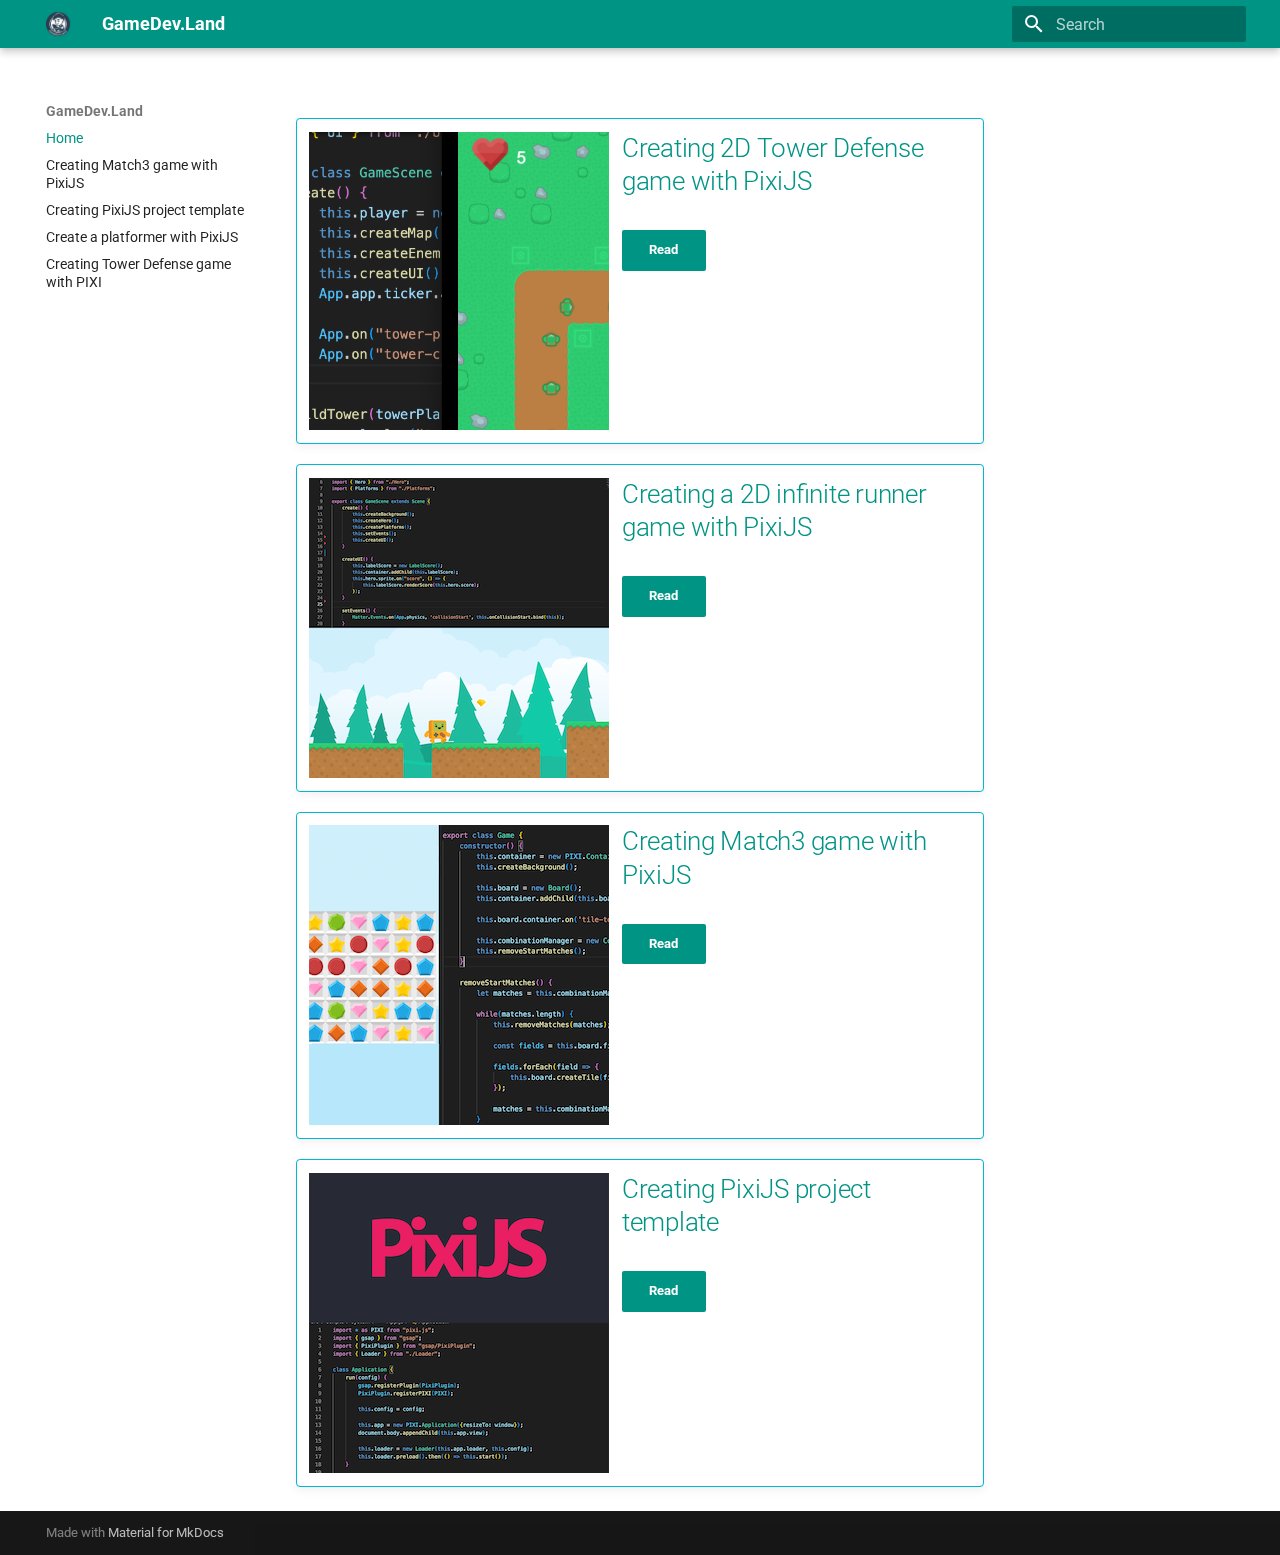
<file: index.html>
<!doctype html>
<html lang="en" class="no-js">
  <head>
    
      <meta charset="utf-8">
      <meta name="viewport" content="width=device-width,initial-scale=1">
      
      
      
      
      
        <link rel="next" href="match3/">
      
      
      <link rel="icon" href="assets/images/favicon.png">
      <meta name="generator" content="mkdocs-1.6.0, mkdocs-material-9.5.28">
    
    
      
        <title>GameDev.Land</title>
      
    
    
      <link rel="stylesheet" href="assets/stylesheets/main.6543a935.min.css">
      
        
        <link rel="stylesheet" href="assets/stylesheets/palette.06af60db.min.css">
      
      


    
    
      
    
    
      
        
        
        <link rel="preconnect" href="https://fonts.gstatic.com" crossorigin>
        <link rel="stylesheet" href="https://fonts.googleapis.com/css?family=Roboto:300,300i,400,400i,700,700i%7CRoboto+Mono:400,400i,700,700i&display=fallback">
        <style>:root{--md-text-font:"Roboto";--md-code-font:"Roboto Mono"}</style>
      
    
    
      <link rel="stylesheet" href="css/extra.css">
    
    <script>__md_scope=new URL(".",location),__md_hash=e=>[...e].reduce((e,_)=>(e<<5)-e+_.charCodeAt(0),0),__md_get=(e,_=localStorage,t=__md_scope)=>JSON.parse(_.getItem(t.pathname+"."+e)),__md_set=(e,_,t=localStorage,a=__md_scope)=>{try{t.setItem(a.pathname+"."+e,JSON.stringify(_))}catch(e){}}</script>
    
      
  


  
  

<script id="__analytics">function __md_analytics(){function n(){dataLayer.push(arguments)}window.dataLayer=window.dataLayer||[],n("js",new Date),n("config","G-9KPG9DDEYS"),document.addEventListener("DOMContentLoaded",function(){document.forms.search&&document.forms.search.query.addEventListener("blur",function(){this.value&&n("event","search",{search_term:this.value})}),document$.subscribe(function(){var a=document.forms.feedback;if(void 0!==a)for(var e of a.querySelectorAll("[type=submit]"))e.addEventListener("click",function(e){e.preventDefault();var t=document.location.pathname,e=this.getAttribute("data-md-value");n("event","feedback",{page:t,data:e}),a.firstElementChild.disabled=!0;e=a.querySelector(".md-feedback__note [data-md-value='"+e+"']");e&&(e.hidden=!1)}),a.hidden=!1}),location$.subscribe(function(e){n("config","G-9KPG9DDEYS",{page_path:e.pathname})})});var e=document.createElement("script");e.async=!0,e.src="https://www.googletagmanager.com/gtag/js?id=G-9KPG9DDEYS",document.getElementById("__analytics").insertAdjacentElement("afterEnd",e)}</script>
  
    <script>"undefined"!=typeof __md_analytics&&__md_analytics()</script>
  

    
    
    
  </head>
  
  
    
    
    
    
    
    <body dir="ltr" data-md-color-scheme="default" data-md-color-primary="teal" data-md-color-accent="indigo">
  
    
    <input class="md-toggle" data-md-toggle="drawer" type="checkbox" id="__drawer" autocomplete="off">
    <input class="md-toggle" data-md-toggle="search" type="checkbox" id="__search" autocomplete="off">
    <label class="md-overlay" for="__drawer"></label>
    <div data-md-component="skip">
      
        
        <a href="#reating-2d-tower-defense-game-with-pixijs" class="md-skip">
          Skip to content
        </a>
      
    </div>
    <div data-md-component="announce">
      
    </div>
    
    
      

  

<header class="md-header md-header--shadow" data-md-component="header">
  <nav class="md-header__inner md-grid" aria-label="Header">
    <a href="." title="GameDev.Land" class="md-header__button md-logo" aria-label="GameDev.Land" data-md-component="logo">
      
  <img src="assets/logo.png" alt="logo">

    </a>
    <label class="md-header__button md-icon" for="__drawer">
      
      <svg xmlns="http://www.w3.org/2000/svg" viewBox="0 0 24 24"><path d="M3 6h18v2H3V6m0 5h18v2H3v-2m0 5h18v2H3v-2Z"/></svg>
    </label>
    <div class="md-header__title" data-md-component="header-title">
      <div class="md-header__ellipsis">
        <div class="md-header__topic">
          <span class="md-ellipsis">
            GameDev.Land
          </span>
        </div>
        <div class="md-header__topic" data-md-component="header-topic">
          <span class="md-ellipsis">
            
              Home
            
          </span>
        </div>
      </div>
    </div>
    
      
    
    
    
    
      <label class="md-header__button md-icon" for="__search">
        
        <svg xmlns="http://www.w3.org/2000/svg" viewBox="0 0 24 24"><path d="M9.5 3A6.5 6.5 0 0 1 16 9.5c0 1.61-.59 3.09-1.56 4.23l.27.27h.79l5 5-1.5 1.5-5-5v-.79l-.27-.27A6.516 6.516 0 0 1 9.5 16 6.5 6.5 0 0 1 3 9.5 6.5 6.5 0 0 1 9.5 3m0 2C7 5 5 7 5 9.5S7 14 9.5 14 14 12 14 9.5 12 5 9.5 5Z"/></svg>
      </label>
      <div class="md-search" data-md-component="search" role="dialog">
  <label class="md-search__overlay" for="__search"></label>
  <div class="md-search__inner" role="search">
    <form class="md-search__form" name="search">
      <input type="text" class="md-search__input" name="query" aria-label="Search" placeholder="Search" autocapitalize="off" autocorrect="off" autocomplete="off" spellcheck="false" data-md-component="search-query" required>
      <label class="md-search__icon md-icon" for="__search">
        
        <svg xmlns="http://www.w3.org/2000/svg" viewBox="0 0 24 24"><path d="M9.5 3A6.5 6.5 0 0 1 16 9.5c0 1.61-.59 3.09-1.56 4.23l.27.27h.79l5 5-1.5 1.5-5-5v-.79l-.27-.27A6.516 6.516 0 0 1 9.5 16 6.5 6.5 0 0 1 3 9.5 6.5 6.5 0 0 1 9.5 3m0 2C7 5 5 7 5 9.5S7 14 9.5 14 14 12 14 9.5 12 5 9.5 5Z"/></svg>
        
        <svg xmlns="http://www.w3.org/2000/svg" viewBox="0 0 24 24"><path d="M20 11v2H8l5.5 5.5-1.42 1.42L4.16 12l7.92-7.92L13.5 5.5 8 11h12Z"/></svg>
      </label>
      <nav class="md-search__options" aria-label="Search">
        
        <button type="reset" class="md-search__icon md-icon" title="Clear" aria-label="Clear" tabindex="-1">
          
          <svg xmlns="http://www.w3.org/2000/svg" viewBox="0 0 24 24"><path d="M19 6.41 17.59 5 12 10.59 6.41 5 5 6.41 10.59 12 5 17.59 6.41 19 12 13.41 17.59 19 19 17.59 13.41 12 19 6.41Z"/></svg>
        </button>
      </nav>
      
    </form>
    <div class="md-search__output">
      <div class="md-search__scrollwrap" tabindex="0" data-md-scrollfix>
        <div class="md-search-result" data-md-component="search-result">
          <div class="md-search-result__meta">
            Initializing search
          </div>
          <ol class="md-search-result__list" role="presentation"></ol>
        </div>
      </div>
    </div>
  </div>
</div>
    
    
  </nav>
  
</header>
    
    <div class="md-container" data-md-component="container">
      
      
        
          
        
      
      <main class="md-main" data-md-component="main">
        <div class="md-main__inner md-grid">
          
            
              
              <div class="md-sidebar md-sidebar--primary" data-md-component="sidebar" data-md-type="navigation" >
                <div class="md-sidebar__scrollwrap">
                  <div class="md-sidebar__inner">
                    



<nav class="md-nav md-nav--primary" aria-label="Navigation" data-md-level="0">
  <label class="md-nav__title" for="__drawer">
    <a href="." title="GameDev.Land" class="md-nav__button md-logo" aria-label="GameDev.Land" data-md-component="logo">
      
  <img src="assets/logo.png" alt="logo">

    </a>
    GameDev.Land
  </label>
  
  <ul class="md-nav__list" data-md-scrollfix>
    
      
      
  
  
    
  
  
  
    <li class="md-nav__item md-nav__item--active">
      
      <input class="md-nav__toggle md-toggle" type="checkbox" id="__toc">
      
      
        
      
      
      <a href="." class="md-nav__link md-nav__link--active">
        
  
  <span class="md-ellipsis">
    Home
  </span>
  

      </a>
      
    </li>
  

    
      
      
  
  
  
  
    <li class="md-nav__item">
      <a href="match3/" class="md-nav__link">
        
  
  <span class="md-ellipsis">
    Сreating Match3 game with PixiJS
  </span>
  

      </a>
    </li>
  

    
      
      
  
  
  
  
    <li class="md-nav__item">
      <a href="pixi_project_template/" class="md-nav__link">
        
  
  <span class="md-ellipsis">
    Сreating PixiJS project template
  </span>
  

      </a>
    </li>
  

    
      
      
  
  
  
  
    <li class="md-nav__item">
      <a href="runner/" class="md-nav__link">
        
  
  <span class="md-ellipsis">
    Create a platformer with PixiJS
  </span>
  

      </a>
    </li>
  

    
      
      
  
  
  
  
    <li class="md-nav__item">
      <a href="tower-defense/" class="md-nav__link">
        
  
  <span class="md-ellipsis">
    Сreating Tower Defense game with PIXI
  </span>
  

      </a>
    </li>
  

    
  </ul>
</nav>
                  </div>
                </div>
              </div>
            
            
              
              <div class="md-sidebar md-sidebar--secondary" data-md-component="sidebar" data-md-type="toc" >
                <div class="md-sidebar__scrollwrap">
                  <div class="md-sidebar__inner">
                    

<nav class="md-nav md-nav--secondary" aria-label="Table of contents">
  
  
  
    
  
  
</nav>
                  </div>
                </div>
              </div>
            
          
          
            <div class="md-content" data-md-component="content">
              <article class="md-content__inner md-typeset">
                
                  


<p><a href="tower-defense"></p>
<div class="admonition info">
<p><img align="left" alt="Сreating 2D Tower Defense game with PixiJS" src="/assets/tower-defense.png" width="300" /></p>
<h1 id="reating-2d-tower-defense-game-with-pixijs"><a href="/tower-defense">Сreating 2D Tower Defense game with PixiJS</a></h1>
<p><a class="md-button md-button--primary" href="/tower-defense">Read</a></p>
</div>
<p></a></p>
<p><a href="pixi_project_template"></p>
<div class="admonition info">
<p><img align="left" alt="Creating a 2D infinite runner game with PixiJS" src="/assets/runner.png" width="300" /></p>
<h1 id="creating-a-2d-infinite-runner-game-with-pixijs"><a href="/runner">Creating a 2D infinite runner game with PixiJS</a></h1>
<p><a class="md-button md-button--primary" href="/runner">Read</a></p>
</div>
<p></a></p>
<p><a href="pixi_project_template"></p>
<div class="admonition info">
<p><img align="left" alt="Сreating Match3 game with PixiJS" src="/assets/match3.png" width="300" /></p>
<h1 id="reating-match3-game-with-pixijs"><a href="/match3">Сreating Match3 game with PixiJS</a></h1>
<p><a class="md-button md-button--primary" href="/match3">Read</a></p>
</div>
<p></a></p>
<p><a href="pixi_project_template"></p>
<div class="admonition info">
<p><img align="left" alt="Сreating PixiJS project template" src="/assets/pixi_project_template.png" width="300" /></p>
<h1 id="reating-pixijs-project-template"><a href="/pixi_project_template">Сreating PixiJS project template</a></h1>
<p><a class="md-button md-button--primary" href="/pixi_project_template">Read</a></p>
</div>
<p></a></p>









  




                
              </article>
            </div>
          
          
<script>var target=document.getElementById(location.hash.slice(1));target&&target.name&&(target.checked=target.name.startsWith("__tabbed_"))</script>
        </div>
        
      </main>
      
        <footer class="md-footer">
  
  <div class="md-footer-meta md-typeset">
    <div class="md-footer-meta__inner md-grid">
      <div class="md-copyright">
  
  
    Made with
    <a href="https://squidfunk.github.io/mkdocs-material/" target="_blank" rel="noopener">
      Material for MkDocs
    </a>
  
</div>
      
    </div>
  </div>
</footer>
      
    </div>
    <div class="md-dialog" data-md-component="dialog">
      <div class="md-dialog__inner md-typeset"></div>
    </div>
    
    
    <script id="__config" type="application/json">{"base": ".", "features": [], "search": "assets/javascripts/workers/search.b8dbb3d2.min.js", "translations": {"clipboard.copied": "Copied to clipboard", "clipboard.copy": "Copy to clipboard", "search.result.more.one": "1 more on this page", "search.result.more.other": "# more on this page", "search.result.none": "No matching documents", "search.result.one": "1 matching document", "search.result.other": "# matching documents", "search.result.placeholder": "Type to start searching", "search.result.term.missing": "Missing", "select.version": "Select version"}}</script>
    
    
      <script src="assets/javascripts/bundle.fe8b6f2b.min.js"></script>
      
    
  </body>
</html>
</file>
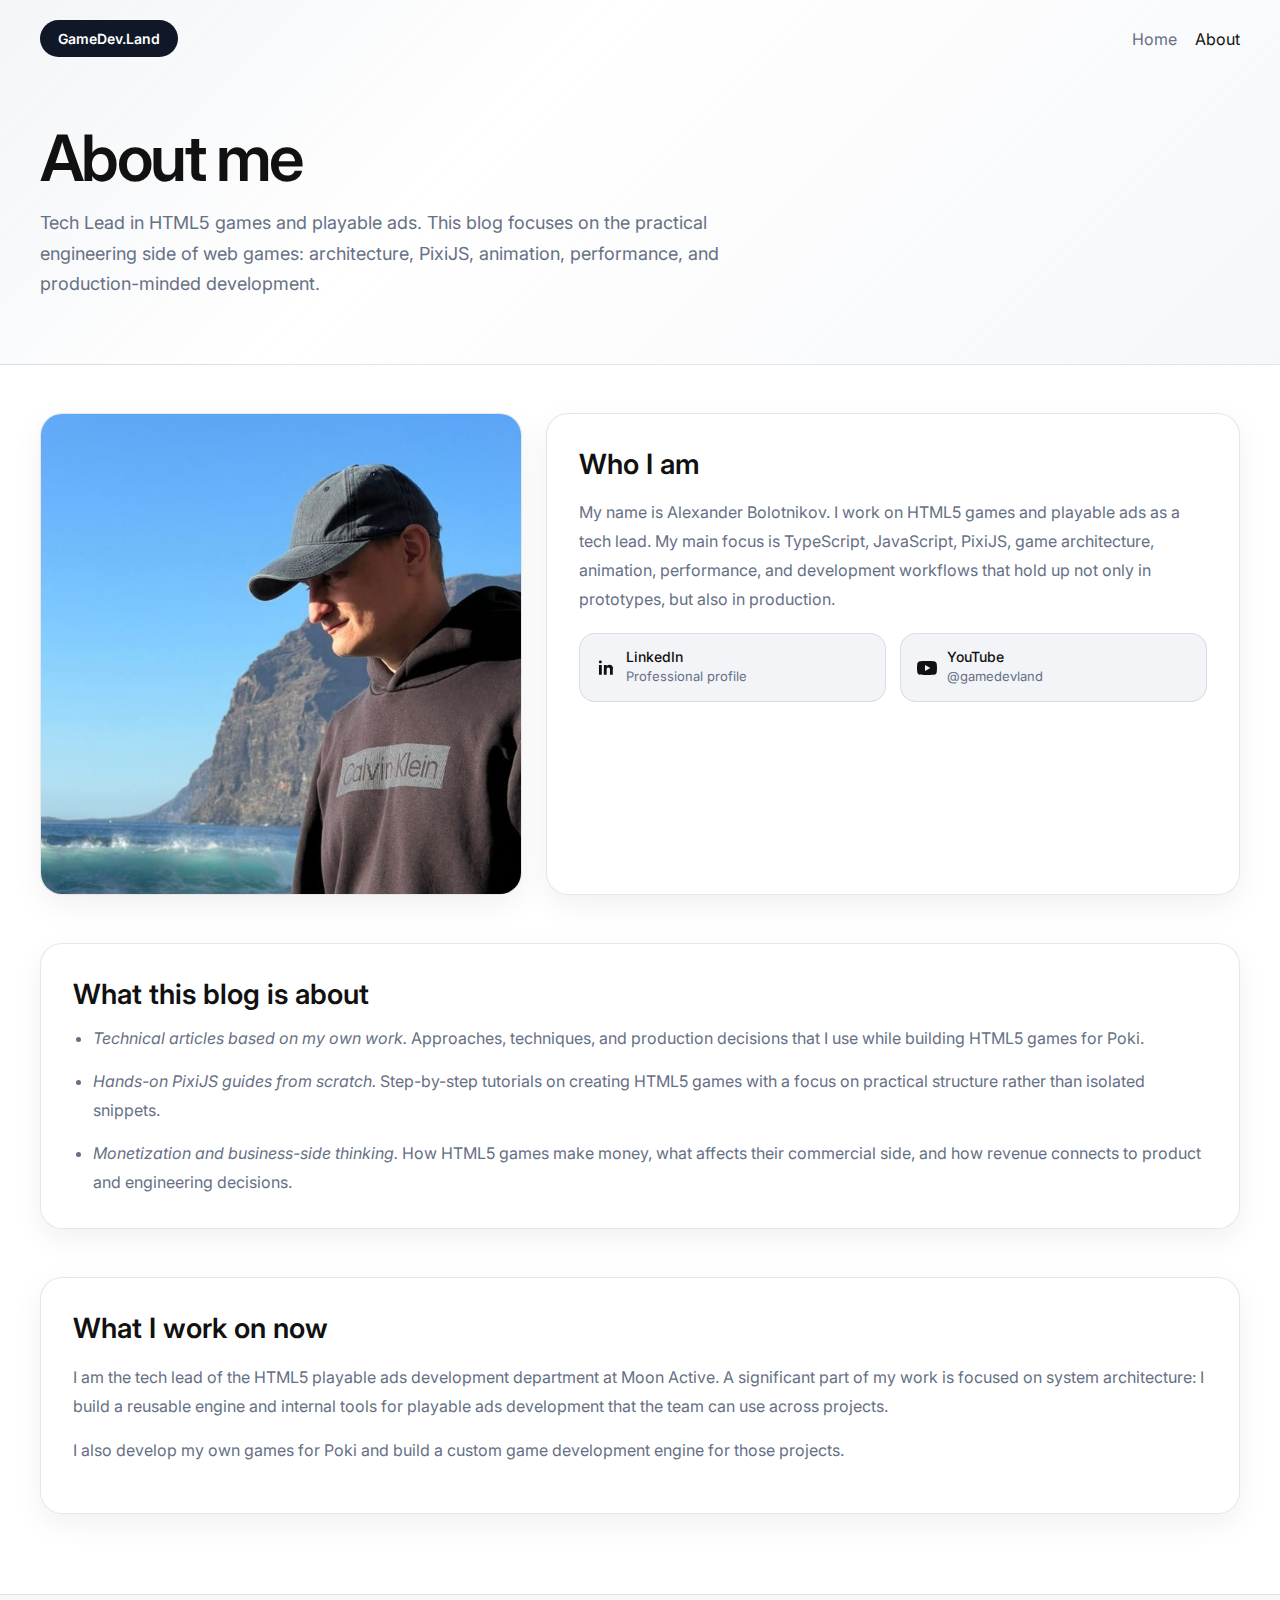
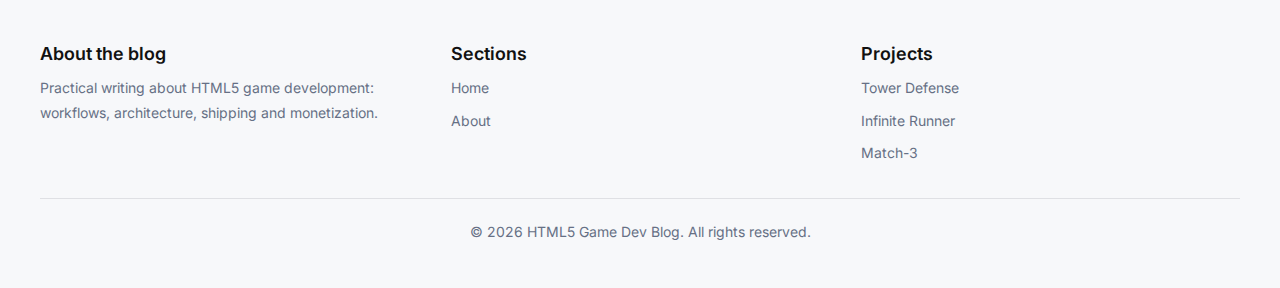
<file: about/index.html>
<!DOCTYPE html><html lang="en"> <head><meta charset="UTF-8"><meta name="viewport" content="width=device-width, initial-scale=1"><link rel="preconnect" href="https://fonts.googleapis.com"><link rel="preconnect" href="https://fonts.gstatic.com" crossorigin><link href="https://fonts.googleapis.com/css2?family=Inter:wght@400;500;600&display=swap" rel="stylesheet"><link rel="icon" type="image/svg+xml" href="/favicon.svg"><link rel="icon" href="/favicon.ico"><meta name="generator" content="Astro v6.1.6"><meta name="description" content="About Alexander Bolotnikov: HTML5 game development, playable ads, PixiJS, architecture, animation, performance, and a production-focused engineering approach."><title>About — Alexander Bolotnikov | HTML5 Game Dev Blog</title><link rel="stylesheet" href="/_astro/Layout.BisltLvx.css"></head> <body>  <header class="site-header"> <div class="container"> <nav class="top-nav"> <a class="brand-pill" href="/">GameDev.Land</a> <div class="top-nav__links"> <a class="top-nav__link" href="/">Home</a> <a class="top-nav__link is-active" href="/about">About</a> </div> </nav> <div class="hero-block"> <div class="hero-block__inner"> <h1>About me</h1> <p>Tech Lead in HTML5 games and playable ads. This blog focuses on the practical engineering side of web games: architecture, PixiJS, animation, performance, and production-minded development.</p> </div> </div> </div> </header> <main class="page-main"> <section class="container about-intro-grid page-section"> <div class="page-card about-portrait-card"> <img src="/ava2.jpg" alt="Alexander Bolotnikov" loading="eager"> </div> <div class="page-card"> <h2>Who I am</h2> <p>
My name is Alexander Bolotnikov. I work on HTML5 games and playable ads as a tech lead. My main focus is TypeScript, JavaScript, PixiJS, game architecture,
					animation, performance, and development workflows that hold up not only in prototypes, but
					also in production.
</p> <div class="contact-links"> <a class="social-link" href="https://www.linkedin.com/in/alexander-bolotnikov-html5/" target="_blank" rel="noreferrer" aria-label="Alexander Bolotnikov on LinkedIn"> <svg viewBox="0 0 24 24" aria-hidden="true"> <path fill="currentColor" d="M6.94 8.5H3.56V20h3.38V8.5ZM5.25 3C4.17 3 3.5 3.72 3.5 4.66c0 .92.65 1.66 1.71 1.66h.02c1.1 0 1.77-.74 1.77-1.66C6.98 3.72 6.35 3 5.25 3ZM20.5 13.04c0-3.47-1.85-5.08-4.31-5.08-1.99 0-2.88 1.09-3.38 1.86V8.5H9.44c.04.88 0 11.5 0 11.5h3.37v-6.42c0-.34.03-.68.13-.92.27-.68.89-1.39 1.93-1.39 1.36 0 1.9 1.04 1.9 2.56V20h3.38v-6.96Z"></path> </svg> <span class="social-link__content"> <span class="social-link__title">LinkedIn</span> <span class="social-link__meta">Professional profile</span> </span> </a> <a class="social-link" href="https://www.youtube.com/@gamedevland" target="_blank" rel="noreferrer" aria-label="GameDevLand on YouTube"> <svg viewBox="0 0 24 24" aria-hidden="true"> <path fill="currentColor" d="M23.5 6.2a3 3 0 0 0-2.1-2.12C19.53 3.5 12 3.5 12 3.5s-7.53 0-9.4.58A3 3 0 0 0 .5 6.2 31.2 31.2 0 0 0 0 12a31.2 31.2 0 0 0 .5 5.8 3 3 0 0 0 2.1 2.12c1.87.58 9.4.58 9.4.58s7.53 0 9.4-.58a3 3 0 0 0 2.1-2.12A31.2 31.2 0 0 0 24 12a31.2 31.2 0 0 0-.5-5.8ZM9.6 15.7V8.3l6.4 3.7-6.4 3.7Z"></path> </svg> <span class="social-link__content"> <span class="social-link__title">YouTube</span> <span class="social-link__meta">@gamedevland</span> </span> </a> </div> </div> </section> <section class="container page-section"> <div class="page-card"> <h2>What this blog is about</h2> <ul class="about-list"> <li> <i>Technical articles based on my own work.</i> Approaches, techniques, and
						production decisions that I use while building HTML5 games for Poki.
</li> <li> <i>Hands-on PixiJS guides from scratch.</i> Step-by-step tutorials on creating
						HTML5 games with a focus on practical structure rather than isolated snippets.
</li> <li> <i>Monetization and business-side thinking.</i> How HTML5 games make money,
						what affects their commercial side, and how revenue connects to product and engineering
						decisions.
</li> </ul> </div> </section> <section class="container page-section"> <div class="page-card"> <h2>What I work on now</h2> <p>
I am the tech lead of the HTML5 playable ads development department at Moon Active. A
					significant part of my work is focused on system architecture: I build a reusable engine
					and internal tools for playable ads development that the team can use across projects.
</p> <p>
I also develop my own games for Poki and build a custom game development engine
					for those projects.
</p> </div> </section> </main> <footer class="site-footer"> <div class="container footer-card"> <div class="footer-grid"> <div> <h4>About the blog</h4> <p>
Practical writing about HTML5 game development: workflows, architecture, shipping and monetization.
</p> </div> <div> <h4>Sections</h4> <ul> <li><a href="/">Home</a></li> <li><a href="/about">About</a></li> </ul> </div> <div> <h4>Projects</h4> <ul> <li><a href="/articles/tower-defense">Tower Defense</a></li> <li><a href="/articles/runner">Infinite Runner</a></li> <li><a href="/articles/match3">Match-3</a></li> </ul> </div> </div> <div class="footer-bottom"> <p>© 2026 HTML5 Game Dev Blog. All rights reserved.</p> </div> </div> </footer>  </body></html>
</file>
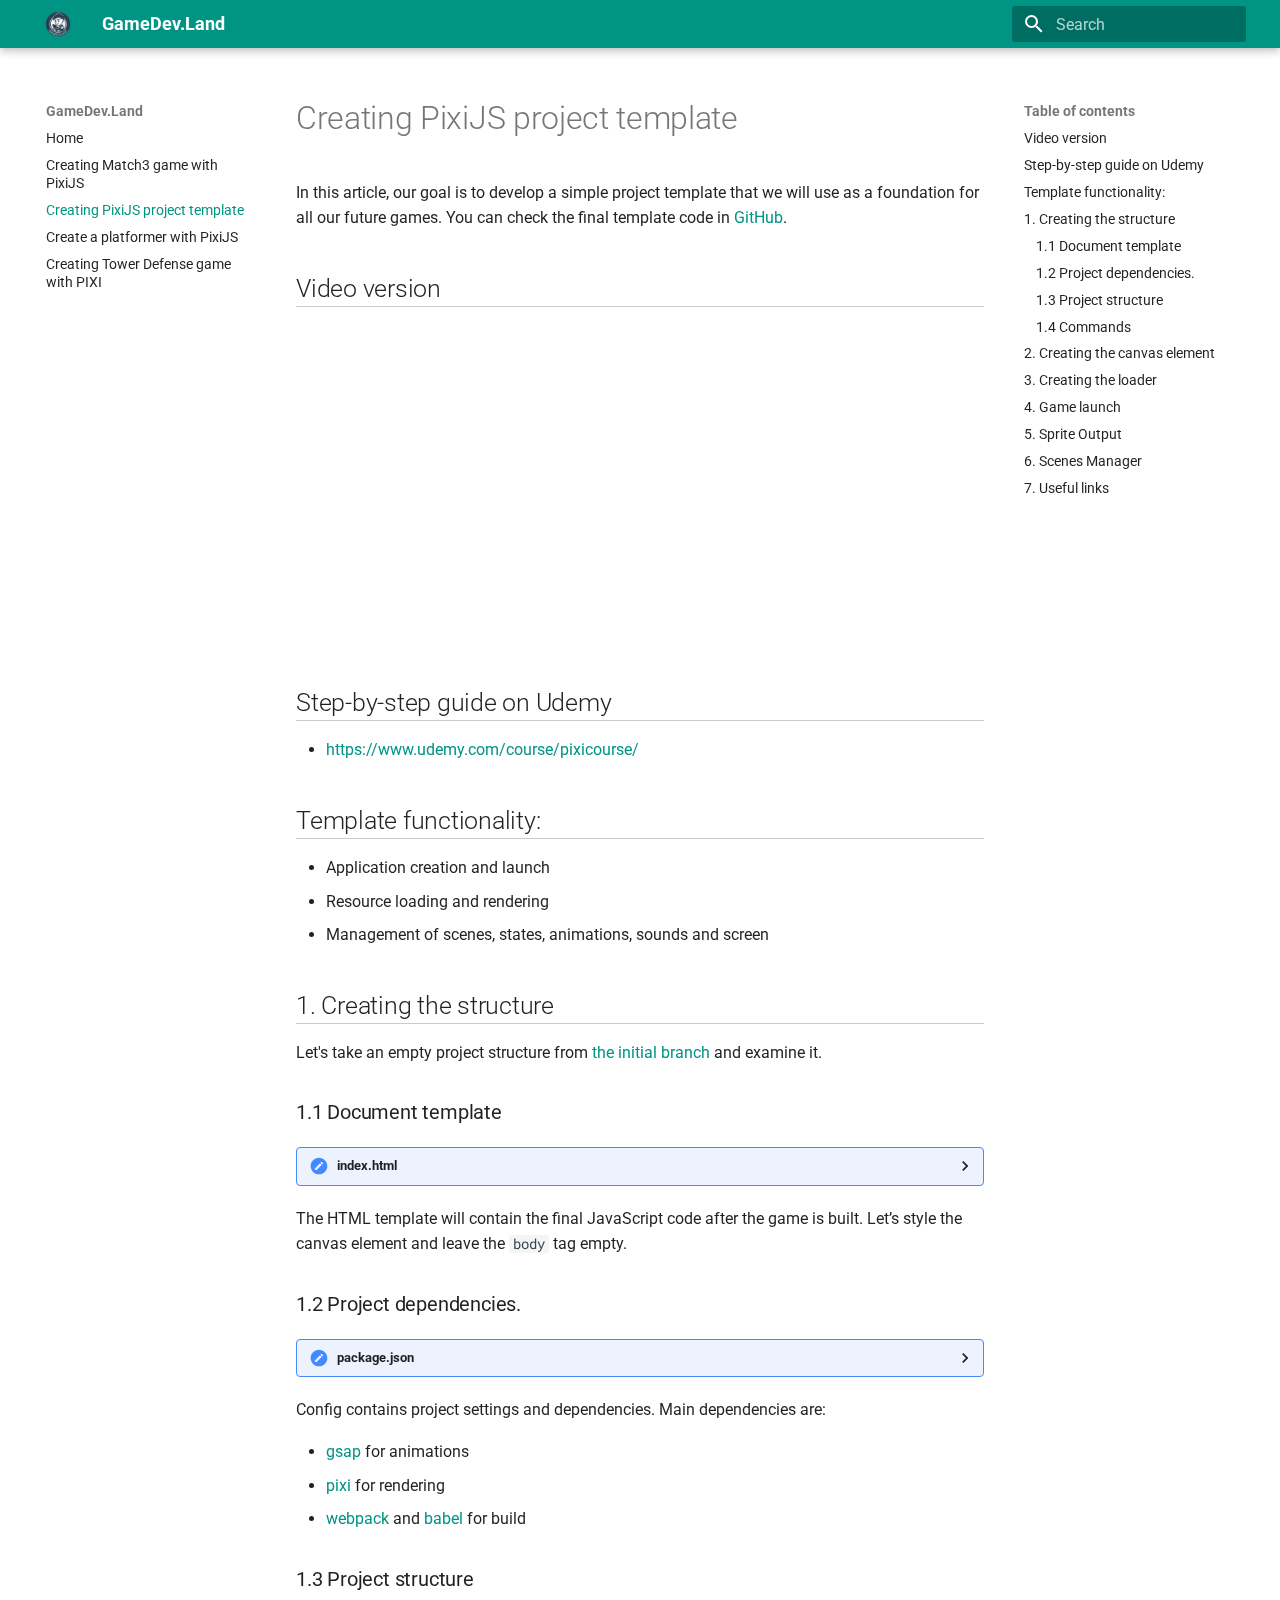
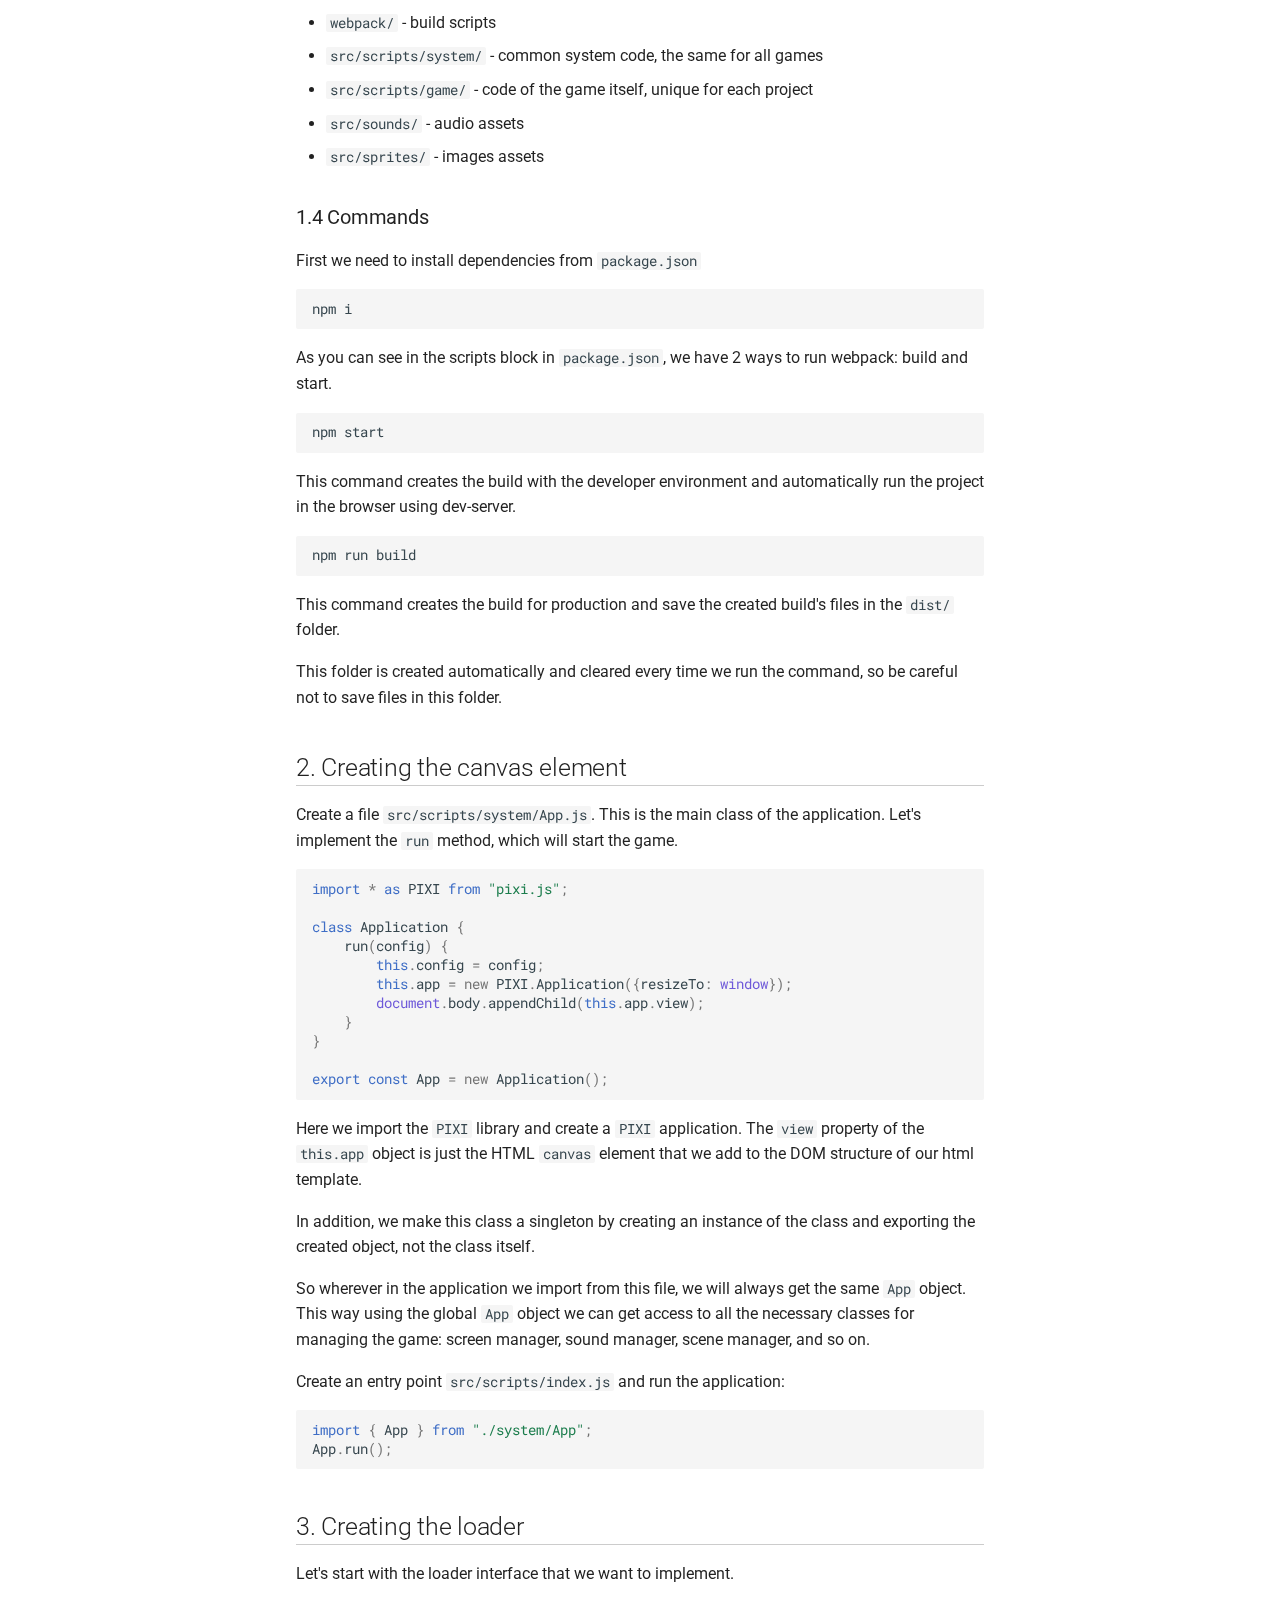
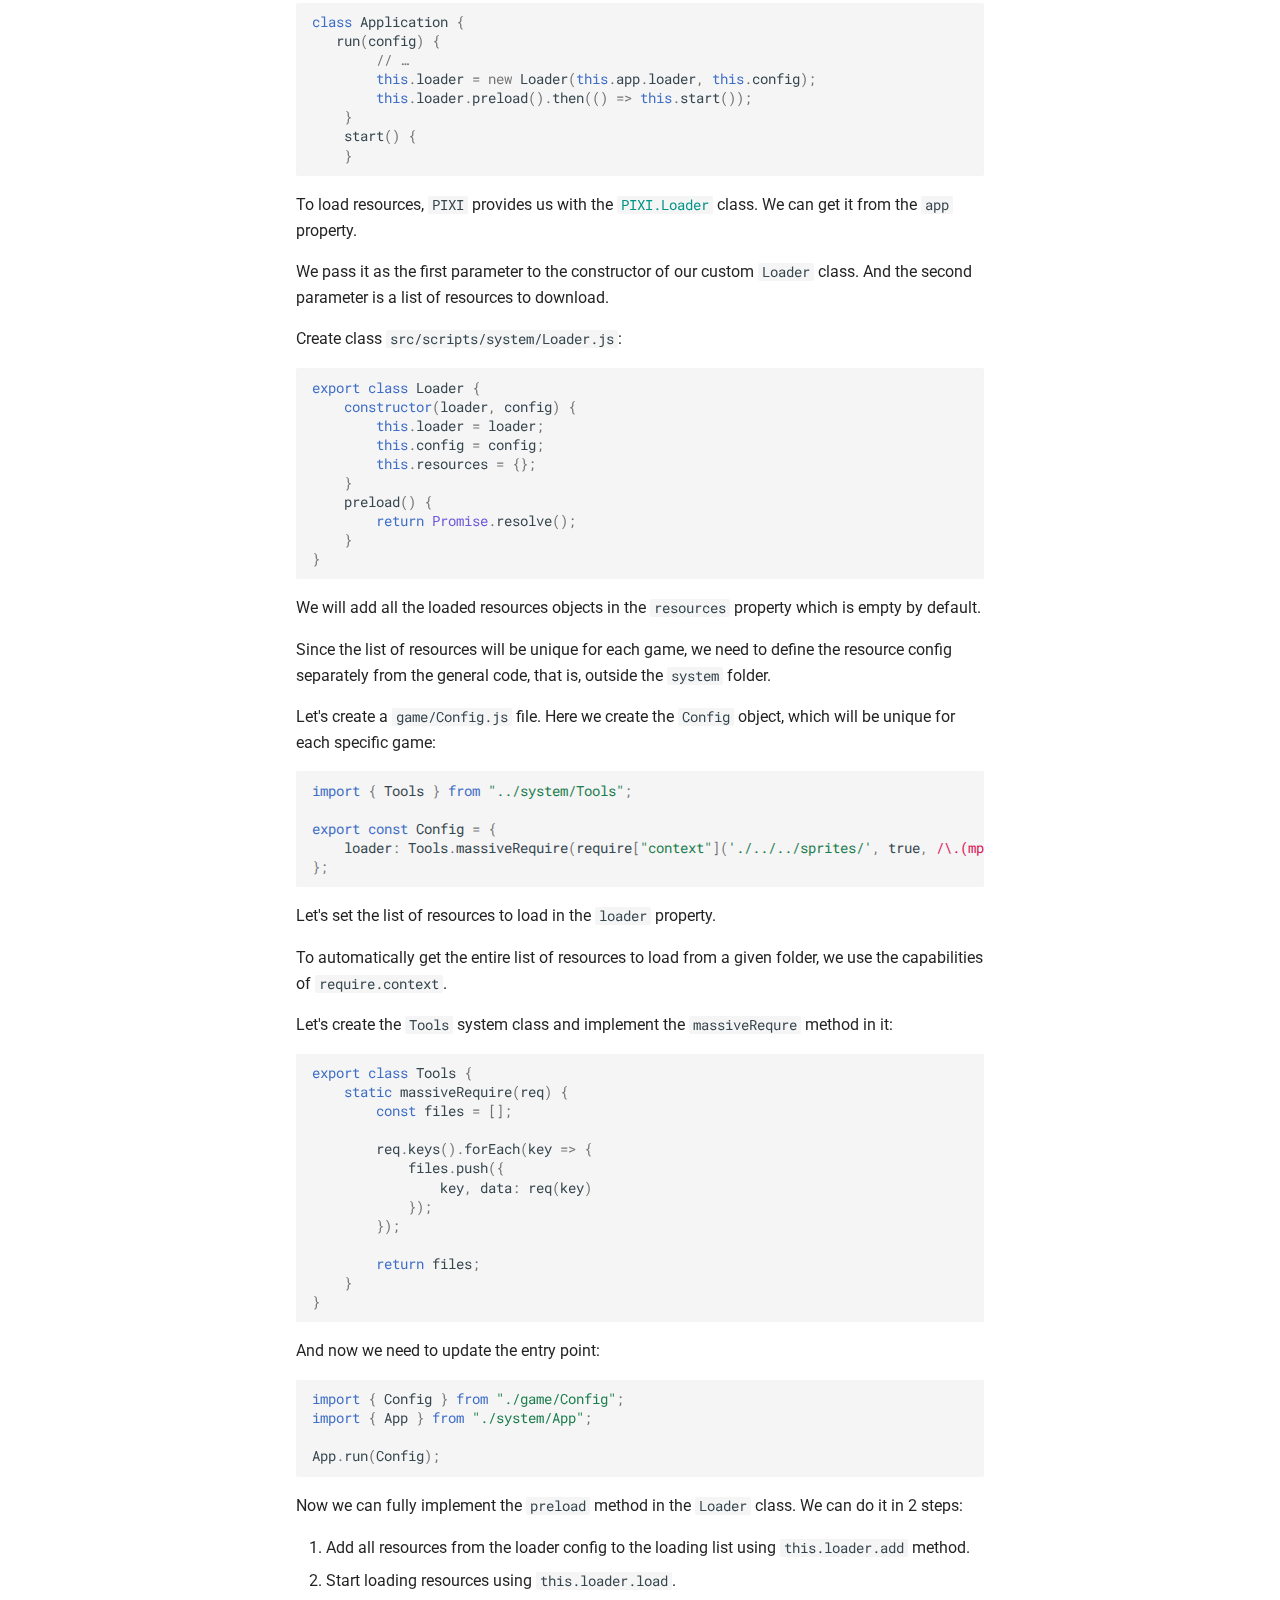
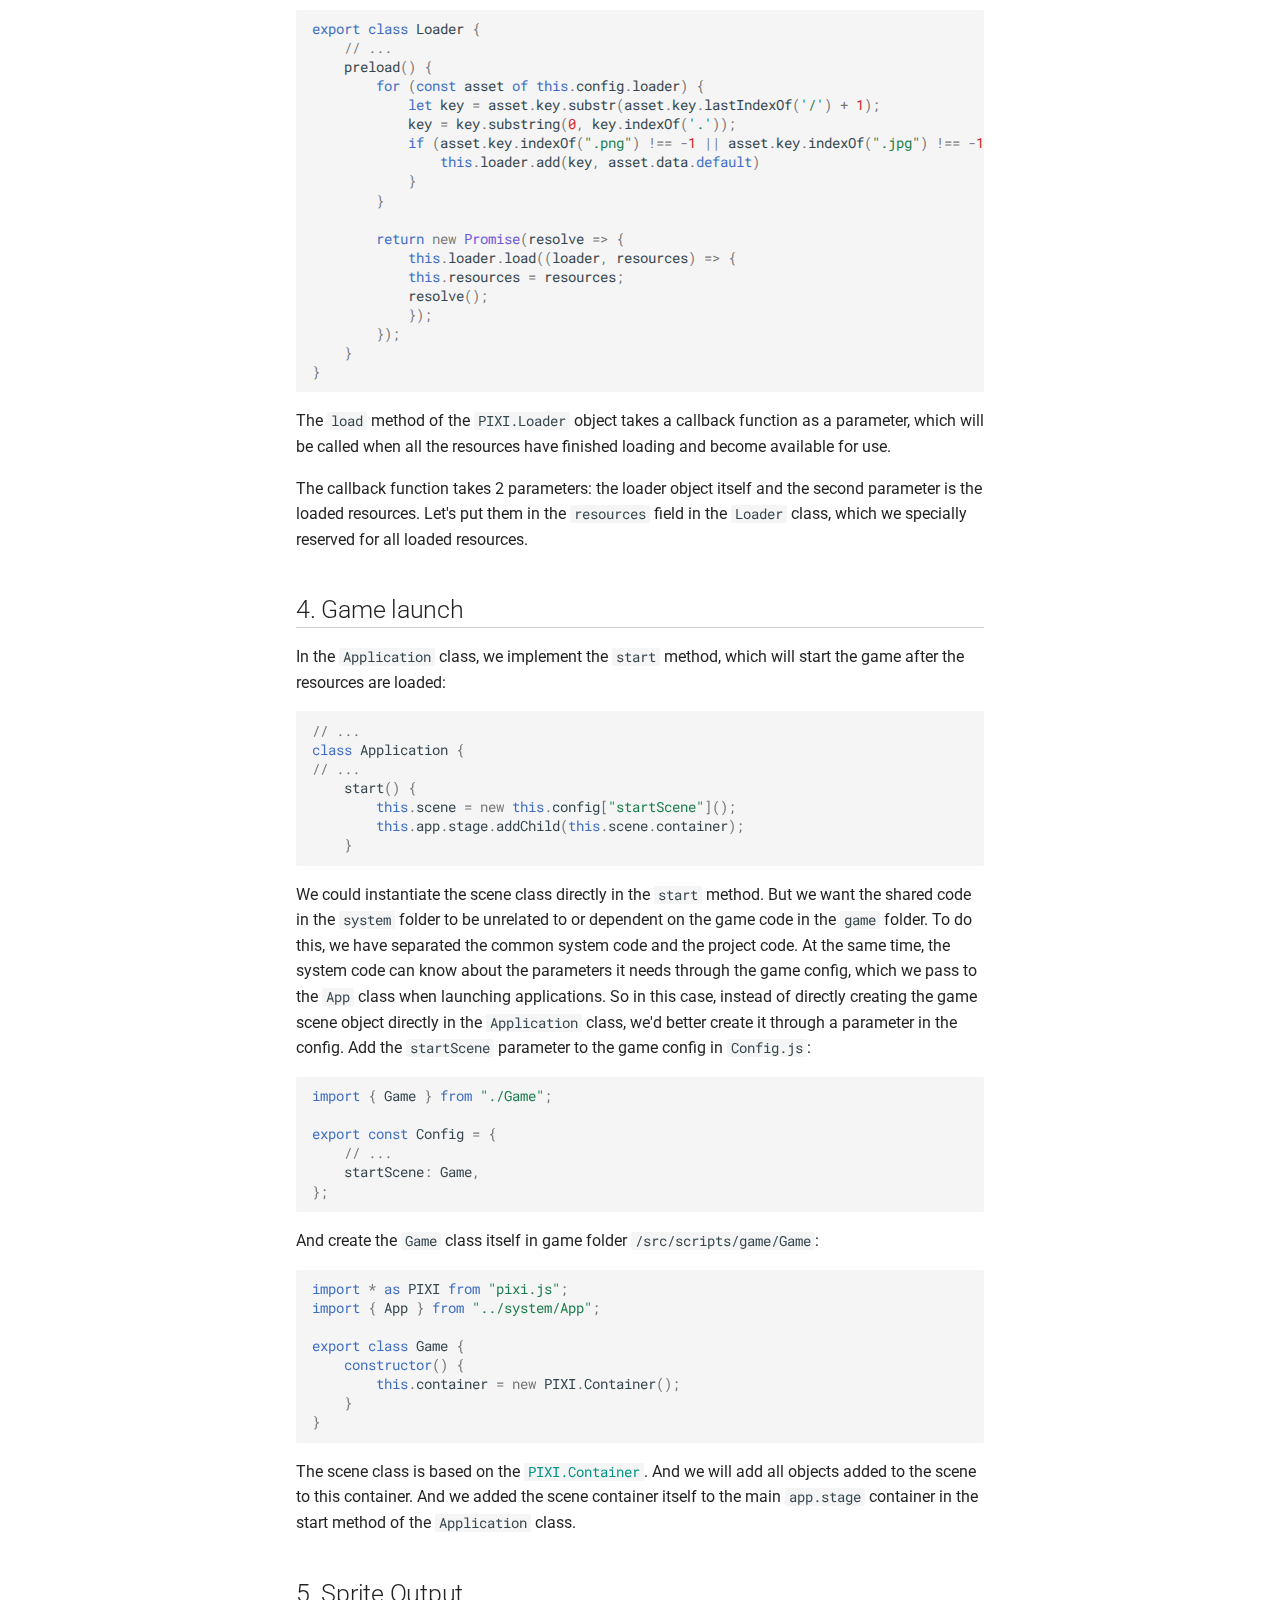
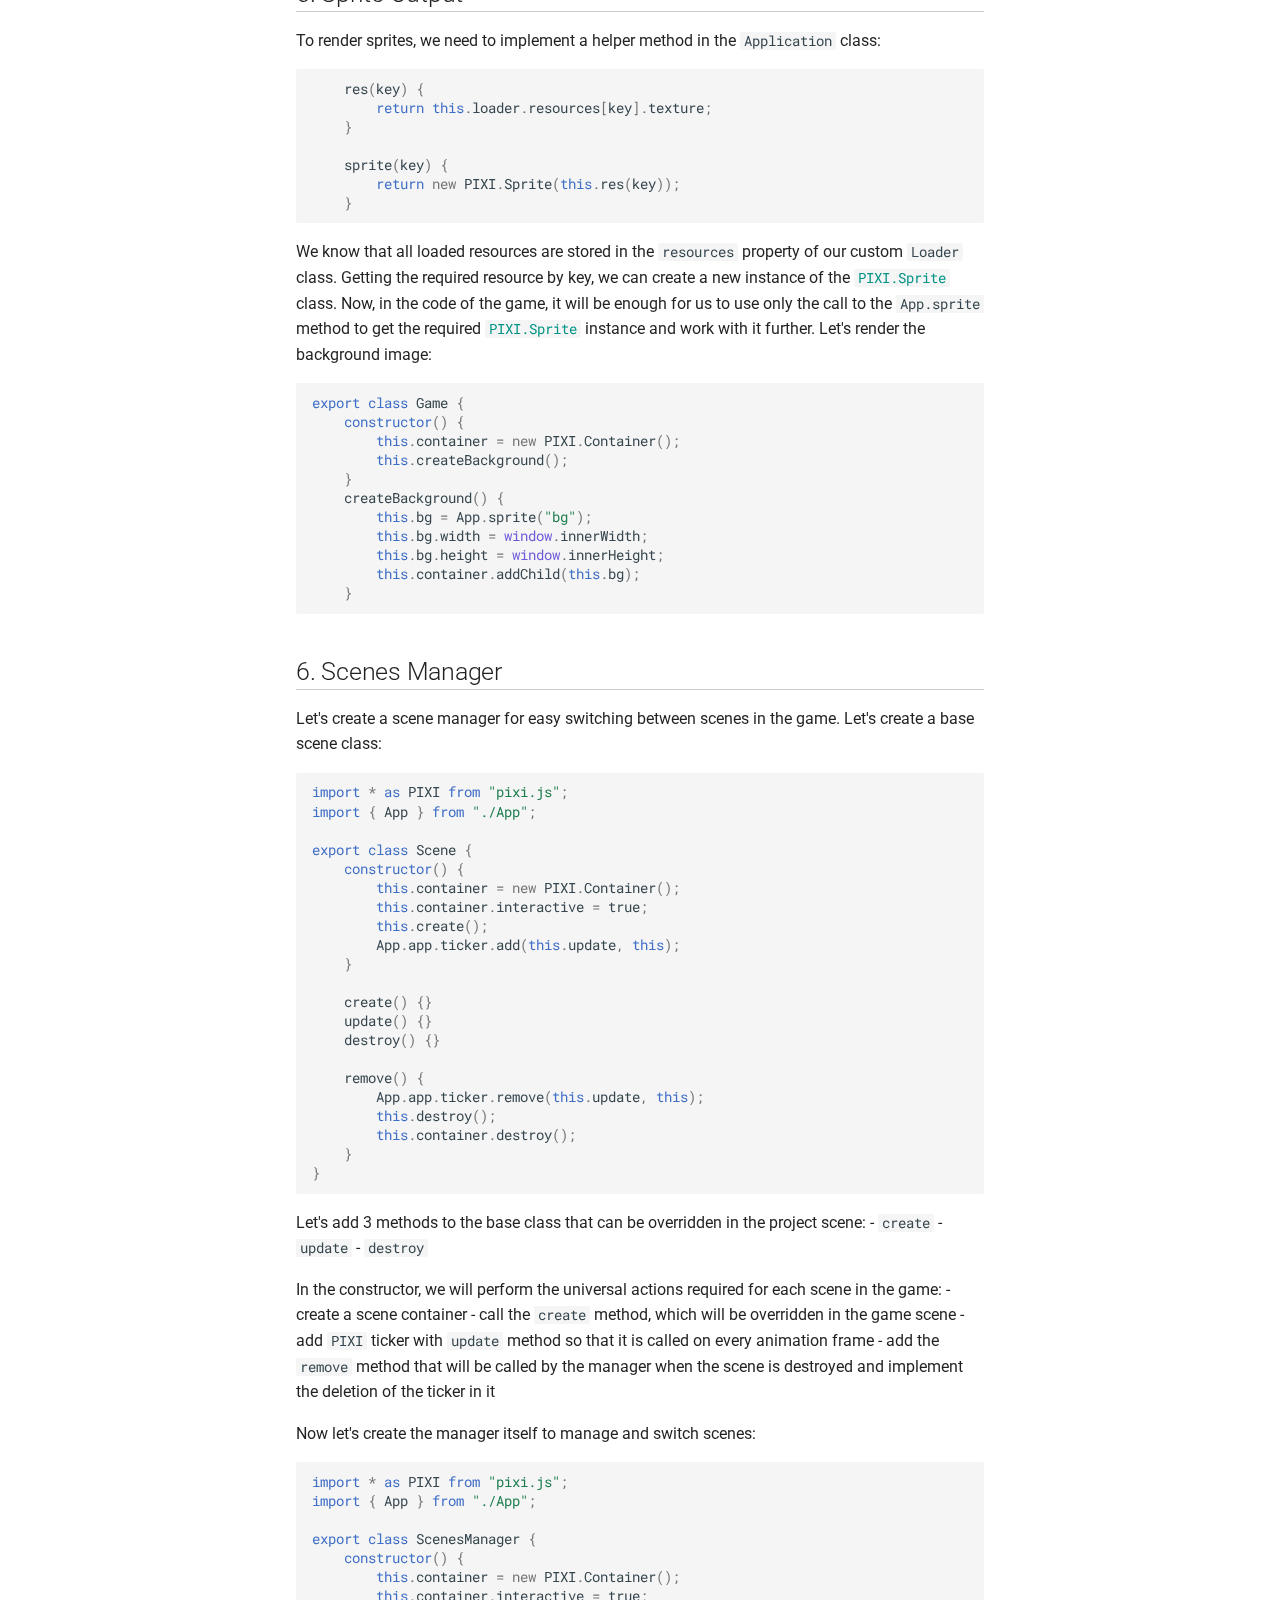
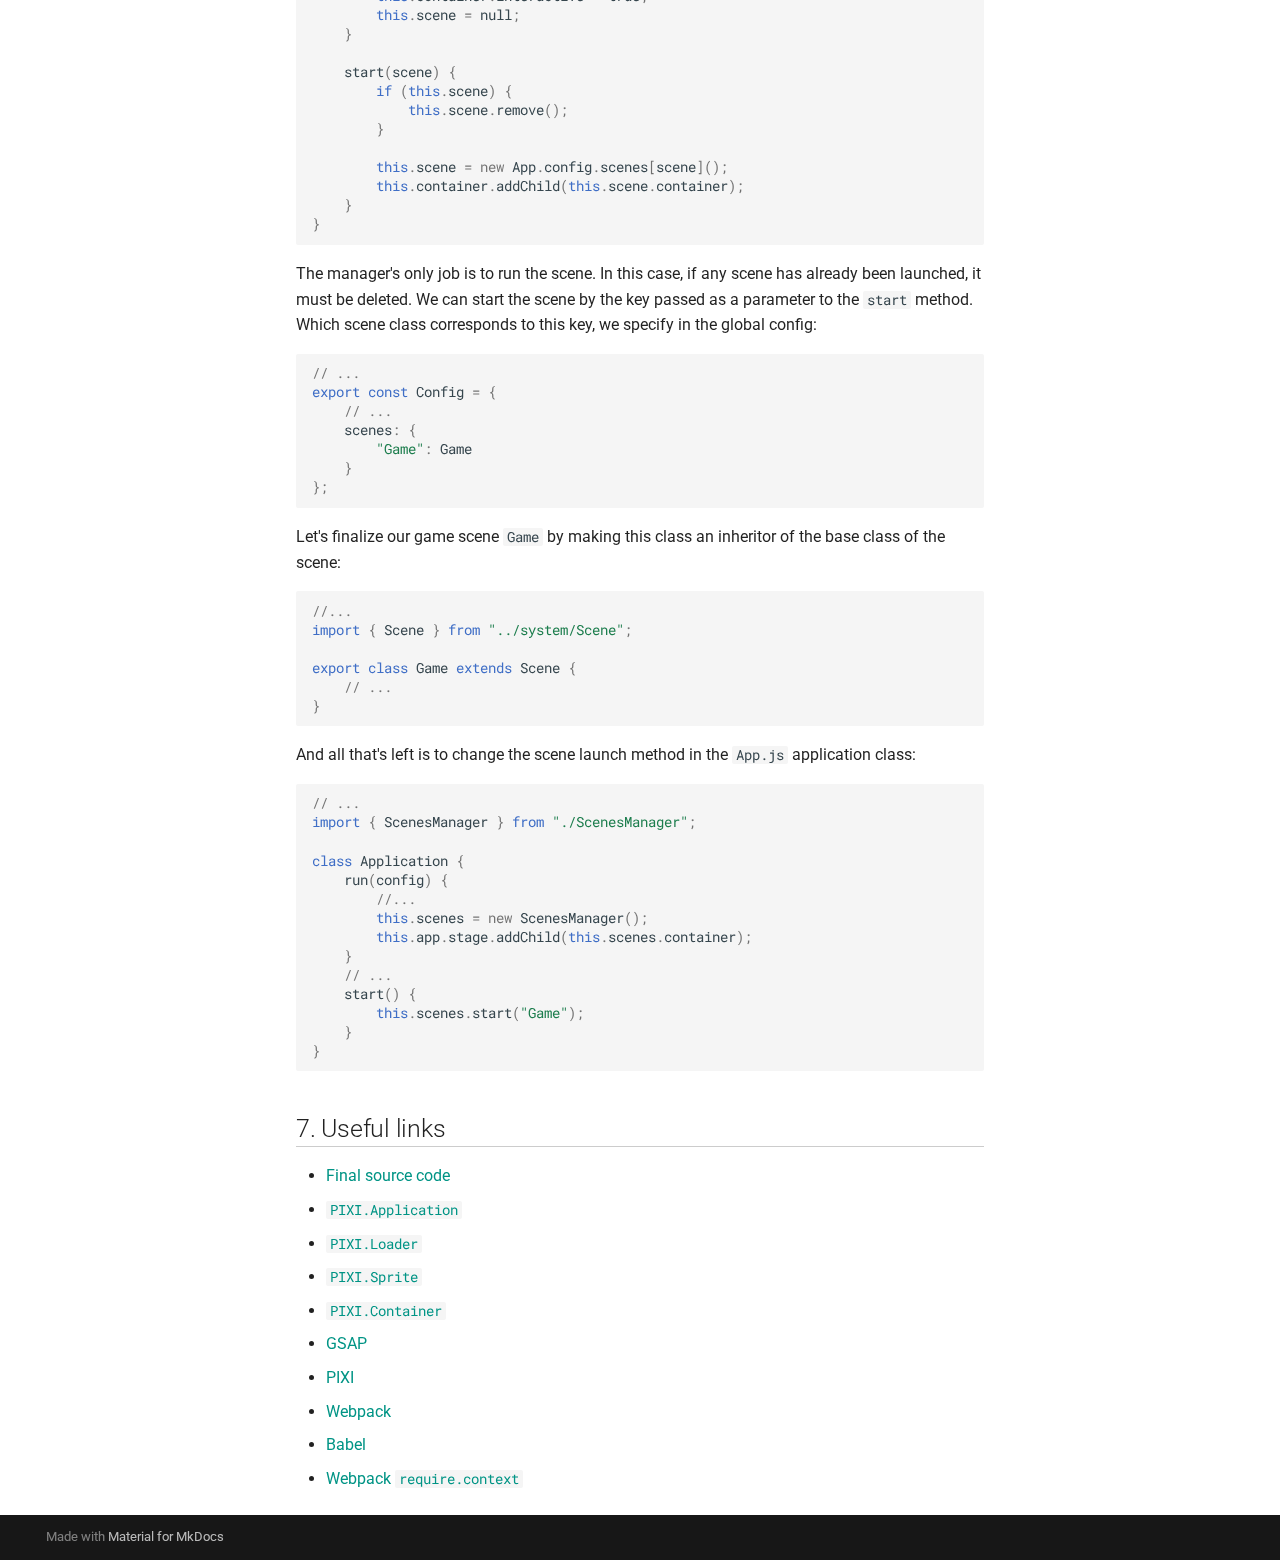
<file: pixi_project_template/index.html>
<!doctype html>
<html lang="en" class="no-js">
  <head>
    
      <meta charset="utf-8">
      <meta name="viewport" content="width=device-width,initial-scale=1">
      
      
      
      
        <link rel="prev" href="../match3/">
      
      
        <link rel="next" href="../runner/">
      
      
      <link rel="icon" href="../assets/images/favicon.png">
      <meta name="generator" content="mkdocs-1.6.0, mkdocs-material-9.5.28">
    
    
      
        <title>Сreating PixiJS project template - GameDev.Land</title>
      
    
    
      <link rel="stylesheet" href="../assets/stylesheets/main.6543a935.min.css">
      
        
        <link rel="stylesheet" href="../assets/stylesheets/palette.06af60db.min.css">
      
      


    
    
      
    
    
      
        
        
        <link rel="preconnect" href="https://fonts.gstatic.com" crossorigin>
        <link rel="stylesheet" href="https://fonts.googleapis.com/css?family=Roboto:300,300i,400,400i,700,700i%7CRoboto+Mono:400,400i,700,700i&display=fallback">
        <style>:root{--md-text-font:"Roboto";--md-code-font:"Roboto Mono"}</style>
      
    
    
      <link rel="stylesheet" href="../css/extra.css">
    
    <script>__md_scope=new URL("..",location),__md_hash=e=>[...e].reduce((e,_)=>(e<<5)-e+_.charCodeAt(0),0),__md_get=(e,_=localStorage,t=__md_scope)=>JSON.parse(_.getItem(t.pathname+"."+e)),__md_set=(e,_,t=localStorage,a=__md_scope)=>{try{t.setItem(a.pathname+"."+e,JSON.stringify(_))}catch(e){}}</script>
    
      
  


  
  

<script id="__analytics">function __md_analytics(){function n(){dataLayer.push(arguments)}window.dataLayer=window.dataLayer||[],n("js",new Date),n("config","G-9KPG9DDEYS"),document.addEventListener("DOMContentLoaded",function(){document.forms.search&&document.forms.search.query.addEventListener("blur",function(){this.value&&n("event","search",{search_term:this.value})}),document$.subscribe(function(){var a=document.forms.feedback;if(void 0!==a)for(var e of a.querySelectorAll("[type=submit]"))e.addEventListener("click",function(e){e.preventDefault();var t=document.location.pathname,e=this.getAttribute("data-md-value");n("event","feedback",{page:t,data:e}),a.firstElementChild.disabled=!0;e=a.querySelector(".md-feedback__note [data-md-value='"+e+"']");e&&(e.hidden=!1)}),a.hidden=!1}),location$.subscribe(function(e){n("config","G-9KPG9DDEYS",{page_path:e.pathname})})});var e=document.createElement("script");e.async=!0,e.src="https://www.googletagmanager.com/gtag/js?id=G-9KPG9DDEYS",document.getElementById("__analytics").insertAdjacentElement("afterEnd",e)}</script>
  
    <script>"undefined"!=typeof __md_analytics&&__md_analytics()</script>
  

    
    
    
  </head>
  
  
    
    
    
    
    
    <body dir="ltr" data-md-color-scheme="default" data-md-color-primary="teal" data-md-color-accent="indigo">
  
    
    <input class="md-toggle" data-md-toggle="drawer" type="checkbox" id="__drawer" autocomplete="off">
    <input class="md-toggle" data-md-toggle="search" type="checkbox" id="__search" autocomplete="off">
    <label class="md-overlay" for="__drawer"></label>
    <div data-md-component="skip">
      
        
        <a href="#reating-pixijs-project-template" class="md-skip">
          Skip to content
        </a>
      
    </div>
    <div data-md-component="announce">
      
    </div>
    
    
      

  

<header class="md-header md-header--shadow" data-md-component="header">
  <nav class="md-header__inner md-grid" aria-label="Header">
    <a href=".." title="GameDev.Land" class="md-header__button md-logo" aria-label="GameDev.Land" data-md-component="logo">
      
  <img src="../assets/logo.png" alt="logo">

    </a>
    <label class="md-header__button md-icon" for="__drawer">
      
      <svg xmlns="http://www.w3.org/2000/svg" viewBox="0 0 24 24"><path d="M3 6h18v2H3V6m0 5h18v2H3v-2m0 5h18v2H3v-2Z"/></svg>
    </label>
    <div class="md-header__title" data-md-component="header-title">
      <div class="md-header__ellipsis">
        <div class="md-header__topic">
          <span class="md-ellipsis">
            GameDev.Land
          </span>
        </div>
        <div class="md-header__topic" data-md-component="header-topic">
          <span class="md-ellipsis">
            
              Сreating PixiJS project template
            
          </span>
        </div>
      </div>
    </div>
    
      
    
    
    
    
      <label class="md-header__button md-icon" for="__search">
        
        <svg xmlns="http://www.w3.org/2000/svg" viewBox="0 0 24 24"><path d="M9.5 3A6.5 6.5 0 0 1 16 9.5c0 1.61-.59 3.09-1.56 4.23l.27.27h.79l5 5-1.5 1.5-5-5v-.79l-.27-.27A6.516 6.516 0 0 1 9.5 16 6.5 6.5 0 0 1 3 9.5 6.5 6.5 0 0 1 9.5 3m0 2C7 5 5 7 5 9.5S7 14 9.5 14 14 12 14 9.5 12 5 9.5 5Z"/></svg>
      </label>
      <div class="md-search" data-md-component="search" role="dialog">
  <label class="md-search__overlay" for="__search"></label>
  <div class="md-search__inner" role="search">
    <form class="md-search__form" name="search">
      <input type="text" class="md-search__input" name="query" aria-label="Search" placeholder="Search" autocapitalize="off" autocorrect="off" autocomplete="off" spellcheck="false" data-md-component="search-query" required>
      <label class="md-search__icon md-icon" for="__search">
        
        <svg xmlns="http://www.w3.org/2000/svg" viewBox="0 0 24 24"><path d="M9.5 3A6.5 6.5 0 0 1 16 9.5c0 1.61-.59 3.09-1.56 4.23l.27.27h.79l5 5-1.5 1.5-5-5v-.79l-.27-.27A6.516 6.516 0 0 1 9.5 16 6.5 6.5 0 0 1 3 9.5 6.5 6.5 0 0 1 9.5 3m0 2C7 5 5 7 5 9.5S7 14 9.5 14 14 12 14 9.5 12 5 9.5 5Z"/></svg>
        
        <svg xmlns="http://www.w3.org/2000/svg" viewBox="0 0 24 24"><path d="M20 11v2H8l5.5 5.5-1.42 1.42L4.16 12l7.92-7.92L13.5 5.5 8 11h12Z"/></svg>
      </label>
      <nav class="md-search__options" aria-label="Search">
        
        <button type="reset" class="md-search__icon md-icon" title="Clear" aria-label="Clear" tabindex="-1">
          
          <svg xmlns="http://www.w3.org/2000/svg" viewBox="0 0 24 24"><path d="M19 6.41 17.59 5 12 10.59 6.41 5 5 6.41 10.59 12 5 17.59 6.41 19 12 13.41 17.59 19 19 17.59 13.41 12 19 6.41Z"/></svg>
        </button>
      </nav>
      
    </form>
    <div class="md-search__output">
      <div class="md-search__scrollwrap" tabindex="0" data-md-scrollfix>
        <div class="md-search-result" data-md-component="search-result">
          <div class="md-search-result__meta">
            Initializing search
          </div>
          <ol class="md-search-result__list" role="presentation"></ol>
        </div>
      </div>
    </div>
  </div>
</div>
    
    
  </nav>
  
</header>
    
    <div class="md-container" data-md-component="container">
      
      
        
          
        
      
      <main class="md-main" data-md-component="main">
        <div class="md-main__inner md-grid">
          
            
              
              <div class="md-sidebar md-sidebar--primary" data-md-component="sidebar" data-md-type="navigation" >
                <div class="md-sidebar__scrollwrap">
                  <div class="md-sidebar__inner">
                    



<nav class="md-nav md-nav--primary" aria-label="Navigation" data-md-level="0">
  <label class="md-nav__title" for="__drawer">
    <a href=".." title="GameDev.Land" class="md-nav__button md-logo" aria-label="GameDev.Land" data-md-component="logo">
      
  <img src="../assets/logo.png" alt="logo">

    </a>
    GameDev.Land
  </label>
  
  <ul class="md-nav__list" data-md-scrollfix>
    
      
      
  
  
  
  
    <li class="md-nav__item">
      <a href=".." class="md-nav__link">
        
  
  <span class="md-ellipsis">
    Home
  </span>
  

      </a>
    </li>
  

    
      
      
  
  
  
  
    <li class="md-nav__item">
      <a href="../match3/" class="md-nav__link">
        
  
  <span class="md-ellipsis">
    Сreating Match3 game with PixiJS
  </span>
  

      </a>
    </li>
  

    
      
      
  
  
    
  
  
  
    <li class="md-nav__item md-nav__item--active">
      
      <input class="md-nav__toggle md-toggle" type="checkbox" id="__toc">
      
      
        
      
      
        <label class="md-nav__link md-nav__link--active" for="__toc">
          
  
  <span class="md-ellipsis">
    Сreating PixiJS project template
  </span>
  

          <span class="md-nav__icon md-icon"></span>
        </label>
      
      <a href="./" class="md-nav__link md-nav__link--active">
        
  
  <span class="md-ellipsis">
    Сreating PixiJS project template
  </span>
  

      </a>
      
        

<nav class="md-nav md-nav--secondary" aria-label="Table of contents">
  
  
  
    
  
  
    <label class="md-nav__title" for="__toc">
      <span class="md-nav__icon md-icon"></span>
      Table of contents
    </label>
    <ul class="md-nav__list" data-md-component="toc" data-md-scrollfix>
      
        <li class="md-nav__item">
  <a href="#video-version" class="md-nav__link">
    <span class="md-ellipsis">
      Video version
    </span>
  </a>
  
</li>
      
        <li class="md-nav__item">
  <a href="#step-by-step-guide-on-udemy" class="md-nav__link">
    <span class="md-ellipsis">
      Step-by-step guide on Udemy
    </span>
  </a>
  
</li>
      
        <li class="md-nav__item">
  <a href="#template-functionality" class="md-nav__link">
    <span class="md-ellipsis">
      Template functionality:
    </span>
  </a>
  
</li>
      
        <li class="md-nav__item">
  <a href="#1-creating-the-structure" class="md-nav__link">
    <span class="md-ellipsis">
      1. Creating the structure
    </span>
  </a>
  
    <nav class="md-nav" aria-label="1. Creating the structure">
      <ul class="md-nav__list">
        
          <li class="md-nav__item">
  <a href="#11-document-template" class="md-nav__link">
    <span class="md-ellipsis">
      1.1 Document template
    </span>
  </a>
  
</li>
        
          <li class="md-nav__item">
  <a href="#12-project-dependencies" class="md-nav__link">
    <span class="md-ellipsis">
      1.2 Project dependencies.
    </span>
  </a>
  
</li>
        
          <li class="md-nav__item">
  <a href="#13-project-structure" class="md-nav__link">
    <span class="md-ellipsis">
      1.3 Project structure
    </span>
  </a>
  
</li>
        
          <li class="md-nav__item">
  <a href="#14-commands" class="md-nav__link">
    <span class="md-ellipsis">
      1.4 Commands
    </span>
  </a>
  
</li>
        
      </ul>
    </nav>
  
</li>
      
        <li class="md-nav__item">
  <a href="#2-creating-the-canvas-element" class="md-nav__link">
    <span class="md-ellipsis">
      2. Creating the canvas element
    </span>
  </a>
  
</li>
      
        <li class="md-nav__item">
  <a href="#3-creating-the-loader" class="md-nav__link">
    <span class="md-ellipsis">
      3. Creating the loader
    </span>
  </a>
  
</li>
      
        <li class="md-nav__item">
  <a href="#4-game-launch" class="md-nav__link">
    <span class="md-ellipsis">
      4. Game launch
    </span>
  </a>
  
</li>
      
        <li class="md-nav__item">
  <a href="#5-sprite-output" class="md-nav__link">
    <span class="md-ellipsis">
      5. Sprite Output
    </span>
  </a>
  
</li>
      
        <li class="md-nav__item">
  <a href="#6-scenes-manager" class="md-nav__link">
    <span class="md-ellipsis">
      6. Scenes Manager
    </span>
  </a>
  
</li>
      
        <li class="md-nav__item">
  <a href="#7-useful-links" class="md-nav__link">
    <span class="md-ellipsis">
      7. Useful links
    </span>
  </a>
  
</li>
      
    </ul>
  
</nav>
      
    </li>
  

    
      
      
  
  
  
  
    <li class="md-nav__item">
      <a href="../runner/" class="md-nav__link">
        
  
  <span class="md-ellipsis">
    Create a platformer with PixiJS
  </span>
  

      </a>
    </li>
  

    
      
      
  
  
  
  
    <li class="md-nav__item">
      <a href="../tower-defense/" class="md-nav__link">
        
  
  <span class="md-ellipsis">
    Сreating Tower Defense game with PIXI
  </span>
  

      </a>
    </li>
  

    
  </ul>
</nav>
                  </div>
                </div>
              </div>
            
            
              
              <div class="md-sidebar md-sidebar--secondary" data-md-component="sidebar" data-md-type="toc" >
                <div class="md-sidebar__scrollwrap">
                  <div class="md-sidebar__inner">
                    

<nav class="md-nav md-nav--secondary" aria-label="Table of contents">
  
  
  
    
  
  
    <label class="md-nav__title" for="__toc">
      <span class="md-nav__icon md-icon"></span>
      Table of contents
    </label>
    <ul class="md-nav__list" data-md-component="toc" data-md-scrollfix>
      
        <li class="md-nav__item">
  <a href="#video-version" class="md-nav__link">
    <span class="md-ellipsis">
      Video version
    </span>
  </a>
  
</li>
      
        <li class="md-nav__item">
  <a href="#step-by-step-guide-on-udemy" class="md-nav__link">
    <span class="md-ellipsis">
      Step-by-step guide on Udemy
    </span>
  </a>
  
</li>
      
        <li class="md-nav__item">
  <a href="#template-functionality" class="md-nav__link">
    <span class="md-ellipsis">
      Template functionality:
    </span>
  </a>
  
</li>
      
        <li class="md-nav__item">
  <a href="#1-creating-the-structure" class="md-nav__link">
    <span class="md-ellipsis">
      1. Creating the structure
    </span>
  </a>
  
    <nav class="md-nav" aria-label="1. Creating the structure">
      <ul class="md-nav__list">
        
          <li class="md-nav__item">
  <a href="#11-document-template" class="md-nav__link">
    <span class="md-ellipsis">
      1.1 Document template
    </span>
  </a>
  
</li>
        
          <li class="md-nav__item">
  <a href="#12-project-dependencies" class="md-nav__link">
    <span class="md-ellipsis">
      1.2 Project dependencies.
    </span>
  </a>
  
</li>
        
          <li class="md-nav__item">
  <a href="#13-project-structure" class="md-nav__link">
    <span class="md-ellipsis">
      1.3 Project structure
    </span>
  </a>
  
</li>
        
          <li class="md-nav__item">
  <a href="#14-commands" class="md-nav__link">
    <span class="md-ellipsis">
      1.4 Commands
    </span>
  </a>
  
</li>
        
      </ul>
    </nav>
  
</li>
      
        <li class="md-nav__item">
  <a href="#2-creating-the-canvas-element" class="md-nav__link">
    <span class="md-ellipsis">
      2. Creating the canvas element
    </span>
  </a>
  
</li>
      
        <li class="md-nav__item">
  <a href="#3-creating-the-loader" class="md-nav__link">
    <span class="md-ellipsis">
      3. Creating the loader
    </span>
  </a>
  
</li>
      
        <li class="md-nav__item">
  <a href="#4-game-launch" class="md-nav__link">
    <span class="md-ellipsis">
      4. Game launch
    </span>
  </a>
  
</li>
      
        <li class="md-nav__item">
  <a href="#5-sprite-output" class="md-nav__link">
    <span class="md-ellipsis">
      5. Sprite Output
    </span>
  </a>
  
</li>
      
        <li class="md-nav__item">
  <a href="#6-scenes-manager" class="md-nav__link">
    <span class="md-ellipsis">
      6. Scenes Manager
    </span>
  </a>
  
</li>
      
        <li class="md-nav__item">
  <a href="#7-useful-links" class="md-nav__link">
    <span class="md-ellipsis">
      7. Useful links
    </span>
  </a>
  
</li>
      
    </ul>
  
</nav>
                  </div>
                </div>
              </div>
            
          
          
            <div class="md-content" data-md-component="content">
              <article class="md-content__inner md-typeset">
                
                  


<h1 id="reating-pixijs-project-template">Сreating PixiJS project template</h1>
<p>In this article, our goal is to develop a simple project template that we will use as a foundation for all our future games. You can check the final template code in <a href="https://github.com/gamedevland/pixi-project-template">GitHub</a>.</p>
<h2 id="video-version">Video version</h2>
<iframe width="560" height="315" src="https://www.youtube.com/embed/itT6L3LQ1cM" title="YouTube video player" frameborder="0" allow="accelerometer; autoplay; clipboard-write; encrypted-media; gyroscope; picture-in-picture" allowfullscreen></iframe>

<h2 id="step-by-step-guide-on-udemy">Step-by-step guide on Udemy</h2>
<ul>
<li><a href="https://www.udemy.com/course/pixicourse/">https://www.udemy.com/course/pixicourse/</a></li>
</ul>
<h2 id="template-functionality">Template functionality:</h2>
<ul>
<li>Application creation and launch</li>
<li>Resource loading and rendering</li>
<li>Management of scenes, states, animations, sounds and screen</li>
</ul>
<h2 id="1-creating-the-structure">1. Creating the structure</h2>
<p>Let's take an empty project structure from <a href="https://github.com/bolotnikov/pixi-project-template/tree/initial">the initial branch</a> and examine it.</p>
<h3 id="11-document-template">1.1 Document template</h3>
<details>
  <summary>index.html</summary>

<div class="highlight"><pre><span></span><code><a id="__codelineno-0-1" name="__codelineno-0-1" href="#__codelineno-0-1"></a><span class="cp">&lt;!DOCTYPE html&gt;</span>
<a id="__codelineno-0-2" name="__codelineno-0-2" href="#__codelineno-0-2"></a><span class="p">&lt;</span><span class="nt">html</span><span class="p">&gt;</span>
<a id="__codelineno-0-3" name="__codelineno-0-3" href="#__codelineno-0-3"></a>  <span class="p">&lt;</span><span class="nt">head</span><span class="p">&gt;</span>
<a id="__codelineno-0-4" name="__codelineno-0-4" href="#__codelineno-0-4"></a>    <span class="p">&lt;</span><span class="nt">meta</span> <span class="na">charset</span><span class="o">=</span><span class="s">&quot;utf-8&quot;</span><span class="p">&gt;</span>
<a id="__codelineno-0-5" name="__codelineno-0-5" href="#__codelineno-0-5"></a>  <span class="p">&lt;/</span><span class="nt">head</span><span class="p">&gt;</span>
<a id="__codelineno-0-6" name="__codelineno-0-6" href="#__codelineno-0-6"></a>  <span class="p">&lt;</span><span class="nt">style</span><span class="p">&gt;</span>
<a id="__codelineno-0-7" name="__codelineno-0-7" href="#__codelineno-0-7"></a><span class="w">    </span><span class="nt">body</span><span class="w"> </span><span class="p">{</span>
<a id="__codelineno-0-8" name="__codelineno-0-8" href="#__codelineno-0-8"></a><span class="w">        </span><span class="k">background-color</span><span class="p">:</span><span class="w"> </span><span class="mh">#000</span><span class="p">;</span>
<a id="__codelineno-0-9" name="__codelineno-0-9" href="#__codelineno-0-9"></a><span class="w">        </span><span class="k">padding</span><span class="p">:</span><span class="w"> </span><span class="mi">0</span><span class="p">;</span>
<a id="__codelineno-0-10" name="__codelineno-0-10" href="#__codelineno-0-10"></a><span class="w">        </span><span class="k">margin</span><span class="p">:</span><span class="w"> </span><span class="mi">0</span><span class="p">;</span>
<a id="__codelineno-0-11" name="__codelineno-0-11" href="#__codelineno-0-11"></a><span class="w">        </span><span class="k">width</span><span class="p">:</span><span class="w"> </span><span class="mi">100</span><span class="kt">%</span><span class="p">;</span>
<a id="__codelineno-0-12" name="__codelineno-0-12" href="#__codelineno-0-12"></a><span class="w">        </span><span class="k">height</span><span class="p">:</span><span class="w"> </span><span class="mi">100</span><span class="kt">%</span><span class="p">;</span>
<a id="__codelineno-0-13" name="__codelineno-0-13" href="#__codelineno-0-13"></a><span class="w">    </span><span class="p">}</span>
<a id="__codelineno-0-14" name="__codelineno-0-14" href="#__codelineno-0-14"></a><span class="w">    </span><span class="nt">canvas</span><span class="w"> </span><span class="p">{</span>
<a id="__codelineno-0-15" name="__codelineno-0-15" href="#__codelineno-0-15"></a><span class="w">        </span><span class="k">position</span><span class="p">:</span><span class="kc">absolute</span><span class="p">;</span>
<a id="__codelineno-0-16" name="__codelineno-0-16" href="#__codelineno-0-16"></a><span class="w">        </span><span class="k">top</span><span class="p">:</span><span class="mi">50</span><span class="kt">%</span><span class="p">;</span>
<a id="__codelineno-0-17" name="__codelineno-0-17" href="#__codelineno-0-17"></a><span class="w">        </span><span class="k">left</span><span class="p">:</span><span class="mi">50</span><span class="kt">%</span><span class="p">;</span>
<a id="__codelineno-0-18" name="__codelineno-0-18" href="#__codelineno-0-18"></a><span class="w">        </span><span class="k">transform</span><span class="p">:</span><span class="w"> </span><span class="nb">translate</span><span class="p">(</span><span class="mi">-50</span><span class="kt">%</span><span class="p">,</span><span class="w"> </span><span class="mi">-50</span><span class="kt">%</span><span class="p">);</span>
<a id="__codelineno-0-19" name="__codelineno-0-19" href="#__codelineno-0-19"></a><span class="w">        </span><span class="kp">-o-</span><span class="k">transform</span><span class="p">:</span><span class="w"> </span><span class="nb">translate</span><span class="p">(</span><span class="mi">-50</span><span class="kt">%</span><span class="p">,</span><span class="w"> </span><span class="mi">-50</span><span class="kt">%</span><span class="p">);</span>
<a id="__codelineno-0-20" name="__codelineno-0-20" href="#__codelineno-0-20"></a><span class="w">        </span><span class="kp">-ms-</span><span class="k">transform</span><span class="p">:</span><span class="w"> </span><span class="nb">translate</span><span class="p">(</span><span class="mi">-50</span><span class="kt">%</span><span class="p">,</span><span class="w"> </span><span class="mi">-50</span><span class="kt">%</span><span class="p">);</span>
<a id="__codelineno-0-21" name="__codelineno-0-21" href="#__codelineno-0-21"></a><span class="w">        </span><span class="kp">-moz-</span><span class="k">transform</span><span class="p">:</span><span class="w"> </span><span class="nb">translate</span><span class="p">(</span><span class="mi">-50</span><span class="kt">%</span><span class="p">,</span><span class="w"> </span><span class="mi">-50</span><span class="kt">%</span><span class="p">);</span>
<a id="__codelineno-0-22" name="__codelineno-0-22" href="#__codelineno-0-22"></a><span class="w">        </span><span class="kp">-webkit-</span><span class="k">transform</span><span class="p">:</span><span class="w"> </span><span class="nb">translate</span><span class="p">(</span><span class="mi">-50</span><span class="kt">%</span><span class="p">,</span><span class="w"> </span><span class="mi">-50</span><span class="kt">%</span><span class="p">);</span>
<a id="__codelineno-0-23" name="__codelineno-0-23" href="#__codelineno-0-23"></a><span class="w">    </span><span class="p">}</span>
<a id="__codelineno-0-24" name="__codelineno-0-24" href="#__codelineno-0-24"></a><span class="w">  </span><span class="p">&lt;/</span><span class="nt">style</span><span class="p">&gt;</span>
<a id="__codelineno-0-25" name="__codelineno-0-25" href="#__codelineno-0-25"></a>  <span class="p">&lt;</span><span class="nt">body</span><span class="p">&gt;</span>
<a id="__codelineno-0-26" name="__codelineno-0-26" href="#__codelineno-0-26"></a>  <span class="p">&lt;/</span><span class="nt">body</span><span class="p">&gt;</span>
<a id="__codelineno-0-27" name="__codelineno-0-27" href="#__codelineno-0-27"></a><span class="p">&lt;/</span><span class="nt">html</span><span class="p">&gt;</span>
</code></pre></div>

</details>
<p>The HTML template will contain the final JavaScript code after the game is built. Let’s style the canvas element and leave the <code>body</code> tag empty.</p>
<h3 id="12-project-dependencies">1.2 Project dependencies.</h3>
<details>
  <summary>package.json</summary>

<div class="highlight"><pre><span></span><code><a id="__codelineno-1-1" name="__codelineno-1-1" href="#__codelineno-1-1"></a><span class="p">{</span>
<a id="__codelineno-1-2" name="__codelineno-1-2" href="#__codelineno-1-2"></a><span class="w">  </span><span class="s2">&quot;name&quot;</span><span class="o">:</span><span class="w"> </span><span class="s2">&quot;match3&quot;</span><span class="p">,</span>
<a id="__codelineno-1-3" name="__codelineno-1-3" href="#__codelineno-1-3"></a><span class="w">  </span><span class="s2">&quot;version&quot;</span><span class="o">:</span><span class="w"> </span><span class="s2">&quot;1.0.0&quot;</span><span class="p">,</span>
<a id="__codelineno-1-4" name="__codelineno-1-4" href="#__codelineno-1-4"></a><span class="w">  </span><span class="s2">&quot;description&quot;</span><span class="o">:</span><span class="w"> </span><span class="s2">&quot;&quot;</span><span class="p">,</span>
<a id="__codelineno-1-5" name="__codelineno-1-5" href="#__codelineno-1-5"></a><span class="w">  </span><span class="s2">&quot;main&quot;</span><span class="o">:</span><span class="w"> </span><span class="s2">&quot;index.js&quot;</span><span class="p">,</span>
<a id="__codelineno-1-6" name="__codelineno-1-6" href="#__codelineno-1-6"></a><span class="w">  </span><span class="s2">&quot;scripts&quot;</span><span class="o">:</span><span class="w"> </span><span class="p">{</span>
<a id="__codelineno-1-7" name="__codelineno-1-7" href="#__codelineno-1-7"></a><span class="w">    </span><span class="s2">&quot;build&quot;</span><span class="o">:</span><span class="w"> </span><span class="s2">&quot;webpack --config webpack/prod.js &quot;</span><span class="p">,</span>
<a id="__codelineno-1-8" name="__codelineno-1-8" href="#__codelineno-1-8"></a><span class="w">    </span><span class="s2">&quot;start&quot;</span><span class="o">:</span><span class="w"> </span><span class="s2">&quot;webpack-dev-server --config webpack/base.js --open&quot;</span>
<a id="__codelineno-1-9" name="__codelineno-1-9" href="#__codelineno-1-9"></a><span class="w">  </span><span class="p">},</span>
<a id="__codelineno-1-10" name="__codelineno-1-10" href="#__codelineno-1-10"></a><span class="w">  </span><span class="s2">&quot;dependencies&quot;</span><span class="o">:</span><span class="w"> </span><span class="p">{</span>
<a id="__codelineno-1-11" name="__codelineno-1-11" href="#__codelineno-1-11"></a><span class="w">    </span><span class="s2">&quot;gsap&quot;</span><span class="o">:</span><span class="w"> </span><span class="s2">&quot;^3.10.4&quot;</span><span class="p">,</span>
<a id="__codelineno-1-12" name="__codelineno-1-12" href="#__codelineno-1-12"></a><span class="w">    </span><span class="s2">&quot;pixi.js&quot;</span><span class="o">:</span><span class="w"> </span><span class="s2">&quot;^6.5.1&quot;</span>
<a id="__codelineno-1-13" name="__codelineno-1-13" href="#__codelineno-1-13"></a><span class="w">  </span><span class="p">},</span>
<a id="__codelineno-1-14" name="__codelineno-1-14" href="#__codelineno-1-14"></a><span class="w">  </span><span class="s2">&quot;devDependencies&quot;</span><span class="o">:</span><span class="w"> </span><span class="p">{</span>
<a id="__codelineno-1-15" name="__codelineno-1-15" href="#__codelineno-1-15"></a><span class="w">    </span><span class="s2">&quot;babel-loader&quot;</span><span class="o">:</span><span class="w"> </span><span class="s2">&quot;^8.2.5&quot;</span><span class="p">,</span>
<a id="__codelineno-1-16" name="__codelineno-1-16" href="#__codelineno-1-16"></a><span class="w">    </span><span class="s2">&quot;clean-webpack-plugin&quot;</span><span class="o">:</span><span class="w"> </span><span class="s2">&quot;^4.0.0&quot;</span><span class="p">,</span>
<a id="__codelineno-1-17" name="__codelineno-1-17" href="#__codelineno-1-17"></a><span class="w">    </span><span class="s2">&quot;file-loader&quot;</span><span class="o">:</span><span class="w"> </span><span class="s2">&quot;^6.2.0&quot;</span><span class="p">,</span>
<a id="__codelineno-1-18" name="__codelineno-1-18" href="#__codelineno-1-18"></a><span class="w">    </span><span class="s2">&quot;html-webpack-plugin&quot;</span><span class="o">:</span><span class="w"> </span><span class="s2">&quot;^5.5.0&quot;</span><span class="p">,</span>
<a id="__codelineno-1-19" name="__codelineno-1-19" href="#__codelineno-1-19"></a><span class="w">    </span><span class="s2">&quot;webpack-cli&quot;</span><span class="o">:</span><span class="w"> </span><span class="s2">&quot;^4.10.0&quot;</span><span class="p">,</span>
<a id="__codelineno-1-20" name="__codelineno-1-20" href="#__codelineno-1-20"></a><span class="w">    </span><span class="s2">&quot;webpack-dev-server&quot;</span><span class="o">:</span><span class="w"> </span><span class="s2">&quot;^4.9.3&quot;</span><span class="p">,</span>
<a id="__codelineno-1-21" name="__codelineno-1-21" href="#__codelineno-1-21"></a><span class="w">    </span><span class="s2">&quot;webpack-merge&quot;</span><span class="o">:</span><span class="w"> </span><span class="s2">&quot;^5.8.0&quot;</span>
<a id="__codelineno-1-22" name="__codelineno-1-22" href="#__codelineno-1-22"></a><span class="w">  </span><span class="p">}</span>
<a id="__codelineno-1-23" name="__codelineno-1-23" href="#__codelineno-1-23"></a><span class="p">}</span>
</code></pre></div>
</details>
<p>Config contains project settings and dependencies. Main dependencies are:</p>
<ul>
<li><a href="https://greensock.com/gsap/">gsap</a> for animations</li>
<li><a href="https://pixijs.com/">pixi</a> for rendering</li>
<li><a href="https://webpack.js.org/">webpack</a> and <a href="https://babeljs.io/">babel</a> for build</li>
</ul>
<h3 id="13-project-structure">1.3 Project structure</h3>
<ul>
<li><code>webpack/</code> - build scripts</li>
<li><code>src/scripts/system/</code> - common system code, the same for all games</li>
<li><code>src/scripts/game/</code> - code of the game itself, unique for each project</li>
<li><code>src/sounds/</code> - audio assets</li>
<li><code>src/sprites/</code> - images assets</li>
</ul>
<h3 id="14-commands">1.4 Commands</h3>
<p>First we need to install dependencies from <code>package.json</code></p>
<div class="highlight"><pre><span></span><code><a id="__codelineno-2-1" name="__codelineno-2-1" href="#__codelineno-2-1"></a>npm<span class="w"> </span>i
</code></pre></div>
<p>As you can see in the scripts block in <code>package.json</code>, we have 2 ways to run webpack: build and start.</p>
<div class="highlight"><pre><span></span><code><a id="__codelineno-3-1" name="__codelineno-3-1" href="#__codelineno-3-1"></a>npm<span class="w"> </span>start
</code></pre></div>
<p>This command creates the build with the developer environment and automatically run the project in the browser using dev-server.</p>
<div class="highlight"><pre><span></span><code><a id="__codelineno-4-1" name="__codelineno-4-1" href="#__codelineno-4-1"></a>npm<span class="w"> </span>run<span class="w"> </span>build
</code></pre></div>
<p>This command creates the build for production and save the created build's files in the <code>dist/</code> folder.</p>
<p>This folder is created automatically and cleared every time we run the command, so be careful not to save files in this folder.</p>
<h2 id="2-creating-the-canvas-element">2. Creating the canvas element</h2>
<p>Create a file <code>src/scripts/system/App.js</code>. This is the main class of the application.
Let's implement the <code>run</code> method, which will start the game.</p>
<div class="highlight"><pre><span></span><code><a id="__codelineno-5-1" name="__codelineno-5-1" href="#__codelineno-5-1"></a><span class="k">import</span><span class="w"> </span><span class="o">*</span><span class="w"> </span><span class="kr">as</span><span class="w"> </span><span class="nx">PIXI</span><span class="w"> </span><span class="kr">from</span><span class="w"> </span><span class="s2">&quot;pixi.js&quot;</span><span class="p">;</span>
<a id="__codelineno-5-2" name="__codelineno-5-2" href="#__codelineno-5-2"></a>
<a id="__codelineno-5-3" name="__codelineno-5-3" href="#__codelineno-5-3"></a><span class="kd">class</span><span class="w"> </span><span class="nx">Application</span><span class="w"> </span><span class="p">{</span>
<a id="__codelineno-5-4" name="__codelineno-5-4" href="#__codelineno-5-4"></a><span class="w">    </span><span class="nx">run</span><span class="p">(</span><span class="nx">config</span><span class="p">)</span><span class="w"> </span><span class="p">{</span>
<a id="__codelineno-5-5" name="__codelineno-5-5" href="#__codelineno-5-5"></a><span class="w">        </span><span class="k">this</span><span class="p">.</span><span class="nx">config</span><span class="w"> </span><span class="o">=</span><span class="w"> </span><span class="nx">config</span><span class="p">;</span>
<a id="__codelineno-5-6" name="__codelineno-5-6" href="#__codelineno-5-6"></a><span class="w">        </span><span class="k">this</span><span class="p">.</span><span class="nx">app</span><span class="w"> </span><span class="o">=</span><span class="w"> </span><span class="ow">new</span><span class="w"> </span><span class="nx">PIXI</span><span class="p">.</span><span class="nx">Application</span><span class="p">({</span><span class="nx">resizeTo</span><span class="o">:</span><span class="w"> </span><span class="nb">window</span><span class="p">});</span>
<a id="__codelineno-5-7" name="__codelineno-5-7" href="#__codelineno-5-7"></a><span class="w">        </span><span class="nb">document</span><span class="p">.</span><span class="nx">body</span><span class="p">.</span><span class="nx">appendChild</span><span class="p">(</span><span class="k">this</span><span class="p">.</span><span class="nx">app</span><span class="p">.</span><span class="nx">view</span><span class="p">);</span>
<a id="__codelineno-5-8" name="__codelineno-5-8" href="#__codelineno-5-8"></a><span class="w">    </span><span class="p">}</span>
<a id="__codelineno-5-9" name="__codelineno-5-9" href="#__codelineno-5-9"></a><span class="p">}</span>
<a id="__codelineno-5-10" name="__codelineno-5-10" href="#__codelineno-5-10"></a>
<a id="__codelineno-5-11" name="__codelineno-5-11" href="#__codelineno-5-11"></a><span class="k">export</span><span class="w"> </span><span class="kd">const</span><span class="w"> </span><span class="nx">App</span><span class="w"> </span><span class="o">=</span><span class="w"> </span><span class="ow">new</span><span class="w"> </span><span class="nx">Application</span><span class="p">();</span>
</code></pre></div>
<p>Here we import the <code>PIXI</code> library and create a <code>PIXI</code> application.
The <code>view</code> property of the <code>this.app</code> object is just the HTML <code>canvas</code> element that we add to the DOM structure of our html template.</p>
<p>In addition, we make this class a singleton by creating an instance of the class and exporting the created object, not the class itself.</p>
<p>So wherever in the application we import from this file, we will always get the same <code>App</code> object. This way using the global <code>App</code> object we can get access to all the necessary classes for managing the game: screen manager, sound manager, scene manager, and so on.</p>
<p>Create an entry point <code>src/scripts/index.js</code> and run the application:</p>
<div class="highlight"><pre><span></span><code><a id="__codelineno-6-1" name="__codelineno-6-1" href="#__codelineno-6-1"></a><span class="k">import</span><span class="w"> </span><span class="p">{</span><span class="w"> </span><span class="nx">App</span><span class="w"> </span><span class="p">}</span><span class="w"> </span><span class="kr">from</span><span class="w"> </span><span class="s2">&quot;./system/App&quot;</span><span class="p">;</span>
<a id="__codelineno-6-2" name="__codelineno-6-2" href="#__codelineno-6-2"></a><span class="nx">App</span><span class="p">.</span><span class="nx">run</span><span class="p">();</span>
</code></pre></div>
<h2 id="3-creating-the-loader">3. Creating the loader</h2>
<p>Let's start with the loader interface that we want to implement.
<div class="highlight"><pre><span></span><code><a id="__codelineno-7-1" name="__codelineno-7-1" href="#__codelineno-7-1"></a><span class="kd">class</span><span class="w"> </span><span class="nx">Application</span><span class="w"> </span><span class="p">{</span>
<a id="__codelineno-7-2" name="__codelineno-7-2" href="#__codelineno-7-2"></a><span class="w">   </span><span class="nx">run</span><span class="p">(</span><span class="nx">config</span><span class="p">)</span><span class="w"> </span><span class="p">{</span>
<a id="__codelineno-7-3" name="__codelineno-7-3" href="#__codelineno-7-3"></a><span class="w">        </span><span class="c1">// …</span>
<a id="__codelineno-7-4" name="__codelineno-7-4" href="#__codelineno-7-4"></a><span class="w">        </span><span class="k">this</span><span class="p">.</span><span class="nx">loader</span><span class="w"> </span><span class="o">=</span><span class="w"> </span><span class="ow">new</span><span class="w"> </span><span class="nx">Loader</span><span class="p">(</span><span class="k">this</span><span class="p">.</span><span class="nx">app</span><span class="p">.</span><span class="nx">loader</span><span class="p">,</span><span class="w"> </span><span class="k">this</span><span class="p">.</span><span class="nx">config</span><span class="p">);</span>
<a id="__codelineno-7-5" name="__codelineno-7-5" href="#__codelineno-7-5"></a><span class="w">        </span><span class="k">this</span><span class="p">.</span><span class="nx">loader</span><span class="p">.</span><span class="nx">preload</span><span class="p">().</span><span class="nx">then</span><span class="p">(()</span><span class="w"> </span><span class="p">=&gt;</span><span class="w"> </span><span class="k">this</span><span class="p">.</span><span class="nx">start</span><span class="p">());</span>
<a id="__codelineno-7-6" name="__codelineno-7-6" href="#__codelineno-7-6"></a><span class="w">    </span><span class="p">}</span>
<a id="__codelineno-7-7" name="__codelineno-7-7" href="#__codelineno-7-7"></a><span class="w">    </span><span class="nx">start</span><span class="p">()</span><span class="w"> </span><span class="p">{</span>
<a id="__codelineno-7-8" name="__codelineno-7-8" href="#__codelineno-7-8"></a><span class="w">    </span><span class="p">}</span>
</code></pre></div></p>
<p>To load resources, <code>PIXI</code> provides us with the <a href="https://pixijs.download/v6.1.1/docs/PIXI.Loader.html"><code>PIXI.Loader</code></a> class. We can get it from the <code>app</code> property.</p>
<p>We pass it as the first parameter to the constructor of our custom <code>Loader</code> class.
And the second parameter is a list of resources to download.</p>
<p>Create class <code>src/scripts/system/Loader.js</code>:</p>
<p><div class="highlight"><pre><span></span><code><a id="__codelineno-8-1" name="__codelineno-8-1" href="#__codelineno-8-1"></a><span class="k">export</span><span class="w"> </span><span class="kd">class</span><span class="w"> </span><span class="nx">Loader</span><span class="w"> </span><span class="p">{</span>
<a id="__codelineno-8-2" name="__codelineno-8-2" href="#__codelineno-8-2"></a><span class="w">    </span><span class="kr">constructor</span><span class="p">(</span><span class="nx">loader</span><span class="p">,</span><span class="w"> </span><span class="nx">config</span><span class="p">)</span><span class="w"> </span><span class="p">{</span>
<a id="__codelineno-8-3" name="__codelineno-8-3" href="#__codelineno-8-3"></a><span class="w">        </span><span class="k">this</span><span class="p">.</span><span class="nx">loader</span><span class="w"> </span><span class="o">=</span><span class="w"> </span><span class="nx">loader</span><span class="p">;</span>
<a id="__codelineno-8-4" name="__codelineno-8-4" href="#__codelineno-8-4"></a><span class="w">        </span><span class="k">this</span><span class="p">.</span><span class="nx">config</span><span class="w"> </span><span class="o">=</span><span class="w"> </span><span class="nx">config</span><span class="p">;</span>
<a id="__codelineno-8-5" name="__codelineno-8-5" href="#__codelineno-8-5"></a><span class="w">        </span><span class="k">this</span><span class="p">.</span><span class="nx">resources</span><span class="w"> </span><span class="o">=</span><span class="w"> </span><span class="p">{};</span>
<a id="__codelineno-8-6" name="__codelineno-8-6" href="#__codelineno-8-6"></a><span class="w">    </span><span class="p">}</span>
<a id="__codelineno-8-7" name="__codelineno-8-7" href="#__codelineno-8-7"></a><span class="w">    </span><span class="nx">preload</span><span class="p">()</span><span class="w"> </span><span class="p">{</span>
<a id="__codelineno-8-8" name="__codelineno-8-8" href="#__codelineno-8-8"></a><span class="w">        </span><span class="k">return</span><span class="w"> </span><span class="nb">Promise</span><span class="p">.</span><span class="nx">resolve</span><span class="p">();</span>
<a id="__codelineno-8-9" name="__codelineno-8-9" href="#__codelineno-8-9"></a><span class="w">    </span><span class="p">}</span>
<a id="__codelineno-8-10" name="__codelineno-8-10" href="#__codelineno-8-10"></a><span class="p">}</span>
</code></pre></div>
We will add all the loaded resources objects in the <code>resources</code> property which is empty by default.</p>
<p>Since the list of resources will be unique for each game, we need to define the resource config separately from the general code, that is, outside the <code>system</code> folder.</p>
<p>Let's create a <code>game/Config.js</code> file. Here we create the <code>Config</code> object, which will be unique for each specific game:</p>
<div class="highlight"><pre><span></span><code><a id="__codelineno-9-1" name="__codelineno-9-1" href="#__codelineno-9-1"></a><span class="k">import</span><span class="w"> </span><span class="p">{</span><span class="w"> </span><span class="nx">Tools</span><span class="w"> </span><span class="p">}</span><span class="w"> </span><span class="kr">from</span><span class="w"> </span><span class="s2">&quot;../system/Tools&quot;</span><span class="p">;</span>
<a id="__codelineno-9-2" name="__codelineno-9-2" href="#__codelineno-9-2"></a>
<a id="__codelineno-9-3" name="__codelineno-9-3" href="#__codelineno-9-3"></a><span class="k">export</span><span class="w"> </span><span class="kd">const</span><span class="w"> </span><span class="nx">Config</span><span class="w"> </span><span class="o">=</span><span class="w"> </span><span class="p">{</span>
<a id="__codelineno-9-4" name="__codelineno-9-4" href="#__codelineno-9-4"></a><span class="w">    </span><span class="nx">loader</span><span class="o">:</span><span class="w"> </span><span class="nx">Tools</span><span class="p">.</span><span class="nx">massiveRequire</span><span class="p">(</span><span class="nx">require</span><span class="p">[</span><span class="s2">&quot;context&quot;</span><span class="p">](</span><span class="s1">&#39;./../../sprites/&#39;</span><span class="p">,</span><span class="w"> </span><span class="kc">true</span><span class="p">,</span><span class="w"> </span><span class="sr">/\.(mp3|png|jpe?g)$/</span><span class="p">))</span>
<a id="__codelineno-9-5" name="__codelineno-9-5" href="#__codelineno-9-5"></a><span class="p">};</span>
</code></pre></div>
<p>Let's set the list of resources to load in the <code>loader</code> property.</p>
<p>To automatically get the entire list of resources to load from a given folder, we use the capabilities of <code>require.context</code>.</p>
<p>Let's create the <code>Tools</code> system class and implement the <code>massiveRequre</code> method in it:</p>
<div class="highlight"><pre><span></span><code><a id="__codelineno-10-1" name="__codelineno-10-1" href="#__codelineno-10-1"></a><span class="k">export</span><span class="w"> </span><span class="kd">class</span><span class="w"> </span><span class="nx">Tools</span><span class="w"> </span><span class="p">{</span>
<a id="__codelineno-10-2" name="__codelineno-10-2" href="#__codelineno-10-2"></a><span class="w">    </span><span class="k">static</span><span class="w"> </span><span class="nx">massiveRequire</span><span class="p">(</span><span class="nx">req</span><span class="p">)</span><span class="w"> </span><span class="p">{</span>
<a id="__codelineno-10-3" name="__codelineno-10-3" href="#__codelineno-10-3"></a><span class="w">        </span><span class="kd">const</span><span class="w"> </span><span class="nx">files</span><span class="w"> </span><span class="o">=</span><span class="w"> </span><span class="p">[];</span>
<a id="__codelineno-10-4" name="__codelineno-10-4" href="#__codelineno-10-4"></a>
<a id="__codelineno-10-5" name="__codelineno-10-5" href="#__codelineno-10-5"></a><span class="w">        </span><span class="nx">req</span><span class="p">.</span><span class="nx">keys</span><span class="p">().</span><span class="nx">forEach</span><span class="p">(</span><span class="nx">key</span><span class="w"> </span><span class="p">=&gt;</span><span class="w"> </span><span class="p">{</span>
<a id="__codelineno-10-6" name="__codelineno-10-6" href="#__codelineno-10-6"></a><span class="w">            </span><span class="nx">files</span><span class="p">.</span><span class="nx">push</span><span class="p">({</span>
<a id="__codelineno-10-7" name="__codelineno-10-7" href="#__codelineno-10-7"></a><span class="w">                </span><span class="nx">key</span><span class="p">,</span><span class="w"> </span><span class="nx">data</span><span class="o">:</span><span class="w"> </span><span class="nx">req</span><span class="p">(</span><span class="nx">key</span><span class="p">)</span>
<a id="__codelineno-10-8" name="__codelineno-10-8" href="#__codelineno-10-8"></a><span class="w">            </span><span class="p">});</span>
<a id="__codelineno-10-9" name="__codelineno-10-9" href="#__codelineno-10-9"></a><span class="w">        </span><span class="p">});</span>
<a id="__codelineno-10-10" name="__codelineno-10-10" href="#__codelineno-10-10"></a>
<a id="__codelineno-10-11" name="__codelineno-10-11" href="#__codelineno-10-11"></a><span class="w">        </span><span class="k">return</span><span class="w"> </span><span class="nx">files</span><span class="p">;</span>
<a id="__codelineno-10-12" name="__codelineno-10-12" href="#__codelineno-10-12"></a><span class="w">    </span><span class="p">}</span>
<a id="__codelineno-10-13" name="__codelineno-10-13" href="#__codelineno-10-13"></a><span class="p">}</span>
</code></pre></div>
<p>And now we need to update the entry point:
<div class="highlight"><pre><span></span><code><a id="__codelineno-11-1" name="__codelineno-11-1" href="#__codelineno-11-1"></a><span class="k">import</span><span class="w"> </span><span class="p">{</span><span class="w"> </span><span class="nx">Config</span><span class="w"> </span><span class="p">}</span><span class="w"> </span><span class="kr">from</span><span class="w"> </span><span class="s2">&quot;./game/Config&quot;</span><span class="p">;</span>
<a id="__codelineno-11-2" name="__codelineno-11-2" href="#__codelineno-11-2"></a><span class="k">import</span><span class="w"> </span><span class="p">{</span><span class="w"> </span><span class="nx">App</span><span class="w"> </span><span class="p">}</span><span class="w"> </span><span class="kr">from</span><span class="w"> </span><span class="s2">&quot;./system/App&quot;</span><span class="p">;</span>
<a id="__codelineno-11-3" name="__codelineno-11-3" href="#__codelineno-11-3"></a>
<a id="__codelineno-11-4" name="__codelineno-11-4" href="#__codelineno-11-4"></a><span class="nx">App</span><span class="p">.</span><span class="nx">run</span><span class="p">(</span><span class="nx">Config</span><span class="p">);</span>
</code></pre></div></p>
<p>Now we can fully implement the <code>preload</code> method in the <code>Loader</code> class. We can do it in 2 steps:</p>
<ol>
<li>Add all resources from the loader config to the loading list using <code>this.loader.add</code> method.</li>
<li>Start loading resources using <code>this.loader.load</code>.</li>
</ol>
<div class="highlight"><pre><span></span><code><a id="__codelineno-12-1" name="__codelineno-12-1" href="#__codelineno-12-1"></a><span class="k">export</span><span class="w"> </span><span class="kd">class</span><span class="w"> </span><span class="nx">Loader</span><span class="w"> </span><span class="p">{</span>
<a id="__codelineno-12-2" name="__codelineno-12-2" href="#__codelineno-12-2"></a><span class="w">    </span><span class="c1">// ...</span>
<a id="__codelineno-12-3" name="__codelineno-12-3" href="#__codelineno-12-3"></a><span class="w">    </span><span class="nx">preload</span><span class="p">()</span><span class="w"> </span><span class="p">{</span>
<a id="__codelineno-12-4" name="__codelineno-12-4" href="#__codelineno-12-4"></a><span class="w">        </span><span class="k">for</span><span class="w"> </span><span class="p">(</span><span class="kd">const</span><span class="w"> </span><span class="nx">asset</span><span class="w"> </span><span class="k">of</span><span class="w"> </span><span class="k">this</span><span class="p">.</span><span class="nx">config</span><span class="p">.</span><span class="nx">loader</span><span class="p">)</span><span class="w"> </span><span class="p">{</span>
<a id="__codelineno-12-5" name="__codelineno-12-5" href="#__codelineno-12-5"></a><span class="w">            </span><span class="kd">let</span><span class="w"> </span><span class="nx">key</span><span class="w"> </span><span class="o">=</span><span class="w"> </span><span class="nx">asset</span><span class="p">.</span><span class="nx">key</span><span class="p">.</span><span class="nx">substr</span><span class="p">(</span><span class="nx">asset</span><span class="p">.</span><span class="nx">key</span><span class="p">.</span><span class="nx">lastIndexOf</span><span class="p">(</span><span class="s1">&#39;/&#39;</span><span class="p">)</span><span class="w"> </span><span class="o">+</span><span class="w"> </span><span class="mf">1</span><span class="p">);</span>
<a id="__codelineno-12-6" name="__codelineno-12-6" href="#__codelineno-12-6"></a><span class="w">            </span><span class="nx">key</span><span class="w"> </span><span class="o">=</span><span class="w"> </span><span class="nx">key</span><span class="p">.</span><span class="nx">substring</span><span class="p">(</span><span class="mf">0</span><span class="p">,</span><span class="w"> </span><span class="nx">key</span><span class="p">.</span><span class="nx">indexOf</span><span class="p">(</span><span class="s1">&#39;.&#39;</span><span class="p">));</span>
<a id="__codelineno-12-7" name="__codelineno-12-7" href="#__codelineno-12-7"></a><span class="w">            </span><span class="k">if</span><span class="w"> </span><span class="p">(</span><span class="nx">asset</span><span class="p">.</span><span class="nx">key</span><span class="p">.</span><span class="nx">indexOf</span><span class="p">(</span><span class="s2">&quot;.png&quot;</span><span class="p">)</span><span class="w"> </span><span class="o">!==</span><span class="w"> </span><span class="o">-</span><span class="mf">1</span><span class="w"> </span><span class="o">||</span><span class="w"> </span><span class="nx">asset</span><span class="p">.</span><span class="nx">key</span><span class="p">.</span><span class="nx">indexOf</span><span class="p">(</span><span class="s2">&quot;.jpg&quot;</span><span class="p">)</span><span class="w"> </span><span class="o">!==</span><span class="w"> </span><span class="o">-</span><span class="mf">1</span><span class="p">)</span><span class="w"> </span><span class="p">{</span>
<a id="__codelineno-12-8" name="__codelineno-12-8" href="#__codelineno-12-8"></a><span class="w">                </span><span class="k">this</span><span class="p">.</span><span class="nx">loader</span><span class="p">.</span><span class="nx">add</span><span class="p">(</span><span class="nx">key</span><span class="p">,</span><span class="w"> </span><span class="nx">asset</span><span class="p">.</span><span class="nx">data</span><span class="p">.</span><span class="k">default</span><span class="p">)</span>
<a id="__codelineno-12-9" name="__codelineno-12-9" href="#__codelineno-12-9"></a><span class="w">            </span><span class="p">}</span>
<a id="__codelineno-12-10" name="__codelineno-12-10" href="#__codelineno-12-10"></a><span class="w">        </span><span class="p">}</span>
<a id="__codelineno-12-11" name="__codelineno-12-11" href="#__codelineno-12-11"></a>
<a id="__codelineno-12-12" name="__codelineno-12-12" href="#__codelineno-12-12"></a><span class="w">        </span><span class="k">return</span><span class="w"> </span><span class="ow">new</span><span class="w"> </span><span class="nb">Promise</span><span class="p">(</span><span class="nx">resolve</span><span class="w"> </span><span class="p">=&gt;</span><span class="w"> </span><span class="p">{</span>
<a id="__codelineno-12-13" name="__codelineno-12-13" href="#__codelineno-12-13"></a><span class="w">            </span><span class="k">this</span><span class="p">.</span><span class="nx">loader</span><span class="p">.</span><span class="nx">load</span><span class="p">((</span><span class="nx">loader</span><span class="p">,</span><span class="w"> </span><span class="nx">resources</span><span class="p">)</span><span class="w"> </span><span class="p">=&gt;</span><span class="w"> </span><span class="p">{</span>
<a id="__codelineno-12-14" name="__codelineno-12-14" href="#__codelineno-12-14"></a><span class="w">            </span><span class="k">this</span><span class="p">.</span><span class="nx">resources</span><span class="w"> </span><span class="o">=</span><span class="w"> </span><span class="nx">resources</span><span class="p">;</span>
<a id="__codelineno-12-15" name="__codelineno-12-15" href="#__codelineno-12-15"></a><span class="w">            </span><span class="nx">resolve</span><span class="p">();</span>
<a id="__codelineno-12-16" name="__codelineno-12-16" href="#__codelineno-12-16"></a><span class="w">            </span><span class="p">});</span>
<a id="__codelineno-12-17" name="__codelineno-12-17" href="#__codelineno-12-17"></a><span class="w">        </span><span class="p">});</span>
<a id="__codelineno-12-18" name="__codelineno-12-18" href="#__codelineno-12-18"></a><span class="w">    </span><span class="p">}</span>
<a id="__codelineno-12-19" name="__codelineno-12-19" href="#__codelineno-12-19"></a><span class="p">}</span>
</code></pre></div>
<p>The <code>load</code> method of the <code>PIXI.Loader</code> object takes a callback function as a parameter, which will be called when all the resources have finished loading and become available for use.</p>
<p>The callback function takes 2 parameters: the loader object itself and the second parameter is the loaded resources. Let's put them in the <code>resources</code> field in the <code>Loader</code> class, which we specially reserved for all loaded resources.</p>
<h2 id="4-game-launch">4. Game launch</h2>
<p>In the <code>Application</code> class, we implement the <code>start</code> method, which will start the game after the resources are loaded:</p>
<div class="highlight"><pre><span></span><code><a id="__codelineno-13-1" name="__codelineno-13-1" href="#__codelineno-13-1"></a><span class="c1">// ...</span>
<a id="__codelineno-13-2" name="__codelineno-13-2" href="#__codelineno-13-2"></a><span class="kd">class</span><span class="w"> </span><span class="nx">Application</span><span class="w"> </span><span class="p">{</span>
<a id="__codelineno-13-3" name="__codelineno-13-3" href="#__codelineno-13-3"></a><span class="c1">// ... </span>
<a id="__codelineno-13-4" name="__codelineno-13-4" href="#__codelineno-13-4"></a><span class="w">    </span><span class="nx">start</span><span class="p">()</span><span class="w"> </span><span class="p">{</span>
<a id="__codelineno-13-5" name="__codelineno-13-5" href="#__codelineno-13-5"></a><span class="w">        </span><span class="k">this</span><span class="p">.</span><span class="nx">scene</span><span class="w"> </span><span class="o">=</span><span class="w"> </span><span class="ow">new</span><span class="w"> </span><span class="k">this</span><span class="p">.</span><span class="nx">config</span><span class="p">[</span><span class="s2">&quot;startScene&quot;</span><span class="p">]();</span>
<a id="__codelineno-13-6" name="__codelineno-13-6" href="#__codelineno-13-6"></a><span class="w">        </span><span class="k">this</span><span class="p">.</span><span class="nx">app</span><span class="p">.</span><span class="nx">stage</span><span class="p">.</span><span class="nx">addChild</span><span class="p">(</span><span class="k">this</span><span class="p">.</span><span class="nx">scene</span><span class="p">.</span><span class="nx">container</span><span class="p">);</span>
<a id="__codelineno-13-7" name="__codelineno-13-7" href="#__codelineno-13-7"></a><span class="w">    </span><span class="p">}</span>
</code></pre></div>
<p>We could instantiate the scene class directly in the <code>start</code> method. But we want the shared code in the <code>system</code> folder to be unrelated to or dependent on the game code in the <code>game</code> folder. To do this, we have separated the common system code and the project code. At the same time, the system code can know about the parameters it needs through the game config, which we pass to the <code>App</code> class when launching applications. So in this case, instead of directly creating the game scene object directly in the <code>Application</code> class, we'd better create it through a parameter in the config.
Add the <code>startScene</code> parameter to the game config in <code>Config.js</code>:</p>
<div class="highlight"><pre><span></span><code><a id="__codelineno-14-1" name="__codelineno-14-1" href="#__codelineno-14-1"></a><span class="k">import</span><span class="w"> </span><span class="p">{</span><span class="w"> </span><span class="nx">Game</span><span class="w"> </span><span class="p">}</span><span class="w"> </span><span class="kr">from</span><span class="w"> </span><span class="s2">&quot;./Game&quot;</span><span class="p">;</span>
<a id="__codelineno-14-2" name="__codelineno-14-2" href="#__codelineno-14-2"></a>
<a id="__codelineno-14-3" name="__codelineno-14-3" href="#__codelineno-14-3"></a><span class="k">export</span><span class="w"> </span><span class="kd">const</span><span class="w"> </span><span class="nx">Config</span><span class="w"> </span><span class="o">=</span><span class="w"> </span><span class="p">{</span>
<a id="__codelineno-14-4" name="__codelineno-14-4" href="#__codelineno-14-4"></a><span class="w">    </span><span class="c1">// ...</span>
<a id="__codelineno-14-5" name="__codelineno-14-5" href="#__codelineno-14-5"></a><span class="w">    </span><span class="nx">startScene</span><span class="o">:</span><span class="w"> </span><span class="nx">Game</span><span class="p">,</span>
<a id="__codelineno-14-6" name="__codelineno-14-6" href="#__codelineno-14-6"></a><span class="p">};</span>
</code></pre></div>
<p>And create the <code>Game</code> class itself in game folder <code>/src/scripts/game/Game</code>:</p>
<div class="highlight"><pre><span></span><code><a id="__codelineno-15-1" name="__codelineno-15-1" href="#__codelineno-15-1"></a><span class="k">import</span><span class="w"> </span><span class="o">*</span><span class="w"> </span><span class="kr">as</span><span class="w"> </span><span class="nx">PIXI</span><span class="w"> </span><span class="kr">from</span><span class="w"> </span><span class="s2">&quot;pixi.js&quot;</span><span class="p">;</span>
<a id="__codelineno-15-2" name="__codelineno-15-2" href="#__codelineno-15-2"></a><span class="k">import</span><span class="w"> </span><span class="p">{</span><span class="w"> </span><span class="nx">App</span><span class="w"> </span><span class="p">}</span><span class="w"> </span><span class="kr">from</span><span class="w"> </span><span class="s2">&quot;../system/App&quot;</span><span class="p">;</span>
<a id="__codelineno-15-3" name="__codelineno-15-3" href="#__codelineno-15-3"></a>
<a id="__codelineno-15-4" name="__codelineno-15-4" href="#__codelineno-15-4"></a><span class="k">export</span><span class="w"> </span><span class="kd">class</span><span class="w"> </span><span class="nx">Game</span><span class="w"> </span><span class="p">{</span>
<a id="__codelineno-15-5" name="__codelineno-15-5" href="#__codelineno-15-5"></a><span class="w">    </span><span class="kr">constructor</span><span class="p">()</span><span class="w"> </span><span class="p">{</span>
<a id="__codelineno-15-6" name="__codelineno-15-6" href="#__codelineno-15-6"></a><span class="w">        </span><span class="k">this</span><span class="p">.</span><span class="nx">container</span><span class="w"> </span><span class="o">=</span><span class="w"> </span><span class="ow">new</span><span class="w"> </span><span class="nx">PIXI</span><span class="p">.</span><span class="nx">Container</span><span class="p">();</span>
<a id="__codelineno-15-7" name="__codelineno-15-7" href="#__codelineno-15-7"></a><span class="w">    </span><span class="p">}</span>
<a id="__codelineno-15-8" name="__codelineno-15-8" href="#__codelineno-15-8"></a><span class="p">}</span>
</code></pre></div>
<p>The scene class is based on the <a href="https://pixijs.download/dev/docs/PIXI.Container.html"><code>PIXI.Container</code></a>. And we will add all objects added to the scene to this container.
And we added the scene container itself to the main <code>app.stage</code> container in the start method of the <code>Application</code> class.</p>
<h2 id="5-sprite-output">5. Sprite Output</h2>
<p>To render sprites, we need to implement a helper method in the <code>Application</code> class:</p>
<div class="highlight"><pre><span></span><code><a id="__codelineno-16-1" name="__codelineno-16-1" href="#__codelineno-16-1"></a><span class="w">    </span><span class="nx">res</span><span class="p">(</span><span class="nx">key</span><span class="p">)</span><span class="w"> </span><span class="p">{</span>
<a id="__codelineno-16-2" name="__codelineno-16-2" href="#__codelineno-16-2"></a><span class="w">        </span><span class="k">return</span><span class="w"> </span><span class="k">this</span><span class="p">.</span><span class="nx">loader</span><span class="p">.</span><span class="nx">resources</span><span class="p">[</span><span class="nx">key</span><span class="p">].</span><span class="nx">texture</span><span class="p">;</span>
<a id="__codelineno-16-3" name="__codelineno-16-3" href="#__codelineno-16-3"></a><span class="w">    </span><span class="p">}</span>
<a id="__codelineno-16-4" name="__codelineno-16-4" href="#__codelineno-16-4"></a>
<a id="__codelineno-16-5" name="__codelineno-16-5" href="#__codelineno-16-5"></a><span class="w">    </span><span class="nx">sprite</span><span class="p">(</span><span class="nx">key</span><span class="p">)</span><span class="w"> </span><span class="p">{</span>
<a id="__codelineno-16-6" name="__codelineno-16-6" href="#__codelineno-16-6"></a><span class="w">        </span><span class="k">return</span><span class="w"> </span><span class="ow">new</span><span class="w"> </span><span class="nx">PIXI</span><span class="p">.</span><span class="nx">Sprite</span><span class="p">(</span><span class="k">this</span><span class="p">.</span><span class="nx">res</span><span class="p">(</span><span class="nx">key</span><span class="p">));</span>
<a id="__codelineno-16-7" name="__codelineno-16-7" href="#__codelineno-16-7"></a><span class="w">    </span><span class="p">}</span>
</code></pre></div>
<p>We know that all loaded resources are stored in the <code>resources</code> property of our custom <code>Loader</code> class. Getting the required resource by key, we can create a new instance of the <a href="https://pixijs.download/dev/docs/PIXI.Sprite.html"><code>PIXI.Sprite</code></a> class.
Now, in the code of the game, it will be enough for us to use only the call to the <code>App.sprite</code> method to get the required <a href="https://pixijs.download/dev/docs/PIXI.Sprite.html"><code>PIXI.Sprite</code></a> instance and work with it further.
Let's render the background image:</p>
<div class="highlight"><pre><span></span><code><a id="__codelineno-17-1" name="__codelineno-17-1" href="#__codelineno-17-1"></a><span class="k">export</span><span class="w"> </span><span class="kd">class</span><span class="w"> </span><span class="nx">Game</span><span class="w"> </span><span class="p">{</span>
<a id="__codelineno-17-2" name="__codelineno-17-2" href="#__codelineno-17-2"></a><span class="w">    </span><span class="kr">constructor</span><span class="p">()</span><span class="w"> </span><span class="p">{</span>
<a id="__codelineno-17-3" name="__codelineno-17-3" href="#__codelineno-17-3"></a><span class="w">        </span><span class="k">this</span><span class="p">.</span><span class="nx">container</span><span class="w"> </span><span class="o">=</span><span class="w"> </span><span class="ow">new</span><span class="w"> </span><span class="nx">PIXI</span><span class="p">.</span><span class="nx">Container</span><span class="p">();</span>
<a id="__codelineno-17-4" name="__codelineno-17-4" href="#__codelineno-17-4"></a><span class="w">        </span><span class="k">this</span><span class="p">.</span><span class="nx">createBackground</span><span class="p">();</span>
<a id="__codelineno-17-5" name="__codelineno-17-5" href="#__codelineno-17-5"></a><span class="w">    </span><span class="p">}</span>
<a id="__codelineno-17-6" name="__codelineno-17-6" href="#__codelineno-17-6"></a><span class="w">    </span><span class="nx">createBackground</span><span class="p">()</span><span class="w"> </span><span class="p">{</span>
<a id="__codelineno-17-7" name="__codelineno-17-7" href="#__codelineno-17-7"></a><span class="w">        </span><span class="k">this</span><span class="p">.</span><span class="nx">bg</span><span class="w"> </span><span class="o">=</span><span class="w"> </span><span class="nx">App</span><span class="p">.</span><span class="nx">sprite</span><span class="p">(</span><span class="s2">&quot;bg&quot;</span><span class="p">);</span>
<a id="__codelineno-17-8" name="__codelineno-17-8" href="#__codelineno-17-8"></a><span class="w">        </span><span class="k">this</span><span class="p">.</span><span class="nx">bg</span><span class="p">.</span><span class="nx">width</span><span class="w"> </span><span class="o">=</span><span class="w"> </span><span class="nb">window</span><span class="p">.</span><span class="nx">innerWidth</span><span class="p">;</span>
<a id="__codelineno-17-9" name="__codelineno-17-9" href="#__codelineno-17-9"></a><span class="w">        </span><span class="k">this</span><span class="p">.</span><span class="nx">bg</span><span class="p">.</span><span class="nx">height</span><span class="w"> </span><span class="o">=</span><span class="w"> </span><span class="nb">window</span><span class="p">.</span><span class="nx">innerHeight</span><span class="p">;</span>
<a id="__codelineno-17-10" name="__codelineno-17-10" href="#__codelineno-17-10"></a><span class="w">        </span><span class="k">this</span><span class="p">.</span><span class="nx">container</span><span class="p">.</span><span class="nx">addChild</span><span class="p">(</span><span class="k">this</span><span class="p">.</span><span class="nx">bg</span><span class="p">);</span>
<a id="__codelineno-17-11" name="__codelineno-17-11" href="#__codelineno-17-11"></a><span class="w">    </span><span class="p">}</span>
</code></pre></div>
<h2 id="6-scenes-manager">6. Scenes Manager</h2>
<p>Let's create a scene manager for easy switching between scenes in the game.
Let's create a base scene class:</p>
<div class="highlight"><pre><span></span><code><a id="__codelineno-18-1" name="__codelineno-18-1" href="#__codelineno-18-1"></a><span class="k">import</span><span class="w"> </span><span class="o">*</span><span class="w"> </span><span class="kr">as</span><span class="w"> </span><span class="nx">PIXI</span><span class="w"> </span><span class="kr">from</span><span class="w"> </span><span class="s2">&quot;pixi.js&quot;</span><span class="p">;</span>
<a id="__codelineno-18-2" name="__codelineno-18-2" href="#__codelineno-18-2"></a><span class="k">import</span><span class="w"> </span><span class="p">{</span><span class="w"> </span><span class="nx">App</span><span class="w"> </span><span class="p">}</span><span class="w"> </span><span class="kr">from</span><span class="w"> </span><span class="s2">&quot;./App&quot;</span><span class="p">;</span>
<a id="__codelineno-18-3" name="__codelineno-18-3" href="#__codelineno-18-3"></a>
<a id="__codelineno-18-4" name="__codelineno-18-4" href="#__codelineno-18-4"></a><span class="k">export</span><span class="w"> </span><span class="kd">class</span><span class="w"> </span><span class="nx">Scene</span><span class="w"> </span><span class="p">{</span>
<a id="__codelineno-18-5" name="__codelineno-18-5" href="#__codelineno-18-5"></a><span class="w">    </span><span class="kr">constructor</span><span class="p">()</span><span class="w"> </span><span class="p">{</span>
<a id="__codelineno-18-6" name="__codelineno-18-6" href="#__codelineno-18-6"></a><span class="w">        </span><span class="k">this</span><span class="p">.</span><span class="nx">container</span><span class="w"> </span><span class="o">=</span><span class="w"> </span><span class="ow">new</span><span class="w"> </span><span class="nx">PIXI</span><span class="p">.</span><span class="nx">Container</span><span class="p">();</span>
<a id="__codelineno-18-7" name="__codelineno-18-7" href="#__codelineno-18-7"></a><span class="w">        </span><span class="k">this</span><span class="p">.</span><span class="nx">container</span><span class="p">.</span><span class="nx">interactive</span><span class="w"> </span><span class="o">=</span><span class="w"> </span><span class="kc">true</span><span class="p">;</span>
<a id="__codelineno-18-8" name="__codelineno-18-8" href="#__codelineno-18-8"></a><span class="w">        </span><span class="k">this</span><span class="p">.</span><span class="nx">create</span><span class="p">();</span>
<a id="__codelineno-18-9" name="__codelineno-18-9" href="#__codelineno-18-9"></a><span class="w">        </span><span class="nx">App</span><span class="p">.</span><span class="nx">app</span><span class="p">.</span><span class="nx">ticker</span><span class="p">.</span><span class="nx">add</span><span class="p">(</span><span class="k">this</span><span class="p">.</span><span class="nx">update</span><span class="p">,</span><span class="w"> </span><span class="k">this</span><span class="p">);</span>
<a id="__codelineno-18-10" name="__codelineno-18-10" href="#__codelineno-18-10"></a><span class="w">    </span><span class="p">}</span>
<a id="__codelineno-18-11" name="__codelineno-18-11" href="#__codelineno-18-11"></a>
<a id="__codelineno-18-12" name="__codelineno-18-12" href="#__codelineno-18-12"></a><span class="w">    </span><span class="nx">create</span><span class="p">()</span><span class="w"> </span><span class="p">{}</span>
<a id="__codelineno-18-13" name="__codelineno-18-13" href="#__codelineno-18-13"></a><span class="w">    </span><span class="nx">update</span><span class="p">()</span><span class="w"> </span><span class="p">{}</span>
<a id="__codelineno-18-14" name="__codelineno-18-14" href="#__codelineno-18-14"></a><span class="w">    </span><span class="nx">destroy</span><span class="p">()</span><span class="w"> </span><span class="p">{}</span>
<a id="__codelineno-18-15" name="__codelineno-18-15" href="#__codelineno-18-15"></a>
<a id="__codelineno-18-16" name="__codelineno-18-16" href="#__codelineno-18-16"></a><span class="w">    </span><span class="nx">remove</span><span class="p">()</span><span class="w"> </span><span class="p">{</span>
<a id="__codelineno-18-17" name="__codelineno-18-17" href="#__codelineno-18-17"></a><span class="w">        </span><span class="nx">App</span><span class="p">.</span><span class="nx">app</span><span class="p">.</span><span class="nx">ticker</span><span class="p">.</span><span class="nx">remove</span><span class="p">(</span><span class="k">this</span><span class="p">.</span><span class="nx">update</span><span class="p">,</span><span class="w"> </span><span class="k">this</span><span class="p">);</span>
<a id="__codelineno-18-18" name="__codelineno-18-18" href="#__codelineno-18-18"></a><span class="w">        </span><span class="k">this</span><span class="p">.</span><span class="nx">destroy</span><span class="p">();</span>
<a id="__codelineno-18-19" name="__codelineno-18-19" href="#__codelineno-18-19"></a><span class="w">        </span><span class="k">this</span><span class="p">.</span><span class="nx">container</span><span class="p">.</span><span class="nx">destroy</span><span class="p">();</span>
<a id="__codelineno-18-20" name="__codelineno-18-20" href="#__codelineno-18-20"></a><span class="w">    </span><span class="p">}</span>
<a id="__codelineno-18-21" name="__codelineno-18-21" href="#__codelineno-18-21"></a><span class="p">}</span>
</code></pre></div>
<p>Let's add 3 methods to the base class that can be overridden in the project scene:
- <code>create</code>
- <code>update</code>
- <code>destroy</code></p>
<p>In the constructor, we will perform the universal actions required for each scene in the game:
- create a scene container
- call the <code>create</code> method, which will be overridden in the game scene
- add <code>PIXI</code> ticker with <code>update</code> method so that it is called on every animation frame
- add the <code>remove</code> method that will be called by the manager when the scene is destroyed and implement the deletion of the ticker in it</p>
<p>Now let's create the manager itself to manage and switch scenes:</p>
<p><div class="highlight"><pre><span></span><code><a id="__codelineno-19-1" name="__codelineno-19-1" href="#__codelineno-19-1"></a><span class="k">import</span><span class="w"> </span><span class="o">*</span><span class="w"> </span><span class="kr">as</span><span class="w"> </span><span class="nx">PIXI</span><span class="w"> </span><span class="kr">from</span><span class="w"> </span><span class="s2">&quot;pixi.js&quot;</span><span class="p">;</span>
<a id="__codelineno-19-2" name="__codelineno-19-2" href="#__codelineno-19-2"></a><span class="k">import</span><span class="w"> </span><span class="p">{</span><span class="w"> </span><span class="nx">App</span><span class="w"> </span><span class="p">}</span><span class="w"> </span><span class="kr">from</span><span class="w"> </span><span class="s2">&quot;./App&quot;</span><span class="p">;</span>
<a id="__codelineno-19-3" name="__codelineno-19-3" href="#__codelineno-19-3"></a>
<a id="__codelineno-19-4" name="__codelineno-19-4" href="#__codelineno-19-4"></a><span class="k">export</span><span class="w"> </span><span class="kd">class</span><span class="w"> </span><span class="nx">ScenesManager</span><span class="w"> </span><span class="p">{</span>
<a id="__codelineno-19-5" name="__codelineno-19-5" href="#__codelineno-19-5"></a><span class="w">    </span><span class="kr">constructor</span><span class="p">()</span><span class="w"> </span><span class="p">{</span>
<a id="__codelineno-19-6" name="__codelineno-19-6" href="#__codelineno-19-6"></a><span class="w">        </span><span class="k">this</span><span class="p">.</span><span class="nx">container</span><span class="w"> </span><span class="o">=</span><span class="w"> </span><span class="ow">new</span><span class="w"> </span><span class="nx">PIXI</span><span class="p">.</span><span class="nx">Container</span><span class="p">();</span>
<a id="__codelineno-19-7" name="__codelineno-19-7" href="#__codelineno-19-7"></a><span class="w">        </span><span class="k">this</span><span class="p">.</span><span class="nx">container</span><span class="p">.</span><span class="nx">interactive</span><span class="w"> </span><span class="o">=</span><span class="w"> </span><span class="kc">true</span><span class="p">;</span>
<a id="__codelineno-19-8" name="__codelineno-19-8" href="#__codelineno-19-8"></a><span class="w">        </span><span class="k">this</span><span class="p">.</span><span class="nx">scene</span><span class="w"> </span><span class="o">=</span><span class="w"> </span><span class="kc">null</span><span class="p">;</span>
<a id="__codelineno-19-9" name="__codelineno-19-9" href="#__codelineno-19-9"></a><span class="w">    </span><span class="p">}</span>
<a id="__codelineno-19-10" name="__codelineno-19-10" href="#__codelineno-19-10"></a>
<a id="__codelineno-19-11" name="__codelineno-19-11" href="#__codelineno-19-11"></a><span class="w">    </span><span class="nx">start</span><span class="p">(</span><span class="nx">scene</span><span class="p">)</span><span class="w"> </span><span class="p">{</span>
<a id="__codelineno-19-12" name="__codelineno-19-12" href="#__codelineno-19-12"></a><span class="w">        </span><span class="k">if</span><span class="w"> </span><span class="p">(</span><span class="k">this</span><span class="p">.</span><span class="nx">scene</span><span class="p">)</span><span class="w"> </span><span class="p">{</span>
<a id="__codelineno-19-13" name="__codelineno-19-13" href="#__codelineno-19-13"></a><span class="w">            </span><span class="k">this</span><span class="p">.</span><span class="nx">scene</span><span class="p">.</span><span class="nx">remove</span><span class="p">();</span>
<a id="__codelineno-19-14" name="__codelineno-19-14" href="#__codelineno-19-14"></a><span class="w">        </span><span class="p">}</span>
<a id="__codelineno-19-15" name="__codelineno-19-15" href="#__codelineno-19-15"></a>
<a id="__codelineno-19-16" name="__codelineno-19-16" href="#__codelineno-19-16"></a><span class="w">        </span><span class="k">this</span><span class="p">.</span><span class="nx">scene</span><span class="w"> </span><span class="o">=</span><span class="w"> </span><span class="ow">new</span><span class="w"> </span><span class="nx">App</span><span class="p">.</span><span class="nx">config</span><span class="p">.</span><span class="nx">scenes</span><span class="p">[</span><span class="nx">scene</span><span class="p">]();</span>
<a id="__codelineno-19-17" name="__codelineno-19-17" href="#__codelineno-19-17"></a><span class="w">        </span><span class="k">this</span><span class="p">.</span><span class="nx">container</span><span class="p">.</span><span class="nx">addChild</span><span class="p">(</span><span class="k">this</span><span class="p">.</span><span class="nx">scene</span><span class="p">.</span><span class="nx">container</span><span class="p">);</span>
<a id="__codelineno-19-18" name="__codelineno-19-18" href="#__codelineno-19-18"></a><span class="w">    </span><span class="p">}</span>
<a id="__codelineno-19-19" name="__codelineno-19-19" href="#__codelineno-19-19"></a><span class="p">}</span>
</code></pre></div>
The manager's only job is to run the scene.
In this case, if any scene has already been launched, it must be deleted.
We can start the scene by the key passed as a parameter to the <code>start</code> method.
Which scene class corresponds to this key, we specify in the global config:</p>
<div class="highlight"><pre><span></span><code><a id="__codelineno-20-1" name="__codelineno-20-1" href="#__codelineno-20-1"></a><span class="c1">// ...</span>
<a id="__codelineno-20-2" name="__codelineno-20-2" href="#__codelineno-20-2"></a><span class="k">export</span><span class="w"> </span><span class="kd">const</span><span class="w"> </span><span class="nx">Config</span><span class="w"> </span><span class="o">=</span><span class="w"> </span><span class="p">{</span>
<a id="__codelineno-20-3" name="__codelineno-20-3" href="#__codelineno-20-3"></a><span class="w">    </span><span class="c1">// ...</span>
<a id="__codelineno-20-4" name="__codelineno-20-4" href="#__codelineno-20-4"></a><span class="w">    </span><span class="nx">scenes</span><span class="o">:</span><span class="w"> </span><span class="p">{</span>
<a id="__codelineno-20-5" name="__codelineno-20-5" href="#__codelineno-20-5"></a><span class="w">        </span><span class="s2">&quot;Game&quot;</span><span class="o">:</span><span class="w"> </span><span class="nx">Game</span>
<a id="__codelineno-20-6" name="__codelineno-20-6" href="#__codelineno-20-6"></a><span class="w">    </span><span class="p">}</span>
<a id="__codelineno-20-7" name="__codelineno-20-7" href="#__codelineno-20-7"></a><span class="p">};</span>
</code></pre></div>
<p>Let's finalize our game scene <code>Game</code> by making this class an inheritor of the base class of the scene:</p>
<div class="highlight"><pre><span></span><code><a id="__codelineno-21-1" name="__codelineno-21-1" href="#__codelineno-21-1"></a><span class="c1">//...</span>
<a id="__codelineno-21-2" name="__codelineno-21-2" href="#__codelineno-21-2"></a><span class="k">import</span><span class="w"> </span><span class="p">{</span><span class="w"> </span><span class="nx">Scene</span><span class="w"> </span><span class="p">}</span><span class="w"> </span><span class="kr">from</span><span class="w"> </span><span class="s2">&quot;../system/Scene&quot;</span><span class="p">;</span>
<a id="__codelineno-21-3" name="__codelineno-21-3" href="#__codelineno-21-3"></a>
<a id="__codelineno-21-4" name="__codelineno-21-4" href="#__codelineno-21-4"></a><span class="k">export</span><span class="w"> </span><span class="kd">class</span><span class="w"> </span><span class="nx">Game</span><span class="w"> </span><span class="k">extends</span><span class="w"> </span><span class="nx">Scene</span><span class="w"> </span><span class="p">{</span>
<a id="__codelineno-21-5" name="__codelineno-21-5" href="#__codelineno-21-5"></a><span class="w">    </span><span class="c1">// ...</span>
<a id="__codelineno-21-6" name="__codelineno-21-6" href="#__codelineno-21-6"></a><span class="p">}</span>
</code></pre></div>
<p>And all that's left is to change the scene launch method in the <code>App.js</code> application class:</p>
<div class="highlight"><pre><span></span><code><a id="__codelineno-22-1" name="__codelineno-22-1" href="#__codelineno-22-1"></a><span class="c1">// ...</span>
<a id="__codelineno-22-2" name="__codelineno-22-2" href="#__codelineno-22-2"></a><span class="k">import</span><span class="w"> </span><span class="p">{</span><span class="w"> </span><span class="nx">ScenesManager</span><span class="w"> </span><span class="p">}</span><span class="w"> </span><span class="kr">from</span><span class="w"> </span><span class="s2">&quot;./ScenesManager&quot;</span><span class="p">;</span>
<a id="__codelineno-22-3" name="__codelineno-22-3" href="#__codelineno-22-3"></a>
<a id="__codelineno-22-4" name="__codelineno-22-4" href="#__codelineno-22-4"></a><span class="kd">class</span><span class="w"> </span><span class="nx">Application</span><span class="w"> </span><span class="p">{</span>
<a id="__codelineno-22-5" name="__codelineno-22-5" href="#__codelineno-22-5"></a><span class="w">    </span><span class="nx">run</span><span class="p">(</span><span class="nx">config</span><span class="p">)</span><span class="w"> </span><span class="p">{</span>
<a id="__codelineno-22-6" name="__codelineno-22-6" href="#__codelineno-22-6"></a><span class="w">        </span><span class="c1">//...</span>
<a id="__codelineno-22-7" name="__codelineno-22-7" href="#__codelineno-22-7"></a><span class="w">        </span><span class="k">this</span><span class="p">.</span><span class="nx">scenes</span><span class="w"> </span><span class="o">=</span><span class="w"> </span><span class="ow">new</span><span class="w"> </span><span class="nx">ScenesManager</span><span class="p">();</span>
<a id="__codelineno-22-8" name="__codelineno-22-8" href="#__codelineno-22-8"></a><span class="w">        </span><span class="k">this</span><span class="p">.</span><span class="nx">app</span><span class="p">.</span><span class="nx">stage</span><span class="p">.</span><span class="nx">addChild</span><span class="p">(</span><span class="k">this</span><span class="p">.</span><span class="nx">scenes</span><span class="p">.</span><span class="nx">container</span><span class="p">);</span>
<a id="__codelineno-22-9" name="__codelineno-22-9" href="#__codelineno-22-9"></a><span class="w">    </span><span class="p">}</span>
<a id="__codelineno-22-10" name="__codelineno-22-10" href="#__codelineno-22-10"></a><span class="w">    </span><span class="c1">// ...</span>
<a id="__codelineno-22-11" name="__codelineno-22-11" href="#__codelineno-22-11"></a><span class="w">    </span><span class="nx">start</span><span class="p">()</span><span class="w"> </span><span class="p">{</span>
<a id="__codelineno-22-12" name="__codelineno-22-12" href="#__codelineno-22-12"></a><span class="w">        </span><span class="k">this</span><span class="p">.</span><span class="nx">scenes</span><span class="p">.</span><span class="nx">start</span><span class="p">(</span><span class="s2">&quot;Game&quot;</span><span class="p">);</span>
<a id="__codelineno-22-13" name="__codelineno-22-13" href="#__codelineno-22-13"></a><span class="w">    </span><span class="p">}</span>
<a id="__codelineno-22-14" name="__codelineno-22-14" href="#__codelineno-22-14"></a><span class="p">}</span>
</code></pre></div>
<h2 id="7-useful-links">7. Useful links</h2>
<ul>
<li><a href="https://github.com/gamedevland/pixi-project-template">Final source code</a></li>
<li><a href="https://pixijs.download/dev/docs/PIXI.Application.html"><code>PIXI.Application</code></a></li>
<li><a href="https://pixijs.download/v6.1.1/docs/PIXI.Loader.html"><code>PIXI.Loader</code></a></li>
<li><a href="https://pixijs.download/dev/docs/PIXI.Sprite.html"><code>PIXI.Sprite</code></a></li>
<li><a href="https://pixijs.download/dev/docs/PIXI.Container.html"><code>PIXI.Container</code></a></li>
<li><a href="https://greensock.com/gsap/">GSAP</a></li>
<li><a href="https://pixijs.com/">PIXI</a></li>
<li><a href="https://webpack.js.org/">Webpack</a> </li>
<li><a href="https://babeljs.io/">Babel</a></li>
<li><a href="https://webpack.js.org/guides/dependency-management/#requirecontext">Webpack <code>require.context</code></a></li>
</ul>









  




                
              </article>
            </div>
          
          
<script>var target=document.getElementById(location.hash.slice(1));target&&target.name&&(target.checked=target.name.startsWith("__tabbed_"))</script>
        </div>
        
      </main>
      
        <footer class="md-footer">
  
  <div class="md-footer-meta md-typeset">
    <div class="md-footer-meta__inner md-grid">
      <div class="md-copyright">
  
  
    Made with
    <a href="https://squidfunk.github.io/mkdocs-material/" target="_blank" rel="noopener">
      Material for MkDocs
    </a>
  
</div>
      
    </div>
  </div>
</footer>
      
    </div>
    <div class="md-dialog" data-md-component="dialog">
      <div class="md-dialog__inner md-typeset"></div>
    </div>
    
    
    <script id="__config" type="application/json">{"base": "..", "features": [], "search": "../assets/javascripts/workers/search.b8dbb3d2.min.js", "translations": {"clipboard.copied": "Copied to clipboard", "clipboard.copy": "Copy to clipboard", "search.result.more.one": "1 more on this page", "search.result.more.other": "# more on this page", "search.result.none": "No matching documents", "search.result.one": "1 matching document", "search.result.other": "# matching documents", "search.result.placeholder": "Type to start searching", "search.result.term.missing": "Missing", "select.version": "Select version"}}</script>
    
    
      <script src="../assets/javascripts/bundle.fe8b6f2b.min.js"></script>
      
    
  </body>
</html>
</file>
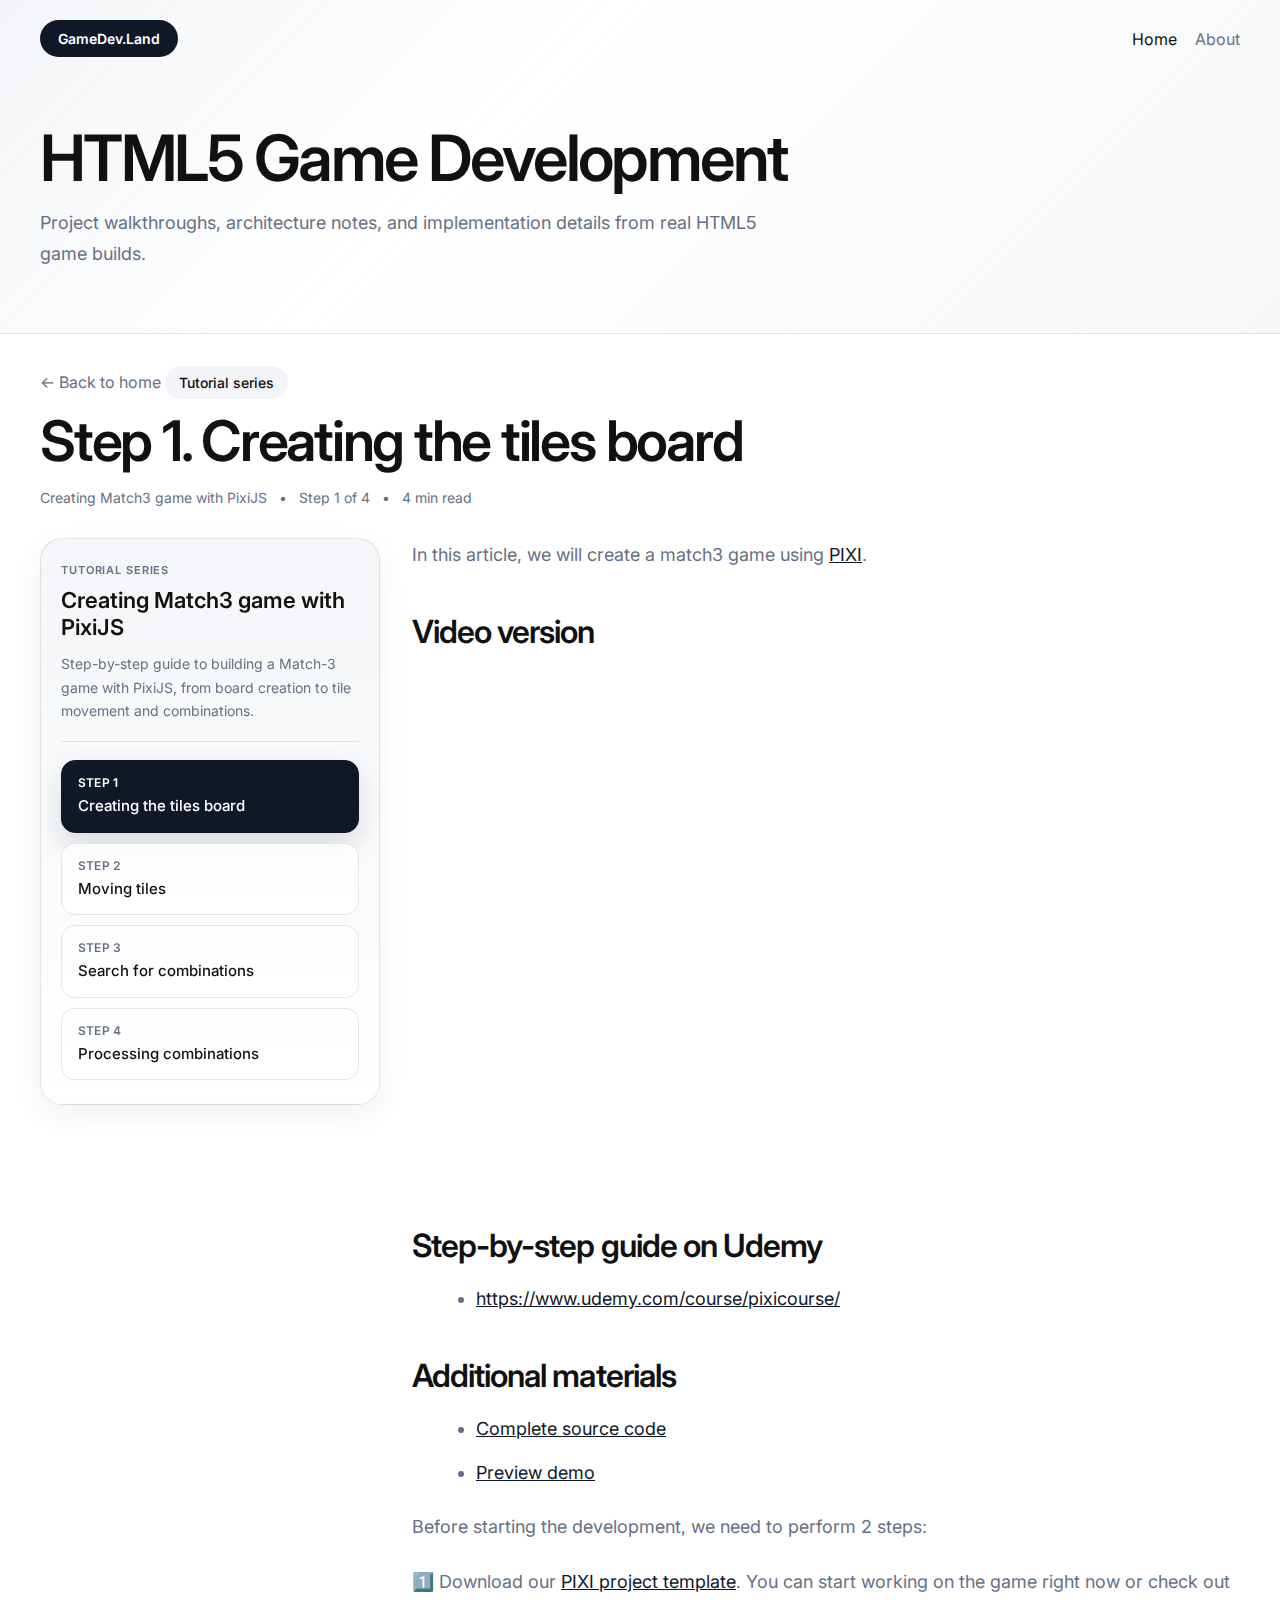
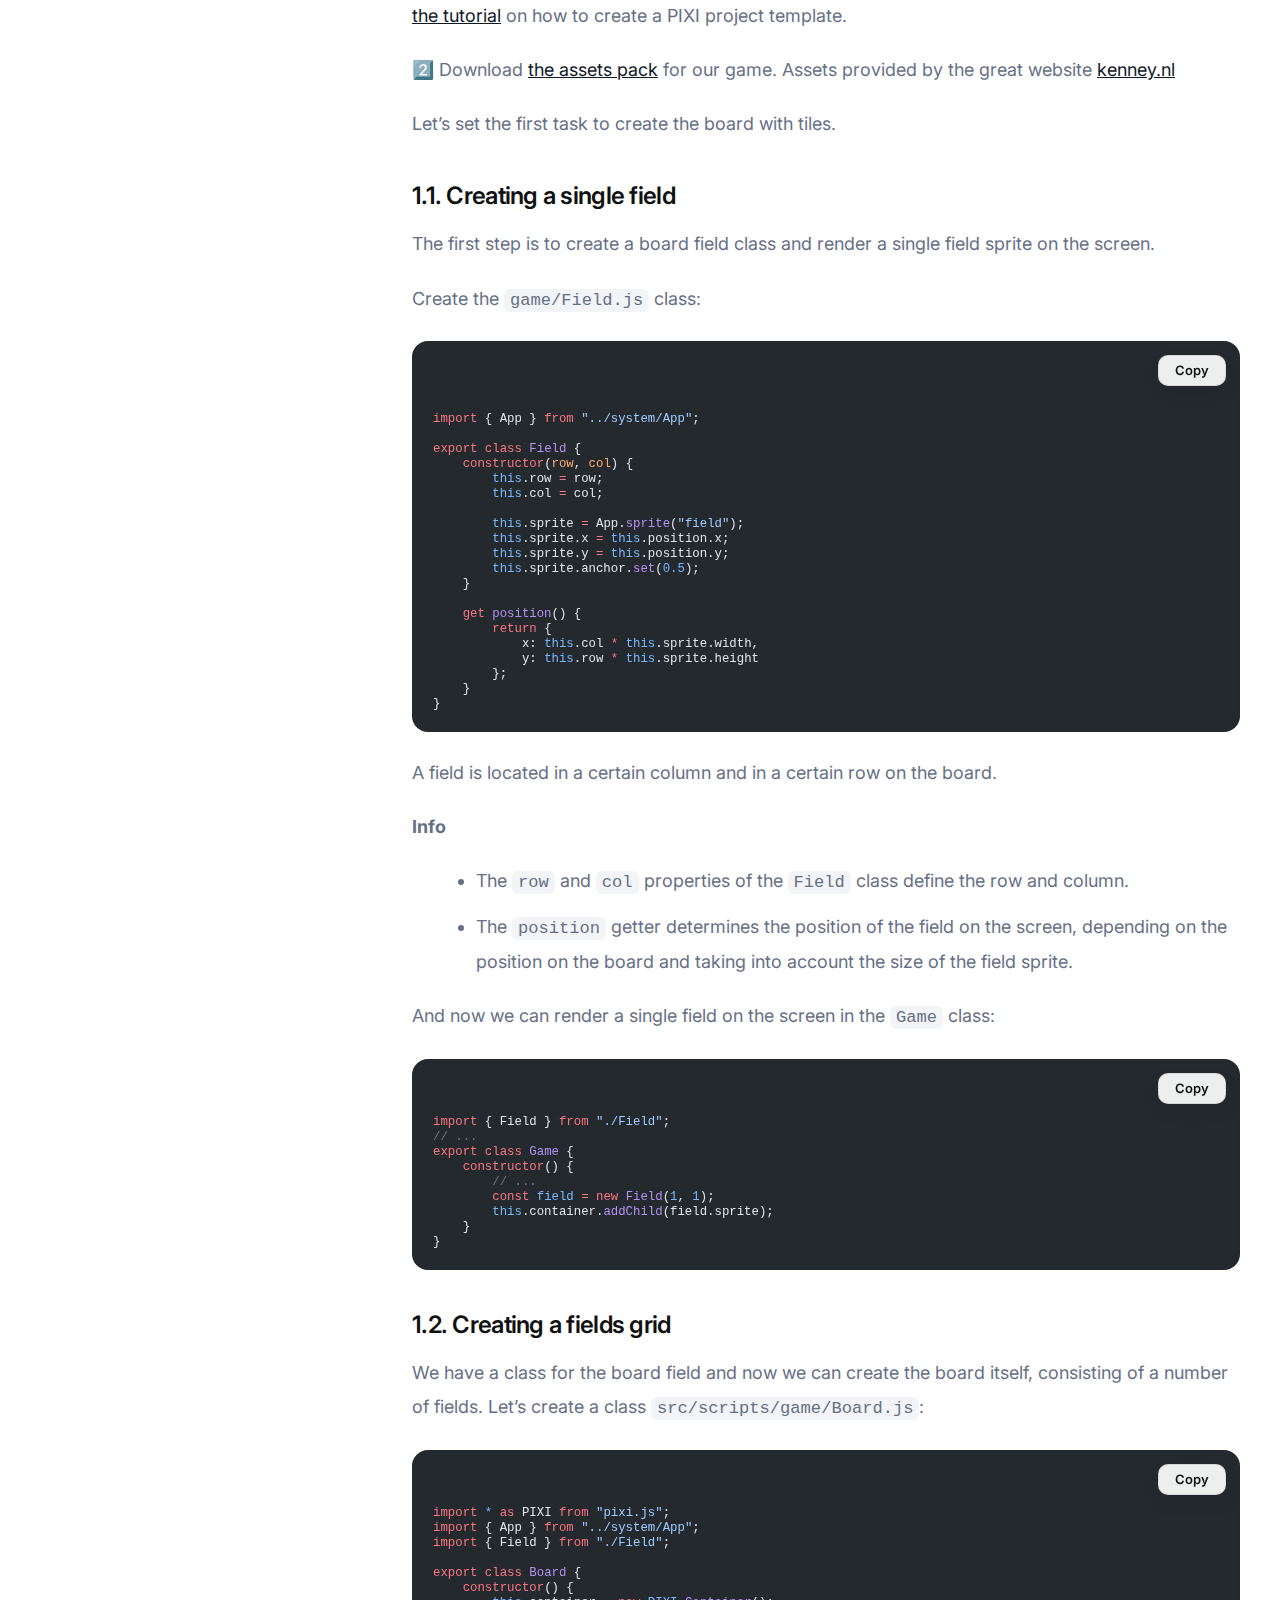
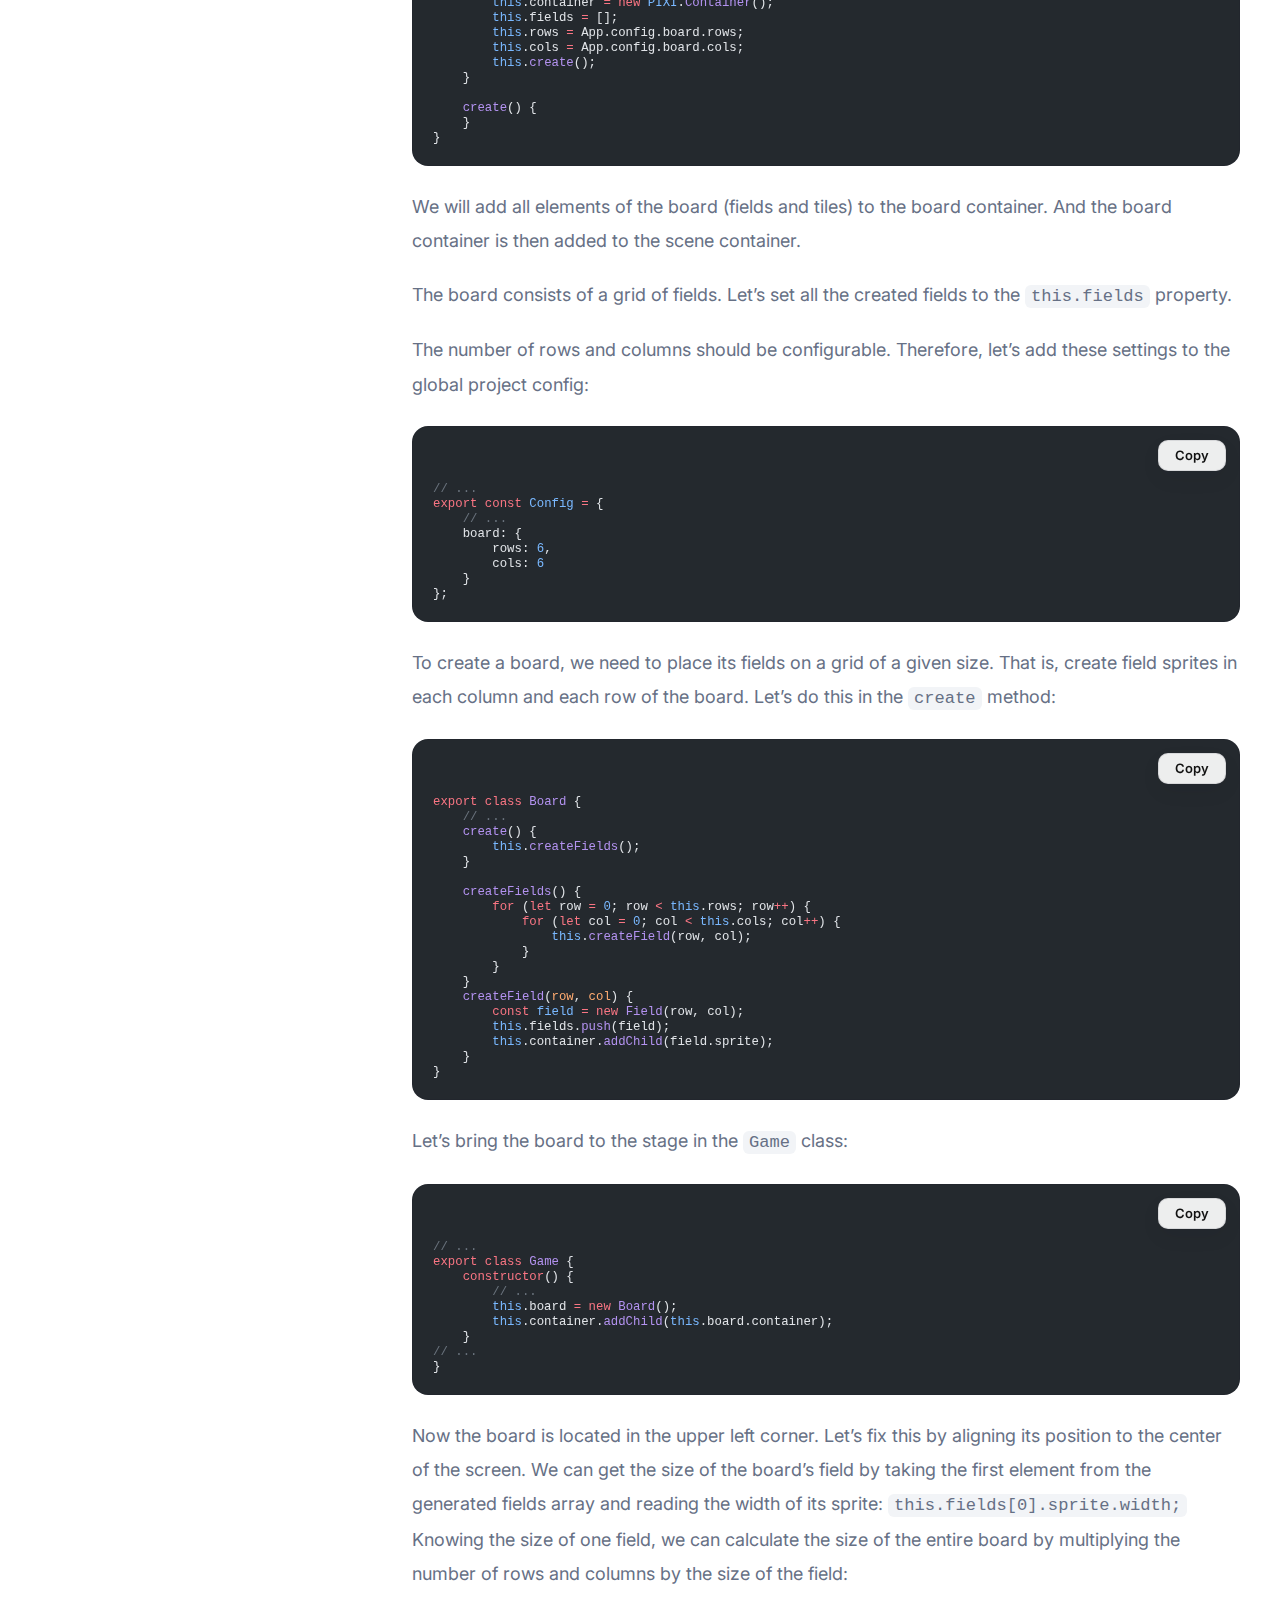
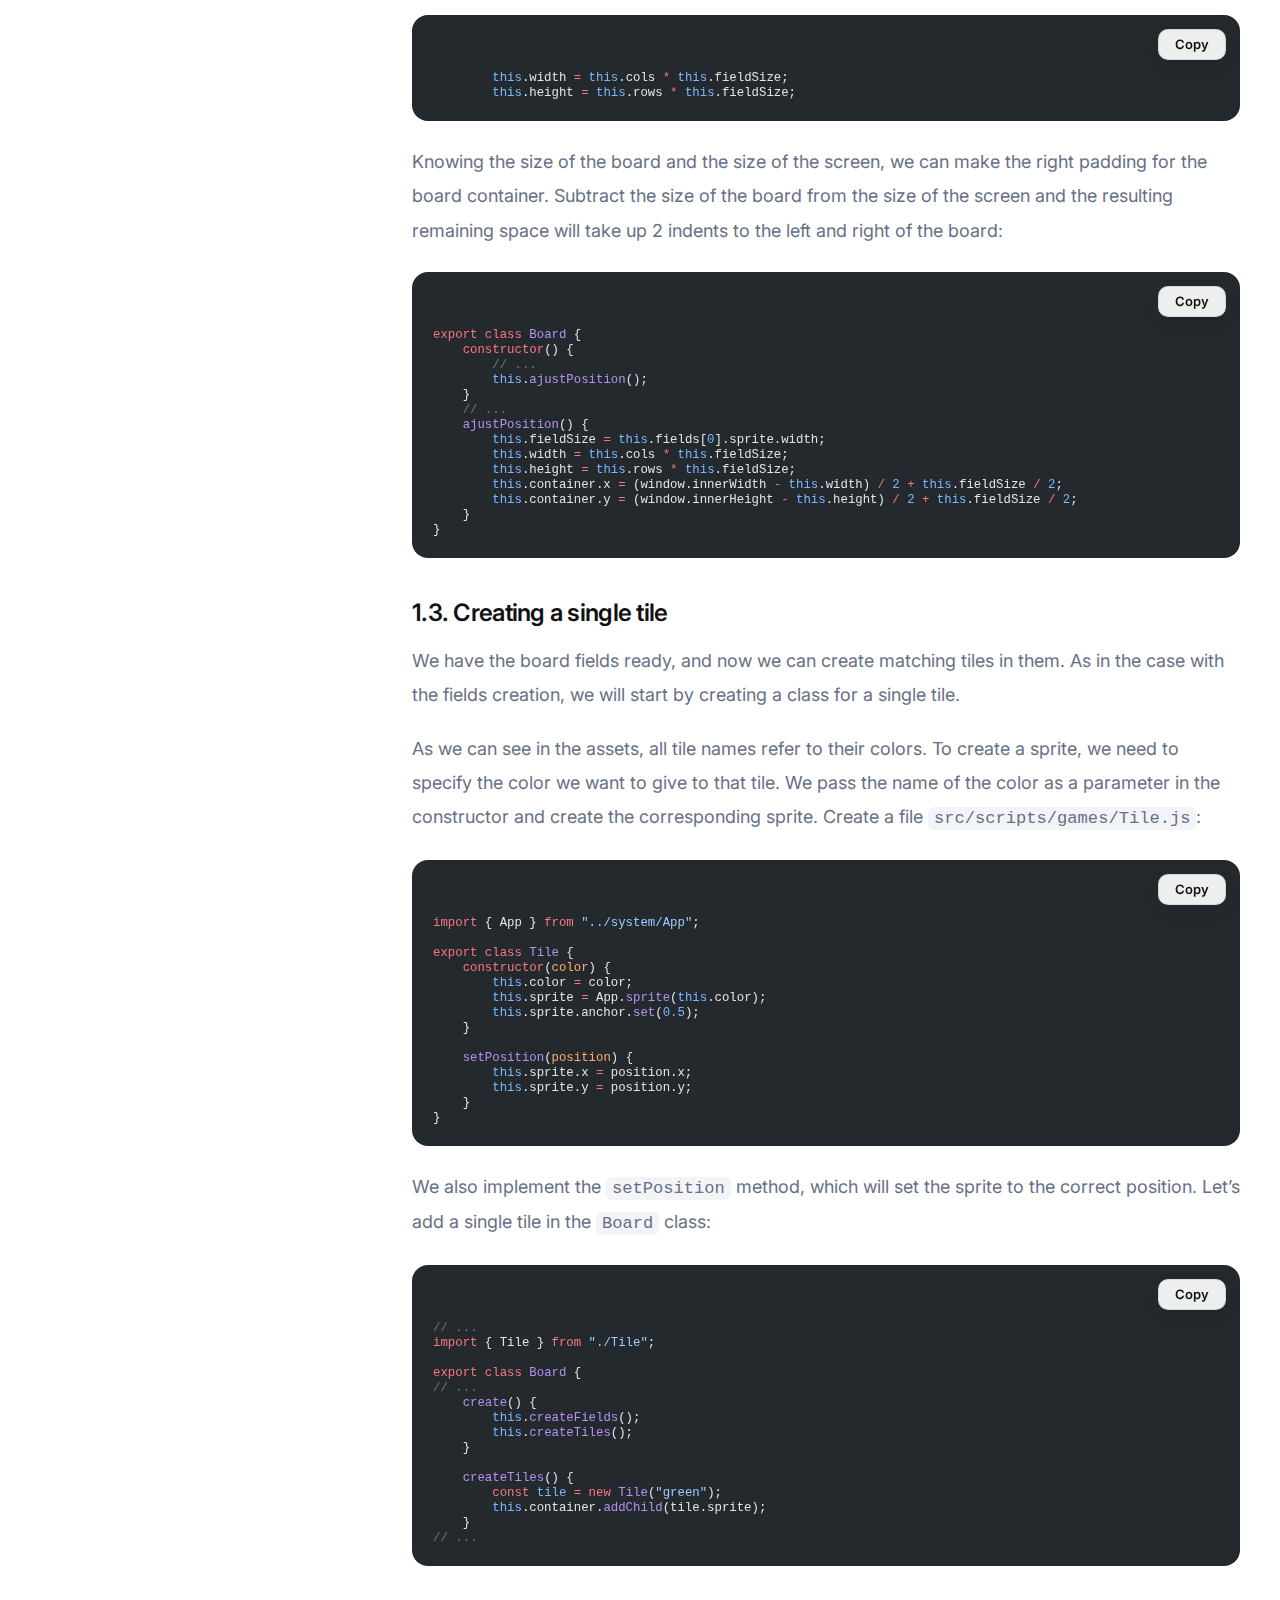
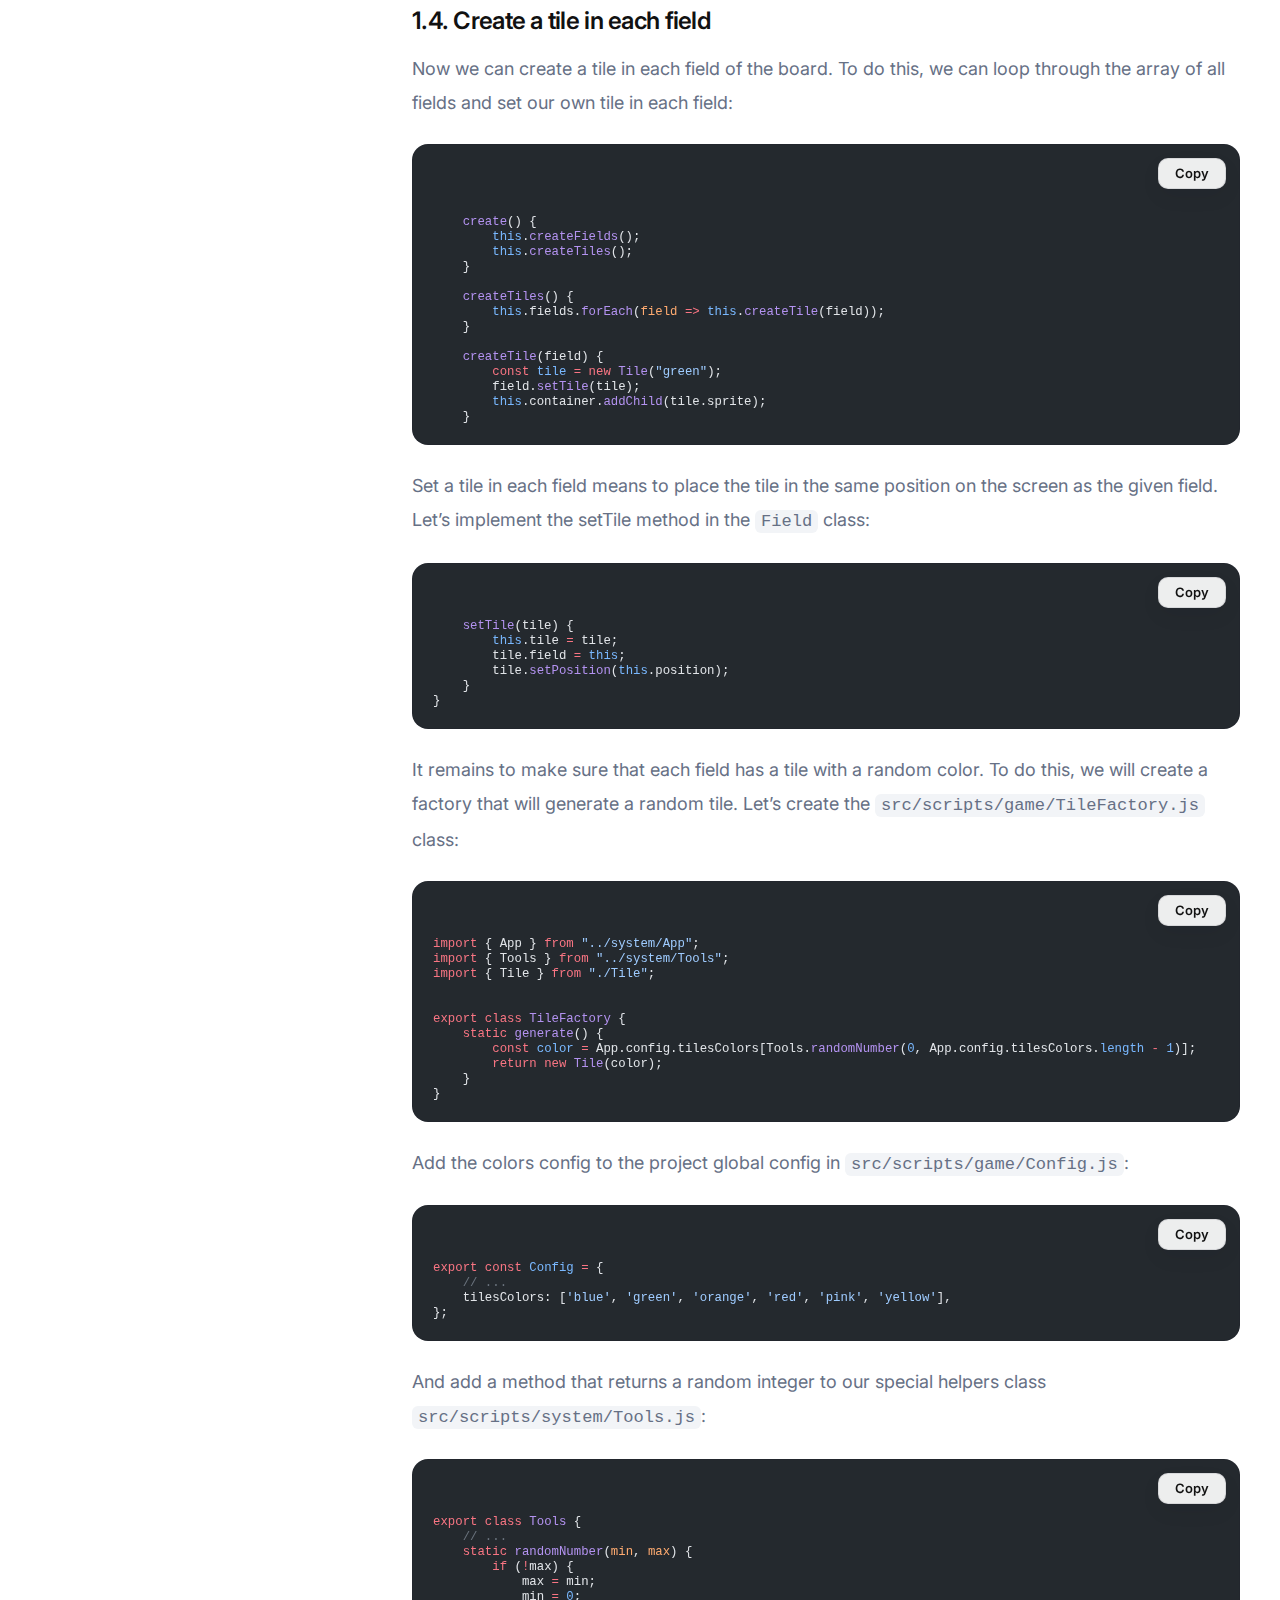
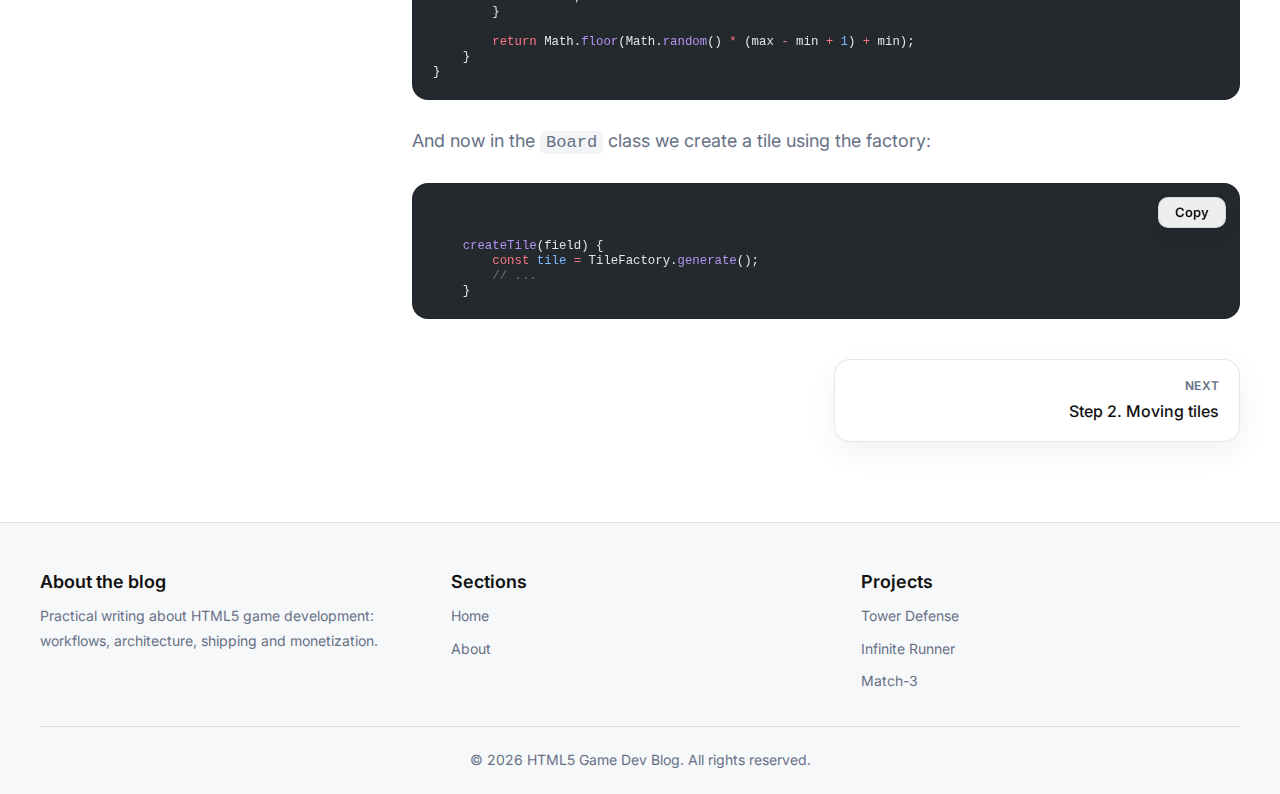
<file: articles/match3/index.html>
<!DOCTYPE html><html lang="en"> <head><meta charset="UTF-8"><meta name="viewport" content="width=device-width, initial-scale=1"><link rel="preconnect" href="https://fonts.googleapis.com"><link rel="preconnect" href="https://fonts.gstatic.com" crossorigin><link href="https://fonts.googleapis.com/css2?family=Inter:wght@400;500;600&display=swap" rel="stylesheet"><link rel="icon" type="image/svg+xml" href="/favicon.svg"><link rel="icon" href="/favicon.ico"><meta name="generator" content="Astro v6.1.6"><meta name="description" content="Step 1 of the Creating Match3 game with PixiJS tutorial: Creating the tiles board."><title>Step 1. Creating the tiles board | Creating Match3 game with PixiJS</title><link rel="stylesheet" href="/_astro/Layout.BisltLvx.css"></head> <body>  <header class="site-header"> <div class="container"> <nav class="top-nav"> <a class="brand-pill" href="/">GameDev.Land</a> <div class="top-nav__links"> <a class="top-nav__link is-active" href="/">Home</a> <a class="top-nav__link" href="/about">About</a> </div> </nav> <div class="hero-block"> <div class="hero-block__inner"> <h1>HTML5 Game Development</h1> <p>Project walkthroughs, architecture notes, and implementation details from real HTML5 game builds.</p> </div> </div> </div> </header> <main class="page-main article-page"> <section class="container"> <div class="article-page__header"> <a class="article-page__back" href="/">← Back to home</a> <div class="article-page__tag">Tutorial series</div> <h1 class="article-page__title">Step 1. Creating the tiles board</h1> <div class="article-page__meta"> <span>Creating Match3 game with PixiJS</span> <span>•</span> <span>Step 1 of 4</span>  <span>•</span> <span>4 min read</span>  </div> </div> <div class="tutorial-series-layout"> <aside class="series-sidebar"> <div class="series-sidebar__inner"> <div class="series-sidebar__intro"> <div class="series-sidebar__eyebrow">Tutorial series</div> <h2>Creating Match3 game with PixiJS</h2> <p>Step-by-step guide to building a Match-3 game with PixiJS, from board creation to tile movement and combinations.</p> </div> <nav class="series-sidebar__nav" aria-label="Creating Match3 game with PixiJS steps"> <a class="series-sidebar__link is-active" href="/articles/match3" aria-current="page"> <span class="series-sidebar__step">Step 1</span> <span class="series-sidebar__title">Creating the tiles board</span> </a><a class="series-sidebar__link" href="/articles/match3/moving-tiles"> <span class="series-sidebar__step">Step 2</span> <span class="series-sidebar__title">Moving tiles</span> </a><a class="series-sidebar__link" href="/articles/match3/search-for-combinations"> <span class="series-sidebar__step">Step 3</span> <span class="series-sidebar__title">Search for combinations</span> </a><a class="series-sidebar__link" href="/articles/match3/processing-combinations"> <span class="series-sidebar__step">Step 4</span> <span class="series-sidebar__title">Processing combinations</span> </a> </nav> </div> </aside> <div class="tutorial-series-content"> <div class="article-prose tutorial-prose"> <p>In this article, we will create a match3 game using <a href="https://pixijs.com/">PIXI</a>.</p>
<h2 id="video-version">Video version</h2>
<iframe width="560" height="315" src="https://www.youtube.com/embed/kgIg5Ms-HRA" title="YouTube video player" frameborder="0" allow="accelerometer; autoplay; clipboard-write; encrypted-media; gyroscope; picture-in-picture" allowfullscreen></iframe>
<h2 id="step-by-step-guide-on-udemy">Step-by-step guide on Udemy</h2>
<ul>
<li><a href="https://www.udemy.com/course/pixicourse/">https://www.udemy.com/course/pixicourse/</a></li>
</ul>
<h2 id="additional-materials">Additional materials</h2>
<ul>
<li><a href="https://github.com/gamedevland/match3">Complete source code</a></li>
<li><a href="https://gamedevland.github.io/match3/">Preview demo</a></li>
</ul>
<p>Before starting the development, we need to perform 2 steps:</p>
<p>1️⃣ Download our <a href="https://github.com/gamedevland/pixi-project-template">PIXI project template</a>. You can start working on the game right now or check out <a href="/articles/pixi-project-template">the tutorial</a> on how to create a PIXI project template.</p>
<p>2️⃣ Download <a href="/assets/match3.zip">the assets pack</a> for our game. Assets provided by the great website <a href="https://kenney.nl">kenney.nl</a></p>
<p>Let’s set the first task to create the board with tiles.</p>
<h3 id="11-creating-a-single-field">1.1. Creating a single field</h3>
<p>The first step is to create a board field class and render a single field sprite on the screen.</p>
<p>Create the <code>game/Field.js</code> class:</p>
<pre class="astro-code github-dark" style="background-color:#24292e;color:#e1e4e8; overflow-x: auto;" tabindex="0" data-language="javascript"><code><span class="line"></span>
<span class="line"><span style="color:#F97583">import</span><span style="color:#E1E4E8"> { App } </span><span style="color:#F97583">from</span><span style="color:#9ECBFF"> "../system/App"</span><span style="color:#E1E4E8">;</span></span>
<span class="line"></span>
<span class="line"><span style="color:#F97583">export</span><span style="color:#F97583"> class</span><span style="color:#B392F0"> Field</span><span style="color:#E1E4E8"> {</span></span>
<span class="line"><span style="color:#F97583">    constructor</span><span style="color:#E1E4E8">(</span><span style="color:#FFAB70">row</span><span style="color:#E1E4E8">, </span><span style="color:#FFAB70">col</span><span style="color:#E1E4E8">) {</span></span>
<span class="line"><span style="color:#79B8FF">        this</span><span style="color:#E1E4E8">.row </span><span style="color:#F97583">=</span><span style="color:#E1E4E8"> row;</span></span>
<span class="line"><span style="color:#79B8FF">        this</span><span style="color:#E1E4E8">.col </span><span style="color:#F97583">=</span><span style="color:#E1E4E8"> col;</span></span>
<span class="line"></span>
<span class="line"><span style="color:#79B8FF">        this</span><span style="color:#E1E4E8">.sprite </span><span style="color:#F97583">=</span><span style="color:#E1E4E8"> App.</span><span style="color:#B392F0">sprite</span><span style="color:#E1E4E8">(</span><span style="color:#9ECBFF">"field"</span><span style="color:#E1E4E8">);</span></span>
<span class="line"><span style="color:#79B8FF">        this</span><span style="color:#E1E4E8">.sprite.x </span><span style="color:#F97583">=</span><span style="color:#79B8FF"> this</span><span style="color:#E1E4E8">.position.x;</span></span>
<span class="line"><span style="color:#79B8FF">        this</span><span style="color:#E1E4E8">.sprite.y </span><span style="color:#F97583">=</span><span style="color:#79B8FF"> this</span><span style="color:#E1E4E8">.position.y;</span></span>
<span class="line"><span style="color:#79B8FF">        this</span><span style="color:#E1E4E8">.sprite.anchor.</span><span style="color:#B392F0">set</span><span style="color:#E1E4E8">(</span><span style="color:#79B8FF">0.5</span><span style="color:#E1E4E8">);</span></span>
<span class="line"><span style="color:#E1E4E8">    }</span></span>
<span class="line"></span>
<span class="line"><span style="color:#F97583">    get</span><span style="color:#B392F0"> position</span><span style="color:#E1E4E8">() {</span></span>
<span class="line"><span style="color:#F97583">        return</span><span style="color:#E1E4E8"> {</span></span>
<span class="line"><span style="color:#E1E4E8">            x: </span><span style="color:#79B8FF">this</span><span style="color:#E1E4E8">.col </span><span style="color:#F97583">*</span><span style="color:#79B8FF"> this</span><span style="color:#E1E4E8">.sprite.width,</span></span>
<span class="line"><span style="color:#E1E4E8">            y: </span><span style="color:#79B8FF">this</span><span style="color:#E1E4E8">.row </span><span style="color:#F97583">*</span><span style="color:#79B8FF"> this</span><span style="color:#E1E4E8">.sprite.height</span></span>
<span class="line"><span style="color:#E1E4E8">        };</span></span>
<span class="line"><span style="color:#E1E4E8">    }</span></span>
<span class="line"><span style="color:#E1E4E8">}</span></span></code></pre>
<p>A field is located in a certain column and in a certain row on the board.</p>
<p><strong>Info</strong></p>
<ul>
<li>The <code>row</code> and <code>col</code> properties of the <code>Field</code> class define the row and column.</li>
<li>The <code>position</code> getter determines the position of the field on the screen, depending on the position on the board and taking into account the size of the field sprite.</li>
</ul>
<p>And now we can render a single field on the screen in the <code>Game</code> class:</p>
<pre class="astro-code github-dark" style="background-color:#24292e;color:#e1e4e8; overflow-x: auto;" tabindex="0" data-language="javascript"><code><span class="line"><span style="color:#F97583">import</span><span style="color:#E1E4E8"> { Field } </span><span style="color:#F97583">from</span><span style="color:#9ECBFF"> "./Field"</span><span style="color:#E1E4E8">;</span></span>
<span class="line"><span style="color:#6A737D">// ...    </span></span>
<span class="line"><span style="color:#F97583">export</span><span style="color:#F97583"> class</span><span style="color:#B392F0"> Game</span><span style="color:#E1E4E8"> {</span></span>
<span class="line"><span style="color:#F97583">    constructor</span><span style="color:#E1E4E8">() {</span></span>
<span class="line"><span style="color:#6A737D">        // ...</span></span>
<span class="line"><span style="color:#F97583">        const</span><span style="color:#79B8FF"> field</span><span style="color:#F97583"> =</span><span style="color:#F97583"> new</span><span style="color:#B392F0"> Field</span><span style="color:#E1E4E8">(</span><span style="color:#79B8FF">1</span><span style="color:#E1E4E8">, </span><span style="color:#79B8FF">1</span><span style="color:#E1E4E8">);</span></span>
<span class="line"><span style="color:#79B8FF">        this</span><span style="color:#E1E4E8">.container.</span><span style="color:#B392F0">addChild</span><span style="color:#E1E4E8">(field.sprite);</span></span>
<span class="line"><span style="color:#E1E4E8">    }</span></span>
<span class="line"><span style="color:#E1E4E8">}</span></span></code></pre>
<h3 id="12-creating-a-fields-grid">1.2. Creating a fields grid</h3>
<p>We have a class for the board field and now we can create the board itself, consisting of a number of fields.
Let’s create a class <code>src/scripts/game/Board.js</code>:</p>
<pre class="astro-code github-dark" style="background-color:#24292e;color:#e1e4e8; overflow-x: auto;" tabindex="0" data-language="javascript"><code><span class="line"><span style="color:#F97583">import</span><span style="color:#79B8FF"> *</span><span style="color:#F97583"> as</span><span style="color:#E1E4E8"> PIXI </span><span style="color:#F97583">from</span><span style="color:#9ECBFF"> "pixi.js"</span><span style="color:#E1E4E8">;</span></span>
<span class="line"><span style="color:#F97583">import</span><span style="color:#E1E4E8"> { App } </span><span style="color:#F97583">from</span><span style="color:#9ECBFF"> "../system/App"</span><span style="color:#E1E4E8">;</span></span>
<span class="line"><span style="color:#F97583">import</span><span style="color:#E1E4E8"> { Field } </span><span style="color:#F97583">from</span><span style="color:#9ECBFF"> "./Field"</span><span style="color:#E1E4E8">;</span></span>
<span class="line"></span>
<span class="line"><span style="color:#F97583">export</span><span style="color:#F97583"> class</span><span style="color:#B392F0"> Board</span><span style="color:#E1E4E8"> {</span></span>
<span class="line"><span style="color:#F97583">    constructor</span><span style="color:#E1E4E8">() {</span></span>
<span class="line"><span style="color:#79B8FF">        this</span><span style="color:#E1E4E8">.container </span><span style="color:#F97583">=</span><span style="color:#F97583"> new</span><span style="color:#79B8FF"> PIXI</span><span style="color:#E1E4E8">.</span><span style="color:#B392F0">Container</span><span style="color:#E1E4E8">();</span></span>
<span class="line"><span style="color:#79B8FF">        this</span><span style="color:#E1E4E8">.fields </span><span style="color:#F97583">=</span><span style="color:#E1E4E8"> [];</span></span>
<span class="line"><span style="color:#79B8FF">        this</span><span style="color:#E1E4E8">.rows </span><span style="color:#F97583">=</span><span style="color:#E1E4E8"> App.config.board.rows;</span></span>
<span class="line"><span style="color:#79B8FF">        this</span><span style="color:#E1E4E8">.cols </span><span style="color:#F97583">=</span><span style="color:#E1E4E8"> App.config.board.cols;</span></span>
<span class="line"><span style="color:#79B8FF">        this</span><span style="color:#E1E4E8">.</span><span style="color:#B392F0">create</span><span style="color:#E1E4E8">();</span></span>
<span class="line"><span style="color:#E1E4E8">    }</span></span>
<span class="line"></span>
<span class="line"><span style="color:#B392F0">    create</span><span style="color:#E1E4E8">() {</span></span>
<span class="line"><span style="color:#E1E4E8">    }</span></span>
<span class="line"><span style="color:#E1E4E8">}</span></span></code></pre>
<p>We will add all elements of the board (fields and tiles) to the board container. And the board container is then added to the scene container.</p>
<p>The board consists of a grid of fields. Let’s set all the created fields to the <code>this.fields</code> property.</p>
<p>The number of rows and columns should be configurable. Therefore, let’s add these settings to the global project config:</p>
<pre class="astro-code github-dark" style="background-color:#24292e;color:#e1e4e8; overflow-x: auto;" tabindex="0" data-language="javascript"><code><span class="line"><span style="color:#6A737D">// ...</span></span>
<span class="line"><span style="color:#F97583">export</span><span style="color:#F97583"> const</span><span style="color:#79B8FF"> Config</span><span style="color:#F97583"> =</span><span style="color:#E1E4E8"> {</span></span>
<span class="line"><span style="color:#6A737D">    // ...</span></span>
<span class="line"><span style="color:#E1E4E8">    board: {</span></span>
<span class="line"><span style="color:#E1E4E8">        rows: </span><span style="color:#79B8FF">6</span><span style="color:#E1E4E8">,</span></span>
<span class="line"><span style="color:#E1E4E8">        cols: </span><span style="color:#79B8FF">6</span></span>
<span class="line"><span style="color:#E1E4E8">    }</span></span>
<span class="line"><span style="color:#E1E4E8">};</span></span></code></pre>
<p>To create a board, we need to place its fields on a grid of a given size. That is, create field sprites in each column and each row of the board.
Let’s do this in the <code>create</code> method:</p>
<pre class="astro-code github-dark" style="background-color:#24292e;color:#e1e4e8; overflow-x: auto;" tabindex="0" data-language="javascript"><code><span class="line"><span style="color:#F97583">export</span><span style="color:#F97583"> class</span><span style="color:#B392F0"> Board</span><span style="color:#E1E4E8"> {</span></span>
<span class="line"><span style="color:#6A737D">    // ...</span></span>
<span class="line"><span style="color:#B392F0">    create</span><span style="color:#E1E4E8">() {</span></span>
<span class="line"><span style="color:#79B8FF">        this</span><span style="color:#E1E4E8">.</span><span style="color:#B392F0">createFields</span><span style="color:#E1E4E8">();</span></span>
<span class="line"><span style="color:#E1E4E8">    }</span></span>
<span class="line"></span>
<span class="line"><span style="color:#B392F0">    createFields</span><span style="color:#E1E4E8">() {</span></span>
<span class="line"><span style="color:#F97583">        for</span><span style="color:#E1E4E8"> (</span><span style="color:#F97583">let</span><span style="color:#E1E4E8"> row </span><span style="color:#F97583">=</span><span style="color:#79B8FF"> 0</span><span style="color:#E1E4E8">; row </span><span style="color:#F97583">&#x3C;</span><span style="color:#79B8FF"> this</span><span style="color:#E1E4E8">.rows; row</span><span style="color:#F97583">++</span><span style="color:#E1E4E8">) {</span></span>
<span class="line"><span style="color:#F97583">            for</span><span style="color:#E1E4E8"> (</span><span style="color:#F97583">let</span><span style="color:#E1E4E8"> col </span><span style="color:#F97583">=</span><span style="color:#79B8FF"> 0</span><span style="color:#E1E4E8">; col </span><span style="color:#F97583">&#x3C;</span><span style="color:#79B8FF"> this</span><span style="color:#E1E4E8">.cols; col</span><span style="color:#F97583">++</span><span style="color:#E1E4E8">) {</span></span>
<span class="line"><span style="color:#79B8FF">                this</span><span style="color:#E1E4E8">.</span><span style="color:#B392F0">createField</span><span style="color:#E1E4E8">(row, col);</span></span>
<span class="line"><span style="color:#E1E4E8">            }</span></span>
<span class="line"><span style="color:#E1E4E8">        }</span></span>
<span class="line"><span style="color:#E1E4E8">    }</span></span>
<span class="line"><span style="color:#B392F0">    createField</span><span style="color:#E1E4E8">(</span><span style="color:#FFAB70">row</span><span style="color:#E1E4E8">, </span><span style="color:#FFAB70">col</span><span style="color:#E1E4E8">) {</span></span>
<span class="line"><span style="color:#F97583">        const</span><span style="color:#79B8FF"> field</span><span style="color:#F97583"> =</span><span style="color:#F97583"> new</span><span style="color:#B392F0"> Field</span><span style="color:#E1E4E8">(row, col);</span></span>
<span class="line"><span style="color:#79B8FF">        this</span><span style="color:#E1E4E8">.fields.</span><span style="color:#B392F0">push</span><span style="color:#E1E4E8">(field);</span></span>
<span class="line"><span style="color:#79B8FF">        this</span><span style="color:#E1E4E8">.container.</span><span style="color:#B392F0">addChild</span><span style="color:#E1E4E8">(field.sprite);</span></span>
<span class="line"><span style="color:#E1E4E8">    }</span></span>
<span class="line"><span style="color:#E1E4E8">}</span></span></code></pre>
<p>Let’s bring the board to the stage in the <code>Game</code> class:</p>
<pre class="astro-code github-dark" style="background-color:#24292e;color:#e1e4e8; overflow-x: auto;" tabindex="0" data-language="javascript"><code><span class="line"><span style="color:#6A737D">// ...</span></span>
<span class="line"><span style="color:#F97583">export</span><span style="color:#F97583"> class</span><span style="color:#B392F0"> Game</span><span style="color:#E1E4E8"> {</span></span>
<span class="line"><span style="color:#F97583">    constructor</span><span style="color:#E1E4E8">() {</span></span>
<span class="line"><span style="color:#6A737D">        // ...</span></span>
<span class="line"><span style="color:#79B8FF">        this</span><span style="color:#E1E4E8">.board </span><span style="color:#F97583">=</span><span style="color:#F97583"> new</span><span style="color:#B392F0"> Board</span><span style="color:#E1E4E8">();</span></span>
<span class="line"><span style="color:#79B8FF">        this</span><span style="color:#E1E4E8">.container.</span><span style="color:#B392F0">addChild</span><span style="color:#E1E4E8">(</span><span style="color:#79B8FF">this</span><span style="color:#E1E4E8">.board.container);</span></span>
<span class="line"><span style="color:#E1E4E8">    }</span></span>
<span class="line"><span style="color:#6A737D">// ...</span></span>
<span class="line"><span style="color:#E1E4E8">}</span></span></code></pre>
<p>Now the board is located in the upper left corner. Let’s fix this by aligning its position to the center of the screen.
We can get the size of the board’s field by taking the first element from the generated fields array and reading the width of its sprite:
<code>this.fields[0].sprite.width;</code>
Knowing the size of one field, we can calculate the size of the entire board by multiplying the number of rows and columns by the size of the field:</p>
<pre class="astro-code github-dark" style="background-color:#24292e;color:#e1e4e8; overflow-x: auto;" tabindex="0" data-language="javascript"><code><span class="line"><span style="color:#79B8FF">        this</span><span style="color:#E1E4E8">.width </span><span style="color:#F97583">=</span><span style="color:#79B8FF"> this</span><span style="color:#E1E4E8">.cols </span><span style="color:#F97583">*</span><span style="color:#79B8FF"> this</span><span style="color:#E1E4E8">.fieldSize;</span></span>
<span class="line"><span style="color:#79B8FF">        this</span><span style="color:#E1E4E8">.height </span><span style="color:#F97583">=</span><span style="color:#79B8FF"> this</span><span style="color:#E1E4E8">.rows </span><span style="color:#F97583">*</span><span style="color:#79B8FF"> this</span><span style="color:#E1E4E8">.fieldSize;</span></span></code></pre>
<p>Knowing the size of the board and the size of the screen, we can make the right padding for the board container.
Subtract the size of the board from the size of the screen and the resulting remaining space will take up 2 indents to the left and right of the board:</p>
<pre class="astro-code github-dark" style="background-color:#24292e;color:#e1e4e8; overflow-x: auto;" tabindex="0" data-language="javascript"><code><span class="line"><span style="color:#F97583">export</span><span style="color:#F97583"> class</span><span style="color:#B392F0"> Board</span><span style="color:#E1E4E8"> {</span></span>
<span class="line"><span style="color:#F97583">    constructor</span><span style="color:#E1E4E8">() {</span></span>
<span class="line"><span style="color:#6A737D">        // ...</span></span>
<span class="line"><span style="color:#79B8FF">        this</span><span style="color:#E1E4E8">.</span><span style="color:#B392F0">ajustPosition</span><span style="color:#E1E4E8">();</span></span>
<span class="line"><span style="color:#E1E4E8">    }</span></span>
<span class="line"><span style="color:#6A737D">    // ...</span></span>
<span class="line"><span style="color:#B392F0">    ajustPosition</span><span style="color:#E1E4E8">() {</span></span>
<span class="line"><span style="color:#79B8FF">        this</span><span style="color:#E1E4E8">.fieldSize </span><span style="color:#F97583">=</span><span style="color:#79B8FF"> this</span><span style="color:#E1E4E8">.fields[</span><span style="color:#79B8FF">0</span><span style="color:#E1E4E8">].sprite.width;</span></span>
<span class="line"><span style="color:#79B8FF">        this</span><span style="color:#E1E4E8">.width </span><span style="color:#F97583">=</span><span style="color:#79B8FF"> this</span><span style="color:#E1E4E8">.cols </span><span style="color:#F97583">*</span><span style="color:#79B8FF"> this</span><span style="color:#E1E4E8">.fieldSize;</span></span>
<span class="line"><span style="color:#79B8FF">        this</span><span style="color:#E1E4E8">.height </span><span style="color:#F97583">=</span><span style="color:#79B8FF"> this</span><span style="color:#E1E4E8">.rows </span><span style="color:#F97583">*</span><span style="color:#79B8FF"> this</span><span style="color:#E1E4E8">.fieldSize;</span></span>
<span class="line"><span style="color:#79B8FF">        this</span><span style="color:#E1E4E8">.container.x </span><span style="color:#F97583">=</span><span style="color:#E1E4E8"> (window.innerWidth </span><span style="color:#F97583">-</span><span style="color:#79B8FF"> this</span><span style="color:#E1E4E8">.width) </span><span style="color:#F97583">/</span><span style="color:#79B8FF"> 2</span><span style="color:#F97583"> +</span><span style="color:#79B8FF"> this</span><span style="color:#E1E4E8">.fieldSize </span><span style="color:#F97583">/</span><span style="color:#79B8FF"> 2</span><span style="color:#E1E4E8">;</span></span>
<span class="line"><span style="color:#79B8FF">        this</span><span style="color:#E1E4E8">.container.y </span><span style="color:#F97583">=</span><span style="color:#E1E4E8"> (window.innerHeight </span><span style="color:#F97583">-</span><span style="color:#79B8FF"> this</span><span style="color:#E1E4E8">.height) </span><span style="color:#F97583">/</span><span style="color:#79B8FF"> 2</span><span style="color:#F97583"> +</span><span style="color:#79B8FF"> this</span><span style="color:#E1E4E8">.fieldSize </span><span style="color:#F97583">/</span><span style="color:#79B8FF"> 2</span><span style="color:#E1E4E8">;</span></span>
<span class="line"><span style="color:#E1E4E8">    }</span></span>
<span class="line"><span style="color:#E1E4E8">}</span></span></code></pre>
<h3 id="13-creating-a-single-tile">1.3. Creating a single tile</h3>
<p>We have the board fields ready, and now we can create matching tiles in them.
As in the case with the fields creation, we will start by creating a class for a single tile.</p>
<p>As we can see in the assets, all tile names refer to their colors. To create a sprite, we need to specify the color we want to give to that tile. We pass the name of the color as a parameter in the constructor and create the corresponding sprite.
Create a file <code>src/scripts/games/Tile.js</code>:</p>
<pre class="astro-code github-dark" style="background-color:#24292e;color:#e1e4e8; overflow-x: auto;" tabindex="0" data-language="javascript"><code><span class="line"><span style="color:#F97583">import</span><span style="color:#E1E4E8"> { App } </span><span style="color:#F97583">from</span><span style="color:#9ECBFF"> "../system/App"</span><span style="color:#E1E4E8">;</span></span>
<span class="line"></span>
<span class="line"><span style="color:#F97583">export</span><span style="color:#F97583"> class</span><span style="color:#B392F0"> Tile</span><span style="color:#E1E4E8"> {</span></span>
<span class="line"><span style="color:#F97583">    constructor</span><span style="color:#E1E4E8">(</span><span style="color:#FFAB70">color</span><span style="color:#E1E4E8">) {</span></span>
<span class="line"><span style="color:#79B8FF">        this</span><span style="color:#E1E4E8">.color </span><span style="color:#F97583">=</span><span style="color:#E1E4E8"> color;</span></span>
<span class="line"><span style="color:#79B8FF">        this</span><span style="color:#E1E4E8">.sprite </span><span style="color:#F97583">=</span><span style="color:#E1E4E8"> App.</span><span style="color:#B392F0">sprite</span><span style="color:#E1E4E8">(</span><span style="color:#79B8FF">this</span><span style="color:#E1E4E8">.color);</span></span>
<span class="line"><span style="color:#79B8FF">        this</span><span style="color:#E1E4E8">.sprite.anchor.</span><span style="color:#B392F0">set</span><span style="color:#E1E4E8">(</span><span style="color:#79B8FF">0.5</span><span style="color:#E1E4E8">);</span></span>
<span class="line"><span style="color:#E1E4E8">    }</span></span>
<span class="line"></span>
<span class="line"><span style="color:#B392F0">    setPosition</span><span style="color:#E1E4E8">(</span><span style="color:#FFAB70">position</span><span style="color:#E1E4E8">) {</span></span>
<span class="line"><span style="color:#79B8FF">        this</span><span style="color:#E1E4E8">.sprite.x </span><span style="color:#F97583">=</span><span style="color:#E1E4E8"> position.x;</span></span>
<span class="line"><span style="color:#79B8FF">        this</span><span style="color:#E1E4E8">.sprite.y </span><span style="color:#F97583">=</span><span style="color:#E1E4E8"> position.y;</span></span>
<span class="line"><span style="color:#E1E4E8">    }</span></span>
<span class="line"><span style="color:#E1E4E8">}</span></span></code></pre>
<p>We also implement the <code>setPosition</code> method, which will set the sprite to the correct position.
Let’s add a single tile in the <code>Board</code> class:</p>
<pre class="astro-code github-dark" style="background-color:#24292e;color:#e1e4e8; overflow-x: auto;" tabindex="0" data-language="javascript"><code><span class="line"><span style="color:#6A737D">// ...</span></span>
<span class="line"><span style="color:#F97583">import</span><span style="color:#E1E4E8"> { Tile } </span><span style="color:#F97583">from</span><span style="color:#9ECBFF"> "./Tile"</span><span style="color:#E1E4E8">;</span></span>
<span class="line"></span>
<span class="line"><span style="color:#F97583">export</span><span style="color:#F97583"> class</span><span style="color:#B392F0"> Board</span><span style="color:#E1E4E8"> {</span></span>
<span class="line"><span style="color:#6A737D">// ...</span></span>
<span class="line"><span style="color:#B392F0">    create</span><span style="color:#E1E4E8">() {</span></span>
<span class="line"><span style="color:#79B8FF">        this</span><span style="color:#E1E4E8">.</span><span style="color:#B392F0">createFields</span><span style="color:#E1E4E8">();</span></span>
<span class="line"><span style="color:#79B8FF">        this</span><span style="color:#E1E4E8">.</span><span style="color:#B392F0">createTiles</span><span style="color:#E1E4E8">();</span></span>
<span class="line"><span style="color:#E1E4E8">    }</span></span>
<span class="line"></span>
<span class="line"><span style="color:#B392F0">    createTiles</span><span style="color:#E1E4E8">() {</span></span>
<span class="line"><span style="color:#F97583">        const</span><span style="color:#79B8FF"> tile</span><span style="color:#F97583"> =</span><span style="color:#F97583"> new</span><span style="color:#B392F0"> Tile</span><span style="color:#E1E4E8">(</span><span style="color:#9ECBFF">"green"</span><span style="color:#E1E4E8">);</span></span>
<span class="line"><span style="color:#79B8FF">        this</span><span style="color:#E1E4E8">.container.</span><span style="color:#B392F0">addChild</span><span style="color:#E1E4E8">(tile.sprite);</span></span>
<span class="line"><span style="color:#E1E4E8">    }</span></span>
<span class="line"><span style="color:#6A737D">// ...</span></span></code></pre>
<h3 id="14-create-a-tile-in-each-field">1.4. Create a tile in each field</h3>
<p>Now we can create a tile in each field of the board.
To do this, we can loop through the array of all fields and set our own tile in each field:</p>
<pre class="astro-code github-dark" style="background-color:#24292e;color:#e1e4e8; overflow-x: auto;" tabindex="0" data-language="javascript"><code><span class="line"></span>
<span class="line"><span style="color:#B392F0">    create</span><span style="color:#E1E4E8">() {</span></span>
<span class="line"><span style="color:#79B8FF">        this</span><span style="color:#E1E4E8">.</span><span style="color:#B392F0">createFields</span><span style="color:#E1E4E8">();</span></span>
<span class="line"><span style="color:#79B8FF">        this</span><span style="color:#E1E4E8">.</span><span style="color:#B392F0">createTiles</span><span style="color:#E1E4E8">();</span></span>
<span class="line"><span style="color:#E1E4E8">    }</span></span>
<span class="line"></span>
<span class="line"><span style="color:#B392F0">    createTiles</span><span style="color:#E1E4E8">() {</span></span>
<span class="line"><span style="color:#79B8FF">        this</span><span style="color:#E1E4E8">.fields.</span><span style="color:#B392F0">forEach</span><span style="color:#E1E4E8">(</span><span style="color:#FFAB70">field</span><span style="color:#F97583"> =></span><span style="color:#79B8FF"> this</span><span style="color:#E1E4E8">.</span><span style="color:#B392F0">createTile</span><span style="color:#E1E4E8">(field));</span></span>
<span class="line"><span style="color:#E1E4E8">    }</span></span>
<span class="line"></span>
<span class="line"><span style="color:#B392F0">    createTile</span><span style="color:#E1E4E8">(field) {</span></span>
<span class="line"><span style="color:#F97583">        const</span><span style="color:#79B8FF"> tile</span><span style="color:#F97583"> =</span><span style="color:#F97583"> new</span><span style="color:#B392F0"> Tile</span><span style="color:#E1E4E8">(</span><span style="color:#9ECBFF">"green"</span><span style="color:#E1E4E8">);</span></span>
<span class="line"><span style="color:#E1E4E8">        field.</span><span style="color:#B392F0">setTile</span><span style="color:#E1E4E8">(tile);</span></span>
<span class="line"><span style="color:#79B8FF">        this</span><span style="color:#E1E4E8">.container.</span><span style="color:#B392F0">addChild</span><span style="color:#E1E4E8">(tile.sprite);</span></span>
<span class="line"><span style="color:#E1E4E8">    }</span></span></code></pre>
<p>Set a tile in each field means to place the tile in the same position on the screen as the given field. Let’s implement the setTile method in the <code>Field</code> class:</p>
<pre class="astro-code github-dark" style="background-color:#24292e;color:#e1e4e8; overflow-x: auto;" tabindex="0" data-language="javascript"><code><span class="line"><span style="color:#B392F0">    setTile</span><span style="color:#E1E4E8">(tile) {</span></span>
<span class="line"><span style="color:#79B8FF">        this</span><span style="color:#E1E4E8">.tile </span><span style="color:#F97583">=</span><span style="color:#E1E4E8"> tile;</span></span>
<span class="line"><span style="color:#E1E4E8">        tile.field </span><span style="color:#F97583">=</span><span style="color:#79B8FF"> this</span><span style="color:#E1E4E8">;</span></span>
<span class="line"><span style="color:#E1E4E8">        tile.</span><span style="color:#B392F0">setPosition</span><span style="color:#E1E4E8">(</span><span style="color:#79B8FF">this</span><span style="color:#E1E4E8">.position);</span></span>
<span class="line"><span style="color:#E1E4E8">    }</span></span>
<span class="line"><span style="color:#E1E4E8">}</span></span></code></pre>
<p>It remains to make sure that each field has a tile with a random color.
To do this, we will create a factory that will generate a random tile.
Let’s create the <code>src/scripts/game/TileFactory.js</code> class:</p>
<pre class="astro-code github-dark" style="background-color:#24292e;color:#e1e4e8; overflow-x: auto;" tabindex="0" data-language="javascript"><code><span class="line"><span style="color:#F97583">import</span><span style="color:#E1E4E8"> { App } </span><span style="color:#F97583">from</span><span style="color:#9ECBFF"> "../system/App"</span><span style="color:#E1E4E8">;</span></span>
<span class="line"><span style="color:#F97583">import</span><span style="color:#E1E4E8"> { Tools } </span><span style="color:#F97583">from</span><span style="color:#9ECBFF"> "../system/Tools"</span><span style="color:#E1E4E8">;</span></span>
<span class="line"><span style="color:#F97583">import</span><span style="color:#E1E4E8"> { Tile } </span><span style="color:#F97583">from</span><span style="color:#9ECBFF"> "./Tile"</span><span style="color:#E1E4E8">;</span></span>
<span class="line"></span>
<span class="line"></span>
<span class="line"><span style="color:#F97583">export</span><span style="color:#F97583"> class</span><span style="color:#B392F0"> TileFactory</span><span style="color:#E1E4E8"> {</span></span>
<span class="line"><span style="color:#F97583">    static</span><span style="color:#B392F0"> generate</span><span style="color:#E1E4E8">() {</span></span>
<span class="line"><span style="color:#F97583">        const</span><span style="color:#79B8FF"> color</span><span style="color:#F97583"> =</span><span style="color:#E1E4E8"> App.config.tilesColors[Tools.</span><span style="color:#B392F0">randomNumber</span><span style="color:#E1E4E8">(</span><span style="color:#79B8FF">0</span><span style="color:#E1E4E8">, App.config.tilesColors.</span><span style="color:#79B8FF">length</span><span style="color:#F97583"> -</span><span style="color:#79B8FF"> 1</span><span style="color:#E1E4E8">)];</span></span>
<span class="line"><span style="color:#F97583">        return</span><span style="color:#F97583"> new</span><span style="color:#B392F0"> Tile</span><span style="color:#E1E4E8">(color);</span></span>
<span class="line"><span style="color:#E1E4E8">    }</span></span>
<span class="line"><span style="color:#E1E4E8">}</span></span></code></pre>
<p>Add the colors config to the project global config in <code>src/scripts/game/Config.js</code>:</p>
<pre class="astro-code github-dark" style="background-color:#24292e;color:#e1e4e8; overflow-x: auto;" tabindex="0" data-language="javascript"><code><span class="line"><span style="color:#F97583">export</span><span style="color:#F97583"> const</span><span style="color:#79B8FF"> Config</span><span style="color:#F97583"> =</span><span style="color:#E1E4E8"> {</span></span>
<span class="line"><span style="color:#6A737D">    // ...</span></span>
<span class="line"><span style="color:#E1E4E8">    tilesColors: [</span><span style="color:#9ECBFF">'blue'</span><span style="color:#E1E4E8">, </span><span style="color:#9ECBFF">'green'</span><span style="color:#E1E4E8">, </span><span style="color:#9ECBFF">'orange'</span><span style="color:#E1E4E8">, </span><span style="color:#9ECBFF">'red'</span><span style="color:#E1E4E8">, </span><span style="color:#9ECBFF">'pink'</span><span style="color:#E1E4E8">, </span><span style="color:#9ECBFF">'yellow'</span><span style="color:#E1E4E8">],</span></span>
<span class="line"><span style="color:#E1E4E8">};</span></span></code></pre>
<p>And add a method that returns a random integer to our special helpers class <code>src/scripts/system/Tools.js</code>:</p>
<pre class="astro-code github-dark" style="background-color:#24292e;color:#e1e4e8; overflow-x: auto;" tabindex="0" data-language="javascript"><code><span class="line"><span style="color:#F97583">export</span><span style="color:#F97583"> class</span><span style="color:#B392F0"> Tools</span><span style="color:#E1E4E8"> {</span></span>
<span class="line"><span style="color:#6A737D">    // ...</span></span>
<span class="line"><span style="color:#F97583">    static</span><span style="color:#B392F0"> randomNumber</span><span style="color:#E1E4E8">(</span><span style="color:#FFAB70">min</span><span style="color:#E1E4E8">, </span><span style="color:#FFAB70">max</span><span style="color:#E1E4E8">) {</span></span>
<span class="line"><span style="color:#F97583">        if</span><span style="color:#E1E4E8"> (</span><span style="color:#F97583">!</span><span style="color:#E1E4E8">max) {</span></span>
<span class="line"><span style="color:#E1E4E8">            max </span><span style="color:#F97583">=</span><span style="color:#E1E4E8"> min;</span></span>
<span class="line"><span style="color:#E1E4E8">            min </span><span style="color:#F97583">=</span><span style="color:#79B8FF"> 0</span><span style="color:#E1E4E8">;</span></span>
<span class="line"><span style="color:#E1E4E8">        }</span></span>
<span class="line"><span style="color:#E1E4E8">    </span></span>
<span class="line"><span style="color:#F97583">        return</span><span style="color:#E1E4E8"> Math.</span><span style="color:#B392F0">floor</span><span style="color:#E1E4E8">(Math.</span><span style="color:#B392F0">random</span><span style="color:#E1E4E8">() </span><span style="color:#F97583">*</span><span style="color:#E1E4E8"> (max </span><span style="color:#F97583">-</span><span style="color:#E1E4E8"> min </span><span style="color:#F97583">+</span><span style="color:#79B8FF"> 1</span><span style="color:#E1E4E8">) </span><span style="color:#F97583">+</span><span style="color:#E1E4E8"> min);</span></span>
<span class="line"><span style="color:#E1E4E8">    }</span></span>
<span class="line"><span style="color:#E1E4E8">}</span></span></code></pre>
<p>And now in the <code>Board</code> class we create a tile using the factory:</p>
<pre class="astro-code github-dark" style="background-color:#24292e;color:#e1e4e8; overflow-x: auto;" tabindex="0" data-language="javascript"><code><span class="line"><span style="color:#B392F0">    createTile</span><span style="color:#E1E4E8">(field) {</span></span>
<span class="line"><span style="color:#F97583">        const</span><span style="color:#79B8FF"> tile</span><span style="color:#F97583"> =</span><span style="color:#E1E4E8"> TileFactory.</span><span style="color:#B392F0">generate</span><span style="color:#E1E4E8">();</span></span>
<span class="line"><span style="color:#6A737D">        // ...</span></span>
<span class="line"><span style="color:#E1E4E8">    }</span></span></code></pre> </div> <div class="series-pagination"> <div></div> <a class="series-pagination__link is-next" href="/articles/match3/moving-tiles"> <span class="series-pagination__label">Next</span> <span class="series-pagination__title">
Step 2. Moving tiles </span> </a> </div> </div> </div> </section> </main> <footer class="site-footer"> <div class="container footer-card"> <div class="footer-grid"> <div> <h4>About the blog</h4> <p>
Practical writing about HTML5 game development: workflows, architecture, shipping and monetization.
</p> </div> <div> <h4>Sections</h4> <ul> <li><a href="/">Home</a></li> <li><a href="/about">About</a></li> </ul> </div> <div> <h4>Projects</h4> <ul> <li><a href="/articles/tower-defense">Tower Defense</a></li> <li><a href="/articles/runner">Infinite Runner</a></li> <li><a href="/articles/match3">Match-3</a></li> </ul> </div> </div> <div class="footer-bottom"> <p>© 2026 HTML5 Game Dev Blog. All rights reserved.</p> </div> </div> </footer> <script>
	(() => {
		const enhanceCodeBlocks = () => {
			const blocks = document.querySelectorAll('.article-prose pre');

			for (const pre of blocks) {
				pre.removeAttribute('tabindex');
				pre.setAttribute('draggable', 'false');
				pre.style.userSelect = 'text';
				pre.style.webkitUserSelect = 'text';
				pre.style.cursor = 'text';

				const descendants = pre.querySelectorAll('*');
				for (const node of descendants) {
					if (node instanceof HTMLElement) {
						node.setAttribute('draggable', 'false');
						node.style.userSelect = 'text';
						node.style.webkitUserSelect = 'text';
						node.style.cursor = 'text';
					}
				}

				if (pre.parentElement?.classList.contains('code-block-shell')) {
					continue;
				}

				const shell = document.createElement('div');
				shell.className = 'code-block-shell';
				pre.parentNode?.insertBefore(shell, pre);
				shell.appendChild(pre);

				const button = document.createElement('button');
				button.className = 'code-block-copy';
				button.type = 'button';
				button.setAttribute('aria-label', 'Copy code to clipboard');
				button.textContent = 'Copy';

				button.addEventListener('click', async () => {
					const code = pre.querySelector('code');
					const text = code?.textContent ?? pre.textContent ?? '';

					try {
						await navigator.clipboard.writeText(text);
						button.textContent = 'Copied';
						window.setTimeout(() => {
							button.textContent = 'Copy';
						}, 1600);
					} catch {
						button.textContent = 'Failed';
						window.setTimeout(() => {
							button.textContent = 'Copy';
						}, 1600);
					}
				});

				shell.appendChild(button);
			}
		};

		if (document.readyState === 'loading') {
			document.addEventListener('DOMContentLoaded', enhanceCodeBlocks, { once: true });
		} else {
			enhanceCodeBlocks();
		}
	})();
</script>  </body></html>
</file>
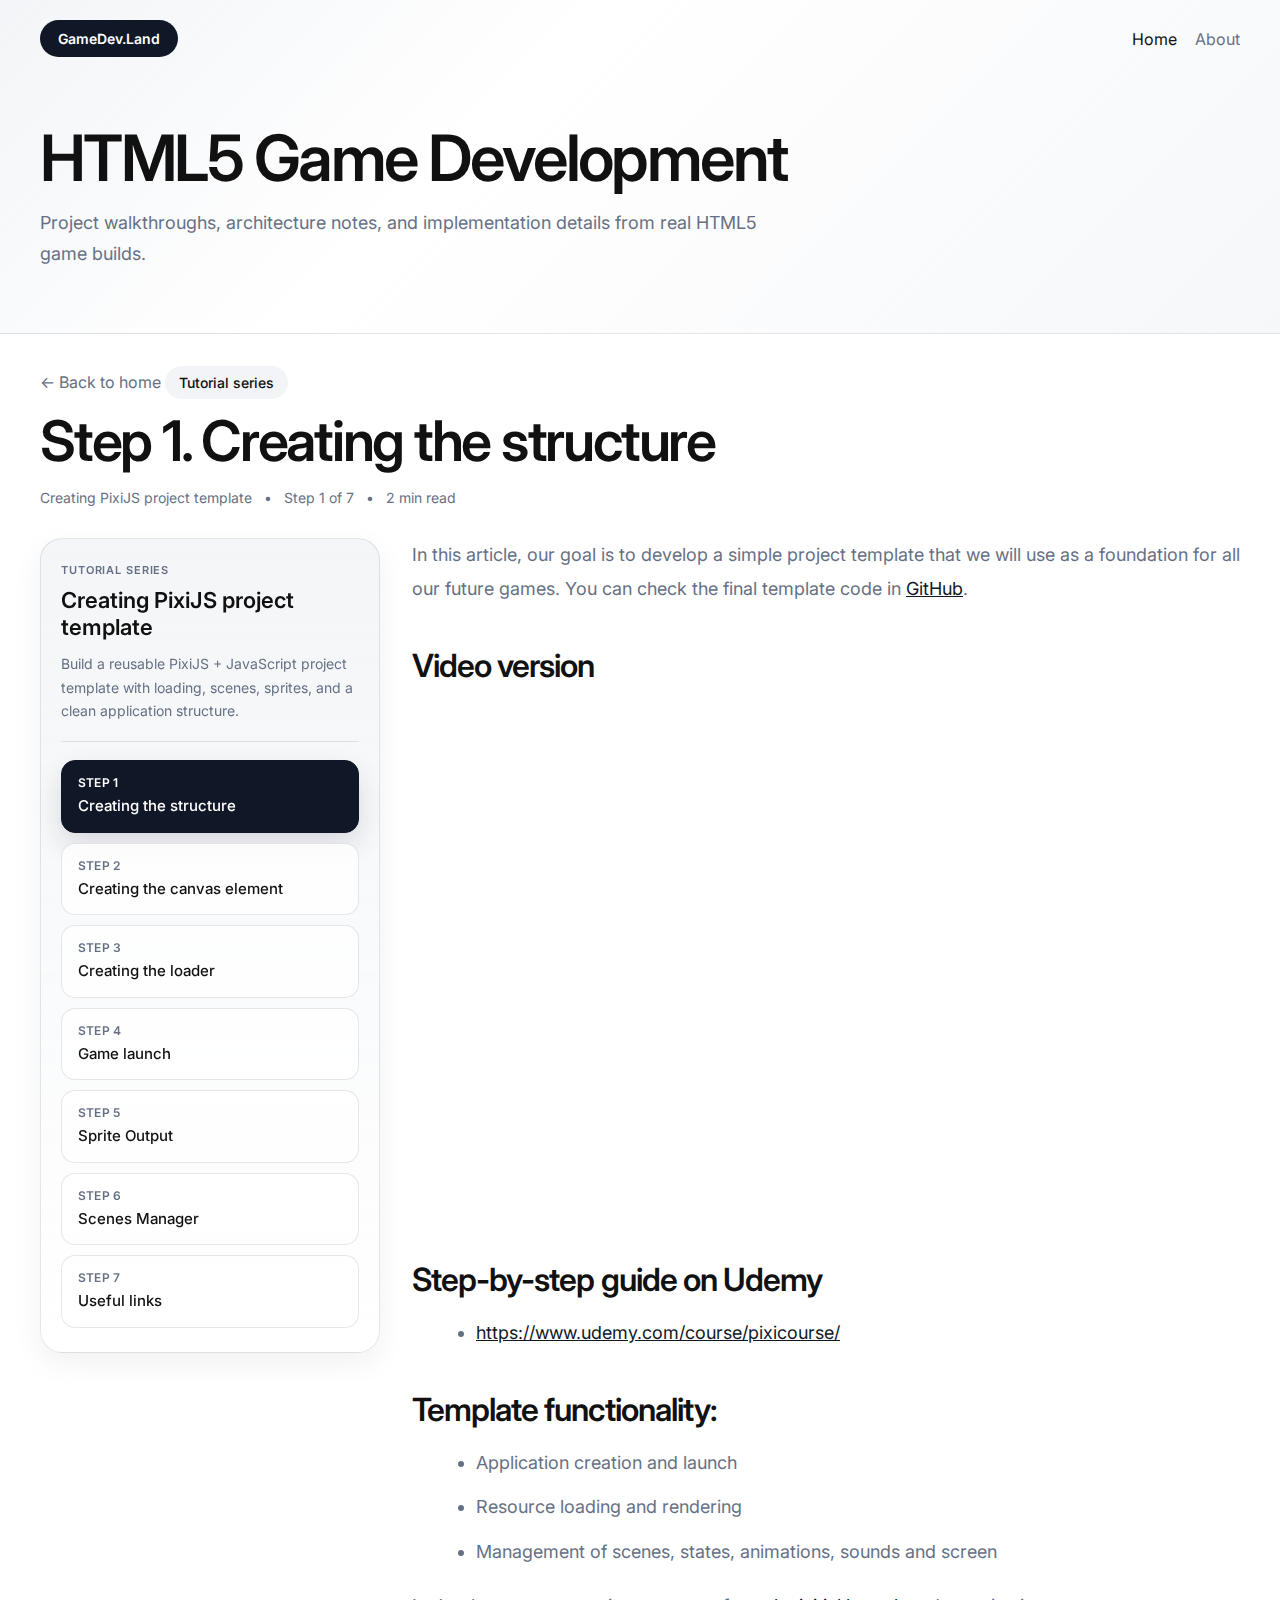
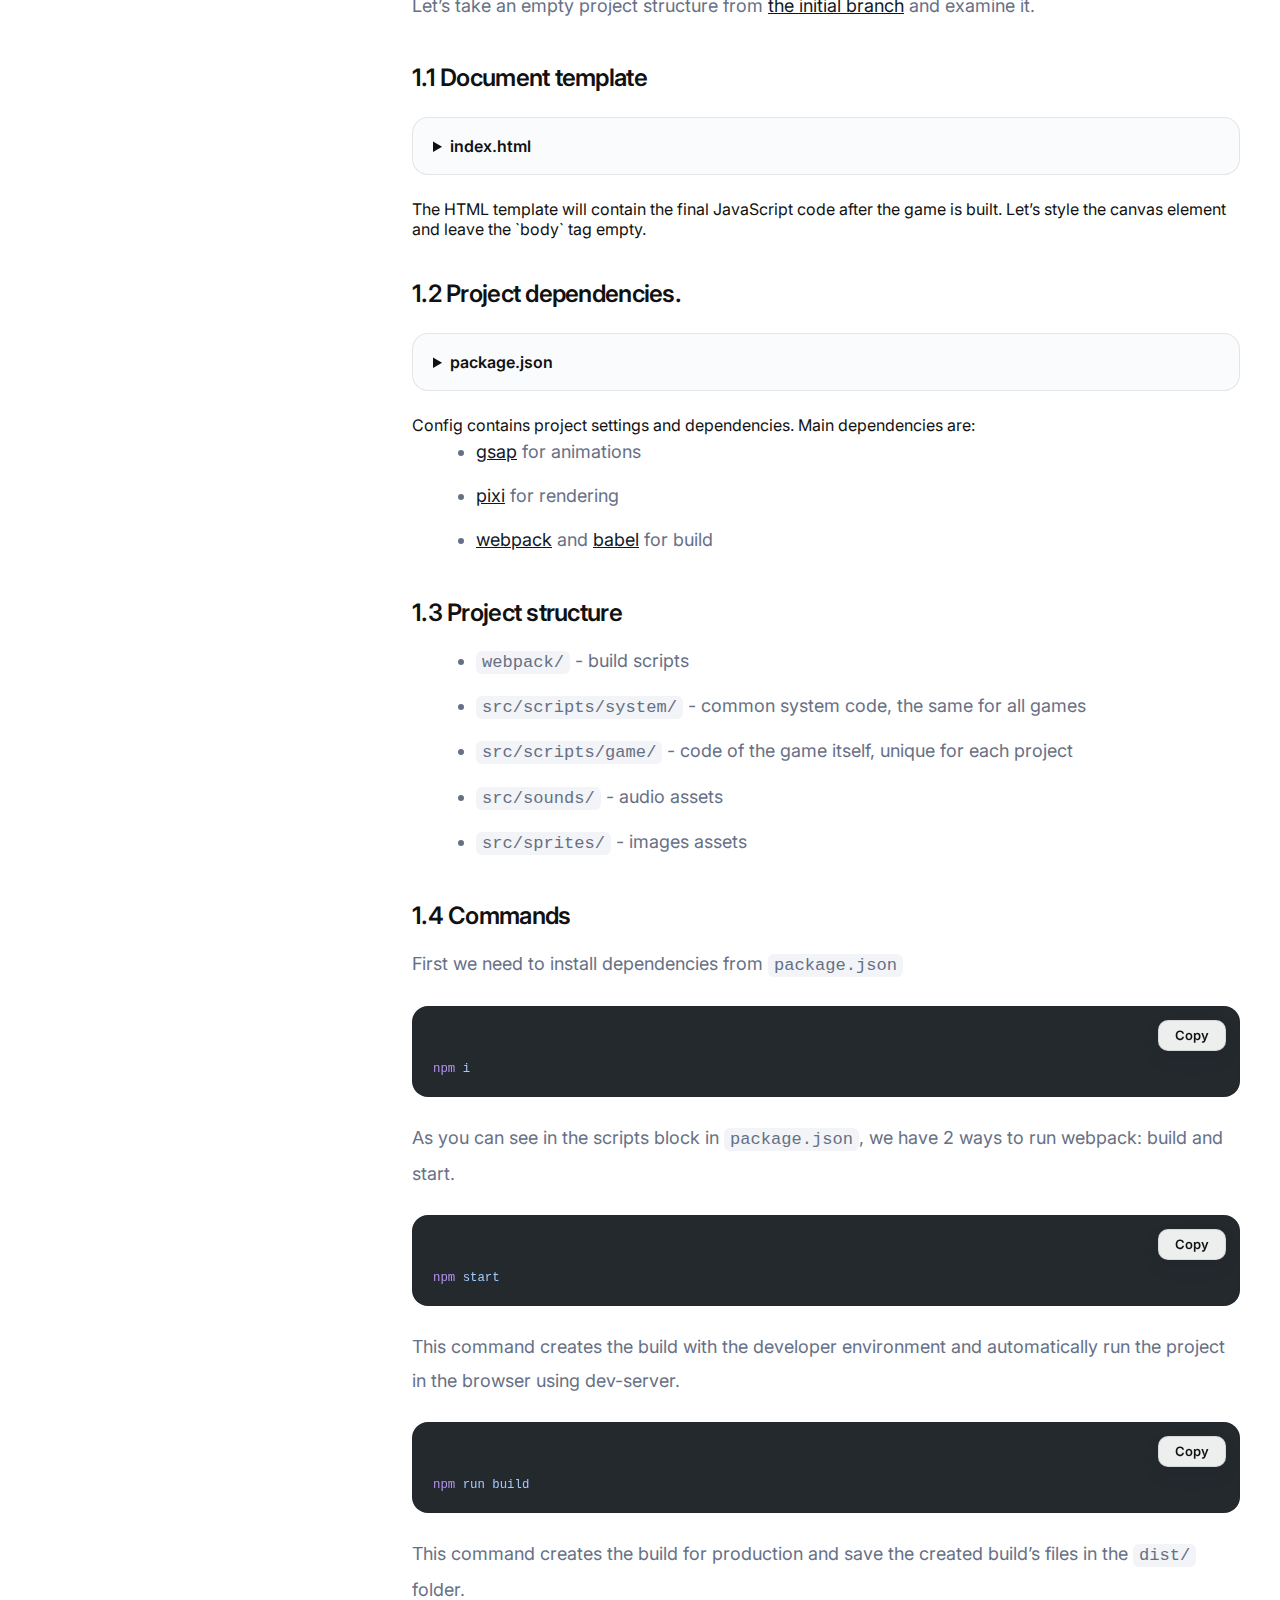
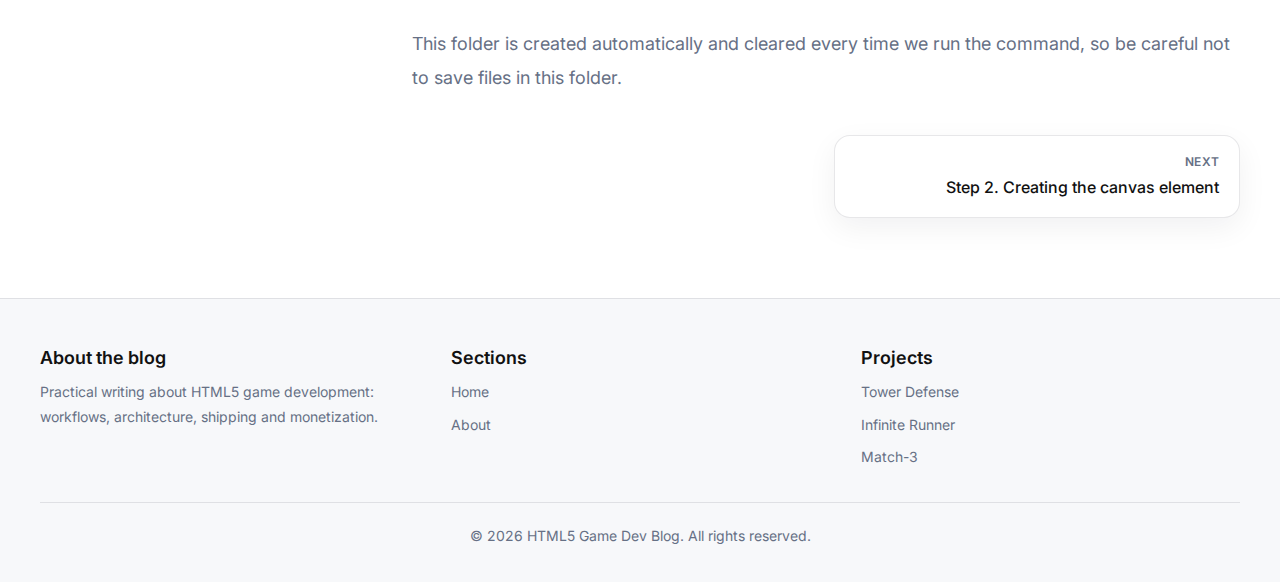
<file: articles/pixi-project-template/index.html>
<!DOCTYPE html><html lang="en"> <head><meta charset="UTF-8"><meta name="viewport" content="width=device-width, initial-scale=1"><link rel="preconnect" href="https://fonts.googleapis.com"><link rel="preconnect" href="https://fonts.gstatic.com" crossorigin><link href="https://fonts.googleapis.com/css2?family=Inter:wght@400;500;600&display=swap" rel="stylesheet"><link rel="icon" type="image/svg+xml" href="/favicon.svg"><link rel="icon" href="/favicon.ico"><meta name="generator" content="Astro v6.1.6"><meta name="description" content="Step 1 of the Creating PixiJS project template tutorial: Creating the structure."><title>Step 1. Creating the structure | Creating PixiJS project template</title><link rel="stylesheet" href="/_astro/Layout.BisltLvx.css"></head> <body>  <header class="site-header"> <div class="container"> <nav class="top-nav"> <a class="brand-pill" href="/">GameDev.Land</a> <div class="top-nav__links"> <a class="top-nav__link is-active" href="/">Home</a> <a class="top-nav__link" href="/about">About</a> </div> </nav> <div class="hero-block"> <div class="hero-block__inner"> <h1>HTML5 Game Development</h1> <p>Project walkthroughs, architecture notes, and implementation details from real HTML5 game builds.</p> </div> </div> </div> </header> <main class="page-main article-page"> <section class="container"> <div class="article-page__header"> <a class="article-page__back" href="/">← Back to home</a> <div class="article-page__tag">Tutorial series</div> <h1 class="article-page__title">Step 1. Creating the structure</h1> <div class="article-page__meta"> <span>Creating PixiJS project template</span> <span>•</span> <span>Step 1 of 7</span>  <span>•</span> <span>2 min read</span>  </div> </div> <div class="tutorial-series-layout"> <aside class="series-sidebar"> <div class="series-sidebar__inner"> <div class="series-sidebar__intro"> <div class="series-sidebar__eyebrow">Tutorial series</div> <h2>Creating PixiJS project template</h2> <p>Build a reusable PixiJS + JavaScript project template with loading, scenes, sprites, and a clean application structure.</p> </div> <nav class="series-sidebar__nav" aria-label="Creating PixiJS project template steps"> <a class="series-sidebar__link is-active" href="/articles/pixi-project-template" aria-current="page"> <span class="series-sidebar__step">Step 1</span> <span class="series-sidebar__title">Creating the structure</span> </a><a class="series-sidebar__link" href="/articles/pixi-project-template/creating-the-canvas-element"> <span class="series-sidebar__step">Step 2</span> <span class="series-sidebar__title">Creating the canvas element</span> </a><a class="series-sidebar__link" href="/articles/pixi-project-template/creating-the-loader"> <span class="series-sidebar__step">Step 3</span> <span class="series-sidebar__title">Creating the loader</span> </a><a class="series-sidebar__link" href="/articles/pixi-project-template/game-launch"> <span class="series-sidebar__step">Step 4</span> <span class="series-sidebar__title">Game launch</span> </a><a class="series-sidebar__link" href="/articles/pixi-project-template/sprite-output"> <span class="series-sidebar__step">Step 5</span> <span class="series-sidebar__title">Sprite Output</span> </a><a class="series-sidebar__link" href="/articles/pixi-project-template/scenes-manager"> <span class="series-sidebar__step">Step 6</span> <span class="series-sidebar__title">Scenes Manager</span> </a><a class="series-sidebar__link" href="/articles/pixi-project-template/useful-links"> <span class="series-sidebar__step">Step 7</span> <span class="series-sidebar__title">Useful links</span> </a> </nav> </div> </aside> <div class="tutorial-series-content"> <div class="article-prose tutorial-prose"> <p>In this article, our goal is to develop a simple project template that we will use as a foundation for all our future games. You can check the final template code in <a href="https://github.com/gamedevland/pixi-project-template">GitHub</a>.</p>
<h2 id="video-version">Video version</h2>
<iframe width="560" height="315" src="https://www.youtube.com/embed/itT6L3LQ1cM" title="YouTube video player" frameborder="0" allow="accelerometer; autoplay; clipboard-write; encrypted-media; gyroscope; picture-in-picture" allowfullscreen></iframe>
<h2 id="step-by-step-guide-on-udemy">Step-by-step guide on Udemy</h2>
<ul>
<li><a href="https://www.udemy.com/course/pixicourse/">https://www.udemy.com/course/pixicourse/</a></li>
</ul>
<h2 id="template-functionality">Template functionality:</h2>
<ul>
<li>Application creation and launch</li>
<li>Resource loading and rendering</li>
<li>Management of scenes, states, animations, sounds and screen</li>
</ul>
<p>Let’s take an empty project structure from <a href="https://github.com/bolotnikov/pixi-project-template/tree/initial">the initial branch</a> and examine it.</p>
<h3 id="11-document-template">1.1 Document template</h3>
<details>
  <summary>index.html</summary>
<pre class="astro-code github-dark" style="background-color:#24292e;color:#e1e4e8; overflow-x: auto;" tabindex="0" data-language="html"><code><span class="line"><span style="color:#E1E4E8">&#x3C;!</span><span style="color:#85E89D">DOCTYPE</span><span style="color:#B392F0"> html</span><span style="color:#E1E4E8">></span></span>
<span class="line"><span style="color:#E1E4E8">&#x3C;</span><span style="color:#85E89D">html</span><span style="color:#E1E4E8">></span></span>
<span class="line"><span style="color:#E1E4E8">  &#x3C;</span><span style="color:#85E89D">head</span><span style="color:#E1E4E8">></span></span>
<span class="line"><span style="color:#E1E4E8">    &#x3C;</span><span style="color:#85E89D">meta</span><span style="color:#B392F0"> charset</span><span style="color:#E1E4E8">=</span><span style="color:#9ECBFF">"utf-8"</span><span style="color:#E1E4E8">></span></span>
<span class="line"><span style="color:#E1E4E8">  &#x3C;/</span><span style="color:#85E89D">head</span><span style="color:#E1E4E8">></span></span>
<span class="line"><span style="color:#E1E4E8">  &#x3C;</span><span style="color:#85E89D">style</span><span style="color:#E1E4E8">></span></span>
<span class="line"><span style="color:#85E89D">    body</span><span style="color:#E1E4E8"> {</span></span>
<span class="line"><span style="color:#79B8FF">        background-color</span><span style="color:#E1E4E8">: </span><span style="color:#79B8FF">#000</span><span style="color:#E1E4E8">;</span></span>
<span class="line"><span style="color:#79B8FF">        padding</span><span style="color:#E1E4E8">: </span><span style="color:#79B8FF">0</span><span style="color:#E1E4E8">;</span></span>
<span class="line"><span style="color:#79B8FF">        margin</span><span style="color:#E1E4E8">: </span><span style="color:#79B8FF">0</span><span style="color:#E1E4E8">;</span></span>
<span class="line"><span style="color:#79B8FF">        width</span><span style="color:#E1E4E8">: </span><span style="color:#79B8FF">100</span><span style="color:#F97583">%</span><span style="color:#E1E4E8">;</span></span>
<span class="line"><span style="color:#79B8FF">        height</span><span style="color:#E1E4E8">: </span><span style="color:#79B8FF">100</span><span style="color:#F97583">%</span><span style="color:#E1E4E8">;</span></span>
<span class="line"><span style="color:#E1E4E8">    }</span></span>
<span class="line"><span style="color:#85E89D">    canvas</span><span style="color:#E1E4E8"> {</span></span>
<span class="line"><span style="color:#79B8FF">        position</span><span style="color:#E1E4E8">:</span><span style="color:#79B8FF">absolute</span><span style="color:#E1E4E8">;</span></span>
<span class="line"><span style="color:#79B8FF">        top</span><span style="color:#E1E4E8">:</span><span style="color:#79B8FF">50</span><span style="color:#F97583">%</span><span style="color:#E1E4E8">;</span></span>
<span class="line"><span style="color:#79B8FF">        left</span><span style="color:#E1E4E8">:</span><span style="color:#79B8FF">50</span><span style="color:#F97583">%</span><span style="color:#E1E4E8">;</span></span>
<span class="line"><span style="color:#79B8FF">        transform</span><span style="color:#E1E4E8">: </span><span style="color:#79B8FF">translate</span><span style="color:#E1E4E8">(</span><span style="color:#79B8FF">-50</span><span style="color:#F97583">%</span><span style="color:#E1E4E8">, </span><span style="color:#79B8FF">-50</span><span style="color:#F97583">%</span><span style="color:#E1E4E8">);</span></span>
<span class="line"><span style="color:#79B8FF">        -o-transform</span><span style="color:#E1E4E8">: </span><span style="color:#79B8FF">translate</span><span style="color:#E1E4E8">(</span><span style="color:#79B8FF">-50</span><span style="color:#F97583">%</span><span style="color:#E1E4E8">, </span><span style="color:#79B8FF">-50</span><span style="color:#F97583">%</span><span style="color:#E1E4E8">);</span></span>
<span class="line"><span style="color:#79B8FF">        -ms-transform</span><span style="color:#E1E4E8">: </span><span style="color:#79B8FF">translate</span><span style="color:#E1E4E8">(</span><span style="color:#79B8FF">-50</span><span style="color:#F97583">%</span><span style="color:#E1E4E8">, </span><span style="color:#79B8FF">-50</span><span style="color:#F97583">%</span><span style="color:#E1E4E8">);</span></span>
<span class="line"><span style="color:#79B8FF">        -moz-transform</span><span style="color:#E1E4E8">: </span><span style="color:#79B8FF">translate</span><span style="color:#E1E4E8">(</span><span style="color:#79B8FF">-50</span><span style="color:#F97583">%</span><span style="color:#E1E4E8">, </span><span style="color:#79B8FF">-50</span><span style="color:#F97583">%</span><span style="color:#E1E4E8">);</span></span>
<span class="line"><span style="color:#79B8FF">        -webkit-transform</span><span style="color:#E1E4E8">: </span><span style="color:#79B8FF">translate</span><span style="color:#E1E4E8">(</span><span style="color:#79B8FF">-50</span><span style="color:#F97583">%</span><span style="color:#E1E4E8">, </span><span style="color:#79B8FF">-50</span><span style="color:#F97583">%</span><span style="color:#E1E4E8">);</span></span>
<span class="line"><span style="color:#E1E4E8">    }</span></span>
<span class="line"><span style="color:#E1E4E8">  &#x3C;/</span><span style="color:#85E89D">style</span><span style="color:#E1E4E8">></span></span>
<span class="line"><span style="color:#E1E4E8">  &#x3C;</span><span style="color:#85E89D">body</span><span style="color:#E1E4E8">></span></span>
<span class="line"><span style="color:#E1E4E8">  &#x3C;/</span><span style="color:#85E89D">body</span><span style="color:#E1E4E8">></span></span>
<span class="line"><span style="color:#E1E4E8">&#x3C;/</span><span style="color:#85E89D">html</span><span style="color:#E1E4E8">></span></span></code></pre>
</details>
The HTML template will contain the final JavaScript code after the game is built. Let’s style the canvas element and leave the `body` tag empty.
<h3 id="12-project-dependencies">1.2 Project dependencies.</h3>
<details>
  <summary>package.json</summary>
<pre class="astro-code github-dark" style="background-color:#24292e;color:#e1e4e8; overflow-x: auto;" tabindex="0" data-language="javascript"><code><span class="line"><span style="color:#E1E4E8">{</span></span>
<span class="line"><span style="color:#9ECBFF">  "name"</span><span style="color:#E1E4E8">: </span><span style="color:#9ECBFF">"match3"</span><span style="color:#E1E4E8">,</span></span>
<span class="line"><span style="color:#9ECBFF">  "version"</span><span style="color:#E1E4E8">: </span><span style="color:#9ECBFF">"1.0.0"</span><span style="color:#E1E4E8">,</span></span>
<span class="line"><span style="color:#9ECBFF">  "description"</span><span style="color:#E1E4E8">: </span><span style="color:#9ECBFF">""</span><span style="color:#E1E4E8">,</span></span>
<span class="line"><span style="color:#9ECBFF">  "main"</span><span style="color:#E1E4E8">: </span><span style="color:#9ECBFF">"index.js"</span><span style="color:#E1E4E8">,</span></span>
<span class="line"><span style="color:#9ECBFF">  "scripts"</span><span style="color:#E1E4E8">: {</span></span>
<span class="line"><span style="color:#9ECBFF">    "build"</span><span style="color:#E1E4E8">: </span><span style="color:#9ECBFF">"webpack --config webpack/prod.js "</span><span style="color:#E1E4E8">,</span></span>
<span class="line"><span style="color:#9ECBFF">    "start"</span><span style="color:#E1E4E8">: </span><span style="color:#9ECBFF">"webpack-dev-server --config webpack/base.js --open"</span></span>
<span class="line"><span style="color:#E1E4E8">  },</span></span>
<span class="line"><span style="color:#9ECBFF">  "dependencies"</span><span style="color:#E1E4E8">: {</span></span>
<span class="line"><span style="color:#9ECBFF">    "gsap"</span><span style="color:#E1E4E8">: </span><span style="color:#9ECBFF">"^3.10.4"</span><span style="color:#E1E4E8">,</span></span>
<span class="line"><span style="color:#9ECBFF">    "pixi.js"</span><span style="color:#E1E4E8">: </span><span style="color:#9ECBFF">"^6.5.1"</span></span>
<span class="line"><span style="color:#E1E4E8">  },</span></span>
<span class="line"><span style="color:#9ECBFF">  "devDependencies"</span><span style="color:#E1E4E8">: {</span></span>
<span class="line"><span style="color:#9ECBFF">    "babel-loader"</span><span style="color:#E1E4E8">: </span><span style="color:#9ECBFF">"^8.2.5"</span><span style="color:#E1E4E8">,</span></span>
<span class="line"><span style="color:#9ECBFF">    "clean-webpack-plugin"</span><span style="color:#E1E4E8">: </span><span style="color:#9ECBFF">"^4.0.0"</span><span style="color:#E1E4E8">,</span></span>
<span class="line"><span style="color:#9ECBFF">    "file-loader"</span><span style="color:#E1E4E8">: </span><span style="color:#9ECBFF">"^6.2.0"</span><span style="color:#E1E4E8">,</span></span>
<span class="line"><span style="color:#9ECBFF">    "html-webpack-plugin"</span><span style="color:#E1E4E8">: </span><span style="color:#9ECBFF">"^5.5.0"</span><span style="color:#E1E4E8">,</span></span>
<span class="line"><span style="color:#9ECBFF">    "webpack-cli"</span><span style="color:#E1E4E8">: </span><span style="color:#9ECBFF">"^4.10.0"</span><span style="color:#E1E4E8">,</span></span>
<span class="line"><span style="color:#9ECBFF">    "webpack-dev-server"</span><span style="color:#E1E4E8">: </span><span style="color:#9ECBFF">"^4.9.3"</span><span style="color:#E1E4E8">,</span></span>
<span class="line"><span style="color:#9ECBFF">    "webpack-merge"</span><span style="color:#E1E4E8">: </span><span style="color:#9ECBFF">"^5.8.0"</span></span>
<span class="line"><span style="color:#E1E4E8">  }</span></span>
<span class="line"><span style="color:#E1E4E8">}</span></span></code></pre>
</details>
Config contains project settings and dependencies. Main dependencies are:
<ul>
<li><a href="https://greensock.com/gsap/">gsap</a> for animations</li>
<li><a href="https://pixijs.com/">pixi</a> for rendering</li>
<li><a href="https://webpack.js.org/">webpack</a> and <a href="https://babeljs.io/">babel</a> for build</li>
</ul>
<h3 id="13-project-structure">1.3 Project structure</h3>
<ul>
<li><code>webpack/</code> - build scripts</li>
<li><code>src/scripts/system/</code> - common system code, the same for all games</li>
<li><code>src/scripts/game/</code> - code of the game itself, unique for each project</li>
<li><code>src/sounds/</code> - audio assets</li>
<li><code>src/sprites/</code> - images assets</li>
</ul>
<h3 id="14-commands">1.4 Commands</h3>
<p>First we need to install dependencies from <code>package.json</code></p>
<pre class="astro-code github-dark" style="background-color:#24292e;color:#e1e4e8; overflow-x: auto;" tabindex="0" data-language="bash"><code><span class="line"><span style="color:#B392F0">npm</span><span style="color:#9ECBFF"> i</span></span></code></pre>
<p>As you can see in the scripts block in <code>package.json</code>, we have 2 ways to run webpack: build and start.</p>
<pre class="astro-code github-dark" style="background-color:#24292e;color:#e1e4e8; overflow-x: auto;" tabindex="0" data-language="bash"><code><span class="line"><span style="color:#B392F0">npm</span><span style="color:#9ECBFF"> start</span></span></code></pre>
<p>This command creates the build with the developer environment and automatically run the project in the browser using dev-server.</p>
<pre class="astro-code github-dark" style="background-color:#24292e;color:#e1e4e8; overflow-x: auto;" tabindex="0" data-language="bash"><code><span class="line"><span style="color:#B392F0">npm</span><span style="color:#9ECBFF"> run</span><span style="color:#9ECBFF"> build</span></span></code></pre>
<p>This command creates the build for production and save the created build’s files in the <code>dist/</code> folder.</p>
<p>This folder is created automatically and cleared every time we run the command, so be careful not to save files in this folder.</p> </div> <div class="series-pagination"> <div></div> <a class="series-pagination__link is-next" href="/articles/pixi-project-template/creating-the-canvas-element"> <span class="series-pagination__label">Next</span> <span class="series-pagination__title">
Step 2. Creating the canvas element </span> </a> </div> </div> </div> </section> </main> <footer class="site-footer"> <div class="container footer-card"> <div class="footer-grid"> <div> <h4>About the blog</h4> <p>
Practical writing about HTML5 game development: workflows, architecture, shipping and monetization.
</p> </div> <div> <h4>Sections</h4> <ul> <li><a href="/">Home</a></li> <li><a href="/about">About</a></li> </ul> </div> <div> <h4>Projects</h4> <ul> <li><a href="/articles/tower-defense">Tower Defense</a></li> <li><a href="/articles/runner">Infinite Runner</a></li> <li><a href="/articles/match3">Match-3</a></li> </ul> </div> </div> <div class="footer-bottom"> <p>© 2026 HTML5 Game Dev Blog. All rights reserved.</p> </div> </div> </footer> <script>
	(() => {
		const enhanceCodeBlocks = () => {
			const blocks = document.querySelectorAll('.article-prose pre');

			for (const pre of blocks) {
				pre.removeAttribute('tabindex');
				pre.setAttribute('draggable', 'false');
				pre.style.userSelect = 'text';
				pre.style.webkitUserSelect = 'text';
				pre.style.cursor = 'text';

				const descendants = pre.querySelectorAll('*');
				for (const node of descendants) {
					if (node instanceof HTMLElement) {
						node.setAttribute('draggable', 'false');
						node.style.userSelect = 'text';
						node.style.webkitUserSelect = 'text';
						node.style.cursor = 'text';
					}
				}

				if (pre.parentElement?.classList.contains('code-block-shell')) {
					continue;
				}

				const shell = document.createElement('div');
				shell.className = 'code-block-shell';
				pre.parentNode?.insertBefore(shell, pre);
				shell.appendChild(pre);

				const button = document.createElement('button');
				button.className = 'code-block-copy';
				button.type = 'button';
				button.setAttribute('aria-label', 'Copy code to clipboard');
				button.textContent = 'Copy';

				button.addEventListener('click', async () => {
					const code = pre.querySelector('code');
					const text = code?.textContent ?? pre.textContent ?? '';

					try {
						await navigator.clipboard.writeText(text);
						button.textContent = 'Copied';
						window.setTimeout(() => {
							button.textContent = 'Copy';
						}, 1600);
					} catch {
						button.textContent = 'Failed';
						window.setTimeout(() => {
							button.textContent = 'Copy';
						}, 1600);
					}
				});

				shell.appendChild(button);
			}
		};

		if (document.readyState === 'loading') {
			document.addEventListener('DOMContentLoaded', enhanceCodeBlocks, { once: true });
		} else {
			enhanceCodeBlocks();
		}
	})();
</script>  </body></html>
</file>
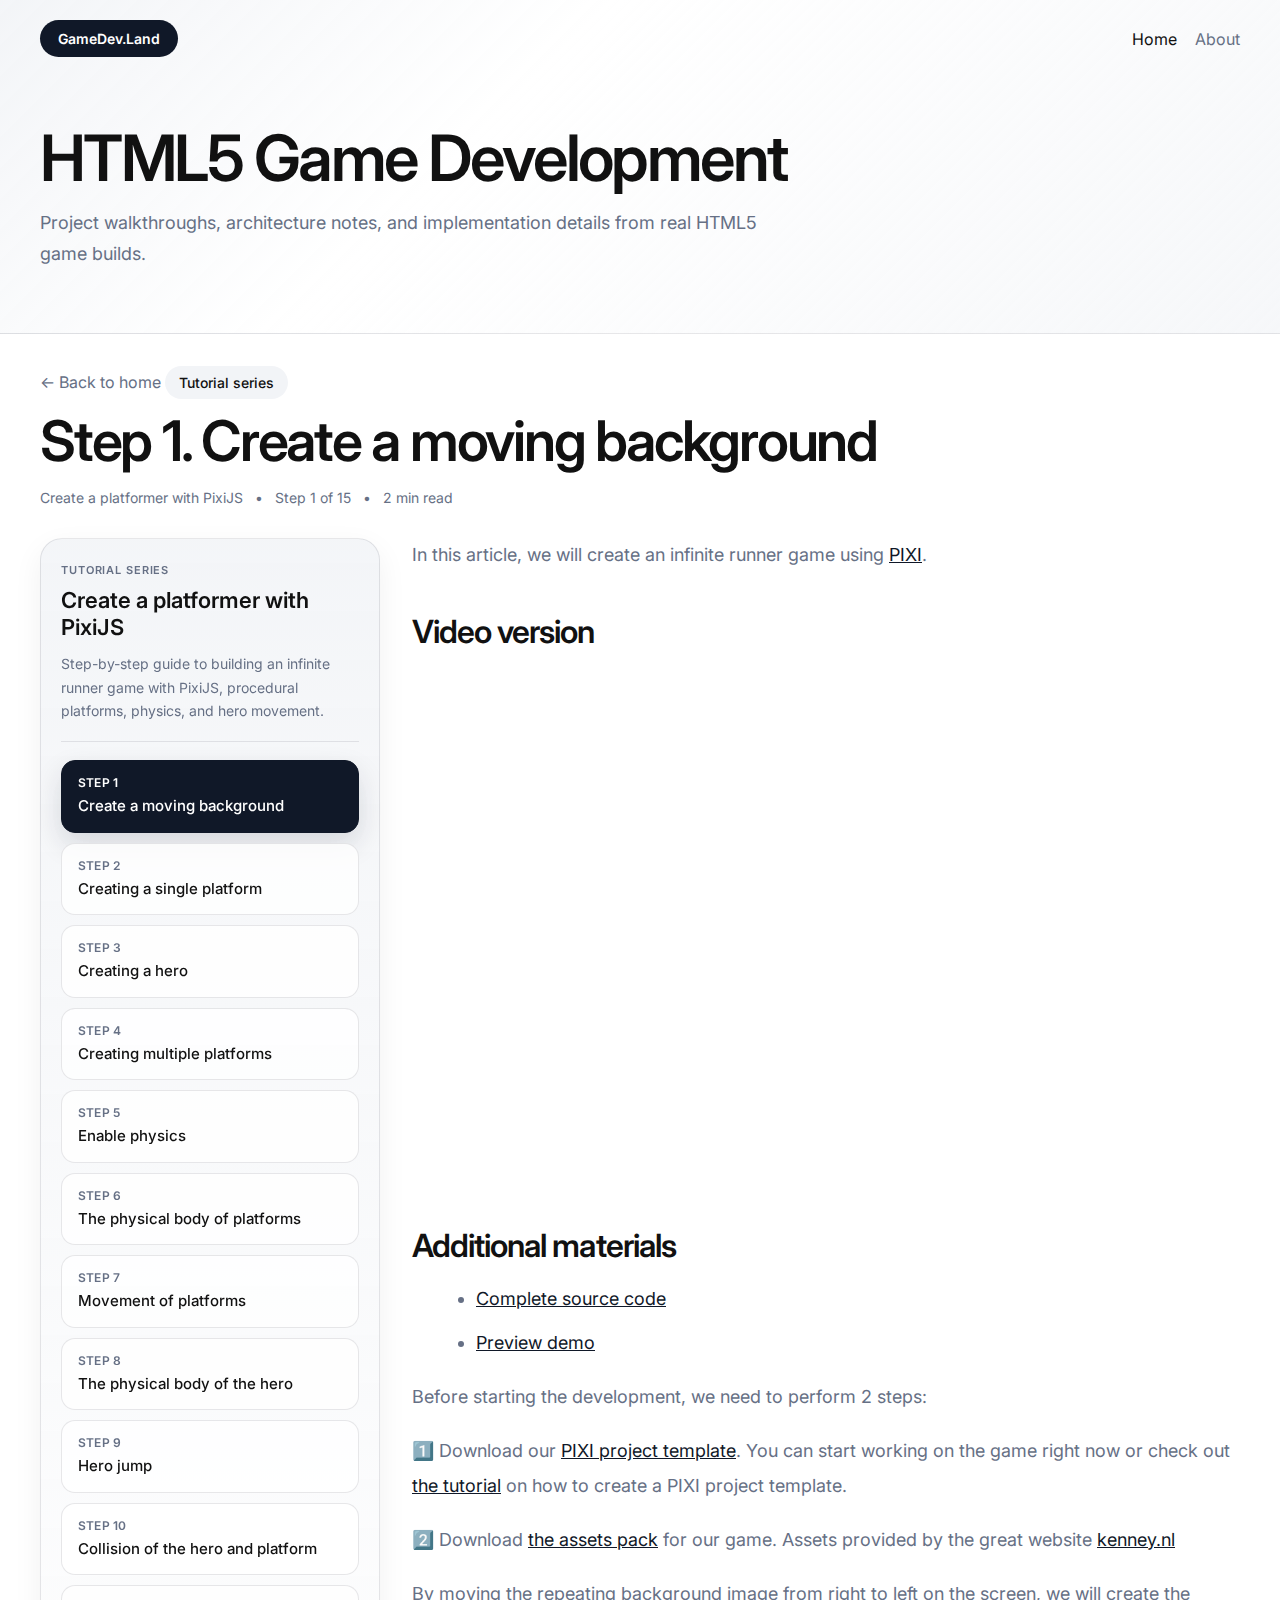
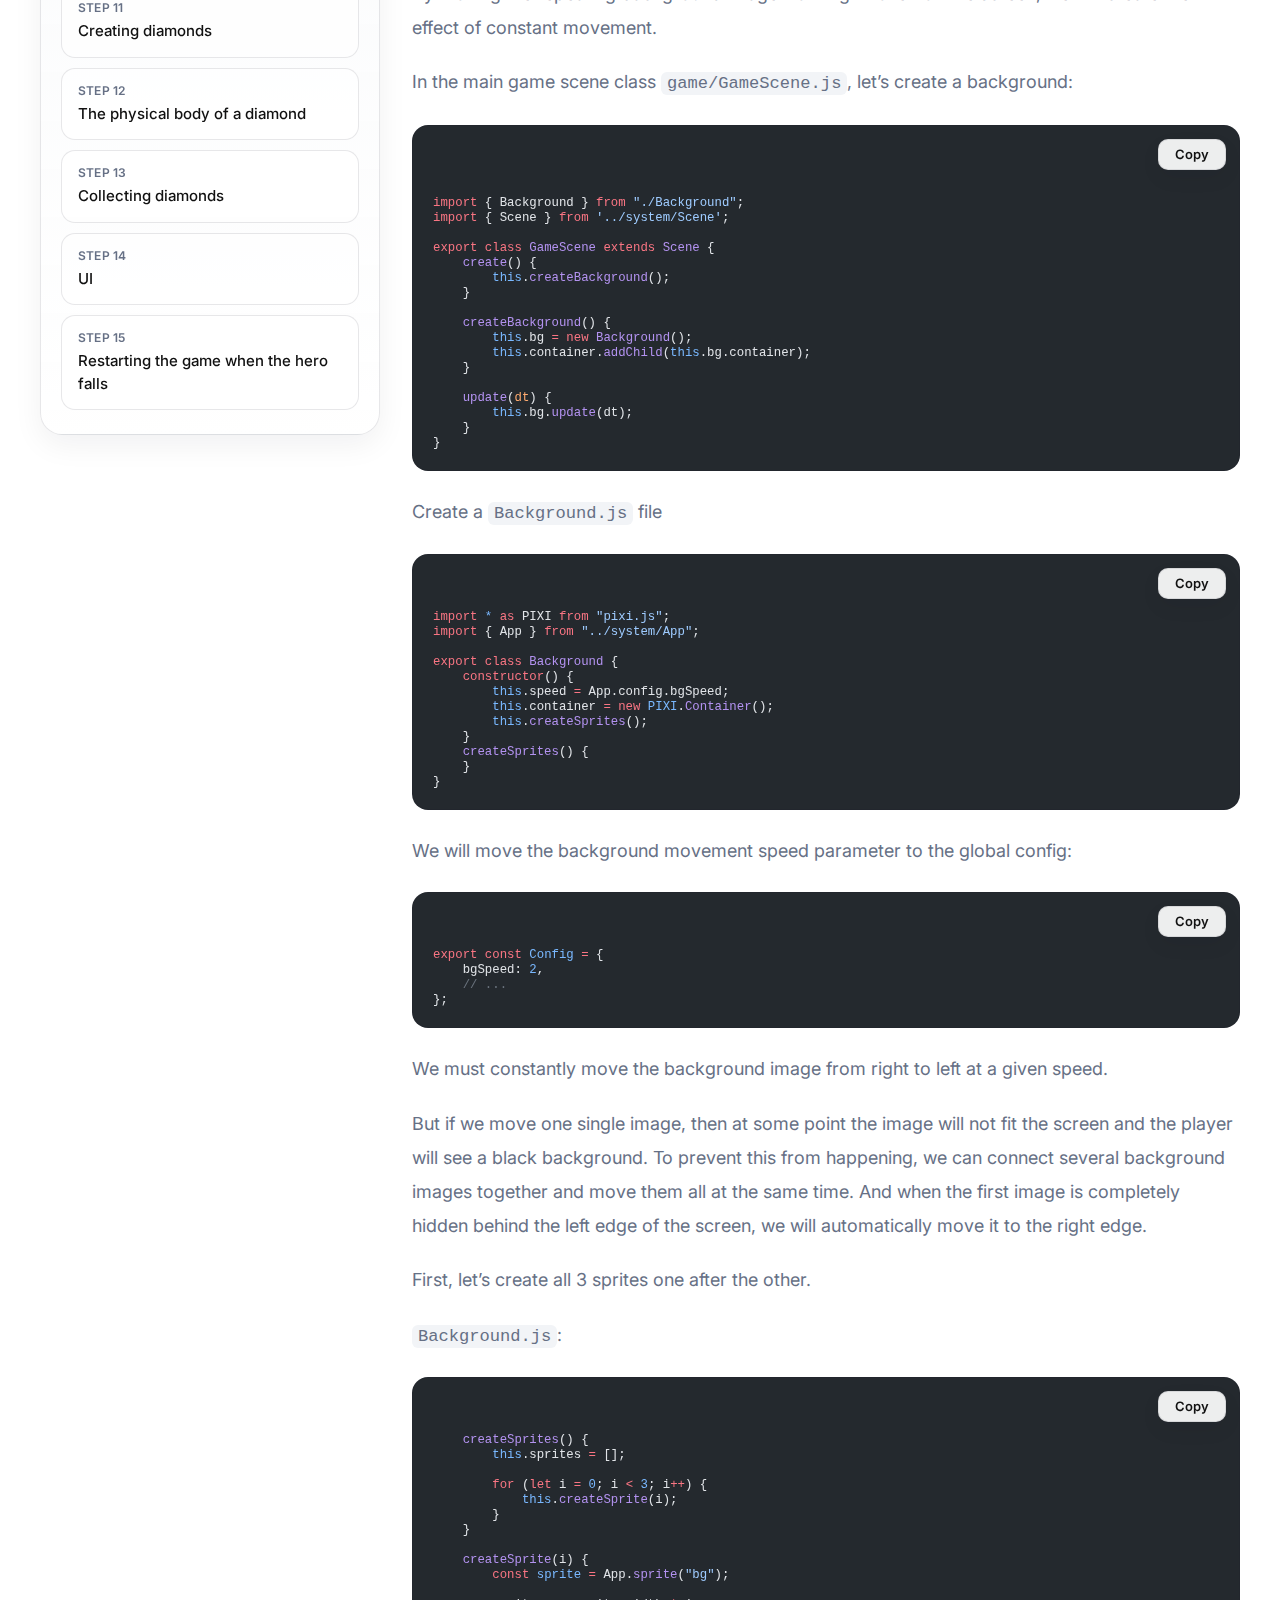
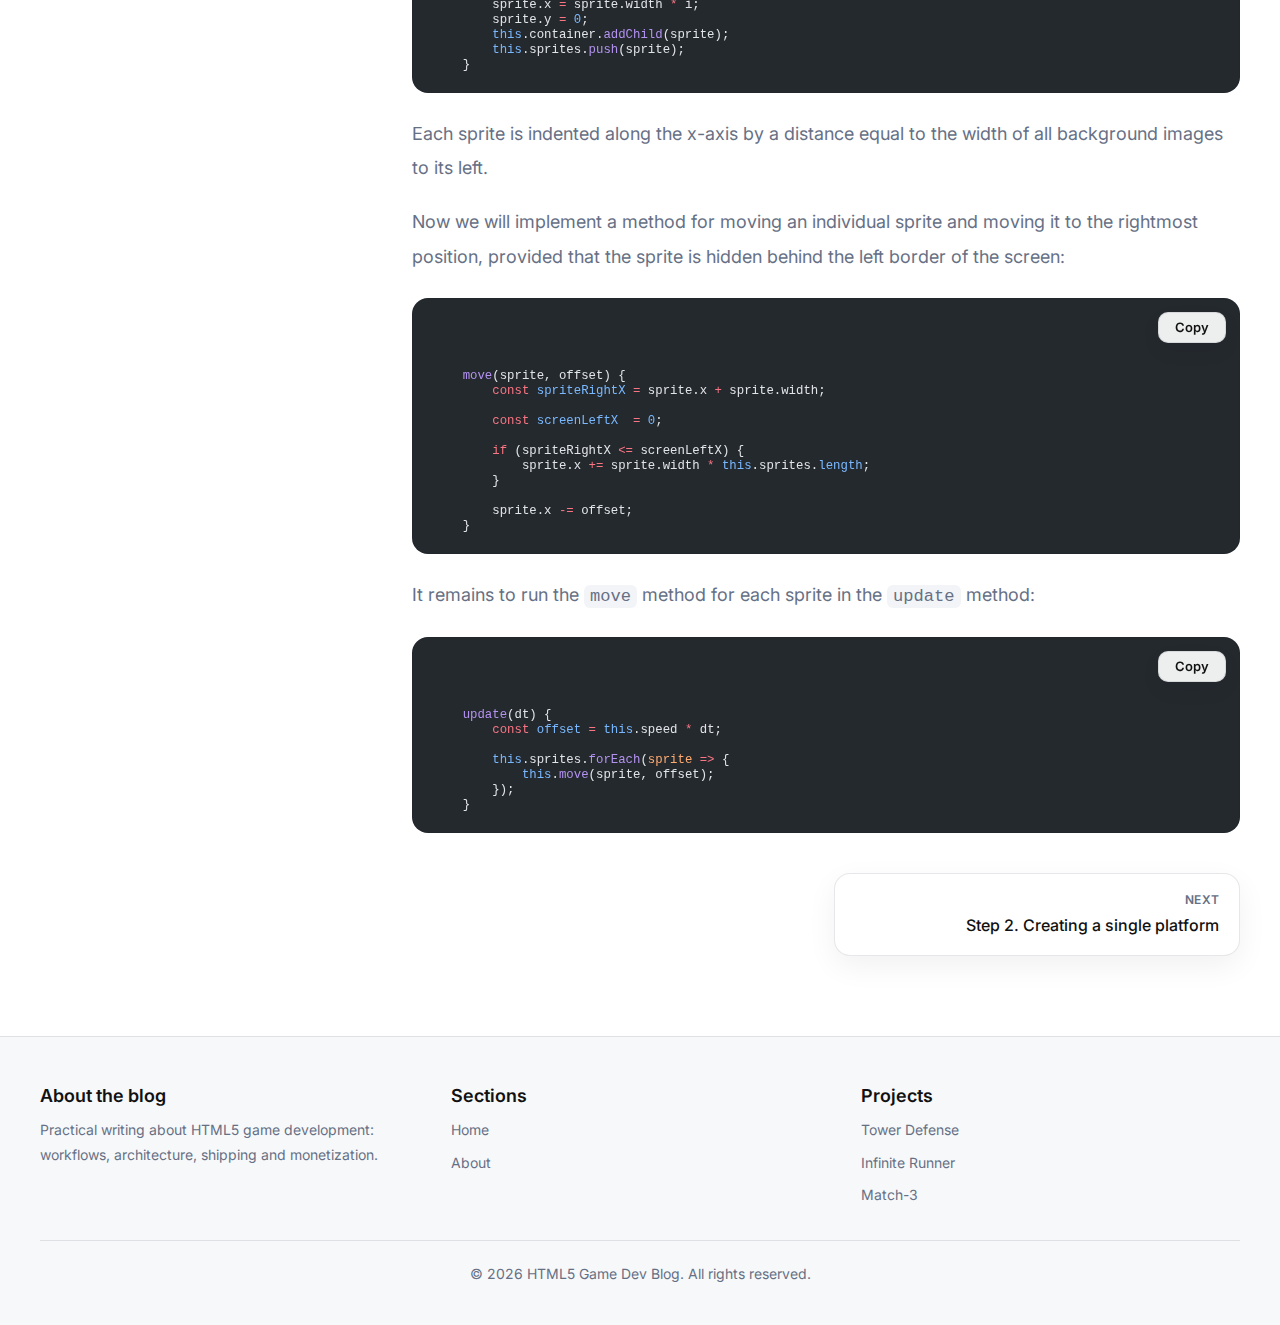
<file: articles/runner/index.html>
<!DOCTYPE html><html lang="en"> <head><meta charset="UTF-8"><meta name="viewport" content="width=device-width, initial-scale=1"><link rel="preconnect" href="https://fonts.googleapis.com"><link rel="preconnect" href="https://fonts.gstatic.com" crossorigin><link href="https://fonts.googleapis.com/css2?family=Inter:wght@400;500;600&display=swap" rel="stylesheet"><link rel="icon" type="image/svg+xml" href="/favicon.svg"><link rel="icon" href="/favicon.ico"><meta name="generator" content="Astro v6.1.6"><meta name="description" content="Step 1 of the Create a platformer with PixiJS tutorial: Create a moving background."><title>Step 1. Create a moving background | Create a platformer with PixiJS</title><link rel="stylesheet" href="/_astro/Layout.BisltLvx.css"></head> <body>  <header class="site-header"> <div class="container"> <nav class="top-nav"> <a class="brand-pill" href="/">GameDev.Land</a> <div class="top-nav__links"> <a class="top-nav__link is-active" href="/">Home</a> <a class="top-nav__link" href="/about">About</a> </div> </nav> <div class="hero-block"> <div class="hero-block__inner"> <h1>HTML5 Game Development</h1> <p>Project walkthroughs, architecture notes, and implementation details from real HTML5 game builds.</p> </div> </div> </div> </header> <main class="page-main article-page"> <section class="container"> <div class="article-page__header"> <a class="article-page__back" href="/">← Back to home</a> <div class="article-page__tag">Tutorial series</div> <h1 class="article-page__title">Step 1. Create a moving background</h1> <div class="article-page__meta"> <span>Create a platformer with PixiJS</span> <span>•</span> <span>Step 1 of 15</span>  <span>•</span> <span>2 min read</span>  </div> </div> <div class="tutorial-series-layout"> <aside class="series-sidebar"> <div class="series-sidebar__inner"> <div class="series-sidebar__intro"> <div class="series-sidebar__eyebrow">Tutorial series</div> <h2>Create a platformer with PixiJS</h2> <p>Step-by-step guide to building an infinite runner game with PixiJS, procedural platforms, physics, and hero movement.</p> </div> <nav class="series-sidebar__nav" aria-label="Create a platformer with PixiJS steps"> <a class="series-sidebar__link is-active" href="/articles/runner" aria-current="page"> <span class="series-sidebar__step">Step 1</span> <span class="series-sidebar__title">Create a moving background</span> </a><a class="series-sidebar__link" href="/articles/runner/creating-a-single-platform"> <span class="series-sidebar__step">Step 2</span> <span class="series-sidebar__title">Creating a single platform</span> </a><a class="series-sidebar__link" href="/articles/runner/creating-a-hero"> <span class="series-sidebar__step">Step 3</span> <span class="series-sidebar__title">Creating a hero</span> </a><a class="series-sidebar__link" href="/articles/runner/creating-multiple-platforms"> <span class="series-sidebar__step">Step 4</span> <span class="series-sidebar__title">Creating multiple platforms</span> </a><a class="series-sidebar__link" href="/articles/runner/enable-physics"> <span class="series-sidebar__step">Step 5</span> <span class="series-sidebar__title">Enable physics</span> </a><a class="series-sidebar__link" href="/articles/runner/the-physical-body-of-platforms"> <span class="series-sidebar__step">Step 6</span> <span class="series-sidebar__title">The physical body of platforms</span> </a><a class="series-sidebar__link" href="/articles/runner/movement-of-platforms"> <span class="series-sidebar__step">Step 7</span> <span class="series-sidebar__title">Movement of platforms</span> </a><a class="series-sidebar__link" href="/articles/runner/the-physical-body-of-the-hero"> <span class="series-sidebar__step">Step 8</span> <span class="series-sidebar__title">The physical body of the hero</span> </a><a class="series-sidebar__link" href="/articles/runner/hero-jump"> <span class="series-sidebar__step">Step 9</span> <span class="series-sidebar__title">Hero jump</span> </a><a class="series-sidebar__link" href="/articles/runner/collision-of-the-hero-and-platform"> <span class="series-sidebar__step">Step 10</span> <span class="series-sidebar__title">Collision of the hero and platform</span> </a><a class="series-sidebar__link" href="/articles/runner/creating-diamonds"> <span class="series-sidebar__step">Step 11</span> <span class="series-sidebar__title">Creating diamonds</span> </a><a class="series-sidebar__link" href="/articles/runner/the-physical-body-of-a-diamond"> <span class="series-sidebar__step">Step 12</span> <span class="series-sidebar__title">The physical body of a diamond</span> </a><a class="series-sidebar__link" href="/articles/runner/collecting-diamonds"> <span class="series-sidebar__step">Step 13</span> <span class="series-sidebar__title">Collecting diamonds</span> </a><a class="series-sidebar__link" href="/articles/runner/ui"> <span class="series-sidebar__step">Step 14</span> <span class="series-sidebar__title">UI</span> </a><a class="series-sidebar__link" href="/articles/runner/restarting-the-game-when-the-hero-falls"> <span class="series-sidebar__step">Step 15</span> <span class="series-sidebar__title">Restarting the game when the hero falls</span> </a> </nav> </div> </aside> <div class="tutorial-series-content"> <div class="article-prose tutorial-prose"> <p>In this article, we will create an infinite runner game using <a href="https://pixijs.com/">PIXI</a>.</p>
<h2 id="video-version">Video version</h2>
<iframe width="560" height="315" src="https://www.youtube.com/embed/oZInrjsClPg" title="YouTube video player" frameborder="0" allow="accelerometer; autoplay; clipboard-write; encrypted-media; gyroscope; picture-in-picture; web-share" allowfullscreen></iframe>
<h2 id="additional-materials">Additional materials</h2>
<ul>
<li><a href="https://github.com/gamedevland/runner">Complete source code</a></li>
<li><a href="https://gamedevland.github.io/runner/">Preview demo</a></li>
</ul>
<p>Before starting the development, we need to perform 2 steps:</p>
<p>1️⃣ Download our <a href="https://github.com/gamedevland/pixi-project-template">PIXI project template</a>. You can start working on the game right now or check out <a href="/articles/pixi-project-template">the tutorial</a> on how to create a PIXI project template.</p>
<p>2️⃣	 Download <a href="/assets/runner.zip">the assets pack</a> for our game. Assets provided by the great website <a href="https://kenney.nl">kenney.nl</a></p>
<p>By moving the repeating background image from right to left on the screen, we will create the effect of constant movement.</p>
<p>In the main game scene class <code>game/GameScene.js</code>, let’s create a background:</p>
<pre class="astro-code github-dark" style="background-color:#24292e;color:#e1e4e8; overflow-x: auto;" tabindex="0" data-language="javascript"><code><span class="line"></span>
<span class="line"><span style="color:#F97583">import</span><span style="color:#E1E4E8"> { Background } </span><span style="color:#F97583">from</span><span style="color:#9ECBFF"> "./Background"</span><span style="color:#E1E4E8">;</span></span>
<span class="line"><span style="color:#F97583">import</span><span style="color:#E1E4E8"> { Scene } </span><span style="color:#F97583">from</span><span style="color:#9ECBFF"> '../system/Scene'</span><span style="color:#E1E4E8">;</span></span>
<span class="line"></span>
<span class="line"><span style="color:#F97583">export</span><span style="color:#F97583"> class</span><span style="color:#B392F0"> GameScene</span><span style="color:#F97583"> extends</span><span style="color:#B392F0"> Scene</span><span style="color:#E1E4E8"> {</span></span>
<span class="line"><span style="color:#B392F0">    create</span><span style="color:#E1E4E8">() {</span></span>
<span class="line"><span style="color:#79B8FF">        this</span><span style="color:#E1E4E8">.</span><span style="color:#B392F0">createBackground</span><span style="color:#E1E4E8">();</span></span>
<span class="line"><span style="color:#E1E4E8">    }</span></span>
<span class="line"></span>
<span class="line"><span style="color:#B392F0">    createBackground</span><span style="color:#E1E4E8">() {</span></span>
<span class="line"><span style="color:#79B8FF">        this</span><span style="color:#E1E4E8">.bg </span><span style="color:#F97583">=</span><span style="color:#F97583"> new</span><span style="color:#B392F0"> Background</span><span style="color:#E1E4E8">();</span></span>
<span class="line"><span style="color:#79B8FF">        this</span><span style="color:#E1E4E8">.container.</span><span style="color:#B392F0">addChild</span><span style="color:#E1E4E8">(</span><span style="color:#79B8FF">this</span><span style="color:#E1E4E8">.bg.container);</span></span>
<span class="line"><span style="color:#E1E4E8">    }</span></span>
<span class="line"></span>
<span class="line"><span style="color:#B392F0">    update</span><span style="color:#E1E4E8">(</span><span style="color:#FFAB70">dt</span><span style="color:#E1E4E8">) {</span></span>
<span class="line"><span style="color:#79B8FF">        this</span><span style="color:#E1E4E8">.bg.</span><span style="color:#B392F0">update</span><span style="color:#E1E4E8">(dt);</span></span>
<span class="line"><span style="color:#E1E4E8">    }</span></span>
<span class="line"><span style="color:#E1E4E8">}</span></span></code></pre>
<p>Create a <code>Background.js</code> file</p>
<pre class="astro-code github-dark" style="background-color:#24292e;color:#e1e4e8; overflow-x: auto;" tabindex="0" data-language="javascript"><code><span class="line"><span style="color:#F97583">import</span><span style="color:#79B8FF"> *</span><span style="color:#F97583"> as</span><span style="color:#E1E4E8"> PIXI </span><span style="color:#F97583">from</span><span style="color:#9ECBFF"> "pixi.js"</span><span style="color:#E1E4E8">;</span></span>
<span class="line"><span style="color:#F97583">import</span><span style="color:#E1E4E8"> { App } </span><span style="color:#F97583">from</span><span style="color:#9ECBFF"> "../system/App"</span><span style="color:#E1E4E8">;</span></span>
<span class="line"></span>
<span class="line"><span style="color:#F97583">export</span><span style="color:#F97583"> class</span><span style="color:#B392F0"> Background</span><span style="color:#E1E4E8"> {</span></span>
<span class="line"><span style="color:#F97583">    constructor</span><span style="color:#E1E4E8">() {</span></span>
<span class="line"><span style="color:#79B8FF">        this</span><span style="color:#E1E4E8">.speed </span><span style="color:#F97583">=</span><span style="color:#E1E4E8"> App.config.bgSpeed;</span></span>
<span class="line"><span style="color:#79B8FF">        this</span><span style="color:#E1E4E8">.container </span><span style="color:#F97583">=</span><span style="color:#F97583"> new</span><span style="color:#79B8FF"> PIXI</span><span style="color:#E1E4E8">.</span><span style="color:#B392F0">Container</span><span style="color:#E1E4E8">();</span></span>
<span class="line"><span style="color:#79B8FF">        this</span><span style="color:#E1E4E8">.</span><span style="color:#B392F0">createSprites</span><span style="color:#E1E4E8">();</span></span>
<span class="line"><span style="color:#E1E4E8">    }</span></span>
<span class="line"><span style="color:#B392F0">    createSprites</span><span style="color:#E1E4E8">() {</span></span>
<span class="line"><span style="color:#E1E4E8">    }</span></span>
<span class="line"><span style="color:#E1E4E8">}</span></span></code></pre>
<p>We will move the background movement speed parameter to the global config:</p>
<pre class="astro-code github-dark" style="background-color:#24292e;color:#e1e4e8; overflow-x: auto;" tabindex="0" data-language="javascript"><code><span class="line"><span style="color:#F97583">export</span><span style="color:#F97583"> const</span><span style="color:#79B8FF"> Config</span><span style="color:#F97583"> =</span><span style="color:#E1E4E8"> {</span></span>
<span class="line"><span style="color:#E1E4E8">    bgSpeed: </span><span style="color:#79B8FF">2</span><span style="color:#E1E4E8">,</span></span>
<span class="line"><span style="color:#6A737D">    // ...</span></span>
<span class="line"><span style="color:#E1E4E8">};</span></span></code></pre>
<p>We must constantly move the background image from right to left at a given speed.</p>
<p>But if we move one single image, then at some point the image will not fit the screen and the player will see a black background. To prevent this from happening, we can connect several background images together and move them all at the same time.
And when the first image is completely hidden behind the left edge of the screen, we will automatically move it to the right edge.</p>
<p>First, let’s create all 3 sprites one after the other.</p>
<p><code>Background.js</code>:</p>
<pre class="astro-code github-dark" style="background-color:#24292e;color:#e1e4e8; overflow-x: auto;" tabindex="0" data-language="javascript"><code><span class="line"><span style="color:#B392F0">    createSprites</span><span style="color:#E1E4E8">() {</span></span>
<span class="line"><span style="color:#79B8FF">        this</span><span style="color:#E1E4E8">.sprites </span><span style="color:#F97583">=</span><span style="color:#E1E4E8"> [];</span></span>
<span class="line"></span>
<span class="line"><span style="color:#F97583">        for</span><span style="color:#E1E4E8"> (</span><span style="color:#F97583">let</span><span style="color:#E1E4E8"> i </span><span style="color:#F97583">=</span><span style="color:#79B8FF"> 0</span><span style="color:#E1E4E8">; i </span><span style="color:#F97583">&#x3C;</span><span style="color:#79B8FF"> 3</span><span style="color:#E1E4E8">; i</span><span style="color:#F97583">++</span><span style="color:#E1E4E8">) {</span></span>
<span class="line"><span style="color:#79B8FF">            this</span><span style="color:#E1E4E8">.</span><span style="color:#B392F0">createSprite</span><span style="color:#E1E4E8">(i);</span></span>
<span class="line"><span style="color:#E1E4E8">        }</span></span>
<span class="line"><span style="color:#E1E4E8">    }</span></span>
<span class="line"></span>
<span class="line"><span style="color:#B392F0">    createSprite</span><span style="color:#E1E4E8">(i) {</span></span>
<span class="line"><span style="color:#F97583">        const</span><span style="color:#79B8FF"> sprite</span><span style="color:#F97583"> =</span><span style="color:#E1E4E8"> App.</span><span style="color:#B392F0">sprite</span><span style="color:#E1E4E8">(</span><span style="color:#9ECBFF">"bg"</span><span style="color:#E1E4E8">);</span></span>
<span class="line"></span>
<span class="line"><span style="color:#E1E4E8">        sprite.x </span><span style="color:#F97583">=</span><span style="color:#E1E4E8"> sprite.width </span><span style="color:#F97583">*</span><span style="color:#E1E4E8"> i;</span></span>
<span class="line"><span style="color:#E1E4E8">        sprite.y </span><span style="color:#F97583">=</span><span style="color:#79B8FF"> 0</span><span style="color:#E1E4E8">;</span></span>
<span class="line"><span style="color:#79B8FF">        this</span><span style="color:#E1E4E8">.container.</span><span style="color:#B392F0">addChild</span><span style="color:#E1E4E8">(sprite);</span></span>
<span class="line"><span style="color:#79B8FF">        this</span><span style="color:#E1E4E8">.sprites.</span><span style="color:#B392F0">push</span><span style="color:#E1E4E8">(sprite);</span></span>
<span class="line"><span style="color:#E1E4E8">    }</span></span></code></pre>
<p>Each sprite is indented along the x-axis by a distance equal to the width of all background images to its left.</p>
<p>Now we will implement a method for moving an individual sprite and moving it to the rightmost position, provided that the sprite is hidden behind the left border of the screen:</p>
<pre class="astro-code github-dark" style="background-color:#24292e;color:#e1e4e8; overflow-x: auto;" tabindex="0" data-language="javascript"><code><span class="line"></span>
<span class="line"><span style="color:#B392F0">    move</span><span style="color:#E1E4E8">(sprite, offset) {</span></span>
<span class="line"><span style="color:#F97583">        const</span><span style="color:#79B8FF"> spriteRightX</span><span style="color:#F97583"> =</span><span style="color:#E1E4E8"> sprite.x </span><span style="color:#F97583">+</span><span style="color:#E1E4E8"> sprite.width;</span></span>
<span class="line"></span>
<span class="line"><span style="color:#F97583">        const</span><span style="color:#79B8FF"> screenLeftX</span><span style="color:#F97583">  =</span><span style="color:#79B8FF"> 0</span><span style="color:#E1E4E8">;</span></span>
<span class="line"></span>
<span class="line"><span style="color:#F97583">        if</span><span style="color:#E1E4E8"> (spriteRightX </span><span style="color:#F97583">&#x3C;=</span><span style="color:#E1E4E8"> screenLeftX) {</span></span>
<span class="line"><span style="color:#E1E4E8">            sprite.x </span><span style="color:#F97583">+=</span><span style="color:#E1E4E8"> sprite.width </span><span style="color:#F97583">*</span><span style="color:#79B8FF"> this</span><span style="color:#E1E4E8">.sprites.</span><span style="color:#79B8FF">length</span><span style="color:#E1E4E8">;</span></span>
<span class="line"><span style="color:#E1E4E8">        }</span></span>
<span class="line"><span style="color:#E1E4E8">        </span></span>
<span class="line"><span style="color:#E1E4E8">        sprite.x </span><span style="color:#F97583">-=</span><span style="color:#E1E4E8"> offset;</span></span>
<span class="line"><span style="color:#E1E4E8">    }</span></span></code></pre>
<p>It remains to run the <code>move</code> method for each sprite in the <code>update</code> method:</p>
<pre class="astro-code github-dark" style="background-color:#24292e;color:#e1e4e8; overflow-x: auto;" tabindex="0" data-language="javascript"><code><span class="line"></span>
<span class="line"><span style="color:#B392F0">    update</span><span style="color:#E1E4E8">(dt) {</span></span>
<span class="line"><span style="color:#F97583">        const</span><span style="color:#79B8FF"> offset</span><span style="color:#F97583"> =</span><span style="color:#79B8FF"> this</span><span style="color:#E1E4E8">.speed </span><span style="color:#F97583">*</span><span style="color:#E1E4E8"> dt;</span></span>
<span class="line"></span>
<span class="line"><span style="color:#79B8FF">        this</span><span style="color:#E1E4E8">.sprites.</span><span style="color:#B392F0">forEach</span><span style="color:#E1E4E8">(</span><span style="color:#FFAB70">sprite</span><span style="color:#F97583"> =></span><span style="color:#E1E4E8"> {</span></span>
<span class="line"><span style="color:#79B8FF">            this</span><span style="color:#E1E4E8">.</span><span style="color:#B392F0">move</span><span style="color:#E1E4E8">(sprite, offset);</span></span>
<span class="line"><span style="color:#E1E4E8">        });</span></span>
<span class="line"><span style="color:#E1E4E8">    }</span></span></code></pre> </div> <div class="series-pagination"> <div></div> <a class="series-pagination__link is-next" href="/articles/runner/creating-a-single-platform"> <span class="series-pagination__label">Next</span> <span class="series-pagination__title">
Step 2. Creating a single platform </span> </a> </div> </div> </div> </section> </main> <footer class="site-footer"> <div class="container footer-card"> <div class="footer-grid"> <div> <h4>About the blog</h4> <p>
Practical writing about HTML5 game development: workflows, architecture, shipping and monetization.
</p> </div> <div> <h4>Sections</h4> <ul> <li><a href="/">Home</a></li> <li><a href="/about">About</a></li> </ul> </div> <div> <h4>Projects</h4> <ul> <li><a href="/articles/tower-defense">Tower Defense</a></li> <li><a href="/articles/runner">Infinite Runner</a></li> <li><a href="/articles/match3">Match-3</a></li> </ul> </div> </div> <div class="footer-bottom"> <p>© 2026 HTML5 Game Dev Blog. All rights reserved.</p> </div> </div> </footer> <script>
	(() => {
		const enhanceCodeBlocks = () => {
			const blocks = document.querySelectorAll('.article-prose pre');

			for (const pre of blocks) {
				pre.removeAttribute('tabindex');
				pre.setAttribute('draggable', 'false');
				pre.style.userSelect = 'text';
				pre.style.webkitUserSelect = 'text';
				pre.style.cursor = 'text';

				const descendants = pre.querySelectorAll('*');
				for (const node of descendants) {
					if (node instanceof HTMLElement) {
						node.setAttribute('draggable', 'false');
						node.style.userSelect = 'text';
						node.style.webkitUserSelect = 'text';
						node.style.cursor = 'text';
					}
				}

				if (pre.parentElement?.classList.contains('code-block-shell')) {
					continue;
				}

				const shell = document.createElement('div');
				shell.className = 'code-block-shell';
				pre.parentNode?.insertBefore(shell, pre);
				shell.appendChild(pre);

				const button = document.createElement('button');
				button.className = 'code-block-copy';
				button.type = 'button';
				button.setAttribute('aria-label', 'Copy code to clipboard');
				button.textContent = 'Copy';

				button.addEventListener('click', async () => {
					const code = pre.querySelector('code');
					const text = code?.textContent ?? pre.textContent ?? '';

					try {
						await navigator.clipboard.writeText(text);
						button.textContent = 'Copied';
						window.setTimeout(() => {
							button.textContent = 'Copy';
						}, 1600);
					} catch {
						button.textContent = 'Failed';
						window.setTimeout(() => {
							button.textContent = 'Copy';
						}, 1600);
					}
				});

				shell.appendChild(button);
			}
		};

		if (document.readyState === 'loading') {
			document.addEventListener('DOMContentLoaded', enhanceCodeBlocks, { once: true });
		} else {
			enhanceCodeBlocks();
		}
	})();
</script>  </body></html>
</file>
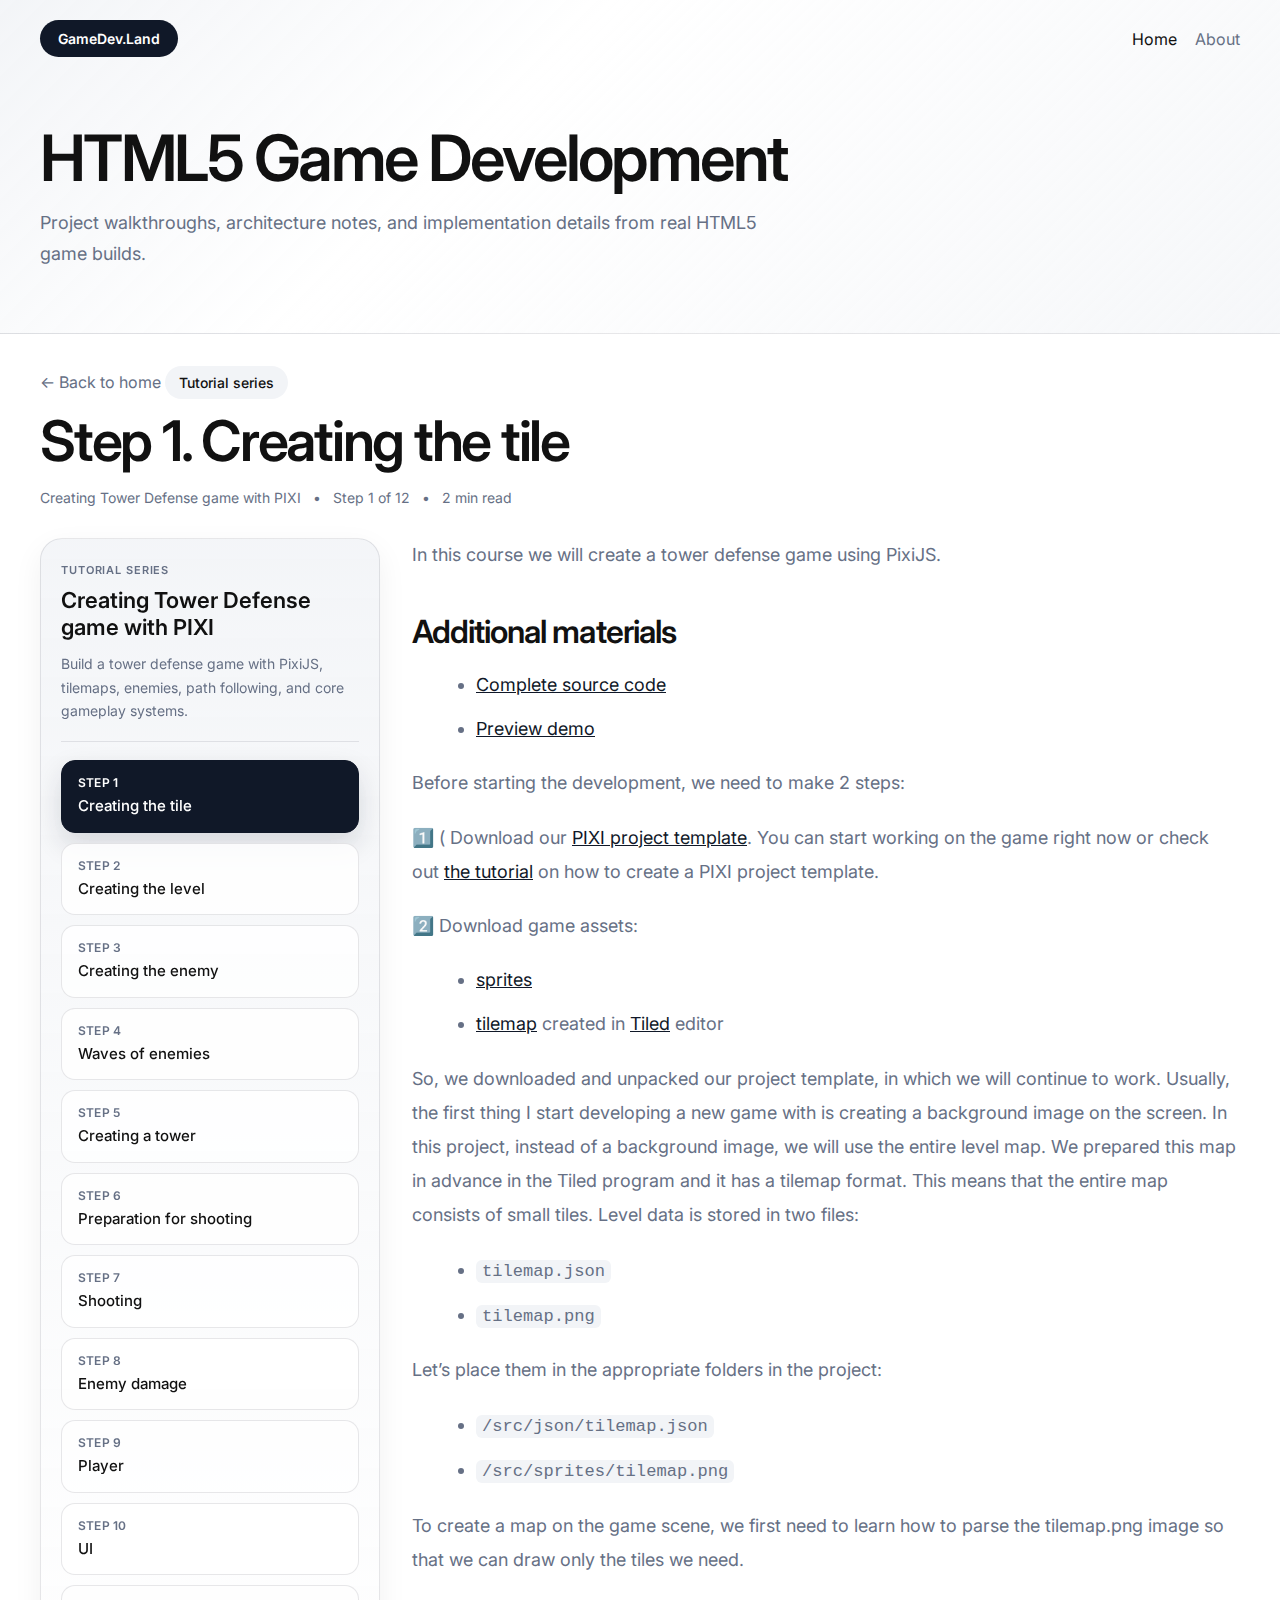
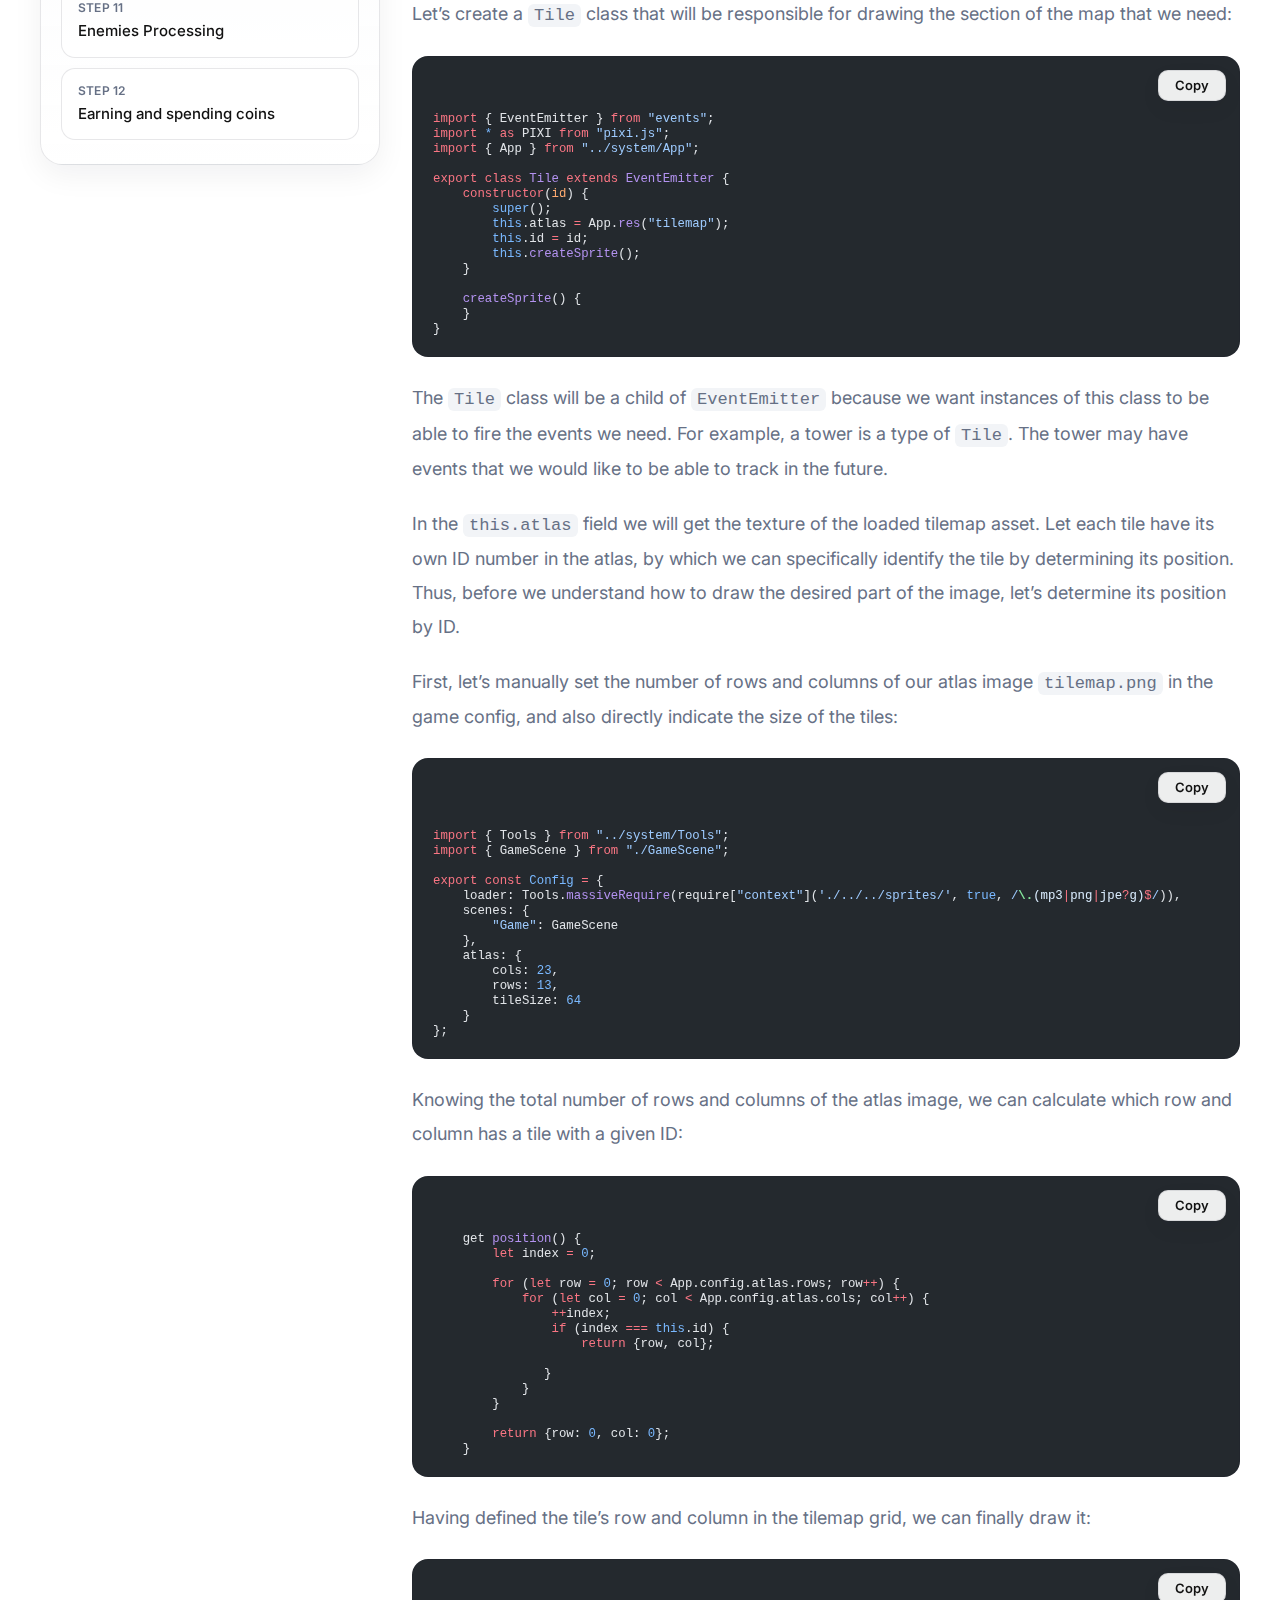
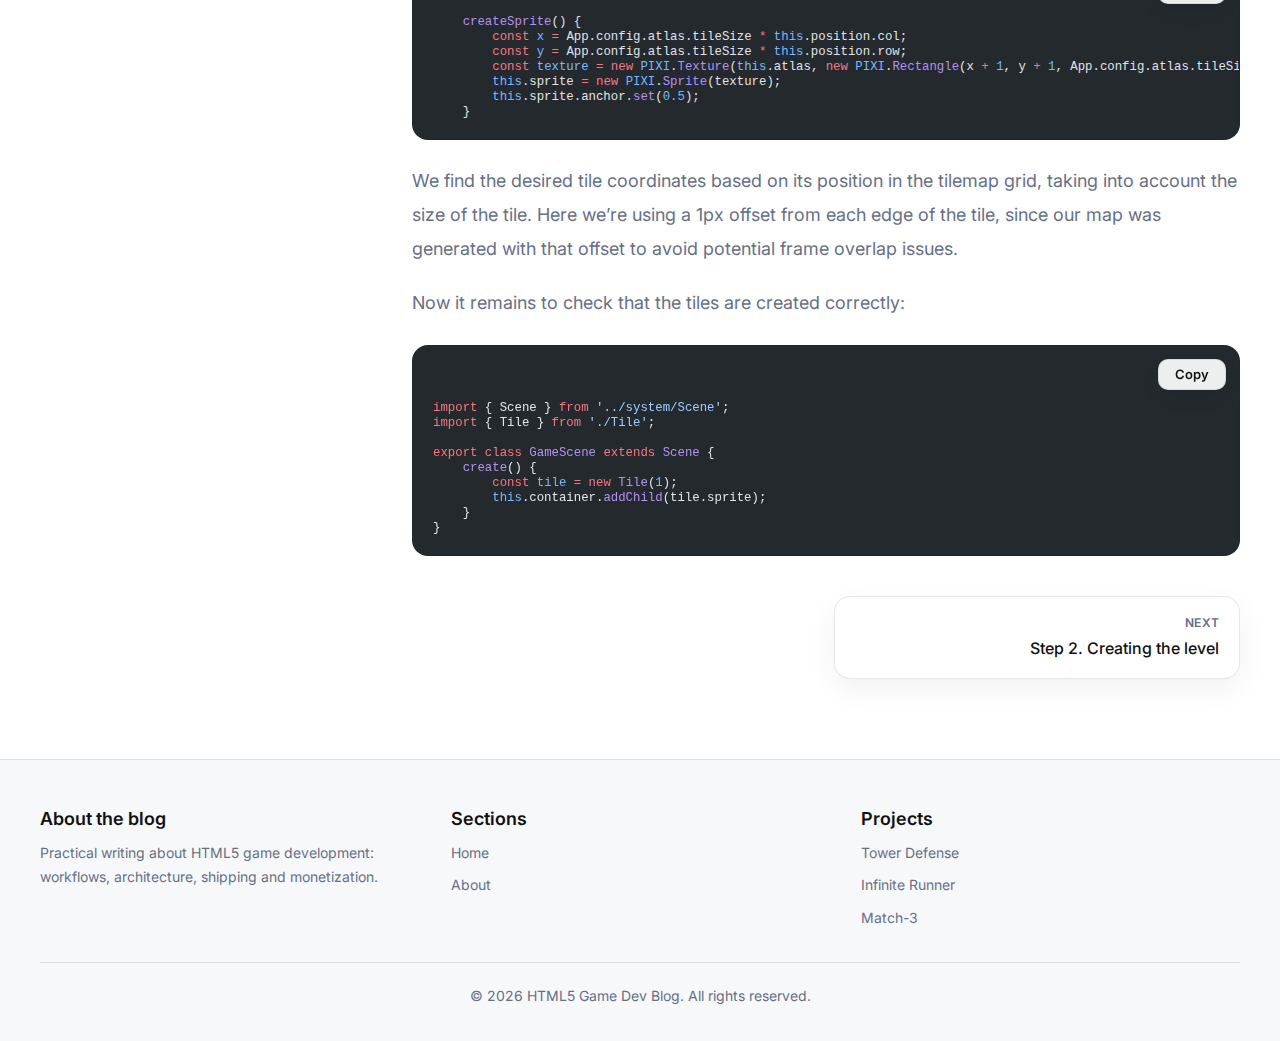
<file: articles/tower-defense/index.html>
<!DOCTYPE html><html lang="en"> <head><meta charset="UTF-8"><meta name="viewport" content="width=device-width, initial-scale=1"><link rel="preconnect" href="https://fonts.googleapis.com"><link rel="preconnect" href="https://fonts.gstatic.com" crossorigin><link href="https://fonts.googleapis.com/css2?family=Inter:wght@400;500;600&display=swap" rel="stylesheet"><link rel="icon" type="image/svg+xml" href="/favicon.svg"><link rel="icon" href="/favicon.ico"><meta name="generator" content="Astro v6.1.6"><meta name="description" content="Step 1 of the Creating Tower Defense game with PIXI tutorial: Creating the tile."><title>Step 1. Creating the tile | Creating Tower Defense game with PIXI</title><link rel="stylesheet" href="/_astro/Layout.BisltLvx.css"></head> <body>  <header class="site-header"> <div class="container"> <nav class="top-nav"> <a class="brand-pill" href="/">GameDev.Land</a> <div class="top-nav__links"> <a class="top-nav__link is-active" href="/">Home</a> <a class="top-nav__link" href="/about">About</a> </div> </nav> <div class="hero-block"> <div class="hero-block__inner"> <h1>HTML5 Game Development</h1> <p>Project walkthroughs, architecture notes, and implementation details from real HTML5 game builds.</p> </div> </div> </div> </header> <main class="page-main article-page"> <section class="container"> <div class="article-page__header"> <a class="article-page__back" href="/">← Back to home</a> <div class="article-page__tag">Tutorial series</div> <h1 class="article-page__title">Step 1. Creating the tile</h1> <div class="article-page__meta"> <span>Creating Tower Defense game with PIXI</span> <span>•</span> <span>Step 1 of 12</span>  <span>•</span> <span>2 min read</span>  </div> </div> <div class="tutorial-series-layout"> <aside class="series-sidebar"> <div class="series-sidebar__inner"> <div class="series-sidebar__intro"> <div class="series-sidebar__eyebrow">Tutorial series</div> <h2>Creating Tower Defense game with PIXI</h2> <p>Build a tower defense game with PixiJS, tilemaps, enemies, path following, and core gameplay systems.</p> </div> <nav class="series-sidebar__nav" aria-label="Creating Tower Defense game with PIXI steps"> <a class="series-sidebar__link is-active" href="/articles/tower-defense" aria-current="page"> <span class="series-sidebar__step">Step 1</span> <span class="series-sidebar__title">Creating the tile</span> </a><a class="series-sidebar__link" href="/articles/tower-defense/creating-the-level"> <span class="series-sidebar__step">Step 2</span> <span class="series-sidebar__title">Creating the level</span> </a><a class="series-sidebar__link" href="/articles/tower-defense/creating-the-enemy"> <span class="series-sidebar__step">Step 3</span> <span class="series-sidebar__title">Creating the enemy</span> </a><a class="series-sidebar__link" href="/articles/tower-defense/waves-of-enemies"> <span class="series-sidebar__step">Step 4</span> <span class="series-sidebar__title">Waves of enemies</span> </a><a class="series-sidebar__link" href="/articles/tower-defense/creating-a-tower"> <span class="series-sidebar__step">Step 5</span> <span class="series-sidebar__title">Creating a tower</span> </a><a class="series-sidebar__link" href="/articles/tower-defense/preparation-for-shooting"> <span class="series-sidebar__step">Step 6</span> <span class="series-sidebar__title">Preparation for shooting</span> </a><a class="series-sidebar__link" href="/articles/tower-defense/shooting"> <span class="series-sidebar__step">Step 7</span> <span class="series-sidebar__title">Shooting</span> </a><a class="series-sidebar__link" href="/articles/tower-defense/enemy-damage"> <span class="series-sidebar__step">Step 8</span> <span class="series-sidebar__title">Enemy damage</span> </a><a class="series-sidebar__link" href="/articles/tower-defense/player"> <span class="series-sidebar__step">Step 9</span> <span class="series-sidebar__title">Player</span> </a><a class="series-sidebar__link" href="/articles/tower-defense/ui"> <span class="series-sidebar__step">Step 10</span> <span class="series-sidebar__title">UI</span> </a><a class="series-sidebar__link" href="/articles/tower-defense/enemies-processing"> <span class="series-sidebar__step">Step 11</span> <span class="series-sidebar__title">Enemies Processing</span> </a><a class="series-sidebar__link" href="/articles/tower-defense/earning-and-spending-coins"> <span class="series-sidebar__step">Step 12</span> <span class="series-sidebar__title">Earning and spending coins</span> </a> </nav> </div> </aside> <div class="tutorial-series-content"> <div class="article-prose tutorial-prose"> <p>In this course we will create a tower defense game using PixiJS.</p>
<h2 id="additional-materials">Additional materials</h2>
<ul>
<li><a href="https://github.com/gamedevland/tower-defense">Complete source code</a></li>
<li><a href="https://gamedevland.github.io/tower-defense/">Preview demo</a></li>
</ul>
<p>Before starting the development, we need to make 2 steps:</p>
<p>1️⃣ ( Download our <a href="https://github.com/gamedevland/pixi-project-template">PIXI project template</a>. You can start working on the game right now or check out <a href="/articles/pixi-project-template">the tutorial</a> on how to create a PIXI project template.</p>
<p>2️⃣ Download game assets:</p>
<ul>
<li><a href="https://github.com/gamedevland/tower-defense/tree/main/src/sprites">sprites</a></li>
<li><a href="https://github.com/gamedevland/tower-defense/blob/main/src/json/tilemap.json">tilemap</a> created in <a href="https://www.mapeditor.org/">Tiled</a> editor</li>
</ul>
<p>So, we downloaded and unpacked our project template, in which we will continue to work.
Usually, the first thing I start developing a new game with is creating a background image on the screen.
In this project, instead of a background image, we will use the entire level map.
We prepared this map in advance in the Tiled program and it has a tilemap format.
This means that the entire map consists of small tiles.
Level data is stored in two files:</p>
<ul>
<li><code>tilemap.json</code></li>
<li><code>tilemap.png</code></li>
</ul>
<p>Let’s place them in the appropriate folders in the project:</p>
<ul>
<li><code>/src/json/tilemap.json</code></li>
<li><code>/src/sprites/tilemap.png</code></li>
</ul>
<p>To create a map on the game scene, we first need to learn how to parse the tilemap.png image so that we can draw only the tiles we need.</p>
<p>Let’s create a <code>Tile</code> class that will be responsible for drawing the section of the map that we need:</p>
<pre class="astro-code github-dark" style="background-color:#24292e;color:#e1e4e8; overflow-x: auto;" tabindex="0" data-language="javascript"><code><span class="line"><span style="color:#F97583">import</span><span style="color:#E1E4E8"> { EventEmitter } </span><span style="color:#F97583">from</span><span style="color:#9ECBFF"> "events"</span><span style="color:#E1E4E8">;</span></span>
<span class="line"><span style="color:#F97583">import</span><span style="color:#79B8FF"> *</span><span style="color:#F97583"> as</span><span style="color:#E1E4E8"> PIXI </span><span style="color:#F97583">from</span><span style="color:#9ECBFF"> "pixi.js"</span><span style="color:#E1E4E8">;</span></span>
<span class="line"><span style="color:#F97583">import</span><span style="color:#E1E4E8"> { App } </span><span style="color:#F97583">from</span><span style="color:#9ECBFF"> "../system/App"</span><span style="color:#E1E4E8">;</span></span>
<span class="line"></span>
<span class="line"><span style="color:#F97583">export</span><span style="color:#F97583"> class</span><span style="color:#B392F0"> Tile</span><span style="color:#F97583"> extends</span><span style="color:#B392F0"> EventEmitter</span><span style="color:#E1E4E8"> {</span></span>
<span class="line"><span style="color:#F97583">    constructor</span><span style="color:#E1E4E8">(</span><span style="color:#FFAB70">id</span><span style="color:#E1E4E8">) {</span></span>
<span class="line"><span style="color:#79B8FF">        super</span><span style="color:#E1E4E8">();</span></span>
<span class="line"><span style="color:#79B8FF">        this</span><span style="color:#E1E4E8">.atlas </span><span style="color:#F97583">=</span><span style="color:#E1E4E8"> App.</span><span style="color:#B392F0">res</span><span style="color:#E1E4E8">(</span><span style="color:#9ECBFF">"tilemap"</span><span style="color:#E1E4E8">);</span></span>
<span class="line"><span style="color:#79B8FF">        this</span><span style="color:#E1E4E8">.id </span><span style="color:#F97583">=</span><span style="color:#E1E4E8"> id;</span></span>
<span class="line"><span style="color:#79B8FF">        this</span><span style="color:#E1E4E8">.</span><span style="color:#B392F0">createSprite</span><span style="color:#E1E4E8">();</span></span>
<span class="line"><span style="color:#E1E4E8">    }</span></span>
<span class="line"></span>
<span class="line"><span style="color:#B392F0">    createSprite</span><span style="color:#E1E4E8">() {</span></span>
<span class="line"><span style="color:#E1E4E8">    }</span></span>
<span class="line"><span style="color:#E1E4E8">}</span></span></code></pre>
<p>The <code>Tile</code> class will be a child of <code>EventEmitter</code> because we want instances of this class to be able to fire the events we need. For example, a tower is a type of <code>Tile</code>. The tower may have events that we would like to be able to track in the future.</p>
<p>In the <code>this.atlas</code> field we will get the texture of the loaded tilemap asset.
Let each tile have its own ID number in the atlas, by which we can specifically identify the tile by determining its position.
Thus, before we understand how to draw the desired part of the image, let’s determine its position by ID.</p>
<p>First, let’s manually set the number of rows and columns of our atlas image <code>tilemap.png</code> in the game config, and also directly indicate the size of the tiles:</p>
<pre class="astro-code github-dark" style="background-color:#24292e;color:#e1e4e8; overflow-x: auto;" tabindex="0" data-language="javascript"><code><span class="line"></span>
<span class="line"><span style="color:#F97583">import</span><span style="color:#E1E4E8"> { Tools } </span><span style="color:#F97583">from</span><span style="color:#9ECBFF"> "../system/Tools"</span><span style="color:#E1E4E8">;</span></span>
<span class="line"><span style="color:#F97583">import</span><span style="color:#E1E4E8"> { GameScene } </span><span style="color:#F97583">from</span><span style="color:#9ECBFF"> "./GameScene"</span><span style="color:#E1E4E8">;</span></span>
<span class="line"></span>
<span class="line"><span style="color:#F97583">export</span><span style="color:#F97583"> const</span><span style="color:#79B8FF"> Config</span><span style="color:#F97583"> =</span><span style="color:#E1E4E8"> {</span></span>
<span class="line"><span style="color:#E1E4E8">    loader: Tools.</span><span style="color:#B392F0">massiveRequire</span><span style="color:#E1E4E8">(require[</span><span style="color:#9ECBFF">"context"</span><span style="color:#E1E4E8">](</span><span style="color:#9ECBFF">'./../../sprites/'</span><span style="color:#E1E4E8">, </span><span style="color:#79B8FF">true</span><span style="color:#E1E4E8">,</span><span style="color:#9ECBFF"> /</span><span style="color:#85E89D;font-weight:bold">\.</span><span style="color:#DBEDFF">(mp3</span><span style="color:#F97583">|</span><span style="color:#DBEDFF">png</span><span style="color:#F97583">|</span><span style="color:#DBEDFF">jpe</span><span style="color:#F97583">?</span><span style="color:#DBEDFF">g)</span><span style="color:#F97583">$</span><span style="color:#9ECBFF">/</span><span style="color:#E1E4E8">)),</span></span>
<span class="line"><span style="color:#E1E4E8">    scenes: {</span></span>
<span class="line"><span style="color:#9ECBFF">        "Game"</span><span style="color:#E1E4E8">: GameScene</span></span>
<span class="line"><span style="color:#E1E4E8">    },</span></span>
<span class="line"><span style="color:#E1E4E8">    atlas: {</span></span>
<span class="line"><span style="color:#E1E4E8">        cols: </span><span style="color:#79B8FF">23</span><span style="color:#E1E4E8">,</span></span>
<span class="line"><span style="color:#E1E4E8">        rows: </span><span style="color:#79B8FF">13</span><span style="color:#E1E4E8">,</span></span>
<span class="line"><span style="color:#E1E4E8">        tileSize: </span><span style="color:#79B8FF">64</span></span>
<span class="line"><span style="color:#E1E4E8">    }    </span></span>
<span class="line"><span style="color:#E1E4E8">};</span></span>
<span class="line"></span></code></pre>
<p>Knowing the total number of rows and columns of the atlas image, we can calculate which row and column has a tile with a given ID:</p>
<pre class="astro-code github-dark" style="background-color:#24292e;color:#e1e4e8; overflow-x: auto;" tabindex="0" data-language="javascript"><code><span class="line"><span style="color:#E1E4E8">    get </span><span style="color:#B392F0">position</span><span style="color:#E1E4E8">() {</span></span>
<span class="line"><span style="color:#F97583">        let</span><span style="color:#E1E4E8"> index </span><span style="color:#F97583">=</span><span style="color:#79B8FF"> 0</span><span style="color:#E1E4E8">;</span></span>
<span class="line"></span>
<span class="line"><span style="color:#F97583">        for</span><span style="color:#E1E4E8"> (</span><span style="color:#F97583">let</span><span style="color:#E1E4E8"> row </span><span style="color:#F97583">=</span><span style="color:#79B8FF"> 0</span><span style="color:#E1E4E8">; row </span><span style="color:#F97583">&#x3C;</span><span style="color:#E1E4E8"> App.config.atlas.rows; row</span><span style="color:#F97583">++</span><span style="color:#E1E4E8">) {</span></span>
<span class="line"><span style="color:#F97583">            for</span><span style="color:#E1E4E8"> (</span><span style="color:#F97583">let</span><span style="color:#E1E4E8"> col </span><span style="color:#F97583">=</span><span style="color:#79B8FF"> 0</span><span style="color:#E1E4E8">; col </span><span style="color:#F97583">&#x3C;</span><span style="color:#E1E4E8"> App.config.atlas.cols; col</span><span style="color:#F97583">++</span><span style="color:#E1E4E8">) {</span></span>
<span class="line"><span style="color:#F97583">                ++</span><span style="color:#E1E4E8">index;</span></span>
<span class="line"><span style="color:#F97583">                if</span><span style="color:#E1E4E8"> (index </span><span style="color:#F97583">===</span><span style="color:#79B8FF"> this</span><span style="color:#E1E4E8">.id) {</span></span>
<span class="line"><span style="color:#F97583">                    return</span><span style="color:#E1E4E8"> {row, col};</span></span>
<span class="line"><span style="color:#E1E4E8">               </span></span>
<span class="line"><span style="color:#E1E4E8">               }</span></span>
<span class="line"><span style="color:#E1E4E8">            }</span></span>
<span class="line"><span style="color:#E1E4E8">        }</span></span>
<span class="line"></span>
<span class="line"><span style="color:#F97583">        return</span><span style="color:#E1E4E8"> {row: </span><span style="color:#79B8FF">0</span><span style="color:#E1E4E8">, col: </span><span style="color:#79B8FF">0</span><span style="color:#E1E4E8">};</span></span>
<span class="line"><span style="color:#E1E4E8">    }</span></span></code></pre>
<p>Having defined the tile’s row and column in the tilemap grid, we can finally draw it:</p>
<pre class="astro-code github-dark" style="background-color:#24292e;color:#e1e4e8; overflow-x: auto;" tabindex="0" data-language="javascript"><code><span class="line"><span style="color:#B392F0">    createSprite</span><span style="color:#E1E4E8">() {</span></span>
<span class="line"><span style="color:#F97583">        const</span><span style="color:#79B8FF"> x</span><span style="color:#F97583"> =</span><span style="color:#E1E4E8"> App.config.atlas.tileSize </span><span style="color:#F97583">*</span><span style="color:#79B8FF"> this</span><span style="color:#E1E4E8">.position.col;</span></span>
<span class="line"><span style="color:#F97583">        const</span><span style="color:#79B8FF"> y</span><span style="color:#F97583"> =</span><span style="color:#E1E4E8"> App.config.atlas.tileSize </span><span style="color:#F97583">*</span><span style="color:#79B8FF"> this</span><span style="color:#E1E4E8">.position.row;</span></span>
<span class="line"><span style="color:#F97583">        const</span><span style="color:#79B8FF"> texture</span><span style="color:#F97583"> =</span><span style="color:#F97583"> new</span><span style="color:#79B8FF"> PIXI</span><span style="color:#E1E4E8">.</span><span style="color:#B392F0">Texture</span><span style="color:#E1E4E8">(</span><span style="color:#79B8FF">this</span><span style="color:#E1E4E8">.atlas, </span><span style="color:#F97583">new</span><span style="color:#79B8FF"> PIXI</span><span style="color:#E1E4E8">.</span><span style="color:#B392F0">Rectangle</span><span style="color:#E1E4E8">(x </span><span style="color:#F97583">+</span><span style="color:#79B8FF"> 1</span><span style="color:#E1E4E8">, y </span><span style="color:#F97583">+</span><span style="color:#79B8FF"> 1</span><span style="color:#E1E4E8">, App.config.atlas.tileSize </span><span style="color:#F97583">-</span><span style="color:#79B8FF"> 2</span><span style="color:#E1E4E8">, App.config.atlas.tileSize </span><span style="color:#F97583">-</span><span style="color:#79B8FF"> 2</span><span style="color:#E1E4E8">));</span></span>
<span class="line"><span style="color:#79B8FF">        this</span><span style="color:#E1E4E8">.sprite </span><span style="color:#F97583">=</span><span style="color:#F97583"> new</span><span style="color:#79B8FF"> PIXI</span><span style="color:#E1E4E8">.</span><span style="color:#B392F0">Sprite</span><span style="color:#E1E4E8">(texture);</span></span>
<span class="line"><span style="color:#79B8FF">        this</span><span style="color:#E1E4E8">.sprite.anchor.</span><span style="color:#B392F0">set</span><span style="color:#E1E4E8">(</span><span style="color:#79B8FF">0.5</span><span style="color:#E1E4E8">);</span></span>
<span class="line"><span style="color:#E1E4E8">    }</span></span></code></pre>
<p>We find the desired tile coordinates based on its position in the tilemap grid, taking into account the size of the tile.
Here we’re using a 1px offset from each edge of the tile, since our map was generated with that offset to avoid potential frame overlap issues.</p>
<p>Now it remains to check that the tiles are created correctly:</p>
<pre class="astro-code github-dark" style="background-color:#24292e;color:#e1e4e8; overflow-x: auto;" tabindex="0" data-language="javascript"><code><span class="line"><span style="color:#F97583">import</span><span style="color:#E1E4E8"> { Scene } </span><span style="color:#F97583">from</span><span style="color:#9ECBFF"> '../system/Scene'</span><span style="color:#E1E4E8">;</span></span>
<span class="line"><span style="color:#F97583">import</span><span style="color:#E1E4E8"> { Tile } </span><span style="color:#F97583">from</span><span style="color:#9ECBFF"> './Tile'</span><span style="color:#E1E4E8">;</span></span>
<span class="line"></span>
<span class="line"><span style="color:#F97583">export</span><span style="color:#F97583"> class</span><span style="color:#B392F0"> GameScene</span><span style="color:#F97583"> extends</span><span style="color:#B392F0"> Scene</span><span style="color:#E1E4E8"> {</span></span>
<span class="line"><span style="color:#B392F0">    create</span><span style="color:#E1E4E8">() {</span></span>
<span class="line"><span style="color:#F97583">        const</span><span style="color:#79B8FF"> tile</span><span style="color:#F97583"> =</span><span style="color:#F97583"> new</span><span style="color:#B392F0"> Tile</span><span style="color:#E1E4E8">(</span><span style="color:#79B8FF">1</span><span style="color:#E1E4E8">);</span></span>
<span class="line"><span style="color:#79B8FF">        this</span><span style="color:#E1E4E8">.container.</span><span style="color:#B392F0">addChild</span><span style="color:#E1E4E8">(tile.sprite);</span></span>
<span class="line"><span style="color:#E1E4E8">    }</span></span>
<span class="line"><span style="color:#E1E4E8">}</span></span></code></pre> </div> <div class="series-pagination"> <div></div> <a class="series-pagination__link is-next" href="/articles/tower-defense/creating-the-level"> <span class="series-pagination__label">Next</span> <span class="series-pagination__title">
Step 2. Creating the level </span> </a> </div> </div> </div> </section> </main> <footer class="site-footer"> <div class="container footer-card"> <div class="footer-grid"> <div> <h4>About the blog</h4> <p>
Practical writing about HTML5 game development: workflows, architecture, shipping and monetization.
</p> </div> <div> <h4>Sections</h4> <ul> <li><a href="/">Home</a></li> <li><a href="/about">About</a></li> </ul> </div> <div> <h4>Projects</h4> <ul> <li><a href="/articles/tower-defense">Tower Defense</a></li> <li><a href="/articles/runner">Infinite Runner</a></li> <li><a href="/articles/match3">Match-3</a></li> </ul> </div> </div> <div class="footer-bottom"> <p>© 2026 HTML5 Game Dev Blog. All rights reserved.</p> </div> </div> </footer> <script>
	(() => {
		const enhanceCodeBlocks = () => {
			const blocks = document.querySelectorAll('.article-prose pre');

			for (const pre of blocks) {
				pre.removeAttribute('tabindex');
				pre.setAttribute('draggable', 'false');
				pre.style.userSelect = 'text';
				pre.style.webkitUserSelect = 'text';
				pre.style.cursor = 'text';

				const descendants = pre.querySelectorAll('*');
				for (const node of descendants) {
					if (node instanceof HTMLElement) {
						node.setAttribute('draggable', 'false');
						node.style.userSelect = 'text';
						node.style.webkitUserSelect = 'text';
						node.style.cursor = 'text';
					}
				}

				if (pre.parentElement?.classList.contains('code-block-shell')) {
					continue;
				}

				const shell = document.createElement('div');
				shell.className = 'code-block-shell';
				pre.parentNode?.insertBefore(shell, pre);
				shell.appendChild(pre);

				const button = document.createElement('button');
				button.className = 'code-block-copy';
				button.type = 'button';
				button.setAttribute('aria-label', 'Copy code to clipboard');
				button.textContent = 'Copy';

				button.addEventListener('click', async () => {
					const code = pre.querySelector('code');
					const text = code?.textContent ?? pre.textContent ?? '';

					try {
						await navigator.clipboard.writeText(text);
						button.textContent = 'Copied';
						window.setTimeout(() => {
							button.textContent = 'Copy';
						}, 1600);
					} catch {
						button.textContent = 'Failed';
						window.setTimeout(() => {
							button.textContent = 'Copy';
						}, 1600);
					}
				});

				shell.appendChild(button);
			}
		};

		if (document.readyState === 'loading') {
			document.addEventListener('DOMContentLoaded', enhanceCodeBlocks, { once: true });
		} else {
			enhanceCodeBlocks();
		}
	})();
</script>  </body></html>
</file>
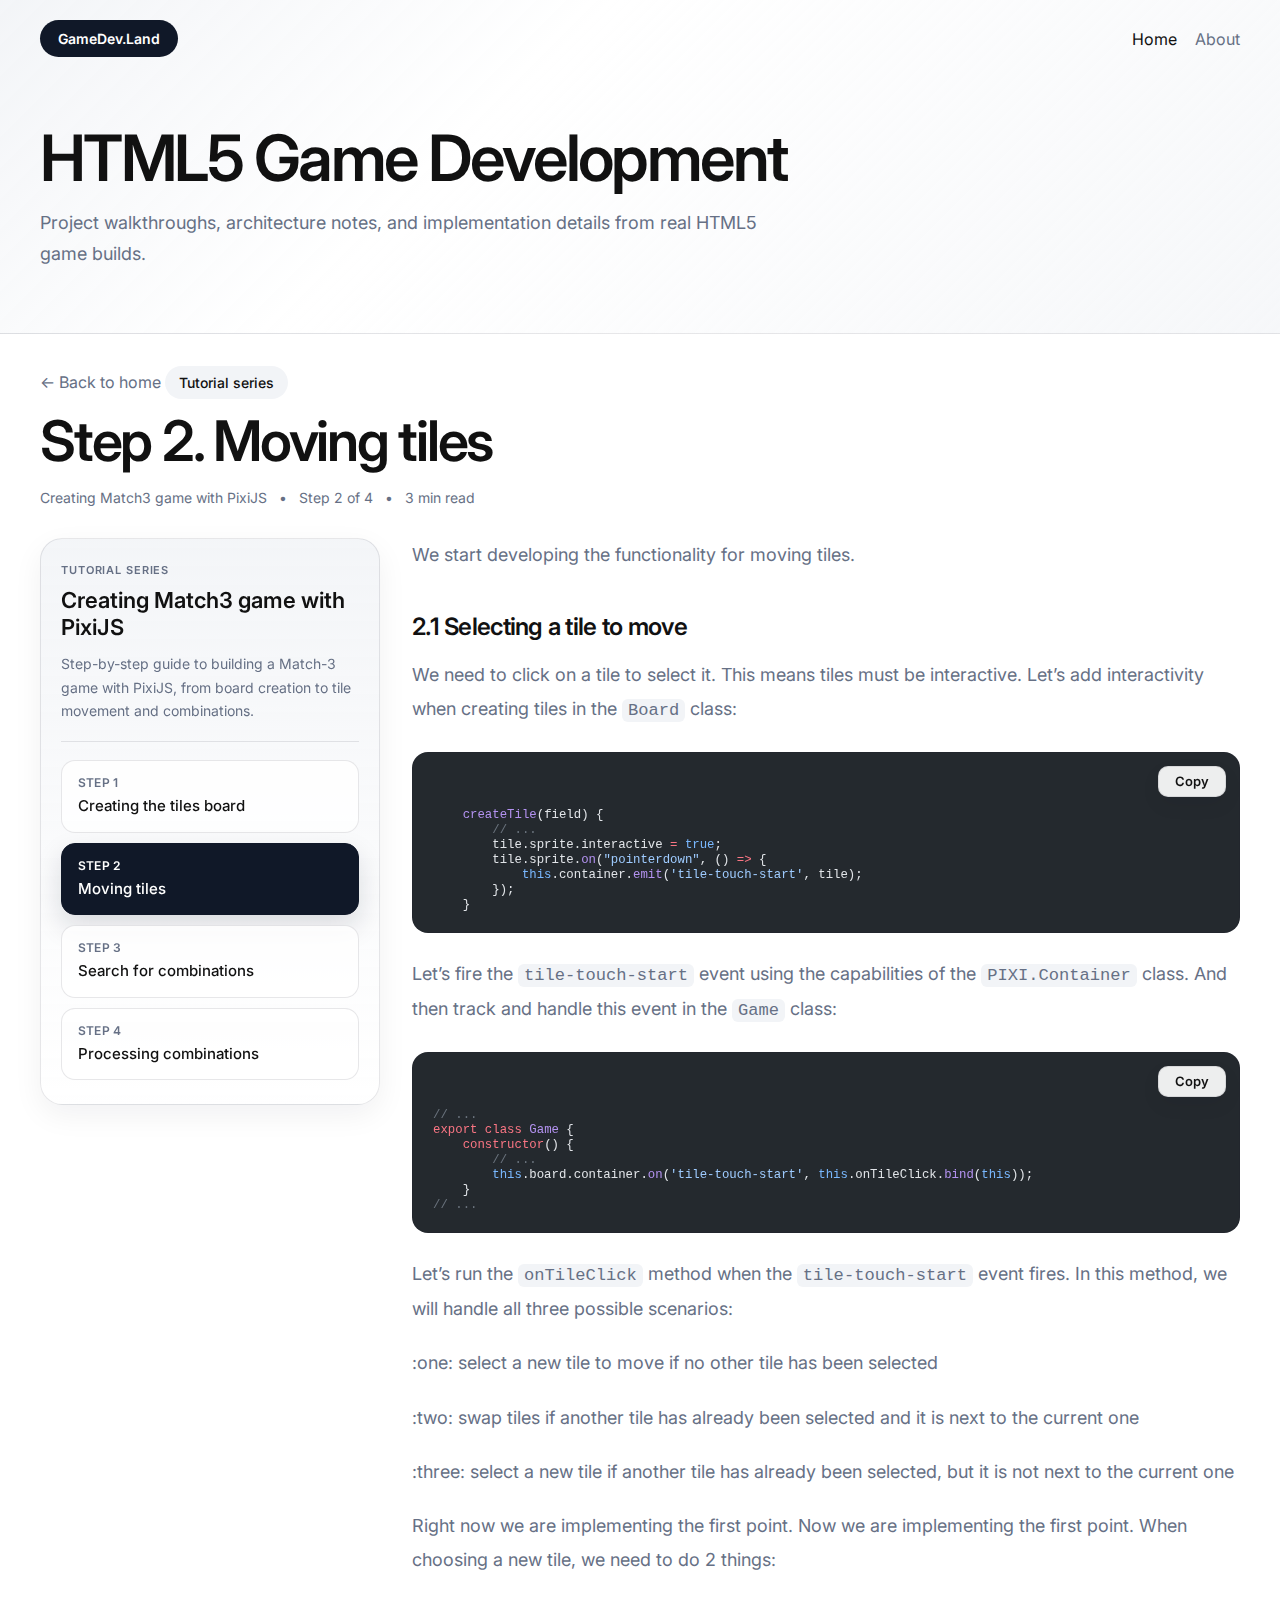
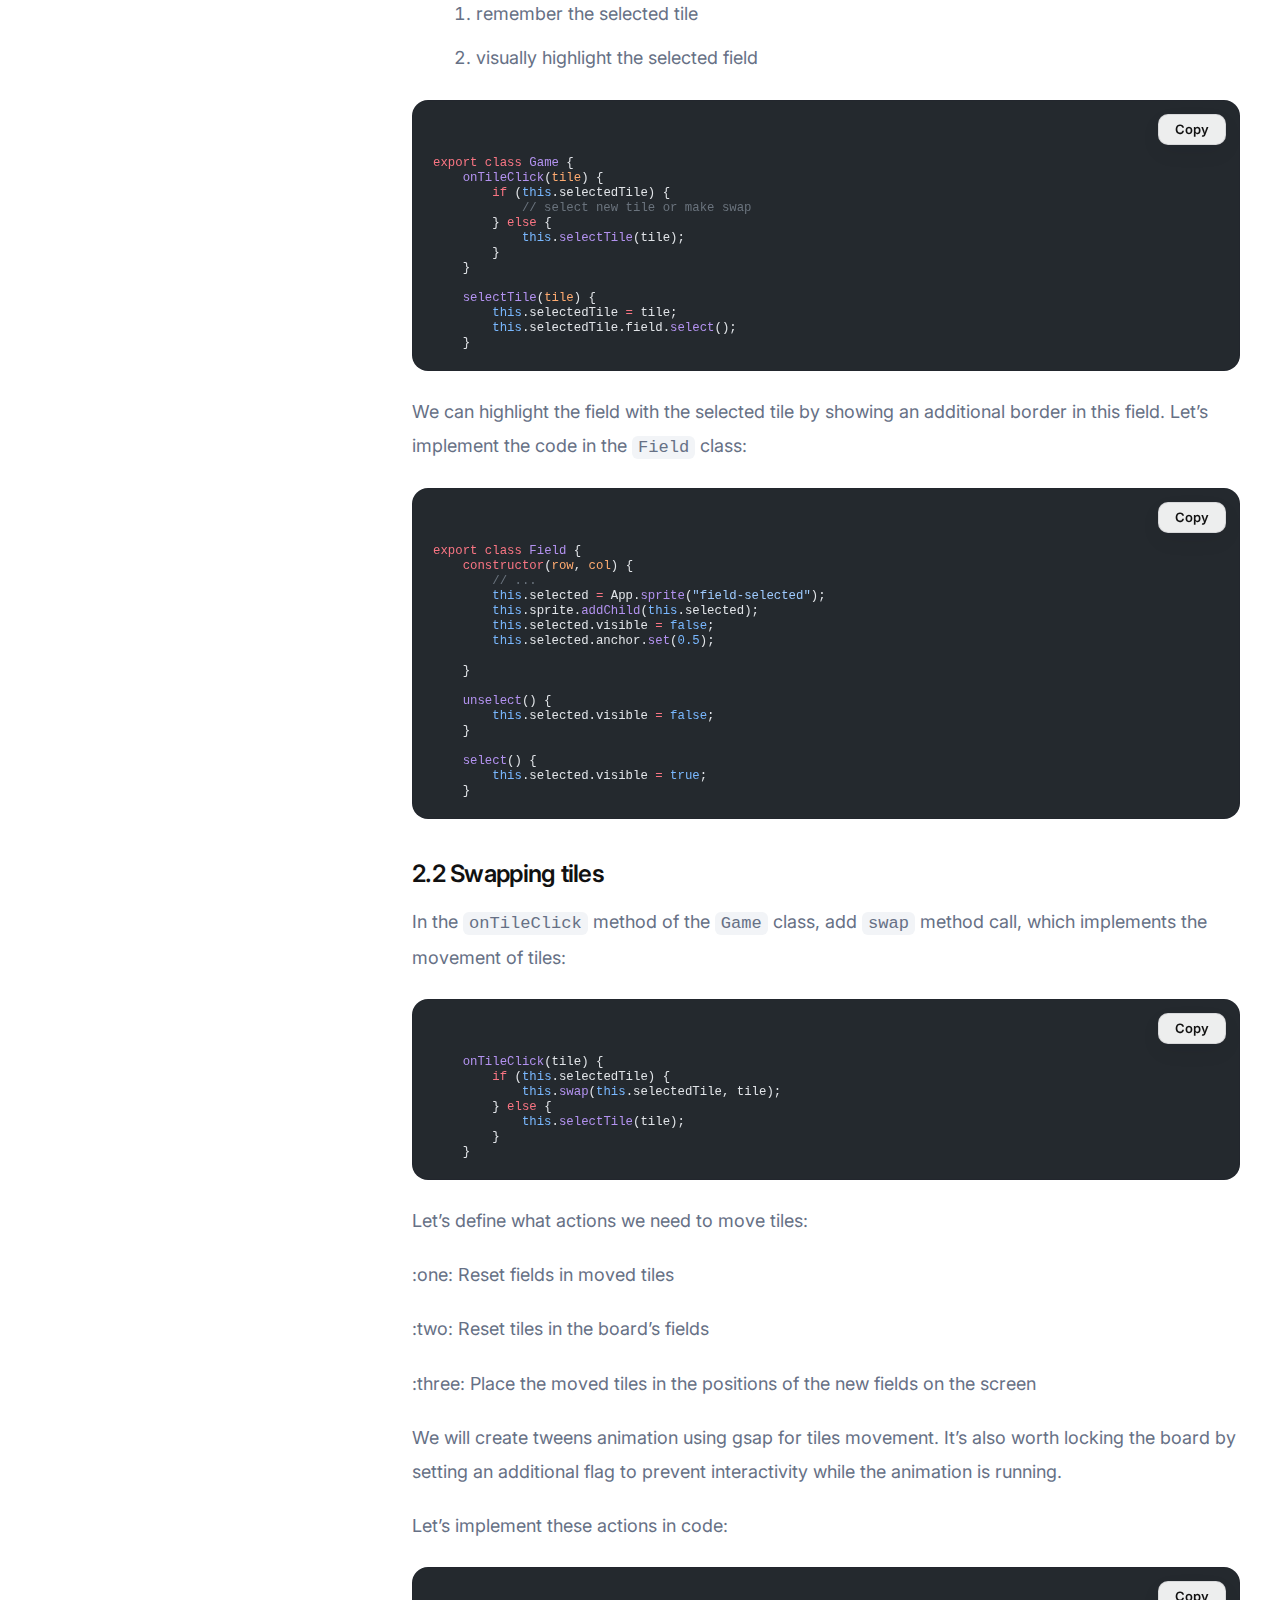
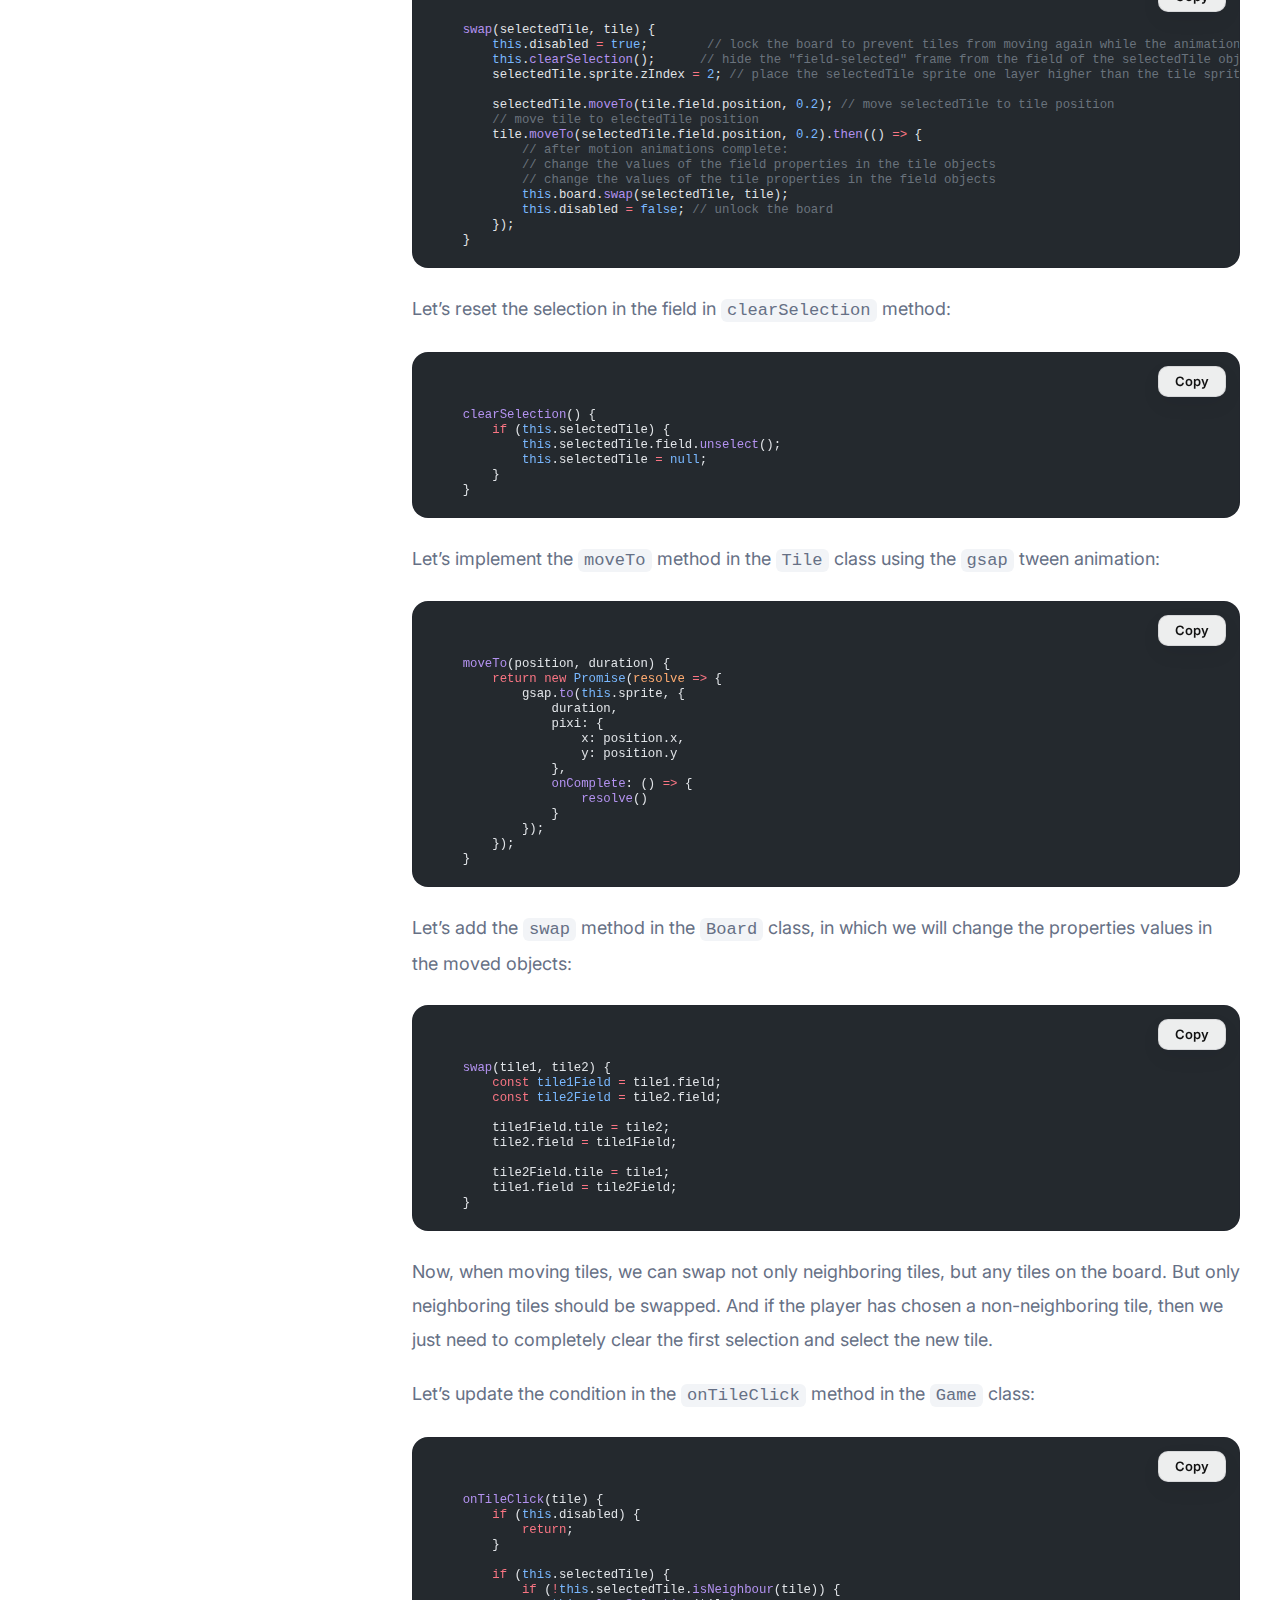
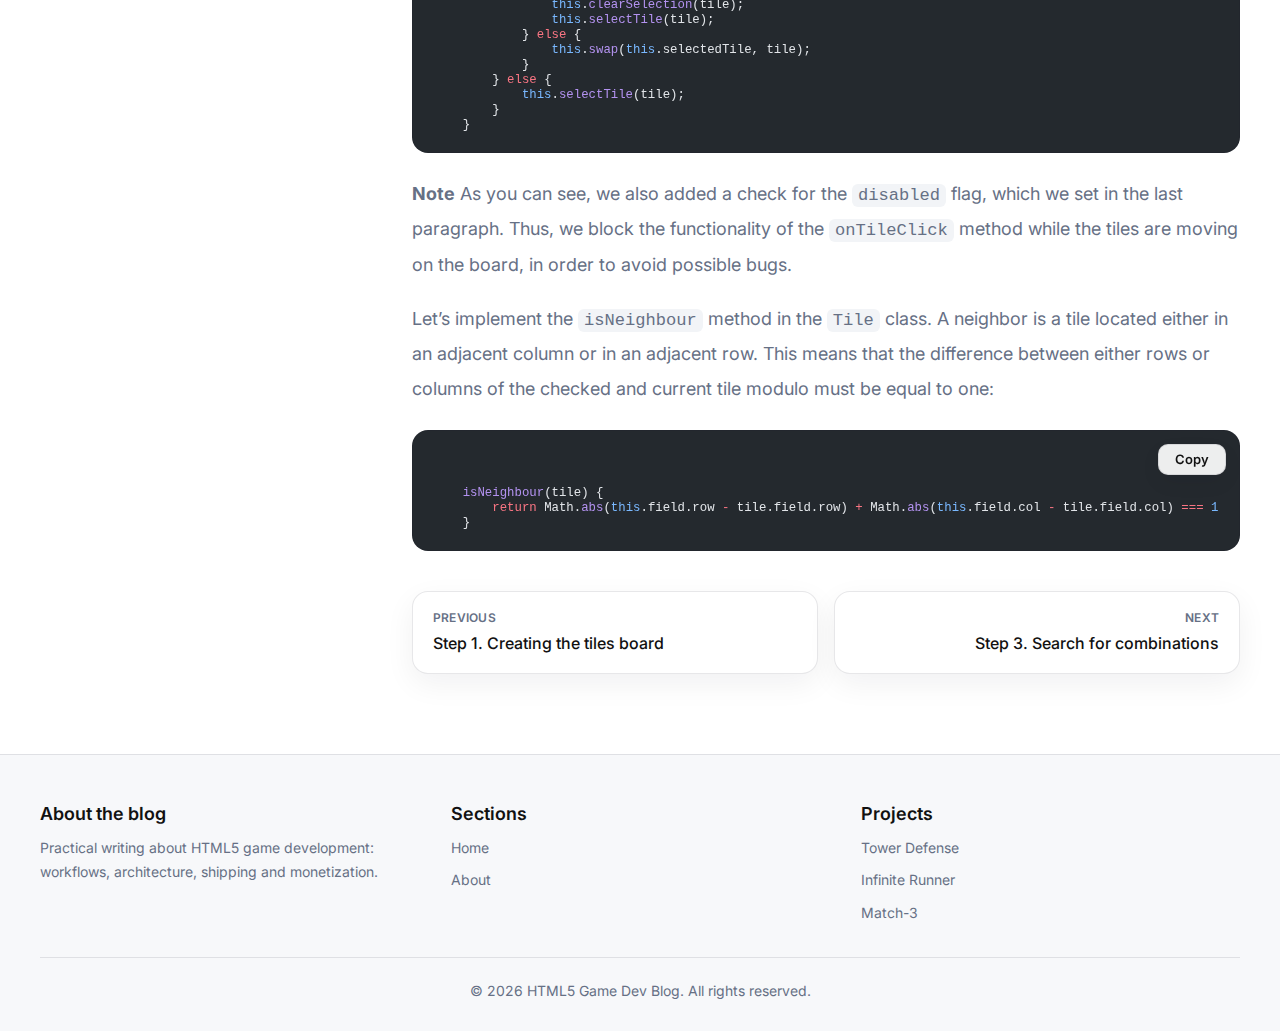
<file: articles/match3/moving-tiles/index.html>
<!DOCTYPE html><html lang="en"> <head><meta charset="UTF-8"><meta name="viewport" content="width=device-width, initial-scale=1"><link rel="preconnect" href="https://fonts.googleapis.com"><link rel="preconnect" href="https://fonts.gstatic.com" crossorigin><link href="https://fonts.googleapis.com/css2?family=Inter:wght@400;500;600&display=swap" rel="stylesheet"><link rel="icon" type="image/svg+xml" href="/favicon.svg"><link rel="icon" href="/favicon.ico"><meta name="generator" content="Astro v6.1.6"><meta name="description" content="Step 2 of the Creating Match3 game with PixiJS tutorial: Moving tiles."><title>Step 2. Moving tiles | Creating Match3 game with PixiJS</title><link rel="stylesheet" href="/_astro/Layout.BisltLvx.css"></head> <body>  <header class="site-header"> <div class="container"> <nav class="top-nav"> <a class="brand-pill" href="/">GameDev.Land</a> <div class="top-nav__links"> <a class="top-nav__link is-active" href="/">Home</a> <a class="top-nav__link" href="/about">About</a> </div> </nav> <div class="hero-block"> <div class="hero-block__inner"> <h1>HTML5 Game Development</h1> <p>Project walkthroughs, architecture notes, and implementation details from real HTML5 game builds.</p> </div> </div> </div> </header> <main class="page-main article-page"> <section class="container"> <div class="article-page__header"> <a class="article-page__back" href="/">← Back to home</a> <div class="article-page__tag">Tutorial series</div> <h1 class="article-page__title">Step 2. Moving tiles</h1> <div class="article-page__meta"> <span>Creating Match3 game with PixiJS</span> <span>•</span> <span>Step 2 of 4</span>  <span>•</span> <span>3 min read</span>  </div> </div> <div class="tutorial-series-layout"> <aside class="series-sidebar"> <div class="series-sidebar__inner"> <div class="series-sidebar__intro"> <div class="series-sidebar__eyebrow">Tutorial series</div> <h2>Creating Match3 game with PixiJS</h2> <p>Step-by-step guide to building a Match-3 game with PixiJS, from board creation to tile movement and combinations.</p> </div> <nav class="series-sidebar__nav" aria-label="Creating Match3 game with PixiJS steps"> <a class="series-sidebar__link" href="/articles/match3"> <span class="series-sidebar__step">Step 1</span> <span class="series-sidebar__title">Creating the tiles board</span> </a><a class="series-sidebar__link is-active" href="/articles/match3/moving-tiles" aria-current="page"> <span class="series-sidebar__step">Step 2</span> <span class="series-sidebar__title">Moving tiles</span> </a><a class="series-sidebar__link" href="/articles/match3/search-for-combinations"> <span class="series-sidebar__step">Step 3</span> <span class="series-sidebar__title">Search for combinations</span> </a><a class="series-sidebar__link" href="/articles/match3/processing-combinations"> <span class="series-sidebar__step">Step 4</span> <span class="series-sidebar__title">Processing combinations</span> </a> </nav> </div> </aside> <div class="tutorial-series-content"> <div class="article-prose tutorial-prose"> <p>We start developing the functionality for moving tiles.</p>
<h3 id="21-selecting-a-tile-to-move">2.1 Selecting a tile to move</h3>
<p>We need to click on a tile to select it. This means tiles must be interactive.
Let’s add interactivity when creating tiles in the <code>Board</code> class:</p>
<pre class="astro-code github-dark" style="background-color:#24292e;color:#e1e4e8; overflow-x: auto;" tabindex="0" data-language="javascript"><code><span class="line"><span style="color:#B392F0">    createTile</span><span style="color:#E1E4E8">(field) {</span></span>
<span class="line"><span style="color:#6A737D">        // ...</span></span>
<span class="line"><span style="color:#E1E4E8">        tile.sprite.interactive </span><span style="color:#F97583">=</span><span style="color:#79B8FF"> true</span><span style="color:#E1E4E8">;</span></span>
<span class="line"><span style="color:#E1E4E8">        tile.sprite.</span><span style="color:#B392F0">on</span><span style="color:#E1E4E8">(</span><span style="color:#9ECBFF">"pointerdown"</span><span style="color:#E1E4E8">, () </span><span style="color:#F97583">=></span><span style="color:#E1E4E8"> {</span></span>
<span class="line"><span style="color:#79B8FF">            this</span><span style="color:#E1E4E8">.container.</span><span style="color:#B392F0">emit</span><span style="color:#E1E4E8">(</span><span style="color:#9ECBFF">'tile-touch-start'</span><span style="color:#E1E4E8">, tile);</span></span>
<span class="line"><span style="color:#E1E4E8">        });</span></span>
<span class="line"><span style="color:#E1E4E8">    }</span></span></code></pre>
<p>Let’s fire the <code>tile-touch-start</code> event using the capabilities of the <code>PIXI.Container</code> class.
And then track and handle this event in the <code>Game</code> class:</p>
<pre class="astro-code github-dark" style="background-color:#24292e;color:#e1e4e8; overflow-x: auto;" tabindex="0" data-language="javascript"><code><span class="line"><span style="color:#6A737D">// ...</span></span>
<span class="line"><span style="color:#F97583">export</span><span style="color:#F97583"> class</span><span style="color:#B392F0"> Game</span><span style="color:#E1E4E8"> {</span></span>
<span class="line"><span style="color:#F97583">    constructor</span><span style="color:#E1E4E8">() {</span></span>
<span class="line"><span style="color:#6A737D">        // ...</span></span>
<span class="line"><span style="color:#79B8FF">        this</span><span style="color:#E1E4E8">.board.container.</span><span style="color:#B392F0">on</span><span style="color:#E1E4E8">(</span><span style="color:#9ECBFF">'tile-touch-start'</span><span style="color:#E1E4E8">, </span><span style="color:#79B8FF">this</span><span style="color:#E1E4E8">.onTileClick.</span><span style="color:#B392F0">bind</span><span style="color:#E1E4E8">(</span><span style="color:#79B8FF">this</span><span style="color:#E1E4E8">));</span></span>
<span class="line"><span style="color:#E1E4E8">    }</span></span>
<span class="line"><span style="color:#6A737D">// ...</span></span></code></pre>
<p>Let’s run the <code>onTileClick</code> method when the <code>tile-touch-start</code> event fires.
In this method, we will handle all three possible scenarios:</p>
<p>:one: select a new tile to move if no other tile has been selected</p>
<p>:two: swap tiles if another tile has already been selected and it is next to the current one</p>
<p>:three: select a new tile if another tile has already been selected, but it is not next to the current one</p>
<p>Right now we are implementing the first point. Now we are implementing the first point. When choosing a new tile, we need to do 2 things:</p>
<ol>
<li>remember the selected tile</li>
<li>visually highlight the selected field</li>
</ol>
<pre class="astro-code github-dark" style="background-color:#24292e;color:#e1e4e8; overflow-x: auto;" tabindex="0" data-language="javascript"><code><span class="line"><span style="color:#F97583">export</span><span style="color:#F97583"> class</span><span style="color:#B392F0"> Game</span><span style="color:#E1E4E8"> {</span></span>
<span class="line"><span style="color:#B392F0">    onTileClick</span><span style="color:#E1E4E8">(</span><span style="color:#FFAB70">tile</span><span style="color:#E1E4E8">) {</span></span>
<span class="line"><span style="color:#F97583">        if</span><span style="color:#E1E4E8"> (</span><span style="color:#79B8FF">this</span><span style="color:#E1E4E8">.selectedTile) {</span></span>
<span class="line"><span style="color:#6A737D">            // select new tile or make swap</span></span>
<span class="line"><span style="color:#E1E4E8">        } </span><span style="color:#F97583">else</span><span style="color:#E1E4E8"> {</span></span>
<span class="line"><span style="color:#79B8FF">            this</span><span style="color:#E1E4E8">.</span><span style="color:#B392F0">selectTile</span><span style="color:#E1E4E8">(tile);</span></span>
<span class="line"><span style="color:#E1E4E8">        }</span></span>
<span class="line"><span style="color:#E1E4E8">    }</span></span>
<span class="line"></span>
<span class="line"><span style="color:#B392F0">    selectTile</span><span style="color:#E1E4E8">(</span><span style="color:#FFAB70">tile</span><span style="color:#E1E4E8">) {</span></span>
<span class="line"><span style="color:#79B8FF">        this</span><span style="color:#E1E4E8">.selectedTile </span><span style="color:#F97583">=</span><span style="color:#E1E4E8"> tile;</span></span>
<span class="line"><span style="color:#79B8FF">        this</span><span style="color:#E1E4E8">.selectedTile.field.</span><span style="color:#B392F0">select</span><span style="color:#E1E4E8">();</span></span>
<span class="line"><span style="color:#E1E4E8">    }</span></span></code></pre>
<p>We can highlight the field with the selected tile by showing an additional border in this field.
Let’s implement the code in the <code>Field</code> class:</p>
<pre class="astro-code github-dark" style="background-color:#24292e;color:#e1e4e8; overflow-x: auto;" tabindex="0" data-language="javascript"><code><span class="line"><span style="color:#F97583">export</span><span style="color:#F97583"> class</span><span style="color:#B392F0"> Field</span><span style="color:#E1E4E8"> {</span></span>
<span class="line"><span style="color:#F97583">    constructor</span><span style="color:#E1E4E8">(</span><span style="color:#FFAB70">row</span><span style="color:#E1E4E8">, </span><span style="color:#FFAB70">col</span><span style="color:#E1E4E8">) {</span></span>
<span class="line"><span style="color:#6A737D">        // ...</span></span>
<span class="line"><span style="color:#79B8FF">        this</span><span style="color:#E1E4E8">.selected </span><span style="color:#F97583">=</span><span style="color:#E1E4E8"> App.</span><span style="color:#B392F0">sprite</span><span style="color:#E1E4E8">(</span><span style="color:#9ECBFF">"field-selected"</span><span style="color:#E1E4E8">);</span></span>
<span class="line"><span style="color:#79B8FF">        this</span><span style="color:#E1E4E8">.sprite.</span><span style="color:#B392F0">addChild</span><span style="color:#E1E4E8">(</span><span style="color:#79B8FF">this</span><span style="color:#E1E4E8">.selected);</span></span>
<span class="line"><span style="color:#79B8FF">        this</span><span style="color:#E1E4E8">.selected.visible </span><span style="color:#F97583">=</span><span style="color:#79B8FF"> false</span><span style="color:#E1E4E8">;</span></span>
<span class="line"><span style="color:#79B8FF">        this</span><span style="color:#E1E4E8">.selected.anchor.</span><span style="color:#B392F0">set</span><span style="color:#E1E4E8">(</span><span style="color:#79B8FF">0.5</span><span style="color:#E1E4E8">);</span></span>
<span class="line"></span>
<span class="line"><span style="color:#E1E4E8">    }</span></span>
<span class="line"></span>
<span class="line"><span style="color:#B392F0">    unselect</span><span style="color:#E1E4E8">() {</span></span>
<span class="line"><span style="color:#79B8FF">        this</span><span style="color:#E1E4E8">.selected.visible </span><span style="color:#F97583">=</span><span style="color:#79B8FF"> false</span><span style="color:#E1E4E8">;</span></span>
<span class="line"><span style="color:#E1E4E8">    }</span></span>
<span class="line"></span>
<span class="line"><span style="color:#B392F0">    select</span><span style="color:#E1E4E8">() {</span></span>
<span class="line"><span style="color:#79B8FF">        this</span><span style="color:#E1E4E8">.selected.visible </span><span style="color:#F97583">=</span><span style="color:#79B8FF"> true</span><span style="color:#E1E4E8">;</span></span>
<span class="line"><span style="color:#E1E4E8">    }</span></span></code></pre>
<h3 id="22-swapping-tiles">2.2 Swapping tiles</h3>
<p>In the <code>onTileClick</code> method of the <code>Game</code> class, add <code>swap</code> method call, which implements the movement of tiles:</p>
<pre class="astro-code github-dark" style="background-color:#24292e;color:#e1e4e8; overflow-x: auto;" tabindex="0" data-language="javascript"><code><span class="line"><span style="color:#B392F0">    onTileClick</span><span style="color:#E1E4E8">(tile) {</span></span>
<span class="line"><span style="color:#F97583">        if</span><span style="color:#E1E4E8"> (</span><span style="color:#79B8FF">this</span><span style="color:#E1E4E8">.selectedTile) {</span></span>
<span class="line"><span style="color:#79B8FF">            this</span><span style="color:#E1E4E8">.</span><span style="color:#B392F0">swap</span><span style="color:#E1E4E8">(</span><span style="color:#79B8FF">this</span><span style="color:#E1E4E8">.selectedTile, tile);</span></span>
<span class="line"><span style="color:#E1E4E8">        } </span><span style="color:#F97583">else</span><span style="color:#E1E4E8"> {</span></span>
<span class="line"><span style="color:#79B8FF">            this</span><span style="color:#E1E4E8">.</span><span style="color:#B392F0">selectTile</span><span style="color:#E1E4E8">(tile);</span></span>
<span class="line"><span style="color:#E1E4E8">        }</span></span>
<span class="line"><span style="color:#E1E4E8">    }</span></span></code></pre>
<p>Let’s define what actions we need to move tiles:</p>
<p>:one: Reset fields in moved tiles</p>
<p>:two: Reset tiles in the board’s fields</p>
<p>:three: Place the moved tiles in the positions of the new fields on the screen</p>
<p>We will create tweens animation using gsap for tiles movement.
It’s also worth locking the board by setting an additional flag to prevent interactivity while the animation is running.</p>
<p>Let’s implement these actions in code:</p>
<pre class="astro-code github-dark" style="background-color:#24292e;color:#e1e4e8; overflow-x: auto;" tabindex="0" data-language="javascript"><code><span class="line"><span style="color:#B392F0">    swap</span><span style="color:#E1E4E8">(selectedTile, tile) {</span></span>
<span class="line"><span style="color:#79B8FF">        this</span><span style="color:#E1E4E8">.disabled </span><span style="color:#F97583">=</span><span style="color:#79B8FF"> true</span><span style="color:#E1E4E8">;        </span><span style="color:#6A737D">// lock the board to prevent tiles from moving again while the animation is already running</span></span>
<span class="line"><span style="color:#79B8FF">        this</span><span style="color:#E1E4E8">.</span><span style="color:#B392F0">clearSelection</span><span style="color:#E1E4E8">();      </span><span style="color:#6A737D">// hide the "field-selected" frame from the field of the selectedTile object</span></span>
<span class="line"><span style="color:#E1E4E8">        selectedTile.sprite.zIndex </span><span style="color:#F97583">=</span><span style="color:#79B8FF"> 2</span><span style="color:#E1E4E8">; </span><span style="color:#6A737D">// place the selectedTile sprite one layer higher than the tile sprite</span></span>
<span class="line"></span>
<span class="line"><span style="color:#E1E4E8">        selectedTile.</span><span style="color:#B392F0">moveTo</span><span style="color:#E1E4E8">(tile.field.position, </span><span style="color:#79B8FF">0.2</span><span style="color:#E1E4E8">); </span><span style="color:#6A737D">// move selectedTile to tile position</span></span>
<span class="line"><span style="color:#6A737D">        // move tile to electedTile position</span></span>
<span class="line"><span style="color:#E1E4E8">        tile.</span><span style="color:#B392F0">moveTo</span><span style="color:#E1E4E8">(selectedTile.field.position, </span><span style="color:#79B8FF">0.2</span><span style="color:#E1E4E8">).</span><span style="color:#B392F0">then</span><span style="color:#E1E4E8">(() </span><span style="color:#F97583">=></span><span style="color:#E1E4E8"> {</span></span>
<span class="line"><span style="color:#6A737D">            // after motion animations complete:</span></span>
<span class="line"><span style="color:#6A737D">            // change the values of the field properties in the tile objects</span></span>
<span class="line"><span style="color:#6A737D">            // change the values of the tile properties in the field objects</span></span>
<span class="line"><span style="color:#79B8FF">            this</span><span style="color:#E1E4E8">.board.</span><span style="color:#B392F0">swap</span><span style="color:#E1E4E8">(selectedTile, tile);</span></span>
<span class="line"><span style="color:#79B8FF">            this</span><span style="color:#E1E4E8">.disabled </span><span style="color:#F97583">=</span><span style="color:#79B8FF"> false</span><span style="color:#E1E4E8">; </span><span style="color:#6A737D">// unlock the board</span></span>
<span class="line"><span style="color:#E1E4E8">        });</span></span>
<span class="line"><span style="color:#E1E4E8">    }</span></span></code></pre>
<p>Let’s reset the selection in the field in <code>clearSelection</code> method:</p>
<pre class="astro-code github-dark" style="background-color:#24292e;color:#e1e4e8; overflow-x: auto;" tabindex="0" data-language="javascript"><code><span class="line"><span style="color:#B392F0">    clearSelection</span><span style="color:#E1E4E8">() {</span></span>
<span class="line"><span style="color:#F97583">        if</span><span style="color:#E1E4E8"> (</span><span style="color:#79B8FF">this</span><span style="color:#E1E4E8">.selectedTile) {</span></span>
<span class="line"><span style="color:#79B8FF">            this</span><span style="color:#E1E4E8">.selectedTile.field.</span><span style="color:#B392F0">unselect</span><span style="color:#E1E4E8">();</span></span>
<span class="line"><span style="color:#79B8FF">            this</span><span style="color:#E1E4E8">.selectedTile </span><span style="color:#F97583">=</span><span style="color:#79B8FF"> null</span><span style="color:#E1E4E8">;</span></span>
<span class="line"><span style="color:#E1E4E8">        }</span></span>
<span class="line"><span style="color:#E1E4E8">    }</span></span></code></pre>
<p>Let’s implement the <code>moveTo</code> method in the <code>Tile</code> class using the <code>gsap</code> tween animation:</p>
<pre class="astro-code github-dark" style="background-color:#24292e;color:#e1e4e8; overflow-x: auto;" tabindex="0" data-language="javascript"><code><span class="line"><span style="color:#B392F0">    moveTo</span><span style="color:#E1E4E8">(position, duration) {</span></span>
<span class="line"><span style="color:#F97583">        return</span><span style="color:#F97583"> new</span><span style="color:#79B8FF"> Promise</span><span style="color:#E1E4E8">(</span><span style="color:#FFAB70">resolve</span><span style="color:#F97583"> =></span><span style="color:#E1E4E8"> {</span></span>
<span class="line"><span style="color:#E1E4E8">            gsap.</span><span style="color:#B392F0">to</span><span style="color:#E1E4E8">(</span><span style="color:#79B8FF">this</span><span style="color:#E1E4E8">.sprite, {</span></span>
<span class="line"><span style="color:#E1E4E8">                duration,</span></span>
<span class="line"><span style="color:#E1E4E8">                pixi: {</span></span>
<span class="line"><span style="color:#E1E4E8">                    x: position.x,</span></span>
<span class="line"><span style="color:#E1E4E8">                    y: position.y</span></span>
<span class="line"><span style="color:#E1E4E8">                },</span></span>
<span class="line"><span style="color:#B392F0">                onComplete</span><span style="color:#E1E4E8">: () </span><span style="color:#F97583">=></span><span style="color:#E1E4E8"> {</span></span>
<span class="line"><span style="color:#B392F0">                    resolve</span><span style="color:#E1E4E8">()</span></span>
<span class="line"><span style="color:#E1E4E8">                }</span></span>
<span class="line"><span style="color:#E1E4E8">            });</span></span>
<span class="line"><span style="color:#E1E4E8">        });</span></span>
<span class="line"><span style="color:#E1E4E8">    }</span></span></code></pre>
<p>Let’s add the <code>swap</code> method in the <code>Board</code> class, in which we will change the properties values in the moved objects:</p>
<pre class="astro-code github-dark" style="background-color:#24292e;color:#e1e4e8; overflow-x: auto;" tabindex="0" data-language="javascript"><code><span class="line"><span style="color:#B392F0">    swap</span><span style="color:#E1E4E8">(tile1, tile2) {</span></span>
<span class="line"><span style="color:#F97583">        const</span><span style="color:#79B8FF"> tile1Field</span><span style="color:#F97583"> =</span><span style="color:#E1E4E8"> tile1.field;</span></span>
<span class="line"><span style="color:#F97583">        const</span><span style="color:#79B8FF"> tile2Field</span><span style="color:#F97583"> =</span><span style="color:#E1E4E8"> tile2.field;</span></span>
<span class="line"></span>
<span class="line"><span style="color:#E1E4E8">        tile1Field.tile </span><span style="color:#F97583">=</span><span style="color:#E1E4E8"> tile2;</span></span>
<span class="line"><span style="color:#E1E4E8">        tile2.field </span><span style="color:#F97583">=</span><span style="color:#E1E4E8"> tile1Field;</span></span>
<span class="line"></span>
<span class="line"><span style="color:#E1E4E8">        tile2Field.tile </span><span style="color:#F97583">=</span><span style="color:#E1E4E8"> tile1;</span></span>
<span class="line"><span style="color:#E1E4E8">        tile1.field </span><span style="color:#F97583">=</span><span style="color:#E1E4E8"> tile2Field;</span></span>
<span class="line"><span style="color:#E1E4E8">    }</span></span></code></pre>
<p>Now, when moving tiles, we can swap not only neighboring tiles, but any tiles on the board. But only neighboring tiles should be swapped. And if the player has chosen a non-neighboring tile, then we just need to completely clear the first selection and select the new tile.</p>
<p>Let’s update the condition in the <code>onTileClick</code> method in the <code>Game</code> class:</p>
<pre class="astro-code github-dark" style="background-color:#24292e;color:#e1e4e8; overflow-x: auto;" tabindex="0" data-language="javascript"><code><span class="line"><span style="color:#B392F0">    onTileClick</span><span style="color:#E1E4E8">(tile) {</span></span>
<span class="line"><span style="color:#F97583">        if</span><span style="color:#E1E4E8"> (</span><span style="color:#79B8FF">this</span><span style="color:#E1E4E8">.disabled) {</span></span>
<span class="line"><span style="color:#F97583">            return</span><span style="color:#E1E4E8">;</span></span>
<span class="line"><span style="color:#E1E4E8">        }</span></span>
<span class="line"></span>
<span class="line"><span style="color:#F97583">        if</span><span style="color:#E1E4E8"> (</span><span style="color:#79B8FF">this</span><span style="color:#E1E4E8">.selectedTile) {</span></span>
<span class="line"><span style="color:#F97583">            if</span><span style="color:#E1E4E8"> (</span><span style="color:#F97583">!</span><span style="color:#79B8FF">this</span><span style="color:#E1E4E8">.selectedTile.</span><span style="color:#B392F0">isNeighbour</span><span style="color:#E1E4E8">(tile)) {</span></span>
<span class="line"><span style="color:#79B8FF">                this</span><span style="color:#E1E4E8">.</span><span style="color:#B392F0">clearSelection</span><span style="color:#E1E4E8">(tile);</span></span>
<span class="line"><span style="color:#79B8FF">                this</span><span style="color:#E1E4E8">.</span><span style="color:#B392F0">selectTile</span><span style="color:#E1E4E8">(tile);</span></span>
<span class="line"><span style="color:#E1E4E8">            } </span><span style="color:#F97583">else</span><span style="color:#E1E4E8"> {</span></span>
<span class="line"><span style="color:#79B8FF">                this</span><span style="color:#E1E4E8">.</span><span style="color:#B392F0">swap</span><span style="color:#E1E4E8">(</span><span style="color:#79B8FF">this</span><span style="color:#E1E4E8">.selectedTile, tile);</span></span>
<span class="line"><span style="color:#E1E4E8">            }</span></span>
<span class="line"><span style="color:#E1E4E8">        } </span><span style="color:#F97583">else</span><span style="color:#E1E4E8"> {</span></span>
<span class="line"><span style="color:#79B8FF">            this</span><span style="color:#E1E4E8">.</span><span style="color:#B392F0">selectTile</span><span style="color:#E1E4E8">(tile);</span></span>
<span class="line"><span style="color:#E1E4E8">        }</span></span>
<span class="line"><span style="color:#E1E4E8">    }</span></span></code></pre>
<p><strong>Note</strong>
As you can see, we also added a check for the <code>disabled</code> flag, which we set in the last paragraph. Thus, we block the functionality of the <code>onTileClick</code> method while the tiles are moving on the board, in order to avoid possible bugs.</p>
<p>Let’s implement the <code>isNeighbour</code> method in the <code>Tile</code> class.
A neighbor is a tile located either in an adjacent column or in an adjacent row.
This means that the difference between either rows or columns of the checked and current tile modulo must be equal to one:</p>
<pre class="astro-code github-dark" style="background-color:#24292e;color:#e1e4e8; overflow-x: auto;" tabindex="0" data-language="javascript"><code><span class="line"><span style="color:#B392F0">    isNeighbour</span><span style="color:#E1E4E8">(tile) {</span></span>
<span class="line"><span style="color:#F97583">        return</span><span style="color:#E1E4E8"> Math.</span><span style="color:#B392F0">abs</span><span style="color:#E1E4E8">(</span><span style="color:#79B8FF">this</span><span style="color:#E1E4E8">.field.row </span><span style="color:#F97583">-</span><span style="color:#E1E4E8"> tile.field.row) </span><span style="color:#F97583">+</span><span style="color:#E1E4E8"> Math.</span><span style="color:#B392F0">abs</span><span style="color:#E1E4E8">(</span><span style="color:#79B8FF">this</span><span style="color:#E1E4E8">.field.col </span><span style="color:#F97583">-</span><span style="color:#E1E4E8"> tile.field.col) </span><span style="color:#F97583">===</span><span style="color:#79B8FF"> 1</span></span>
<span class="line"><span style="color:#E1E4E8">    }</span></span></code></pre> </div> <div class="series-pagination"> <a class="series-pagination__link" href="/articles/match3"> <span class="series-pagination__label">Previous</span> <span class="series-pagination__title">
Step 1. Creating the tiles board </span> </a> <a class="series-pagination__link is-next" href="/articles/match3/search-for-combinations"> <span class="series-pagination__label">Next</span> <span class="series-pagination__title">
Step 3. Search for combinations </span> </a> </div> </div> </div> </section> </main> <footer class="site-footer"> <div class="container footer-card"> <div class="footer-grid"> <div> <h4>About the blog</h4> <p>
Practical writing about HTML5 game development: workflows, architecture, shipping and monetization.
</p> </div> <div> <h4>Sections</h4> <ul> <li><a href="/">Home</a></li> <li><a href="/about">About</a></li> </ul> </div> <div> <h4>Projects</h4> <ul> <li><a href="/articles/tower-defense">Tower Defense</a></li> <li><a href="/articles/runner">Infinite Runner</a></li> <li><a href="/articles/match3">Match-3</a></li> </ul> </div> </div> <div class="footer-bottom"> <p>© 2026 HTML5 Game Dev Blog. All rights reserved.</p> </div> </div> </footer> <script>
	(() => {
		const enhanceCodeBlocks = () => {
			const blocks = document.querySelectorAll('.article-prose pre');

			for (const pre of blocks) {
				pre.removeAttribute('tabindex');
				pre.setAttribute('draggable', 'false');
				pre.style.userSelect = 'text';
				pre.style.webkitUserSelect = 'text';
				pre.style.cursor = 'text';

				const descendants = pre.querySelectorAll('*');
				for (const node of descendants) {
					if (node instanceof HTMLElement) {
						node.setAttribute('draggable', 'false');
						node.style.userSelect = 'text';
						node.style.webkitUserSelect = 'text';
						node.style.cursor = 'text';
					}
				}

				if (pre.parentElement?.classList.contains('code-block-shell')) {
					continue;
				}

				const shell = document.createElement('div');
				shell.className = 'code-block-shell';
				pre.parentNode?.insertBefore(shell, pre);
				shell.appendChild(pre);

				const button = document.createElement('button');
				button.className = 'code-block-copy';
				button.type = 'button';
				button.setAttribute('aria-label', 'Copy code to clipboard');
				button.textContent = 'Copy';

				button.addEventListener('click', async () => {
					const code = pre.querySelector('code');
					const text = code?.textContent ?? pre.textContent ?? '';

					try {
						await navigator.clipboard.writeText(text);
						button.textContent = 'Copied';
						window.setTimeout(() => {
							button.textContent = 'Copy';
						}, 1600);
					} catch {
						button.textContent = 'Failed';
						window.setTimeout(() => {
							button.textContent = 'Copy';
						}, 1600);
					}
				});

				shell.appendChild(button);
			}
		};

		if (document.readyState === 'loading') {
			document.addEventListener('DOMContentLoaded', enhanceCodeBlocks, { once: true });
		} else {
			enhanceCodeBlocks();
		}
	})();
</script>  </body></html>
</file>
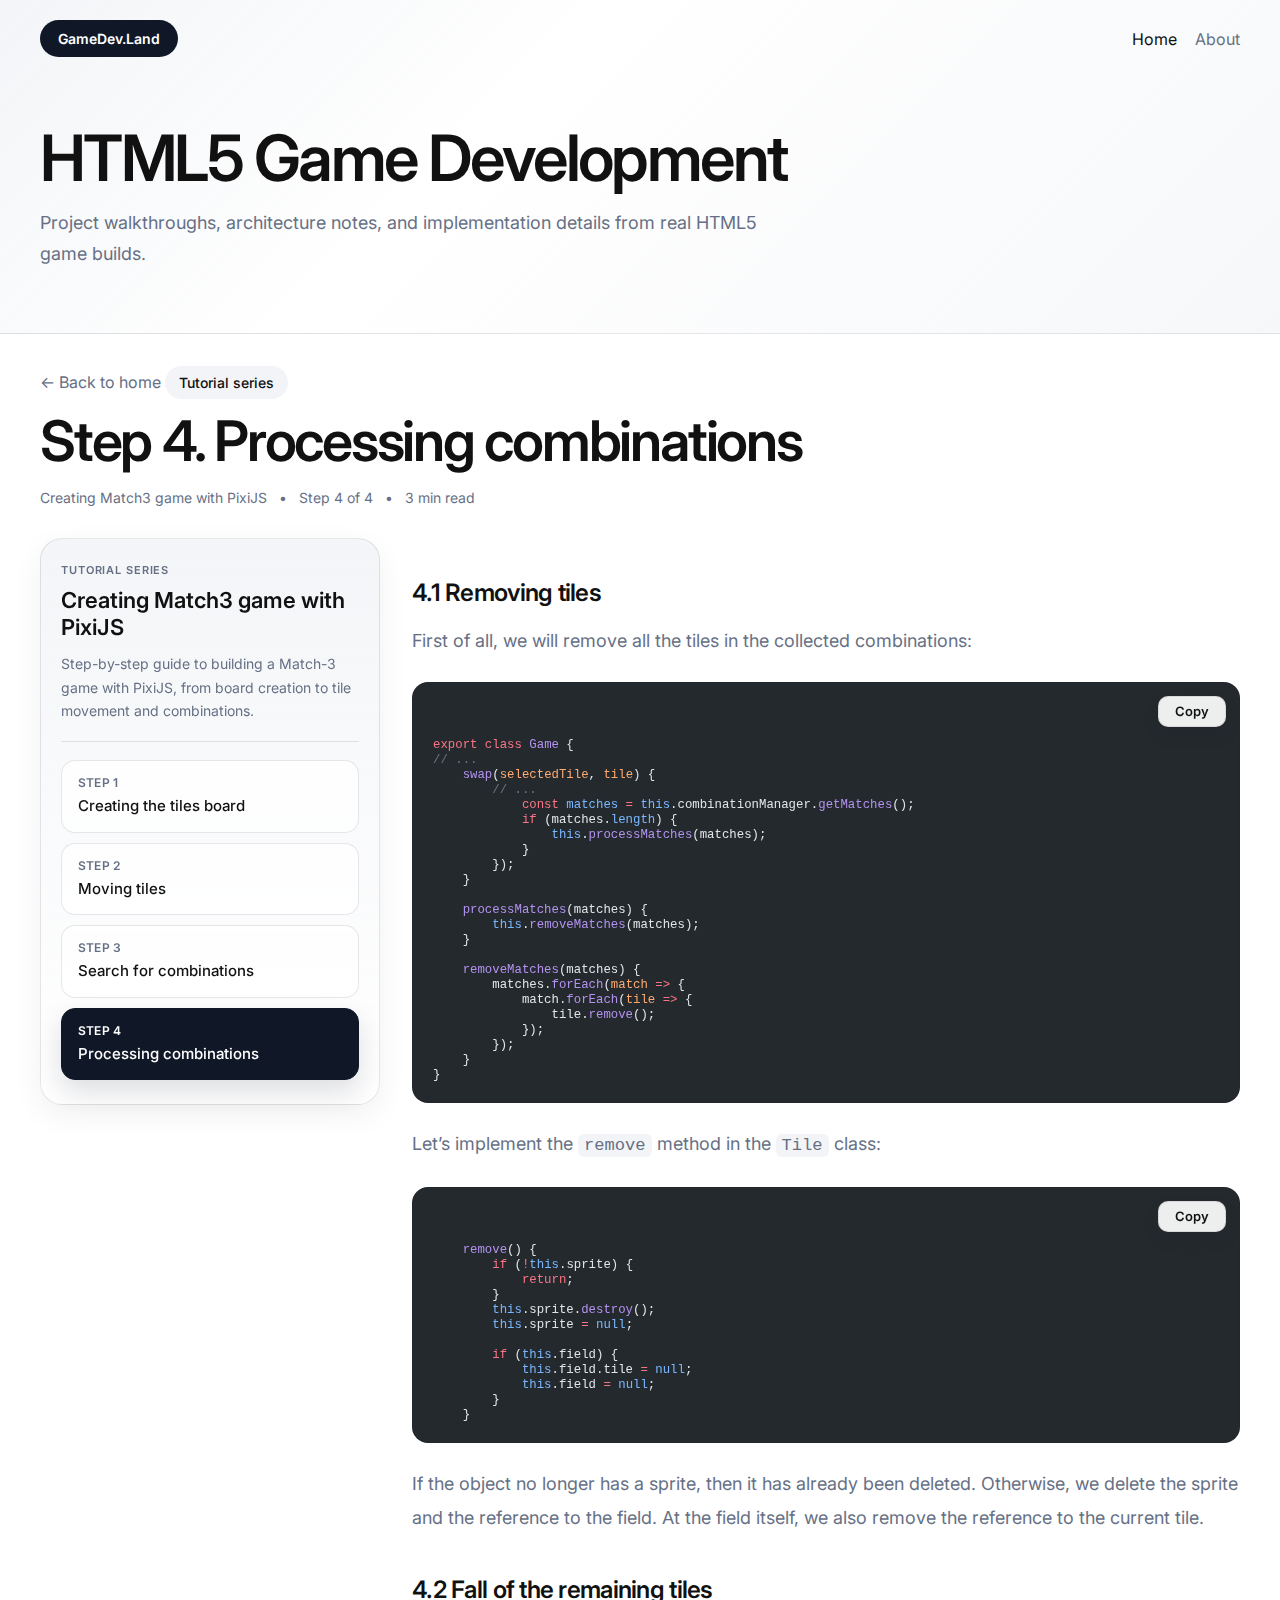
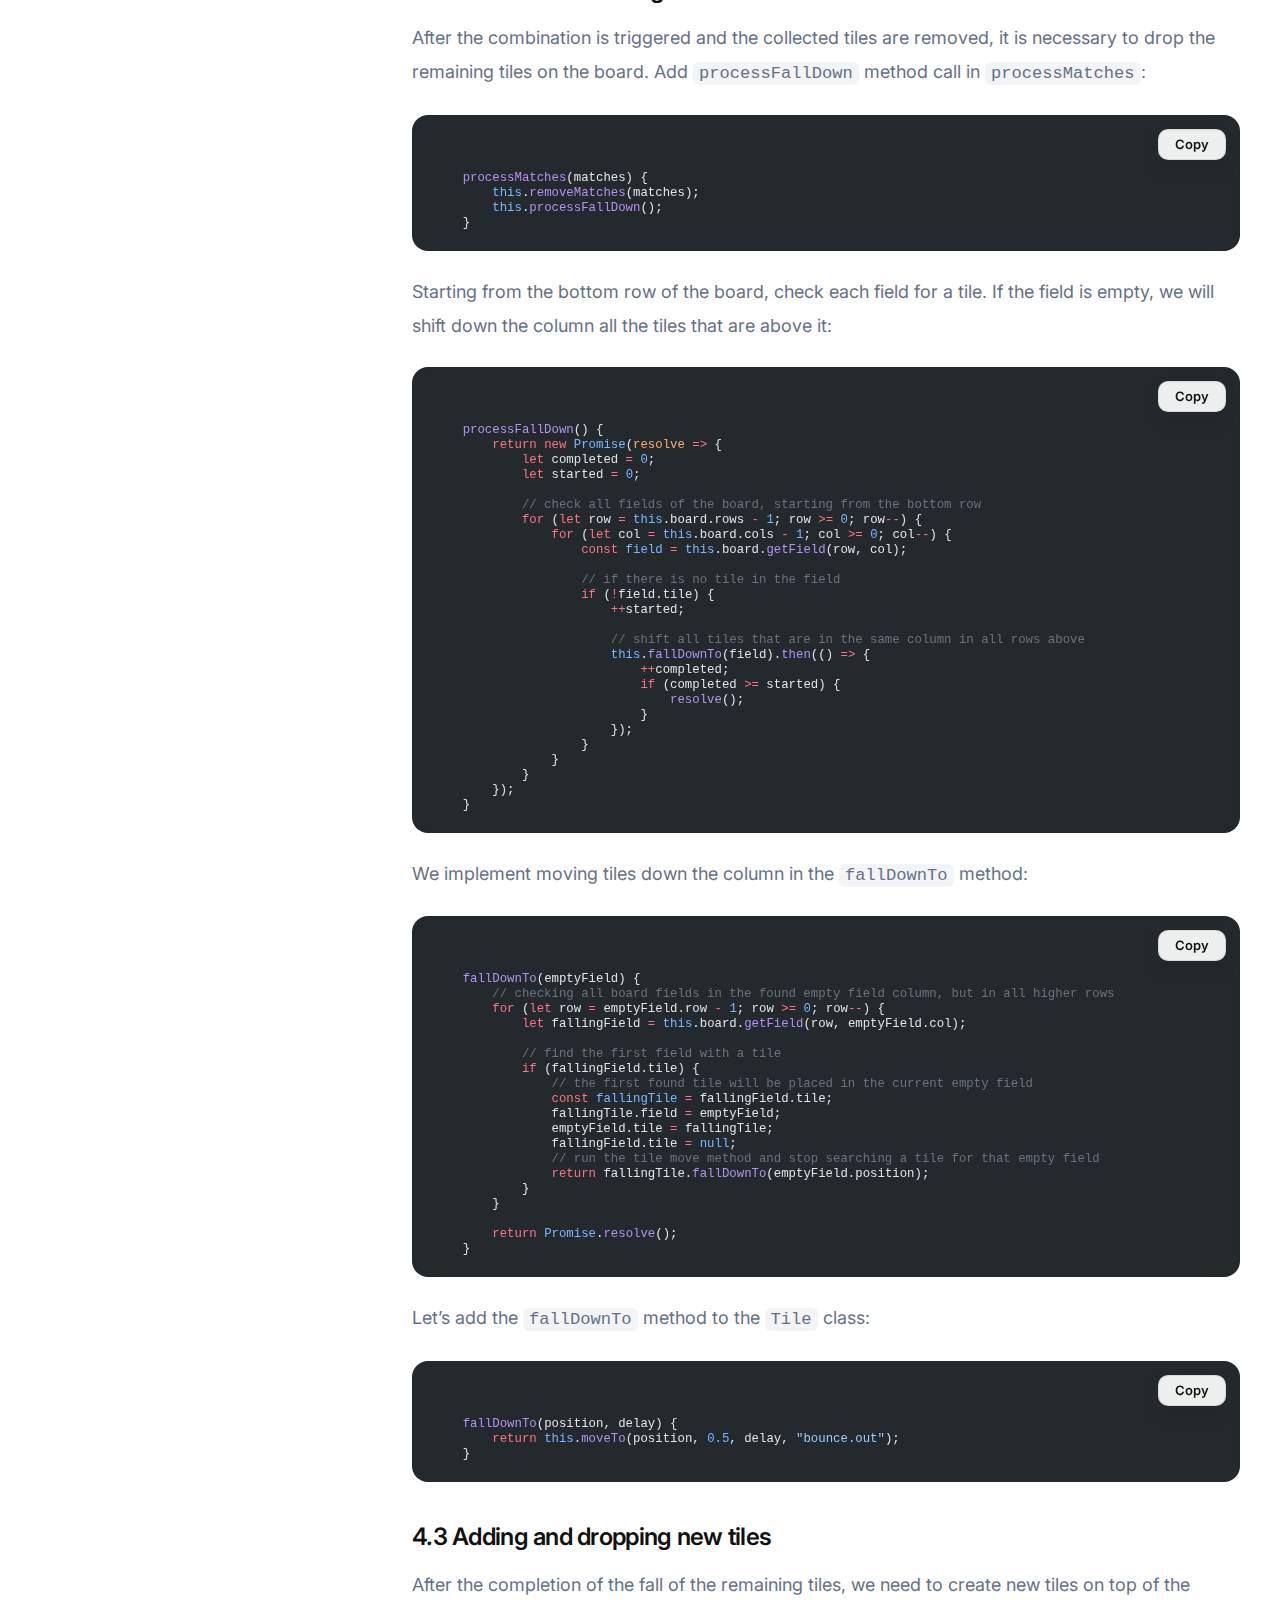
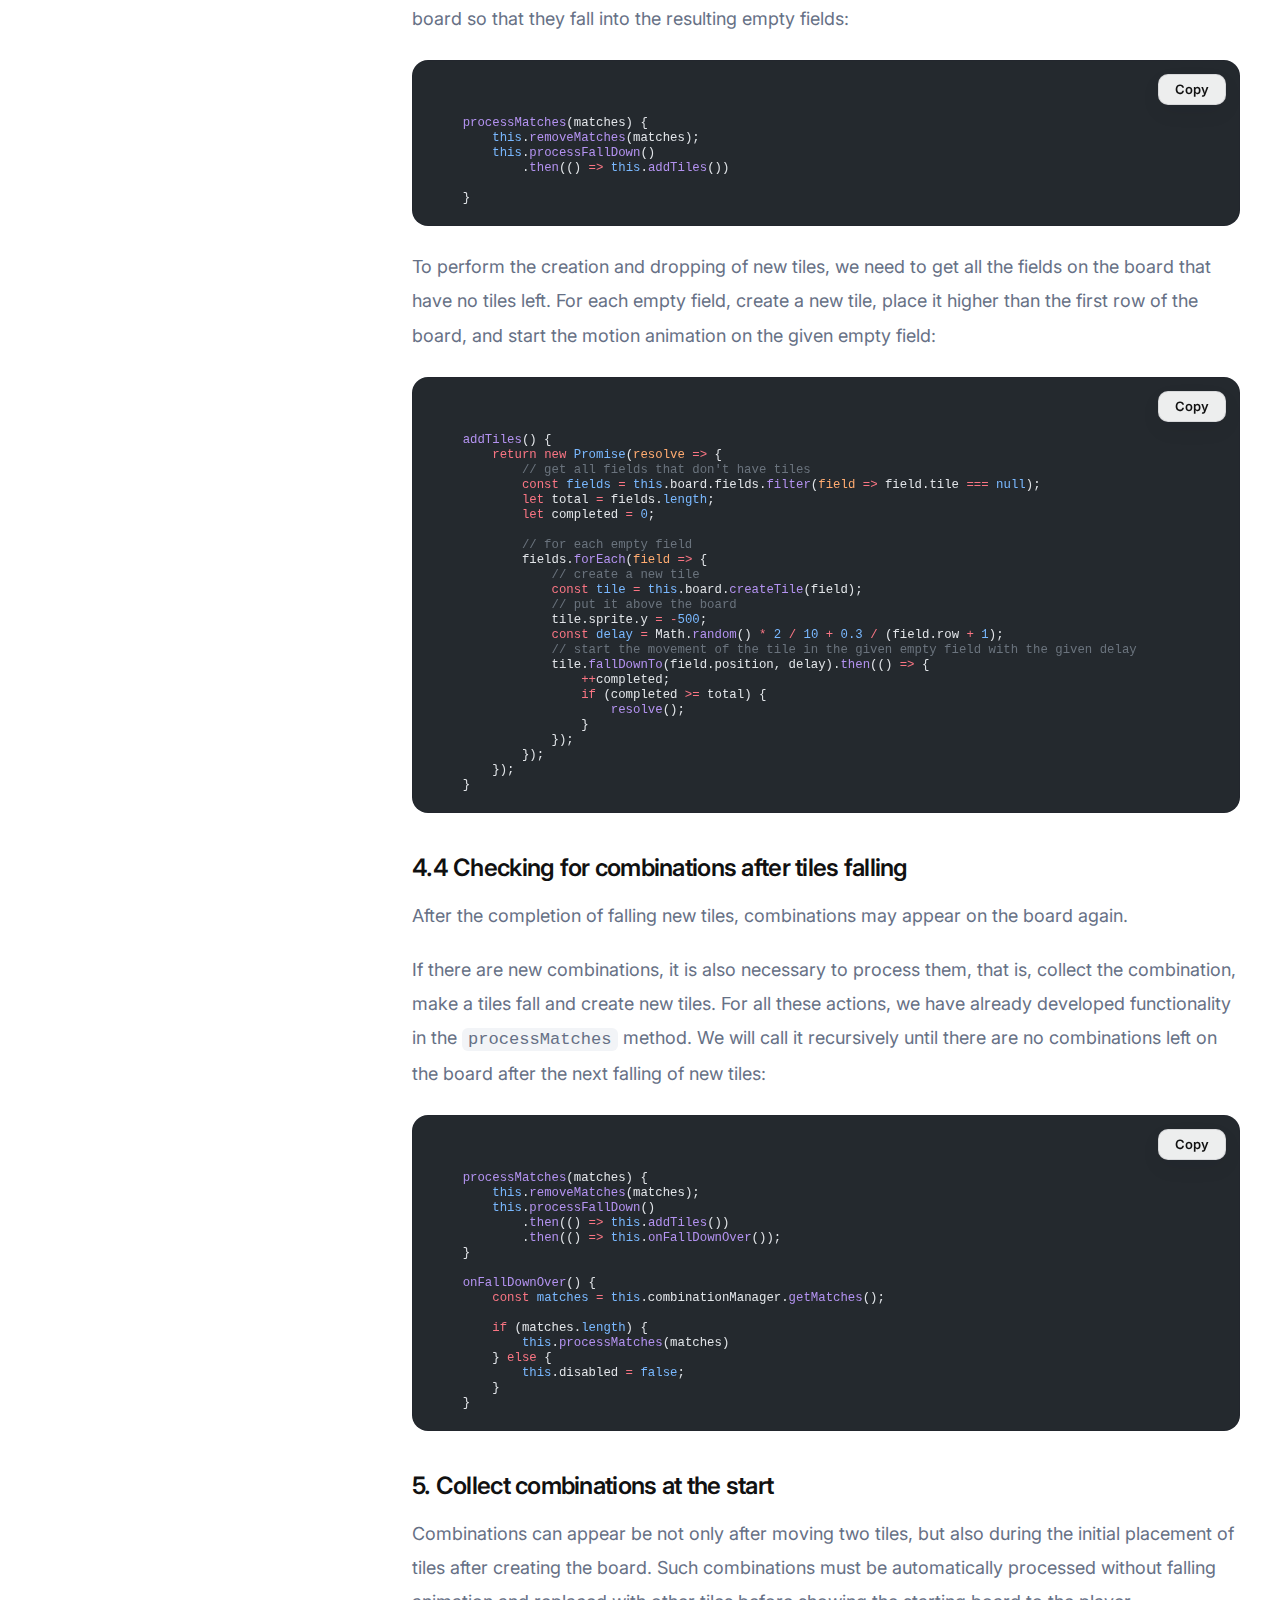
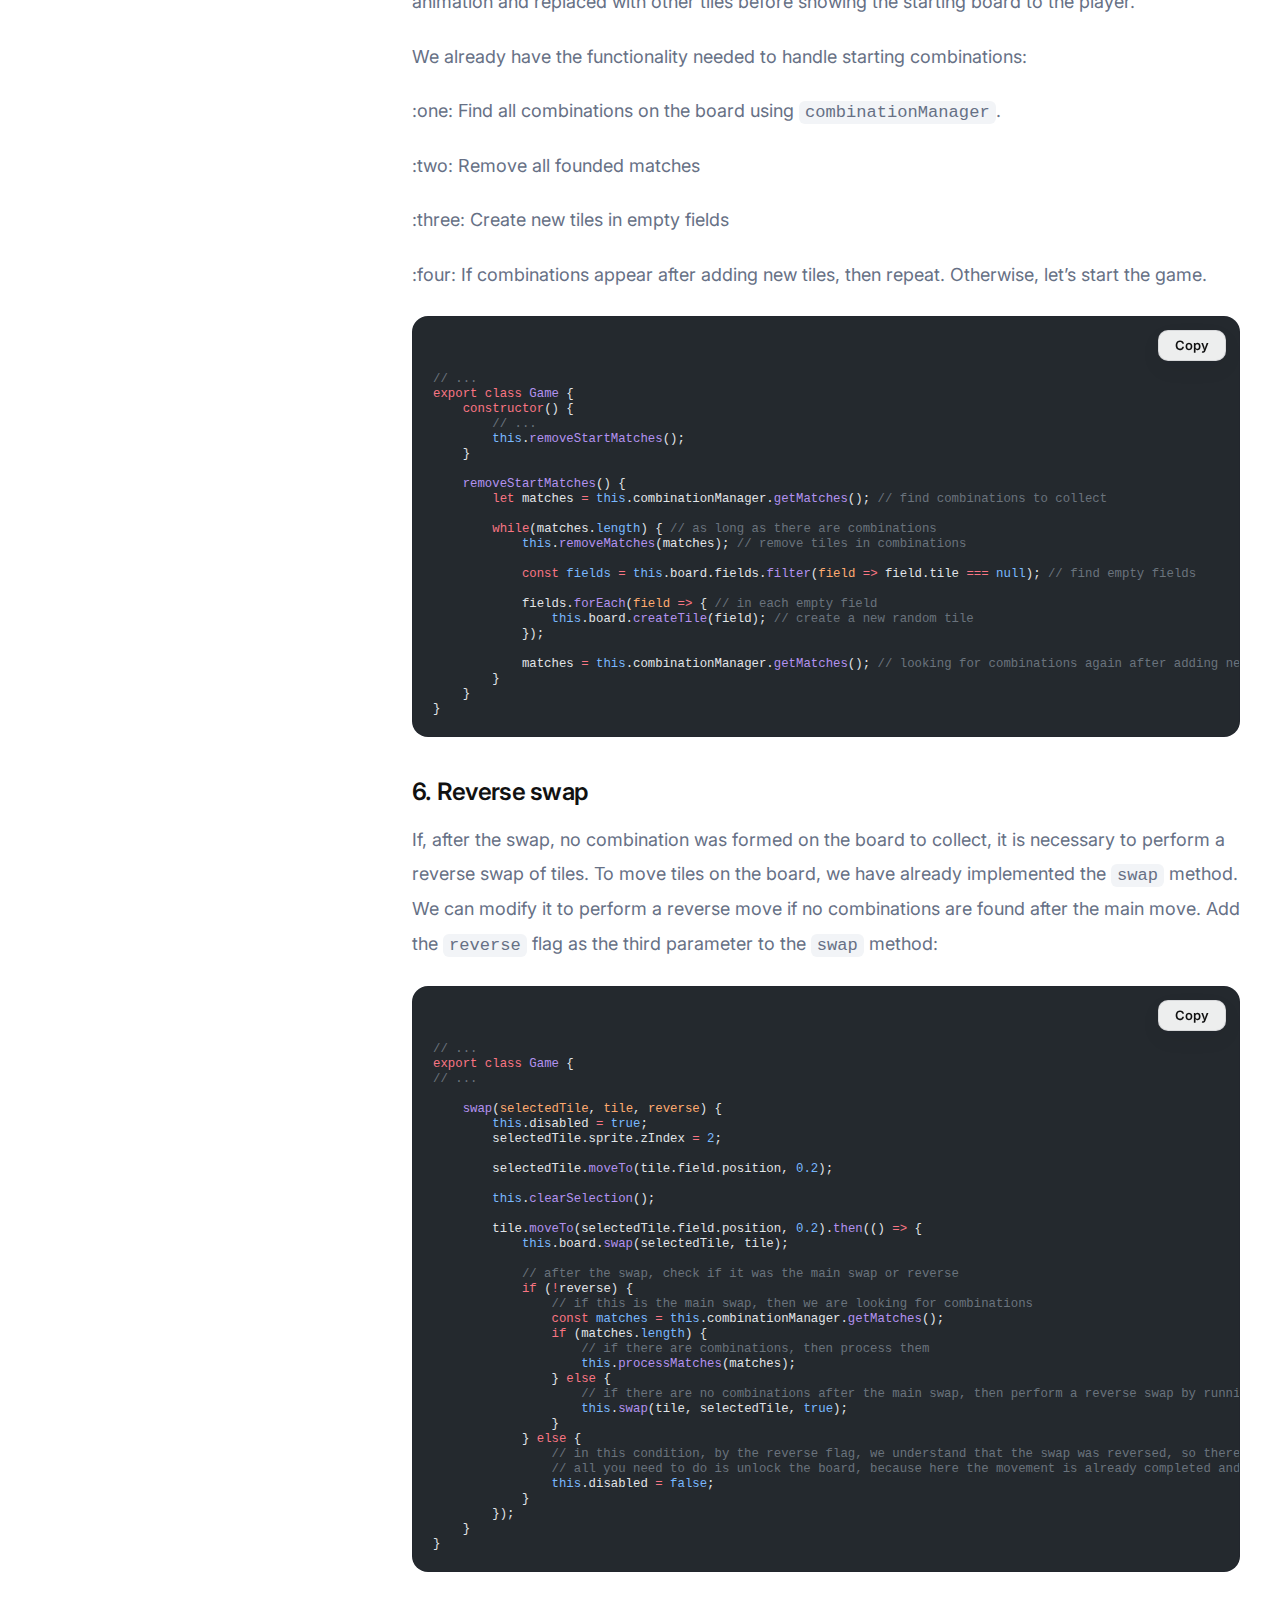
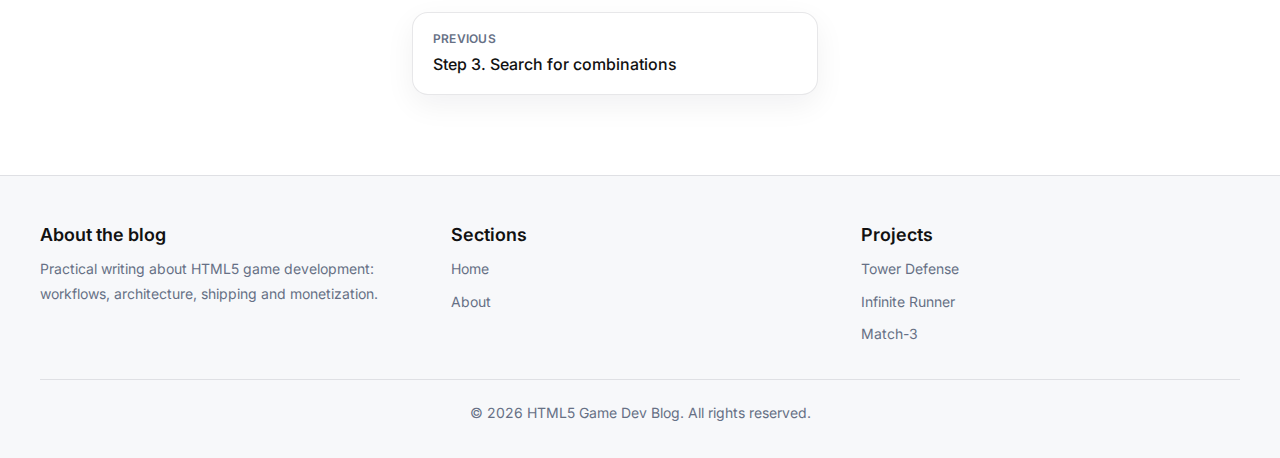
<file: articles/match3/processing-combinations/index.html>
<!DOCTYPE html><html lang="en"> <head><meta charset="UTF-8"><meta name="viewport" content="width=device-width, initial-scale=1"><link rel="preconnect" href="https://fonts.googleapis.com"><link rel="preconnect" href="https://fonts.gstatic.com" crossorigin><link href="https://fonts.googleapis.com/css2?family=Inter:wght@400;500;600&display=swap" rel="stylesheet"><link rel="icon" type="image/svg+xml" href="/favicon.svg"><link rel="icon" href="/favicon.ico"><meta name="generator" content="Astro v6.1.6"><meta name="description" content="Step 4 of the Creating Match3 game with PixiJS tutorial: Processing combinations."><title>Step 4. Processing combinations | Creating Match3 game with PixiJS</title><link rel="stylesheet" href="/_astro/Layout.BisltLvx.css"></head> <body>  <header class="site-header"> <div class="container"> <nav class="top-nav"> <a class="brand-pill" href="/">GameDev.Land</a> <div class="top-nav__links"> <a class="top-nav__link is-active" href="/">Home</a> <a class="top-nav__link" href="/about">About</a> </div> </nav> <div class="hero-block"> <div class="hero-block__inner"> <h1>HTML5 Game Development</h1> <p>Project walkthroughs, architecture notes, and implementation details from real HTML5 game builds.</p> </div> </div> </div> </header> <main class="page-main article-page"> <section class="container"> <div class="article-page__header"> <a class="article-page__back" href="/">← Back to home</a> <div class="article-page__tag">Tutorial series</div> <h1 class="article-page__title">Step 4. Processing combinations</h1> <div class="article-page__meta"> <span>Creating Match3 game with PixiJS</span> <span>•</span> <span>Step 4 of 4</span>  <span>•</span> <span>3 min read</span>  </div> </div> <div class="tutorial-series-layout"> <aside class="series-sidebar"> <div class="series-sidebar__inner"> <div class="series-sidebar__intro"> <div class="series-sidebar__eyebrow">Tutorial series</div> <h2>Creating Match3 game with PixiJS</h2> <p>Step-by-step guide to building a Match-3 game with PixiJS, from board creation to tile movement and combinations.</p> </div> <nav class="series-sidebar__nav" aria-label="Creating Match3 game with PixiJS steps"> <a class="series-sidebar__link" href="/articles/match3"> <span class="series-sidebar__step">Step 1</span> <span class="series-sidebar__title">Creating the tiles board</span> </a><a class="series-sidebar__link" href="/articles/match3/moving-tiles"> <span class="series-sidebar__step">Step 2</span> <span class="series-sidebar__title">Moving tiles</span> </a><a class="series-sidebar__link" href="/articles/match3/search-for-combinations"> <span class="series-sidebar__step">Step 3</span> <span class="series-sidebar__title">Search for combinations</span> </a><a class="series-sidebar__link is-active" href="/articles/match3/processing-combinations" aria-current="page"> <span class="series-sidebar__step">Step 4</span> <span class="series-sidebar__title">Processing combinations</span> </a> </nav> </div> </aside> <div class="tutorial-series-content"> <div class="article-prose tutorial-prose"> <h3 id="41-removing-tiles">4.1 Removing tiles</h3>
<p>First of all, we will remove all the tiles in the collected combinations:</p>
<pre class="astro-code github-dark" style="background-color:#24292e;color:#e1e4e8; overflow-x: auto;" tabindex="0" data-language="javascript"><code><span class="line"><span style="color:#F97583">export</span><span style="color:#F97583"> class</span><span style="color:#B392F0"> Game</span><span style="color:#E1E4E8"> {</span></span>
<span class="line"><span style="color:#6A737D">// ...</span></span>
<span class="line"><span style="color:#B392F0">    swap</span><span style="color:#E1E4E8">(</span><span style="color:#FFAB70">selectedTile</span><span style="color:#E1E4E8">, </span><span style="color:#FFAB70">tile</span><span style="color:#E1E4E8">) {</span></span>
<span class="line"><span style="color:#6A737D">        // ...</span></span>
<span class="line"><span style="color:#F97583">            const</span><span style="color:#79B8FF"> matches</span><span style="color:#F97583"> =</span><span style="color:#79B8FF"> this</span><span style="color:#E1E4E8">.combinationManager.</span><span style="color:#B392F0">getMatches</span><span style="color:#E1E4E8">();</span></span>
<span class="line"><span style="color:#F97583">            if</span><span style="color:#E1E4E8"> (matches.</span><span style="color:#79B8FF">length</span><span style="color:#E1E4E8">) {</span></span>
<span class="line"><span style="color:#79B8FF">                this</span><span style="color:#E1E4E8">.</span><span style="color:#B392F0">processMatches</span><span style="color:#E1E4E8">(matches);</span></span>
<span class="line"><span style="color:#E1E4E8">            }</span></span>
<span class="line"><span style="color:#E1E4E8">        });</span></span>
<span class="line"><span style="color:#E1E4E8">    }</span></span>
<span class="line"></span>
<span class="line"><span style="color:#B392F0">    processMatches</span><span style="color:#E1E4E8">(matches) {</span></span>
<span class="line"><span style="color:#79B8FF">        this</span><span style="color:#E1E4E8">.</span><span style="color:#B392F0">removeMatches</span><span style="color:#E1E4E8">(matches);</span></span>
<span class="line"><span style="color:#E1E4E8">    }</span></span>
<span class="line"></span>
<span class="line"><span style="color:#B392F0">    removeMatches</span><span style="color:#E1E4E8">(matches) {</span></span>
<span class="line"><span style="color:#E1E4E8">        matches.</span><span style="color:#B392F0">forEach</span><span style="color:#E1E4E8">(</span><span style="color:#FFAB70">match</span><span style="color:#F97583"> =></span><span style="color:#E1E4E8"> {</span></span>
<span class="line"><span style="color:#E1E4E8">            match.</span><span style="color:#B392F0">forEach</span><span style="color:#E1E4E8">(</span><span style="color:#FFAB70">tile</span><span style="color:#F97583"> =></span><span style="color:#E1E4E8"> {</span></span>
<span class="line"><span style="color:#E1E4E8">                tile.</span><span style="color:#B392F0">remove</span><span style="color:#E1E4E8">();</span></span>
<span class="line"><span style="color:#E1E4E8">            });</span></span>
<span class="line"><span style="color:#E1E4E8">        });</span></span>
<span class="line"><span style="color:#E1E4E8">    }</span></span>
<span class="line"><span style="color:#E1E4E8">}</span></span></code></pre>
<p>Let’s implement the <code>remove</code> method in the <code>Tile</code> class:</p>
<pre class="astro-code github-dark" style="background-color:#24292e;color:#e1e4e8; overflow-x: auto;" tabindex="0" data-language="javascript"><code><span class="line"><span style="color:#B392F0">    remove</span><span style="color:#E1E4E8">() {</span></span>
<span class="line"><span style="color:#F97583">        if</span><span style="color:#E1E4E8"> (</span><span style="color:#F97583">!</span><span style="color:#79B8FF">this</span><span style="color:#E1E4E8">.sprite) {</span></span>
<span class="line"><span style="color:#F97583">            return</span><span style="color:#E1E4E8">;</span></span>
<span class="line"><span style="color:#E1E4E8">        }</span></span>
<span class="line"><span style="color:#79B8FF">        this</span><span style="color:#E1E4E8">.sprite.</span><span style="color:#B392F0">destroy</span><span style="color:#E1E4E8">();</span></span>
<span class="line"><span style="color:#79B8FF">        this</span><span style="color:#E1E4E8">.sprite </span><span style="color:#F97583">=</span><span style="color:#79B8FF"> null</span><span style="color:#E1E4E8">;</span></span>
<span class="line"></span>
<span class="line"><span style="color:#F97583">        if</span><span style="color:#E1E4E8"> (</span><span style="color:#79B8FF">this</span><span style="color:#E1E4E8">.field) {</span></span>
<span class="line"><span style="color:#79B8FF">            this</span><span style="color:#E1E4E8">.field.tile </span><span style="color:#F97583">=</span><span style="color:#79B8FF"> null</span><span style="color:#E1E4E8">;</span></span>
<span class="line"><span style="color:#79B8FF">            this</span><span style="color:#E1E4E8">.field </span><span style="color:#F97583">=</span><span style="color:#79B8FF"> null</span><span style="color:#E1E4E8">;</span></span>
<span class="line"><span style="color:#E1E4E8">        }</span></span>
<span class="line"><span style="color:#E1E4E8">    }</span></span></code></pre>
<p>If the object no longer has a sprite, then it has already been deleted.
Otherwise, we delete the sprite and the reference to the field. At the field itself, we also remove the reference to the current tile.</p>
<h3 id="42-fall-of-the-remaining-tiles">4.2 Fall of the remaining tiles</h3>
<p>After the combination is triggered and the collected tiles are removed, it is necessary to drop the remaining tiles on the board. Add <code>processFallDown</code> method call in <code>processMatches</code>:</p>
<pre class="astro-code github-dark" style="background-color:#24292e;color:#e1e4e8; overflow-x: auto;" tabindex="0" data-language="javascript"><code><span class="line"><span style="color:#B392F0">    processMatches</span><span style="color:#E1E4E8">(matches) {</span></span>
<span class="line"><span style="color:#79B8FF">        this</span><span style="color:#E1E4E8">.</span><span style="color:#B392F0">removeMatches</span><span style="color:#E1E4E8">(matches);</span></span>
<span class="line"><span style="color:#79B8FF">        this</span><span style="color:#E1E4E8">.</span><span style="color:#B392F0">processFallDown</span><span style="color:#E1E4E8">();</span></span>
<span class="line"><span style="color:#E1E4E8">    }</span></span></code></pre>
<p>Starting from the bottom row of the board, check each field for a tile.
If the field is empty, we will shift down the column all the tiles that are above it:</p>
<pre class="astro-code github-dark" style="background-color:#24292e;color:#e1e4e8; overflow-x: auto;" tabindex="0" data-language="javascript"><code><span class="line"><span style="color:#B392F0">    processFallDown</span><span style="color:#E1E4E8">() {</span></span>
<span class="line"><span style="color:#F97583">        return</span><span style="color:#F97583"> new</span><span style="color:#79B8FF"> Promise</span><span style="color:#E1E4E8">(</span><span style="color:#FFAB70">resolve</span><span style="color:#F97583"> =></span><span style="color:#E1E4E8"> {</span></span>
<span class="line"><span style="color:#F97583">            let</span><span style="color:#E1E4E8"> completed </span><span style="color:#F97583">=</span><span style="color:#79B8FF"> 0</span><span style="color:#E1E4E8">;</span></span>
<span class="line"><span style="color:#F97583">            let</span><span style="color:#E1E4E8"> started </span><span style="color:#F97583">=</span><span style="color:#79B8FF"> 0</span><span style="color:#E1E4E8">;</span></span>
<span class="line"></span>
<span class="line"><span style="color:#6A737D">            // check all fields of the board, starting from the bottom row</span></span>
<span class="line"><span style="color:#F97583">            for</span><span style="color:#E1E4E8"> (</span><span style="color:#F97583">let</span><span style="color:#E1E4E8"> row </span><span style="color:#F97583">=</span><span style="color:#79B8FF"> this</span><span style="color:#E1E4E8">.board.rows </span><span style="color:#F97583">-</span><span style="color:#79B8FF"> 1</span><span style="color:#E1E4E8">; row </span><span style="color:#F97583">>=</span><span style="color:#79B8FF"> 0</span><span style="color:#E1E4E8">; row</span><span style="color:#F97583">--</span><span style="color:#E1E4E8">) {</span></span>
<span class="line"><span style="color:#F97583">                for</span><span style="color:#E1E4E8"> (</span><span style="color:#F97583">let</span><span style="color:#E1E4E8"> col </span><span style="color:#F97583">=</span><span style="color:#79B8FF"> this</span><span style="color:#E1E4E8">.board.cols </span><span style="color:#F97583">-</span><span style="color:#79B8FF"> 1</span><span style="color:#E1E4E8">; col </span><span style="color:#F97583">>=</span><span style="color:#79B8FF"> 0</span><span style="color:#E1E4E8">; col</span><span style="color:#F97583">--</span><span style="color:#E1E4E8">) {</span></span>
<span class="line"><span style="color:#F97583">                    const</span><span style="color:#79B8FF"> field</span><span style="color:#F97583"> =</span><span style="color:#79B8FF"> this</span><span style="color:#E1E4E8">.board.</span><span style="color:#B392F0">getField</span><span style="color:#E1E4E8">(row, col);</span></span>
<span class="line"><span style="color:#E1E4E8">    </span></span>
<span class="line"><span style="color:#6A737D">                    // if there is no tile in the field</span></span>
<span class="line"><span style="color:#F97583">                    if</span><span style="color:#E1E4E8"> (</span><span style="color:#F97583">!</span><span style="color:#E1E4E8">field.tile) {</span></span>
<span class="line"><span style="color:#F97583">                        ++</span><span style="color:#E1E4E8">started;</span></span>
<span class="line"></span>
<span class="line"><span style="color:#6A737D">                        // shift all tiles that are in the same column in all rows above</span></span>
<span class="line"><span style="color:#79B8FF">                        this</span><span style="color:#E1E4E8">.</span><span style="color:#B392F0">fallDownTo</span><span style="color:#E1E4E8">(field).</span><span style="color:#B392F0">then</span><span style="color:#E1E4E8">(() </span><span style="color:#F97583">=></span><span style="color:#E1E4E8"> {</span></span>
<span class="line"><span style="color:#F97583">                            ++</span><span style="color:#E1E4E8">completed;</span></span>
<span class="line"><span style="color:#F97583">                            if</span><span style="color:#E1E4E8"> (completed </span><span style="color:#F97583">>=</span><span style="color:#E1E4E8"> started) {</span></span>
<span class="line"><span style="color:#B392F0">                                resolve</span><span style="color:#E1E4E8">();</span></span>
<span class="line"><span style="color:#E1E4E8">                            }</span></span>
<span class="line"><span style="color:#E1E4E8">                        });</span></span>
<span class="line"><span style="color:#E1E4E8">                    }</span></span>
<span class="line"><span style="color:#E1E4E8">                }</span></span>
<span class="line"><span style="color:#E1E4E8">            }</span></span>
<span class="line"><span style="color:#E1E4E8">        });</span></span>
<span class="line"><span style="color:#E1E4E8">    }</span></span></code></pre>
<p>We implement moving tiles down the column in the <code>fallDownTo</code> method:</p>
<pre class="astro-code github-dark" style="background-color:#24292e;color:#e1e4e8; overflow-x: auto;" tabindex="0" data-language="javascript"><code><span class="line"><span style="color:#B392F0">    fallDownTo</span><span style="color:#E1E4E8">(emptyField) {</span></span>
<span class="line"><span style="color:#6A737D">        // checking all board fields in the found empty field column, but in all higher rows</span></span>
<span class="line"><span style="color:#F97583">        for</span><span style="color:#E1E4E8"> (</span><span style="color:#F97583">let</span><span style="color:#E1E4E8"> row </span><span style="color:#F97583">=</span><span style="color:#E1E4E8"> emptyField.row </span><span style="color:#F97583">-</span><span style="color:#79B8FF"> 1</span><span style="color:#E1E4E8">; row </span><span style="color:#F97583">>=</span><span style="color:#79B8FF"> 0</span><span style="color:#E1E4E8">; row</span><span style="color:#F97583">--</span><span style="color:#E1E4E8">) {</span></span>
<span class="line"><span style="color:#F97583">            let</span><span style="color:#E1E4E8"> fallingField </span><span style="color:#F97583">=</span><span style="color:#79B8FF"> this</span><span style="color:#E1E4E8">.board.</span><span style="color:#B392F0">getField</span><span style="color:#E1E4E8">(row, emptyField.col);</span></span>
<span class="line"></span>
<span class="line"><span style="color:#6A737D">            // find the first field with a tile</span></span>
<span class="line"><span style="color:#F97583">            if</span><span style="color:#E1E4E8"> (fallingField.tile) {</span></span>
<span class="line"><span style="color:#6A737D">                // the first found tile will be placed in the current empty field</span></span>
<span class="line"><span style="color:#F97583">                const</span><span style="color:#79B8FF"> fallingTile</span><span style="color:#F97583"> =</span><span style="color:#E1E4E8"> fallingField.tile;</span></span>
<span class="line"><span style="color:#E1E4E8">                fallingTile.field </span><span style="color:#F97583">=</span><span style="color:#E1E4E8"> emptyField;</span></span>
<span class="line"><span style="color:#E1E4E8">                emptyField.tile </span><span style="color:#F97583">=</span><span style="color:#E1E4E8"> fallingTile;</span></span>
<span class="line"><span style="color:#E1E4E8">                fallingField.tile </span><span style="color:#F97583">=</span><span style="color:#79B8FF"> null</span><span style="color:#E1E4E8">;</span></span>
<span class="line"><span style="color:#6A737D">                // run the tile move method and stop searching a tile for that empty field</span></span>
<span class="line"><span style="color:#F97583">                return</span><span style="color:#E1E4E8"> fallingTile.</span><span style="color:#B392F0">fallDownTo</span><span style="color:#E1E4E8">(emptyField.position);</span></span>
<span class="line"><span style="color:#E1E4E8">            }</span></span>
<span class="line"><span style="color:#E1E4E8">        }</span></span>
<span class="line"></span>
<span class="line"><span style="color:#F97583">        return</span><span style="color:#79B8FF"> Promise</span><span style="color:#E1E4E8">.</span><span style="color:#B392F0">resolve</span><span style="color:#E1E4E8">();</span></span>
<span class="line"><span style="color:#E1E4E8">    }</span></span>
<span class="line"></span></code></pre>
<p>Let’s add the <code>fallDownTo</code> method to the <code>Tile</code> class:</p>
<pre class="astro-code github-dark" style="background-color:#24292e;color:#e1e4e8; overflow-x: auto;" tabindex="0" data-language="javascript"><code><span class="line"><span style="color:#B392F0">    fallDownTo</span><span style="color:#E1E4E8">(position, delay) {</span></span>
<span class="line"><span style="color:#F97583">        return</span><span style="color:#79B8FF"> this</span><span style="color:#E1E4E8">.</span><span style="color:#B392F0">moveTo</span><span style="color:#E1E4E8">(position, </span><span style="color:#79B8FF">0.5</span><span style="color:#E1E4E8">, delay, </span><span style="color:#9ECBFF">"bounce.out"</span><span style="color:#E1E4E8">);</span></span>
<span class="line"><span style="color:#E1E4E8">    }</span></span></code></pre>
<h3 id="43-adding-and-dropping-new-tiles">4.3 Adding and dropping new tiles</h3>
<p>After the completion of the fall of the remaining tiles, we need to create new tiles on top of the board so that they fall into the resulting empty fields:</p>
<pre class="astro-code github-dark" style="background-color:#24292e;color:#e1e4e8; overflow-x: auto;" tabindex="0" data-language="javascript"><code><span class="line"><span style="color:#B392F0">    processMatches</span><span style="color:#E1E4E8">(matches) {</span></span>
<span class="line"><span style="color:#79B8FF">        this</span><span style="color:#E1E4E8">.</span><span style="color:#B392F0">removeMatches</span><span style="color:#E1E4E8">(matches);</span></span>
<span class="line"><span style="color:#79B8FF">        this</span><span style="color:#E1E4E8">.</span><span style="color:#B392F0">processFallDown</span><span style="color:#E1E4E8">()</span></span>
<span class="line"><span style="color:#E1E4E8">            .</span><span style="color:#B392F0">then</span><span style="color:#E1E4E8">(() </span><span style="color:#F97583">=></span><span style="color:#79B8FF"> this</span><span style="color:#E1E4E8">.</span><span style="color:#B392F0">addTiles</span><span style="color:#E1E4E8">())</span></span>
<span class="line"></span>
<span class="line"><span style="color:#E1E4E8">    }</span></span></code></pre>
<p>To perform the creation and dropping of new tiles, we need to get all the fields on the board that have no tiles left.
For each empty field, create a new tile, place it higher than the first row of the board, and start the motion animation on the given empty field:</p>
<pre class="astro-code github-dark" style="background-color:#24292e;color:#e1e4e8; overflow-x: auto;" tabindex="0" data-language="javascript"><code><span class="line"><span style="color:#B392F0">    addTiles</span><span style="color:#E1E4E8">() {</span></span>
<span class="line"><span style="color:#F97583">        return</span><span style="color:#F97583"> new</span><span style="color:#79B8FF"> Promise</span><span style="color:#E1E4E8">(</span><span style="color:#FFAB70">resolve</span><span style="color:#F97583"> =></span><span style="color:#E1E4E8"> {</span></span>
<span class="line"><span style="color:#6A737D">            // get all fields that don't have tiles</span></span>
<span class="line"><span style="color:#F97583">            const</span><span style="color:#79B8FF"> fields</span><span style="color:#F97583"> =</span><span style="color:#79B8FF"> this</span><span style="color:#E1E4E8">.board.fields.</span><span style="color:#B392F0">filter</span><span style="color:#E1E4E8">(</span><span style="color:#FFAB70">field</span><span style="color:#F97583"> =></span><span style="color:#E1E4E8"> field.tile </span><span style="color:#F97583">===</span><span style="color:#79B8FF"> null</span><span style="color:#E1E4E8">);</span></span>
<span class="line"><span style="color:#F97583">            let</span><span style="color:#E1E4E8"> total </span><span style="color:#F97583">=</span><span style="color:#E1E4E8"> fields.</span><span style="color:#79B8FF">length</span><span style="color:#E1E4E8">;</span></span>
<span class="line"><span style="color:#F97583">            let</span><span style="color:#E1E4E8"> completed </span><span style="color:#F97583">=</span><span style="color:#79B8FF"> 0</span><span style="color:#E1E4E8">;</span></span>
<span class="line"></span>
<span class="line"><span style="color:#6A737D">            // for each empty field</span></span>
<span class="line"><span style="color:#E1E4E8">            fields.</span><span style="color:#B392F0">forEach</span><span style="color:#E1E4E8">(</span><span style="color:#FFAB70">field</span><span style="color:#F97583"> =></span><span style="color:#E1E4E8"> {</span></span>
<span class="line"><span style="color:#6A737D">                // create a new tile</span></span>
<span class="line"><span style="color:#F97583">                const</span><span style="color:#79B8FF"> tile</span><span style="color:#F97583"> =</span><span style="color:#79B8FF"> this</span><span style="color:#E1E4E8">.board.</span><span style="color:#B392F0">createTile</span><span style="color:#E1E4E8">(field);</span></span>
<span class="line"><span style="color:#6A737D">                // put it above the board</span></span>
<span class="line"><span style="color:#E1E4E8">                tile.sprite.y </span><span style="color:#F97583">=</span><span style="color:#F97583"> -</span><span style="color:#79B8FF">500</span><span style="color:#E1E4E8">;</span></span>
<span class="line"><span style="color:#F97583">                const</span><span style="color:#79B8FF"> delay</span><span style="color:#F97583"> =</span><span style="color:#E1E4E8"> Math.</span><span style="color:#B392F0">random</span><span style="color:#E1E4E8">() </span><span style="color:#F97583">*</span><span style="color:#79B8FF"> 2</span><span style="color:#F97583"> /</span><span style="color:#79B8FF"> 10</span><span style="color:#F97583"> +</span><span style="color:#79B8FF"> 0.3</span><span style="color:#F97583"> /</span><span style="color:#E1E4E8"> (field.row </span><span style="color:#F97583">+</span><span style="color:#79B8FF"> 1</span><span style="color:#E1E4E8">);</span></span>
<span class="line"><span style="color:#6A737D">                // start the movement of the tile in the given empty field with the given delay</span></span>
<span class="line"><span style="color:#E1E4E8">                tile.</span><span style="color:#B392F0">fallDownTo</span><span style="color:#E1E4E8">(field.position, delay).</span><span style="color:#B392F0">then</span><span style="color:#E1E4E8">(() </span><span style="color:#F97583">=></span><span style="color:#E1E4E8"> {</span></span>
<span class="line"><span style="color:#F97583">                    ++</span><span style="color:#E1E4E8">completed;</span></span>
<span class="line"><span style="color:#F97583">                    if</span><span style="color:#E1E4E8"> (completed </span><span style="color:#F97583">>=</span><span style="color:#E1E4E8"> total) {</span></span>
<span class="line"><span style="color:#B392F0">                        resolve</span><span style="color:#E1E4E8">();</span></span>
<span class="line"><span style="color:#E1E4E8">                    }</span></span>
<span class="line"><span style="color:#E1E4E8">                });</span></span>
<span class="line"><span style="color:#E1E4E8">            });</span></span>
<span class="line"><span style="color:#E1E4E8">        });</span></span>
<span class="line"><span style="color:#E1E4E8">    }</span></span></code></pre>
<h3 id="44-checking-for-combinations-after-tiles-falling">4.4 Checking for combinations after tiles falling</h3>
<p>After the completion of falling new tiles, combinations may appear on the board again.</p>
<p>If there are new combinations, it is also necessary to process them, that is, collect the combination, make a tiles fall and create new tiles.
For all these actions, we have already developed functionality in the <code>processMatches</code> method. We will call it recursively until there are no combinations left on the board after the next falling of new tiles:</p>
<pre class="astro-code github-dark" style="background-color:#24292e;color:#e1e4e8; overflow-x: auto;" tabindex="0" data-language="javascript"><code><span class="line"><span style="color:#B392F0">    processMatches</span><span style="color:#E1E4E8">(matches) {</span></span>
<span class="line"><span style="color:#79B8FF">        this</span><span style="color:#E1E4E8">.</span><span style="color:#B392F0">removeMatches</span><span style="color:#E1E4E8">(matches);</span></span>
<span class="line"><span style="color:#79B8FF">        this</span><span style="color:#E1E4E8">.</span><span style="color:#B392F0">processFallDown</span><span style="color:#E1E4E8">()</span></span>
<span class="line"><span style="color:#E1E4E8">            .</span><span style="color:#B392F0">then</span><span style="color:#E1E4E8">(() </span><span style="color:#F97583">=></span><span style="color:#79B8FF"> this</span><span style="color:#E1E4E8">.</span><span style="color:#B392F0">addTiles</span><span style="color:#E1E4E8">())</span></span>
<span class="line"><span style="color:#E1E4E8">            .</span><span style="color:#B392F0">then</span><span style="color:#E1E4E8">(() </span><span style="color:#F97583">=></span><span style="color:#79B8FF"> this</span><span style="color:#E1E4E8">.</span><span style="color:#B392F0">onFallDownOver</span><span style="color:#E1E4E8">());</span></span>
<span class="line"><span style="color:#E1E4E8">    }</span></span>
<span class="line"></span>
<span class="line"><span style="color:#B392F0">    onFallDownOver</span><span style="color:#E1E4E8">() {</span></span>
<span class="line"><span style="color:#F97583">        const</span><span style="color:#79B8FF"> matches</span><span style="color:#F97583"> =</span><span style="color:#79B8FF"> this</span><span style="color:#E1E4E8">.combinationManager.</span><span style="color:#B392F0">getMatches</span><span style="color:#E1E4E8">();</span></span>
<span class="line"></span>
<span class="line"><span style="color:#F97583">        if</span><span style="color:#E1E4E8"> (matches.</span><span style="color:#79B8FF">length</span><span style="color:#E1E4E8">) {</span></span>
<span class="line"><span style="color:#79B8FF">            this</span><span style="color:#E1E4E8">.</span><span style="color:#B392F0">processMatches</span><span style="color:#E1E4E8">(matches)</span></span>
<span class="line"><span style="color:#E1E4E8">        } </span><span style="color:#F97583">else</span><span style="color:#E1E4E8"> {</span></span>
<span class="line"><span style="color:#79B8FF">            this</span><span style="color:#E1E4E8">.disabled </span><span style="color:#F97583">=</span><span style="color:#79B8FF"> false</span><span style="color:#E1E4E8">;</span></span>
<span class="line"><span style="color:#E1E4E8">        }</span></span>
<span class="line"><span style="color:#E1E4E8">    }</span></span></code></pre>
<h3 id="5-collect-combinations-at-the-start">5. Collect combinations at the start</h3>
<p>Combinations can appear be not only after moving two tiles, but also during the initial placement of tiles after creating the board.
Such combinations must be automatically processed without falling animation and replaced with other tiles before showing the starting board to the player.</p>
<p>We already have the functionality needed to handle starting combinations:</p>
<p>:one: Find all combinations on the board using <code>combinationManager</code>.</p>
<p>:two:  Remove all founded matches</p>
<p>:three:  Create new tiles in empty fields</p>
<p>:four:  If combinations appear after adding new tiles, then repeat. Otherwise, let’s start the game.</p>
<pre class="astro-code github-dark" style="background-color:#24292e;color:#e1e4e8; overflow-x: auto;" tabindex="0" data-language="javascript"><code><span class="line"><span style="color:#6A737D">// ...</span></span>
<span class="line"><span style="color:#F97583">export</span><span style="color:#F97583"> class</span><span style="color:#B392F0"> Game</span><span style="color:#E1E4E8"> {</span></span>
<span class="line"><span style="color:#F97583">    constructor</span><span style="color:#E1E4E8">() {</span></span>
<span class="line"><span style="color:#6A737D">        // ...</span></span>
<span class="line"><span style="color:#79B8FF">        this</span><span style="color:#E1E4E8">.</span><span style="color:#B392F0">removeStartMatches</span><span style="color:#E1E4E8">();</span></span>
<span class="line"><span style="color:#E1E4E8">    }</span></span>
<span class="line"></span>
<span class="line"><span style="color:#B392F0">    removeStartMatches</span><span style="color:#E1E4E8">() {</span></span>
<span class="line"><span style="color:#F97583">        let</span><span style="color:#E1E4E8"> matches </span><span style="color:#F97583">=</span><span style="color:#79B8FF"> this</span><span style="color:#E1E4E8">.combinationManager.</span><span style="color:#B392F0">getMatches</span><span style="color:#E1E4E8">(); </span><span style="color:#6A737D">// find combinations to collect</span></span>
<span class="line"></span>
<span class="line"><span style="color:#F97583">        while</span><span style="color:#E1E4E8">(matches.</span><span style="color:#79B8FF">length</span><span style="color:#E1E4E8">) { </span><span style="color:#6A737D">// as long as there are combinations</span></span>
<span class="line"><span style="color:#79B8FF">            this</span><span style="color:#E1E4E8">.</span><span style="color:#B392F0">removeMatches</span><span style="color:#E1E4E8">(matches); </span><span style="color:#6A737D">// remove tiles in combinations</span></span>
<span class="line"></span>
<span class="line"><span style="color:#F97583">            const</span><span style="color:#79B8FF"> fields</span><span style="color:#F97583"> =</span><span style="color:#79B8FF"> this</span><span style="color:#E1E4E8">.board.fields.</span><span style="color:#B392F0">filter</span><span style="color:#E1E4E8">(</span><span style="color:#FFAB70">field</span><span style="color:#F97583"> =></span><span style="color:#E1E4E8"> field.tile </span><span style="color:#F97583">===</span><span style="color:#79B8FF"> null</span><span style="color:#E1E4E8">); </span><span style="color:#6A737D">// find empty fields</span></span>
<span class="line"></span>
<span class="line"><span style="color:#E1E4E8">            fields.</span><span style="color:#B392F0">forEach</span><span style="color:#E1E4E8">(</span><span style="color:#FFAB70">field</span><span style="color:#F97583"> =></span><span style="color:#E1E4E8"> { </span><span style="color:#6A737D">// in each empty field</span></span>
<span class="line"><span style="color:#79B8FF">                this</span><span style="color:#E1E4E8">.board.</span><span style="color:#B392F0">createTile</span><span style="color:#E1E4E8">(field); </span><span style="color:#6A737D">// create a new random tile</span></span>
<span class="line"><span style="color:#E1E4E8">            });</span></span>
<span class="line"></span>
<span class="line"><span style="color:#E1E4E8">            matches </span><span style="color:#F97583">=</span><span style="color:#79B8FF"> this</span><span style="color:#E1E4E8">.combinationManager.</span><span style="color:#B392F0">getMatches</span><span style="color:#E1E4E8">(); </span><span style="color:#6A737D">// looking for combinations again after adding new tiles</span></span>
<span class="line"><span style="color:#E1E4E8">        }</span></span>
<span class="line"><span style="color:#E1E4E8">    }</span></span>
<span class="line"><span style="color:#E1E4E8">}</span></span></code></pre>
<h3 id="6-reverse-swap">6. Reverse swap</h3>
<p>If, after the swap, no combination was formed on the board to collect, it is necessary to perform a reverse swap of tiles.
To move tiles on the board, we have already implemented the <code>swap</code> method. We can modify it to perform a reverse move if no combinations are found after the main move.
Add the <code>reverse</code> flag as the third parameter to the <code>swap</code> method:</p>
<pre class="astro-code github-dark" style="background-color:#24292e;color:#e1e4e8; overflow-x: auto;" tabindex="0" data-language="javascript"><code><span class="line"><span style="color:#6A737D">// ...</span></span>
<span class="line"><span style="color:#F97583">export</span><span style="color:#F97583"> class</span><span style="color:#B392F0"> Game</span><span style="color:#E1E4E8"> {</span></span>
<span class="line"><span style="color:#6A737D">// ...</span></span>
<span class="line"></span>
<span class="line"><span style="color:#B392F0">    swap</span><span style="color:#E1E4E8">(</span><span style="color:#FFAB70">selectedTile</span><span style="color:#E1E4E8">, </span><span style="color:#FFAB70">tile</span><span style="color:#E1E4E8">, </span><span style="color:#FFAB70">reverse</span><span style="color:#E1E4E8">) {</span></span>
<span class="line"><span style="color:#79B8FF">        this</span><span style="color:#E1E4E8">.disabled </span><span style="color:#F97583">=</span><span style="color:#79B8FF"> true</span><span style="color:#E1E4E8">;</span></span>
<span class="line"><span style="color:#E1E4E8">        selectedTile.sprite.zIndex </span><span style="color:#F97583">=</span><span style="color:#79B8FF"> 2</span><span style="color:#E1E4E8">;</span></span>
<span class="line"></span>
<span class="line"><span style="color:#E1E4E8">        selectedTile.</span><span style="color:#B392F0">moveTo</span><span style="color:#E1E4E8">(tile.field.position, </span><span style="color:#79B8FF">0.2</span><span style="color:#E1E4E8">);</span></span>
<span class="line"></span>
<span class="line"><span style="color:#79B8FF">        this</span><span style="color:#E1E4E8">.</span><span style="color:#B392F0">clearSelection</span><span style="color:#E1E4E8">();</span></span>
<span class="line"></span>
<span class="line"><span style="color:#E1E4E8">        tile.</span><span style="color:#B392F0">moveTo</span><span style="color:#E1E4E8">(selectedTile.field.position, </span><span style="color:#79B8FF">0.2</span><span style="color:#E1E4E8">).</span><span style="color:#B392F0">then</span><span style="color:#E1E4E8">(() </span><span style="color:#F97583">=></span><span style="color:#E1E4E8"> {</span></span>
<span class="line"><span style="color:#79B8FF">            this</span><span style="color:#E1E4E8">.board.</span><span style="color:#B392F0">swap</span><span style="color:#E1E4E8">(selectedTile, tile);</span></span>
<span class="line"></span>
<span class="line"><span style="color:#6A737D">            // after the swap, check if it was the main swap or reverse</span></span>
<span class="line"><span style="color:#F97583">            if</span><span style="color:#E1E4E8"> (</span><span style="color:#F97583">!</span><span style="color:#E1E4E8">reverse) {</span></span>
<span class="line"><span style="color:#6A737D">                // if this is the main swap, then we are looking for combinations</span></span>
<span class="line"><span style="color:#F97583">                const</span><span style="color:#79B8FF"> matches</span><span style="color:#F97583"> =</span><span style="color:#79B8FF"> this</span><span style="color:#E1E4E8">.combinationManager.</span><span style="color:#B392F0">getMatches</span><span style="color:#E1E4E8">();</span></span>
<span class="line"><span style="color:#F97583">                if</span><span style="color:#E1E4E8"> (matches.</span><span style="color:#79B8FF">length</span><span style="color:#E1E4E8">) {</span></span>
<span class="line"><span style="color:#6A737D">                    // if there are combinations, then process them</span></span>
<span class="line"><span style="color:#79B8FF">                    this</span><span style="color:#E1E4E8">.</span><span style="color:#B392F0">processMatches</span><span style="color:#E1E4E8">(matches);</span></span>
<span class="line"><span style="color:#E1E4E8">                } </span><span style="color:#F97583">else</span><span style="color:#E1E4E8"> {</span></span>
<span class="line"><span style="color:#6A737D">                    // if there are no combinations after the main swap, then perform a reverse swap by running the same method, but with the reverse parameter</span></span>
<span class="line"><span style="color:#79B8FF">                    this</span><span style="color:#E1E4E8">.</span><span style="color:#B392F0">swap</span><span style="color:#E1E4E8">(tile, selectedTile, </span><span style="color:#79B8FF">true</span><span style="color:#E1E4E8">);</span></span>
<span class="line"><span style="color:#E1E4E8">                }</span></span>
<span class="line"><span style="color:#E1E4E8">            } </span><span style="color:#F97583">else</span><span style="color:#E1E4E8"> {</span></span>
<span class="line"><span style="color:#6A737D">                // in this condition, by the reverse flag, we understand that the swap was reversed, so there is no need to look for combinations.</span></span>
<span class="line"><span style="color:#6A737D">                // all you need to do is unlock the board, because here the movement is already completed and there are no other animations</span></span>
<span class="line"><span style="color:#79B8FF">                this</span><span style="color:#E1E4E8">.disabled </span><span style="color:#F97583">=</span><span style="color:#79B8FF"> false</span><span style="color:#E1E4E8">;</span></span>
<span class="line"><span style="color:#E1E4E8">            }</span></span>
<span class="line"><span style="color:#E1E4E8">        });</span></span>
<span class="line"><span style="color:#E1E4E8">    }</span></span>
<span class="line"><span style="color:#E1E4E8">}</span></span></code></pre> </div> <div class="series-pagination"> <a class="series-pagination__link" href="/articles/match3/search-for-combinations"> <span class="series-pagination__label">Previous</span> <span class="series-pagination__title">
Step 3. Search for combinations </span> </a>  </div> </div> </div> </section> </main> <footer class="site-footer"> <div class="container footer-card"> <div class="footer-grid"> <div> <h4>About the blog</h4> <p>
Practical writing about HTML5 game development: workflows, architecture, shipping and monetization.
</p> </div> <div> <h4>Sections</h4> <ul> <li><a href="/">Home</a></li> <li><a href="/about">About</a></li> </ul> </div> <div> <h4>Projects</h4> <ul> <li><a href="/articles/tower-defense">Tower Defense</a></li> <li><a href="/articles/runner">Infinite Runner</a></li> <li><a href="/articles/match3">Match-3</a></li> </ul> </div> </div> <div class="footer-bottom"> <p>© 2026 HTML5 Game Dev Blog. All rights reserved.</p> </div> </div> </footer> <script>
	(() => {
		const enhanceCodeBlocks = () => {
			const blocks = document.querySelectorAll('.article-prose pre');

			for (const pre of blocks) {
				pre.removeAttribute('tabindex');
				pre.setAttribute('draggable', 'false');
				pre.style.userSelect = 'text';
				pre.style.webkitUserSelect = 'text';
				pre.style.cursor = 'text';

				const descendants = pre.querySelectorAll('*');
				for (const node of descendants) {
					if (node instanceof HTMLElement) {
						node.setAttribute('draggable', 'false');
						node.style.userSelect = 'text';
						node.style.webkitUserSelect = 'text';
						node.style.cursor = 'text';
					}
				}

				if (pre.parentElement?.classList.contains('code-block-shell')) {
					continue;
				}

				const shell = document.createElement('div');
				shell.className = 'code-block-shell';
				pre.parentNode?.insertBefore(shell, pre);
				shell.appendChild(pre);

				const button = document.createElement('button');
				button.className = 'code-block-copy';
				button.type = 'button';
				button.setAttribute('aria-label', 'Copy code to clipboard');
				button.textContent = 'Copy';

				button.addEventListener('click', async () => {
					const code = pre.querySelector('code');
					const text = code?.textContent ?? pre.textContent ?? '';

					try {
						await navigator.clipboard.writeText(text);
						button.textContent = 'Copied';
						window.setTimeout(() => {
							button.textContent = 'Copy';
						}, 1600);
					} catch {
						button.textContent = 'Failed';
						window.setTimeout(() => {
							button.textContent = 'Copy';
						}, 1600);
					}
				});

				shell.appendChild(button);
			}
		};

		if (document.readyState === 'loading') {
			document.addEventListener('DOMContentLoaded', enhanceCodeBlocks, { once: true });
		} else {
			enhanceCodeBlocks();
		}
	})();
</script>  </body></html>
</file>
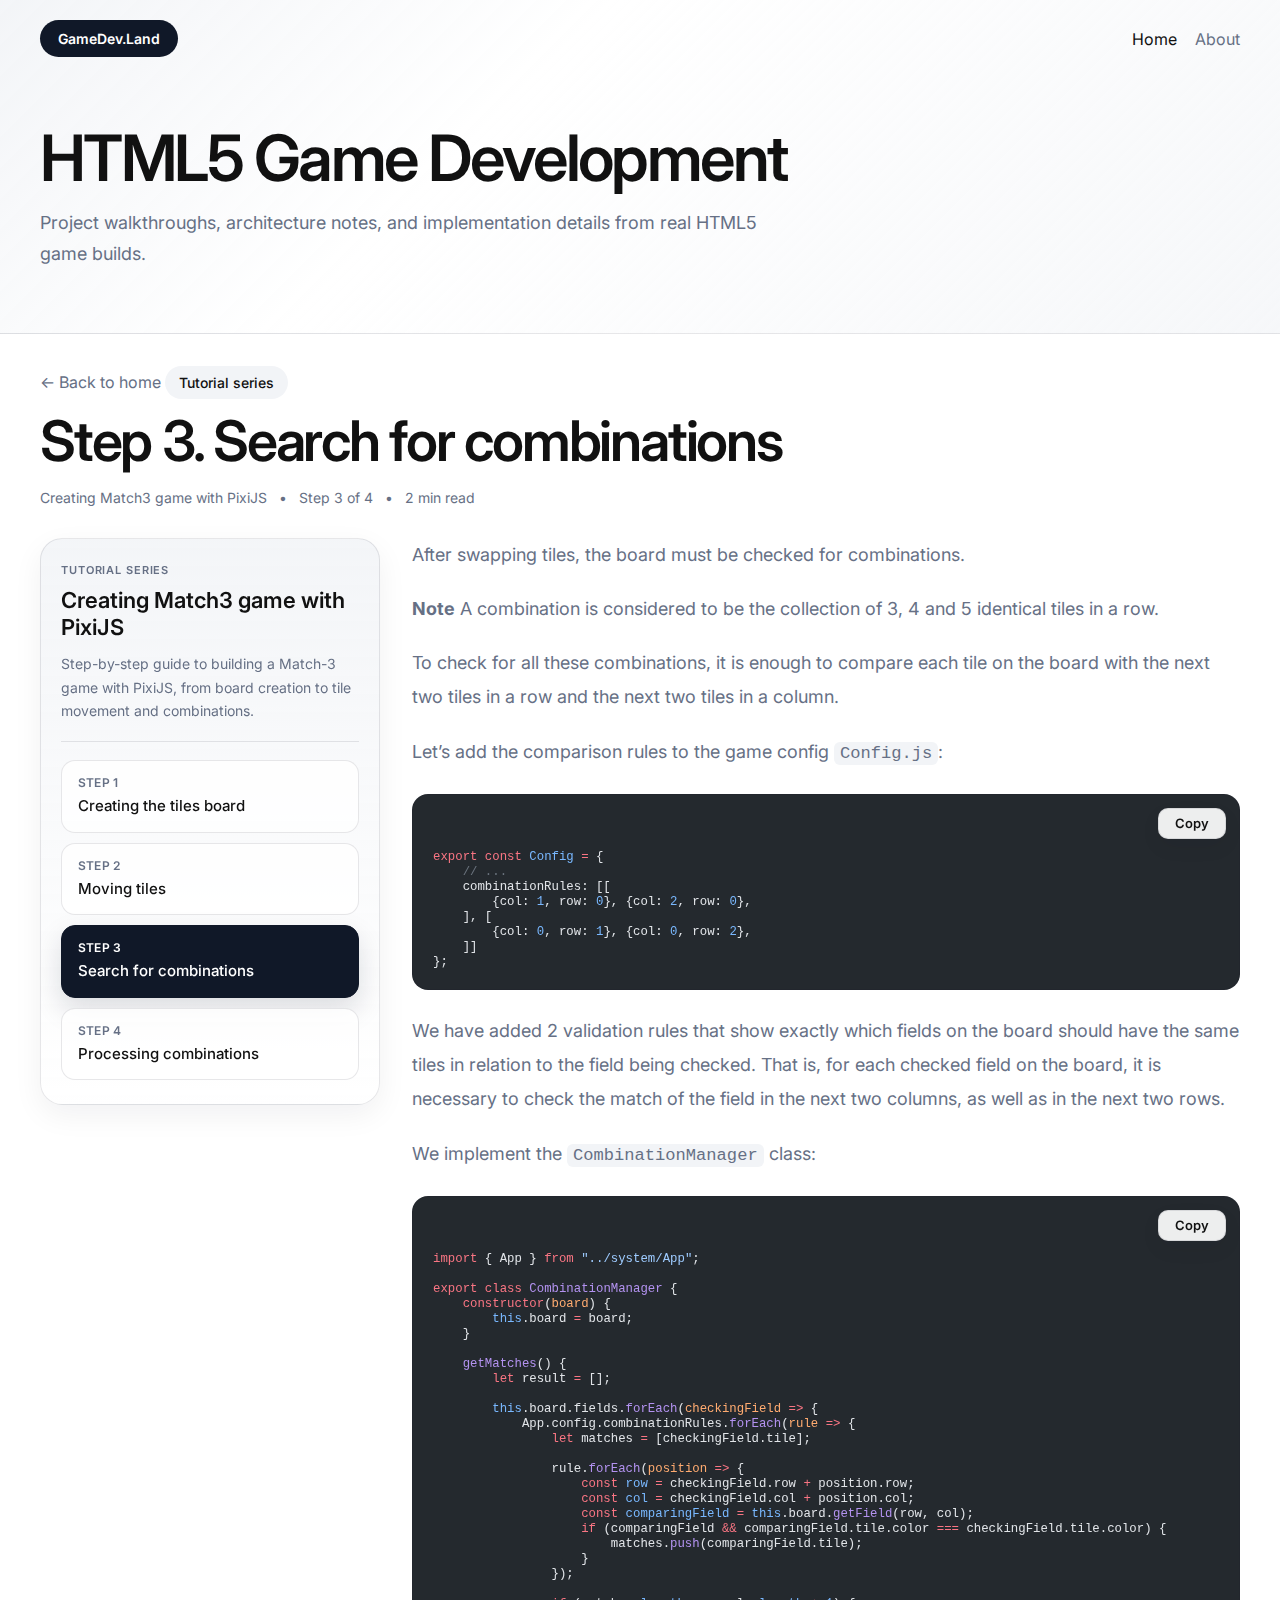
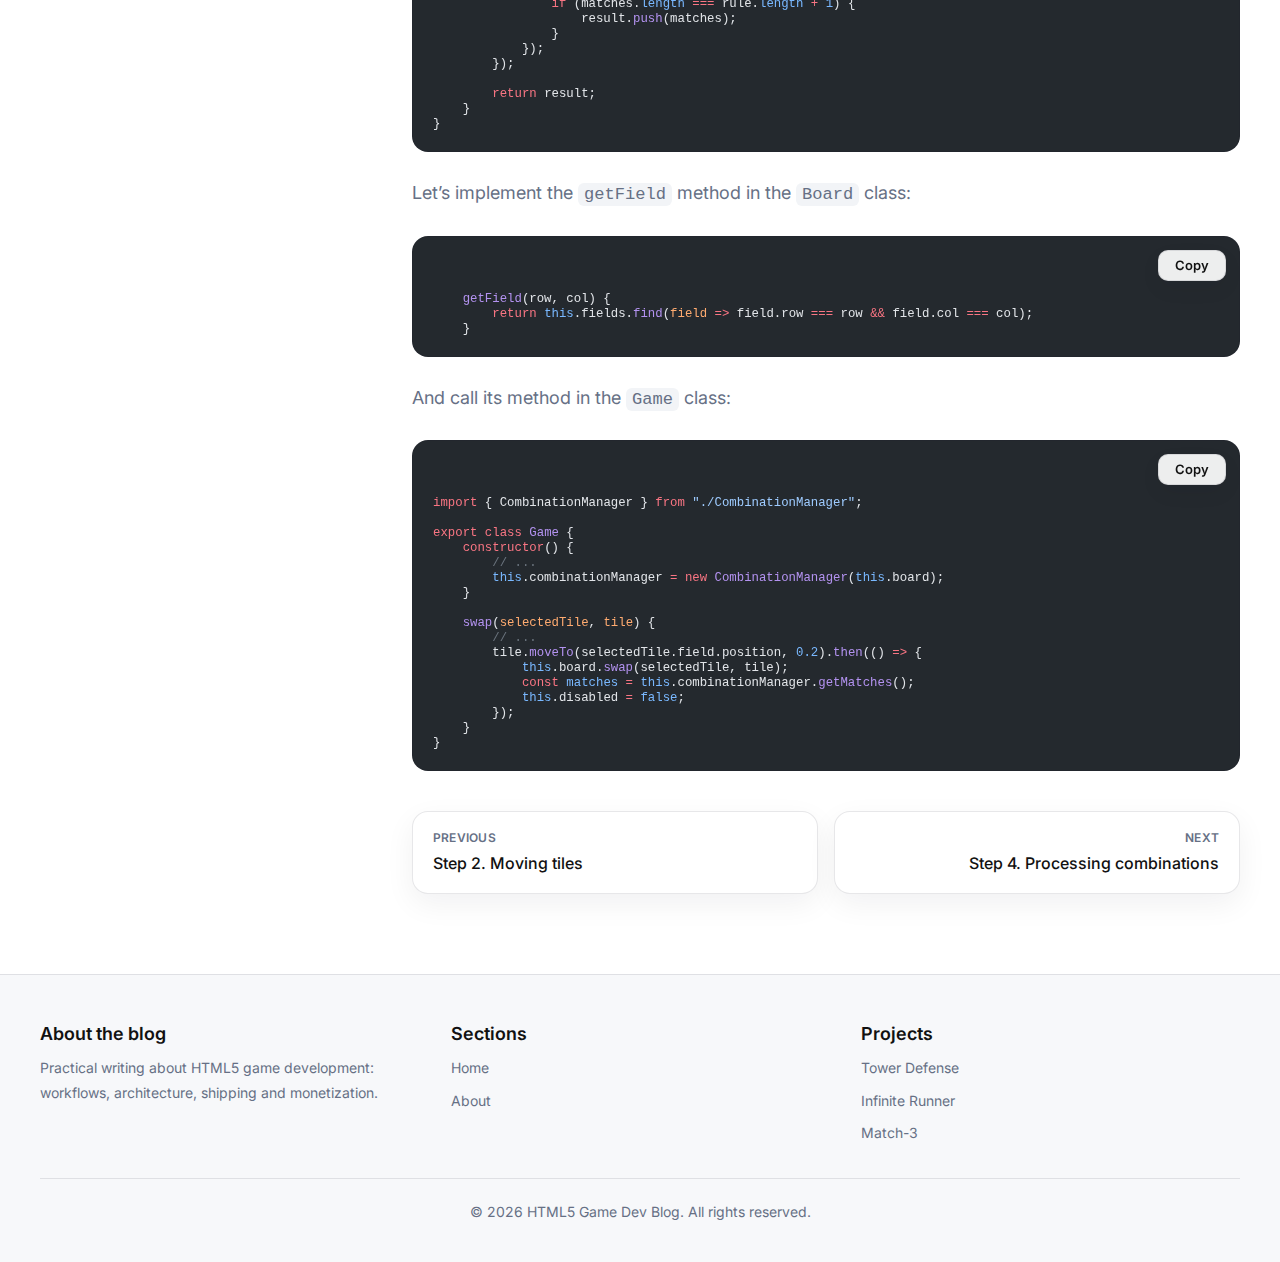
<file: articles/match3/search-for-combinations/index.html>
<!DOCTYPE html><html lang="en"> <head><meta charset="UTF-8"><meta name="viewport" content="width=device-width, initial-scale=1"><link rel="preconnect" href="https://fonts.googleapis.com"><link rel="preconnect" href="https://fonts.gstatic.com" crossorigin><link href="https://fonts.googleapis.com/css2?family=Inter:wght@400;500;600&display=swap" rel="stylesheet"><link rel="icon" type="image/svg+xml" href="/favicon.svg"><link rel="icon" href="/favicon.ico"><meta name="generator" content="Astro v6.1.6"><meta name="description" content="Step 3 of the Creating Match3 game with PixiJS tutorial: Search for combinations."><title>Step 3. Search for combinations | Creating Match3 game with PixiJS</title><link rel="stylesheet" href="/_astro/Layout.BisltLvx.css"></head> <body>  <header class="site-header"> <div class="container"> <nav class="top-nav"> <a class="brand-pill" href="/">GameDev.Land</a> <div class="top-nav__links"> <a class="top-nav__link is-active" href="/">Home</a> <a class="top-nav__link" href="/about">About</a> </div> </nav> <div class="hero-block"> <div class="hero-block__inner"> <h1>HTML5 Game Development</h1> <p>Project walkthroughs, architecture notes, and implementation details from real HTML5 game builds.</p> </div> </div> </div> </header> <main class="page-main article-page"> <section class="container"> <div class="article-page__header"> <a class="article-page__back" href="/">← Back to home</a> <div class="article-page__tag">Tutorial series</div> <h1 class="article-page__title">Step 3. Search for combinations</h1> <div class="article-page__meta"> <span>Creating Match3 game with PixiJS</span> <span>•</span> <span>Step 3 of 4</span>  <span>•</span> <span>2 min read</span>  </div> </div> <div class="tutorial-series-layout"> <aside class="series-sidebar"> <div class="series-sidebar__inner"> <div class="series-sidebar__intro"> <div class="series-sidebar__eyebrow">Tutorial series</div> <h2>Creating Match3 game with PixiJS</h2> <p>Step-by-step guide to building a Match-3 game with PixiJS, from board creation to tile movement and combinations.</p> </div> <nav class="series-sidebar__nav" aria-label="Creating Match3 game with PixiJS steps"> <a class="series-sidebar__link" href="/articles/match3"> <span class="series-sidebar__step">Step 1</span> <span class="series-sidebar__title">Creating the tiles board</span> </a><a class="series-sidebar__link" href="/articles/match3/moving-tiles"> <span class="series-sidebar__step">Step 2</span> <span class="series-sidebar__title">Moving tiles</span> </a><a class="series-sidebar__link is-active" href="/articles/match3/search-for-combinations" aria-current="page"> <span class="series-sidebar__step">Step 3</span> <span class="series-sidebar__title">Search for combinations</span> </a><a class="series-sidebar__link" href="/articles/match3/processing-combinations"> <span class="series-sidebar__step">Step 4</span> <span class="series-sidebar__title">Processing combinations</span> </a> </nav> </div> </aside> <div class="tutorial-series-content"> <div class="article-prose tutorial-prose"> <p>After swapping tiles, the board must be checked for combinations.</p>
<p><strong>Note</strong>
A combination is considered to be the collection of 3, 4 and 5 identical tiles in a row.</p>
<p>To check for all these combinations, it is enough to compare each tile on the board with the next two tiles in a row and the next two tiles in a column.</p>
<p>Let’s add the comparison rules to the game config <code>Config.js</code>:</p>
<pre class="astro-code github-dark" style="background-color:#24292e;color:#e1e4e8; overflow-x: auto;" tabindex="0" data-language="javascript"><code><span class="line"><span style="color:#F97583">export</span><span style="color:#F97583"> const</span><span style="color:#79B8FF"> Config</span><span style="color:#F97583"> =</span><span style="color:#E1E4E8"> {</span></span>
<span class="line"><span style="color:#6A737D">    // ...</span></span>
<span class="line"><span style="color:#E1E4E8">    combinationRules: [[</span></span>
<span class="line"><span style="color:#E1E4E8">        {col: </span><span style="color:#79B8FF">1</span><span style="color:#E1E4E8">, row: </span><span style="color:#79B8FF">0</span><span style="color:#E1E4E8">}, {col: </span><span style="color:#79B8FF">2</span><span style="color:#E1E4E8">, row: </span><span style="color:#79B8FF">0</span><span style="color:#E1E4E8">},</span></span>
<span class="line"><span style="color:#E1E4E8">    ], [</span></span>
<span class="line"><span style="color:#E1E4E8">        {col: </span><span style="color:#79B8FF">0</span><span style="color:#E1E4E8">, row: </span><span style="color:#79B8FF">1</span><span style="color:#E1E4E8">}, {col: </span><span style="color:#79B8FF">0</span><span style="color:#E1E4E8">, row: </span><span style="color:#79B8FF">2</span><span style="color:#E1E4E8">},</span></span>
<span class="line"><span style="color:#E1E4E8">    ]]</span></span>
<span class="line"><span style="color:#E1E4E8">};</span></span></code></pre>
<p>We have added 2 validation rules that show exactly which fields on the board should have the same tiles in relation to the field being checked. That is, for each checked field on the board, it is necessary to check the match of the field in the next two columns, as well as in the next two rows.</p>
<p>We implement the <code>CombinationManager</code> class:</p>
<pre class="astro-code github-dark" style="background-color:#24292e;color:#e1e4e8; overflow-x: auto;" tabindex="0" data-language="javascript"><code><span class="line"><span style="color:#F97583">import</span><span style="color:#E1E4E8"> { App } </span><span style="color:#F97583">from</span><span style="color:#9ECBFF"> "../system/App"</span><span style="color:#E1E4E8">;</span></span>
<span class="line"></span>
<span class="line"><span style="color:#F97583">export</span><span style="color:#F97583"> class</span><span style="color:#B392F0"> CombinationManager</span><span style="color:#E1E4E8"> {</span></span>
<span class="line"><span style="color:#F97583">    constructor</span><span style="color:#E1E4E8">(</span><span style="color:#FFAB70">board</span><span style="color:#E1E4E8">) {</span></span>
<span class="line"><span style="color:#79B8FF">        this</span><span style="color:#E1E4E8">.board </span><span style="color:#F97583">=</span><span style="color:#E1E4E8"> board;</span></span>
<span class="line"><span style="color:#E1E4E8">    }</span></span>
<span class="line"></span>
<span class="line"><span style="color:#B392F0">    getMatches</span><span style="color:#E1E4E8">() {</span></span>
<span class="line"><span style="color:#F97583">        let</span><span style="color:#E1E4E8"> result </span><span style="color:#F97583">=</span><span style="color:#E1E4E8"> [];</span></span>
<span class="line"></span>
<span class="line"><span style="color:#79B8FF">        this</span><span style="color:#E1E4E8">.board.fields.</span><span style="color:#B392F0">forEach</span><span style="color:#E1E4E8">(</span><span style="color:#FFAB70">checkingField</span><span style="color:#F97583"> =></span><span style="color:#E1E4E8"> {</span></span>
<span class="line"><span style="color:#E1E4E8">            App.config.combinationRules.</span><span style="color:#B392F0">forEach</span><span style="color:#E1E4E8">(</span><span style="color:#FFAB70">rule</span><span style="color:#F97583"> =></span><span style="color:#E1E4E8"> {</span></span>
<span class="line"><span style="color:#F97583">                let</span><span style="color:#E1E4E8"> matches </span><span style="color:#F97583">=</span><span style="color:#E1E4E8"> [checkingField.tile];</span></span>
<span class="line"></span>
<span class="line"><span style="color:#E1E4E8">                rule.</span><span style="color:#B392F0">forEach</span><span style="color:#E1E4E8">(</span><span style="color:#FFAB70">position</span><span style="color:#F97583"> =></span><span style="color:#E1E4E8"> {</span></span>
<span class="line"><span style="color:#F97583">                    const</span><span style="color:#79B8FF"> row</span><span style="color:#F97583"> =</span><span style="color:#E1E4E8"> checkingField.row </span><span style="color:#F97583">+</span><span style="color:#E1E4E8"> position.row;</span></span>
<span class="line"><span style="color:#F97583">                    const</span><span style="color:#79B8FF"> col</span><span style="color:#F97583"> =</span><span style="color:#E1E4E8"> checkingField.col </span><span style="color:#F97583">+</span><span style="color:#E1E4E8"> position.col;</span></span>
<span class="line"><span style="color:#F97583">                    const</span><span style="color:#79B8FF"> comparingField</span><span style="color:#F97583"> =</span><span style="color:#79B8FF"> this</span><span style="color:#E1E4E8">.board.</span><span style="color:#B392F0">getField</span><span style="color:#E1E4E8">(row, col);</span></span>
<span class="line"><span style="color:#F97583">                    if</span><span style="color:#E1E4E8"> (comparingField </span><span style="color:#F97583">&#x26;&#x26;</span><span style="color:#E1E4E8"> comparingField.tile.color </span><span style="color:#F97583">===</span><span style="color:#E1E4E8"> checkingField.tile.color) {</span></span>
<span class="line"><span style="color:#E1E4E8">                        matches.</span><span style="color:#B392F0">push</span><span style="color:#E1E4E8">(comparingField.tile);</span></span>
<span class="line"><span style="color:#E1E4E8">                    }</span></span>
<span class="line"><span style="color:#E1E4E8">                });</span></span>
<span class="line"></span>
<span class="line"><span style="color:#F97583">                if</span><span style="color:#E1E4E8"> (matches.</span><span style="color:#79B8FF">length</span><span style="color:#F97583"> ===</span><span style="color:#E1E4E8"> rule.</span><span style="color:#79B8FF">length</span><span style="color:#F97583"> +</span><span style="color:#79B8FF"> 1</span><span style="color:#E1E4E8">) {</span></span>
<span class="line"><span style="color:#E1E4E8">                    result.</span><span style="color:#B392F0">push</span><span style="color:#E1E4E8">(matches);</span></span>
<span class="line"><span style="color:#E1E4E8">                }</span></span>
<span class="line"><span style="color:#E1E4E8">            });</span></span>
<span class="line"><span style="color:#E1E4E8">        });</span></span>
<span class="line"></span>
<span class="line"><span style="color:#F97583">        return</span><span style="color:#E1E4E8"> result;</span></span>
<span class="line"><span style="color:#E1E4E8">    }</span></span>
<span class="line"><span style="color:#E1E4E8">}</span></span>
<span class="line"></span></code></pre>
<p>Let’s implement the <code>getField</code> method in the <code>Board</code> class:</p>
<pre class="astro-code github-dark" style="background-color:#24292e;color:#e1e4e8; overflow-x: auto;" tabindex="0" data-language="javascript"><code><span class="line"><span style="color:#B392F0">    getField</span><span style="color:#E1E4E8">(row, col) {</span></span>
<span class="line"><span style="color:#F97583">        return</span><span style="color:#79B8FF"> this</span><span style="color:#E1E4E8">.fields.</span><span style="color:#B392F0">find</span><span style="color:#E1E4E8">(</span><span style="color:#FFAB70">field</span><span style="color:#F97583"> =></span><span style="color:#E1E4E8"> field.row </span><span style="color:#F97583">===</span><span style="color:#E1E4E8"> row </span><span style="color:#F97583">&#x26;&#x26;</span><span style="color:#E1E4E8"> field.col </span><span style="color:#F97583">===</span><span style="color:#E1E4E8"> col);</span></span>
<span class="line"><span style="color:#E1E4E8">    }</span></span></code></pre>
<p>And call its method in the <code>Game</code> class:</p>
<pre class="astro-code github-dark" style="background-color:#24292e;color:#e1e4e8; overflow-x: auto;" tabindex="0" data-language="javascript"><code><span class="line"><span style="color:#F97583">import</span><span style="color:#E1E4E8"> { CombinationManager } </span><span style="color:#F97583">from</span><span style="color:#9ECBFF"> "./CombinationManager"</span><span style="color:#E1E4E8">;</span></span>
<span class="line"><span style="color:#E1E4E8">    </span></span>
<span class="line"><span style="color:#F97583">export</span><span style="color:#F97583"> class</span><span style="color:#B392F0"> Game</span><span style="color:#E1E4E8"> {</span></span>
<span class="line"><span style="color:#F97583">    constructor</span><span style="color:#E1E4E8">() {</span></span>
<span class="line"><span style="color:#6A737D">        // ...</span></span>
<span class="line"><span style="color:#79B8FF">        this</span><span style="color:#E1E4E8">.combinationManager </span><span style="color:#F97583">=</span><span style="color:#F97583"> new</span><span style="color:#B392F0"> CombinationManager</span><span style="color:#E1E4E8">(</span><span style="color:#79B8FF">this</span><span style="color:#E1E4E8">.board);</span></span>
<span class="line"><span style="color:#E1E4E8">    }</span></span>
<span class="line"></span>
<span class="line"><span style="color:#B392F0">    swap</span><span style="color:#E1E4E8">(</span><span style="color:#FFAB70">selectedTile</span><span style="color:#E1E4E8">, </span><span style="color:#FFAB70">tile</span><span style="color:#E1E4E8">) {</span></span>
<span class="line"><span style="color:#6A737D">        // ...</span></span>
<span class="line"><span style="color:#E1E4E8">        tile.</span><span style="color:#B392F0">moveTo</span><span style="color:#E1E4E8">(selectedTile.field.position, </span><span style="color:#79B8FF">0.2</span><span style="color:#E1E4E8">).</span><span style="color:#B392F0">then</span><span style="color:#E1E4E8">(() </span><span style="color:#F97583">=></span><span style="color:#E1E4E8"> {</span></span>
<span class="line"><span style="color:#79B8FF">            this</span><span style="color:#E1E4E8">.board.</span><span style="color:#B392F0">swap</span><span style="color:#E1E4E8">(selectedTile, tile);</span></span>
<span class="line"><span style="color:#F97583">            const</span><span style="color:#79B8FF"> matches</span><span style="color:#F97583"> =</span><span style="color:#79B8FF"> this</span><span style="color:#E1E4E8">.combinationManager.</span><span style="color:#B392F0">getMatches</span><span style="color:#E1E4E8">();</span></span>
<span class="line"><span style="color:#79B8FF">            this</span><span style="color:#E1E4E8">.disabled </span><span style="color:#F97583">=</span><span style="color:#79B8FF"> false</span><span style="color:#E1E4E8">;</span></span>
<span class="line"><span style="color:#E1E4E8">        });</span></span>
<span class="line"><span style="color:#E1E4E8">    }</span></span>
<span class="line"><span style="color:#E1E4E8">}</span></span>
<span class="line"></span></code></pre> </div> <div class="series-pagination"> <a class="series-pagination__link" href="/articles/match3/moving-tiles"> <span class="series-pagination__label">Previous</span> <span class="series-pagination__title">
Step 2. Moving tiles </span> </a> <a class="series-pagination__link is-next" href="/articles/match3/processing-combinations"> <span class="series-pagination__label">Next</span> <span class="series-pagination__title">
Step 4. Processing combinations </span> </a> </div> </div> </div> </section> </main> <footer class="site-footer"> <div class="container footer-card"> <div class="footer-grid"> <div> <h4>About the blog</h4> <p>
Practical writing about HTML5 game development: workflows, architecture, shipping and monetization.
</p> </div> <div> <h4>Sections</h4> <ul> <li><a href="/">Home</a></li> <li><a href="/about">About</a></li> </ul> </div> <div> <h4>Projects</h4> <ul> <li><a href="/articles/tower-defense">Tower Defense</a></li> <li><a href="/articles/runner">Infinite Runner</a></li> <li><a href="/articles/match3">Match-3</a></li> </ul> </div> </div> <div class="footer-bottom"> <p>© 2026 HTML5 Game Dev Blog. All rights reserved.</p> </div> </div> </footer> <script>
	(() => {
		const enhanceCodeBlocks = () => {
			const blocks = document.querySelectorAll('.article-prose pre');

			for (const pre of blocks) {
				pre.removeAttribute('tabindex');
				pre.setAttribute('draggable', 'false');
				pre.style.userSelect = 'text';
				pre.style.webkitUserSelect = 'text';
				pre.style.cursor = 'text';

				const descendants = pre.querySelectorAll('*');
				for (const node of descendants) {
					if (node instanceof HTMLElement) {
						node.setAttribute('draggable', 'false');
						node.style.userSelect = 'text';
						node.style.webkitUserSelect = 'text';
						node.style.cursor = 'text';
					}
				}

				if (pre.parentElement?.classList.contains('code-block-shell')) {
					continue;
				}

				const shell = document.createElement('div');
				shell.className = 'code-block-shell';
				pre.parentNode?.insertBefore(shell, pre);
				shell.appendChild(pre);

				const button = document.createElement('button');
				button.className = 'code-block-copy';
				button.type = 'button';
				button.setAttribute('aria-label', 'Copy code to clipboard');
				button.textContent = 'Copy';

				button.addEventListener('click', async () => {
					const code = pre.querySelector('code');
					const text = code?.textContent ?? pre.textContent ?? '';

					try {
						await navigator.clipboard.writeText(text);
						button.textContent = 'Copied';
						window.setTimeout(() => {
							button.textContent = 'Copy';
						}, 1600);
					} catch {
						button.textContent = 'Failed';
						window.setTimeout(() => {
							button.textContent = 'Copy';
						}, 1600);
					}
				});

				shell.appendChild(button);
			}
		};

		if (document.readyState === 'loading') {
			document.addEventListener('DOMContentLoaded', enhanceCodeBlocks, { once: true });
		} else {
			enhanceCodeBlocks();
		}
	})();
</script>  </body></html>
</file>
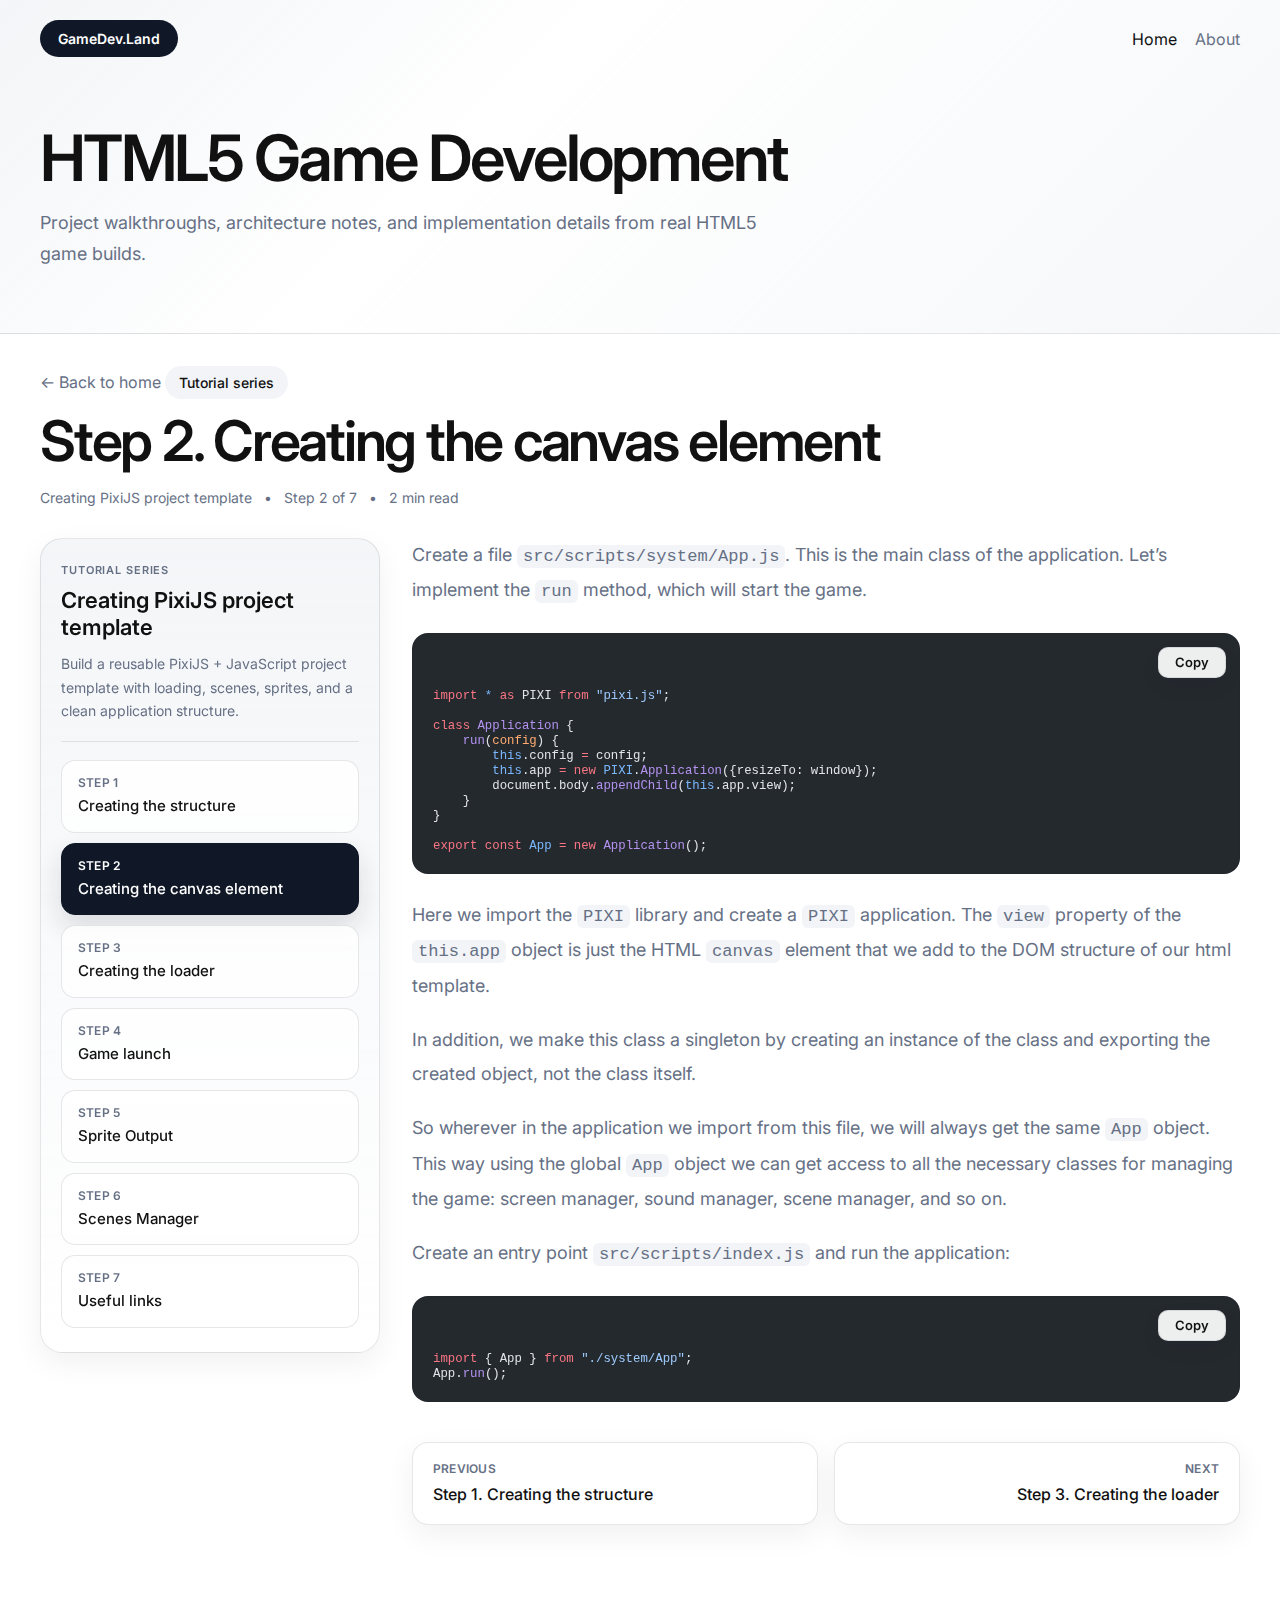
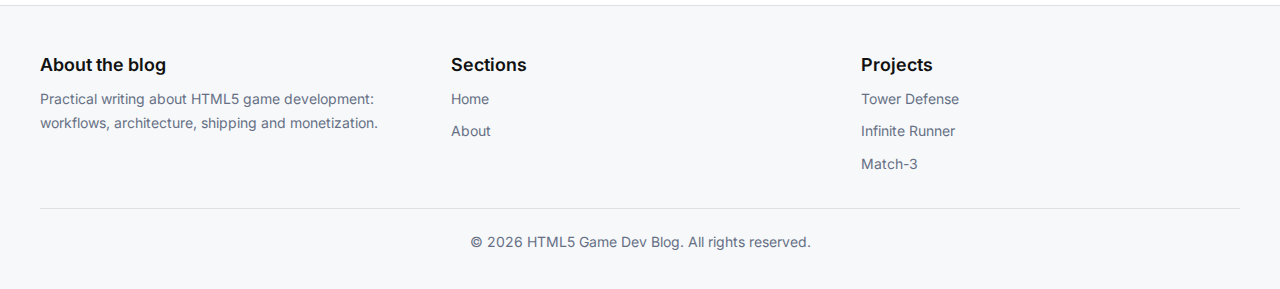
<file: articles/pixi-project-template/creating-the-canvas-element/index.html>
<!DOCTYPE html><html lang="en"> <head><meta charset="UTF-8"><meta name="viewport" content="width=device-width, initial-scale=1"><link rel="preconnect" href="https://fonts.googleapis.com"><link rel="preconnect" href="https://fonts.gstatic.com" crossorigin><link href="https://fonts.googleapis.com/css2?family=Inter:wght@400;500;600&display=swap" rel="stylesheet"><link rel="icon" type="image/svg+xml" href="/favicon.svg"><link rel="icon" href="/favicon.ico"><meta name="generator" content="Astro v6.1.6"><meta name="description" content="Step 2 of the Creating PixiJS project template tutorial: Creating the canvas element."><title>Step 2. Creating the canvas element | Creating PixiJS project template</title><link rel="stylesheet" href="/_astro/Layout.BisltLvx.css"></head> <body>  <header class="site-header"> <div class="container"> <nav class="top-nav"> <a class="brand-pill" href="/">GameDev.Land</a> <div class="top-nav__links"> <a class="top-nav__link is-active" href="/">Home</a> <a class="top-nav__link" href="/about">About</a> </div> </nav> <div class="hero-block"> <div class="hero-block__inner"> <h1>HTML5 Game Development</h1> <p>Project walkthroughs, architecture notes, and implementation details from real HTML5 game builds.</p> </div> </div> </div> </header> <main class="page-main article-page"> <section class="container"> <div class="article-page__header"> <a class="article-page__back" href="/">← Back to home</a> <div class="article-page__tag">Tutorial series</div> <h1 class="article-page__title">Step 2. Creating the canvas element</h1> <div class="article-page__meta"> <span>Creating PixiJS project template</span> <span>•</span> <span>Step 2 of 7</span>  <span>•</span> <span>2 min read</span>  </div> </div> <div class="tutorial-series-layout"> <aside class="series-sidebar"> <div class="series-sidebar__inner"> <div class="series-sidebar__intro"> <div class="series-sidebar__eyebrow">Tutorial series</div> <h2>Creating PixiJS project template</h2> <p>Build a reusable PixiJS + JavaScript project template with loading, scenes, sprites, and a clean application structure.</p> </div> <nav class="series-sidebar__nav" aria-label="Creating PixiJS project template steps"> <a class="series-sidebar__link" href="/articles/pixi-project-template"> <span class="series-sidebar__step">Step 1</span> <span class="series-sidebar__title">Creating the structure</span> </a><a class="series-sidebar__link is-active" href="/articles/pixi-project-template/creating-the-canvas-element" aria-current="page"> <span class="series-sidebar__step">Step 2</span> <span class="series-sidebar__title">Creating the canvas element</span> </a><a class="series-sidebar__link" href="/articles/pixi-project-template/creating-the-loader"> <span class="series-sidebar__step">Step 3</span> <span class="series-sidebar__title">Creating the loader</span> </a><a class="series-sidebar__link" href="/articles/pixi-project-template/game-launch"> <span class="series-sidebar__step">Step 4</span> <span class="series-sidebar__title">Game launch</span> </a><a class="series-sidebar__link" href="/articles/pixi-project-template/sprite-output"> <span class="series-sidebar__step">Step 5</span> <span class="series-sidebar__title">Sprite Output</span> </a><a class="series-sidebar__link" href="/articles/pixi-project-template/scenes-manager"> <span class="series-sidebar__step">Step 6</span> <span class="series-sidebar__title">Scenes Manager</span> </a><a class="series-sidebar__link" href="/articles/pixi-project-template/useful-links"> <span class="series-sidebar__step">Step 7</span> <span class="series-sidebar__title">Useful links</span> </a> </nav> </div> </aside> <div class="tutorial-series-content"> <div class="article-prose tutorial-prose"> <p>Create a file <code>src/scripts/system/App.js</code>. This is the main class of the application.
Let’s implement the <code>run</code> method, which will start the game.</p>
<pre class="astro-code github-dark" style="background-color:#24292e;color:#e1e4e8; overflow-x: auto;" tabindex="0" data-language="javascript"><code><span class="line"><span style="color:#F97583">import</span><span style="color:#79B8FF"> *</span><span style="color:#F97583"> as</span><span style="color:#E1E4E8"> PIXI </span><span style="color:#F97583">from</span><span style="color:#9ECBFF"> "pixi.js"</span><span style="color:#E1E4E8">;</span></span>
<span class="line"></span>
<span class="line"><span style="color:#F97583">class</span><span style="color:#B392F0"> Application</span><span style="color:#E1E4E8"> {</span></span>
<span class="line"><span style="color:#B392F0">    run</span><span style="color:#E1E4E8">(</span><span style="color:#FFAB70">config</span><span style="color:#E1E4E8">) {</span></span>
<span class="line"><span style="color:#79B8FF">        this</span><span style="color:#E1E4E8">.config </span><span style="color:#F97583">=</span><span style="color:#E1E4E8"> config;</span></span>
<span class="line"><span style="color:#79B8FF">        this</span><span style="color:#E1E4E8">.app </span><span style="color:#F97583">=</span><span style="color:#F97583"> new</span><span style="color:#79B8FF"> PIXI</span><span style="color:#E1E4E8">.</span><span style="color:#B392F0">Application</span><span style="color:#E1E4E8">({resizeTo: window});</span></span>
<span class="line"><span style="color:#E1E4E8">        document.body.</span><span style="color:#B392F0">appendChild</span><span style="color:#E1E4E8">(</span><span style="color:#79B8FF">this</span><span style="color:#E1E4E8">.app.view);</span></span>
<span class="line"><span style="color:#E1E4E8">    }</span></span>
<span class="line"><span style="color:#E1E4E8">}</span></span>
<span class="line"></span>
<span class="line"><span style="color:#F97583">export</span><span style="color:#F97583"> const</span><span style="color:#79B8FF"> App</span><span style="color:#F97583"> =</span><span style="color:#F97583"> new</span><span style="color:#B392F0"> Application</span><span style="color:#E1E4E8">();</span></span></code></pre>
<p>Here we import the <code>PIXI</code> library and create a <code>PIXI</code> application.
The <code>view</code> property of the <code>this.app</code> object is just the HTML <code>canvas</code> element that we add to the DOM structure of our html template.</p>
<p>In addition, we make this class a singleton by creating an instance of the class and exporting the created object, not the class itself.</p>
<p>So wherever in the application we import from this file, we will always get the same <code>App</code> object. This way using the global <code>App</code> object we can get access to all the necessary classes for managing the game: screen manager, sound manager, scene manager, and so on.</p>
<p>Create an entry point <code>src/scripts/index.js</code> and run the application:</p>
<pre class="astro-code github-dark" style="background-color:#24292e;color:#e1e4e8; overflow-x: auto;" tabindex="0" data-language="javascript"><code><span class="line"><span style="color:#F97583">import</span><span style="color:#E1E4E8"> { App } </span><span style="color:#F97583">from</span><span style="color:#9ECBFF"> "./system/App"</span><span style="color:#E1E4E8">;</span></span>
<span class="line"><span style="color:#E1E4E8">App.</span><span style="color:#B392F0">run</span><span style="color:#E1E4E8">();</span></span></code></pre> </div> <div class="series-pagination"> <a class="series-pagination__link" href="/articles/pixi-project-template"> <span class="series-pagination__label">Previous</span> <span class="series-pagination__title">
Step 1. Creating the structure </span> </a> <a class="series-pagination__link is-next" href="/articles/pixi-project-template/creating-the-loader"> <span class="series-pagination__label">Next</span> <span class="series-pagination__title">
Step 3. Creating the loader </span> </a> </div> </div> </div> </section> </main> <footer class="site-footer"> <div class="container footer-card"> <div class="footer-grid"> <div> <h4>About the blog</h4> <p>
Practical writing about HTML5 game development: workflows, architecture, shipping and monetization.
</p> </div> <div> <h4>Sections</h4> <ul> <li><a href="/">Home</a></li> <li><a href="/about">About</a></li> </ul> </div> <div> <h4>Projects</h4> <ul> <li><a href="/articles/tower-defense">Tower Defense</a></li> <li><a href="/articles/runner">Infinite Runner</a></li> <li><a href="/articles/match3">Match-3</a></li> </ul> </div> </div> <div class="footer-bottom"> <p>© 2026 HTML5 Game Dev Blog. All rights reserved.</p> </div> </div> </footer> <script>
	(() => {
		const enhanceCodeBlocks = () => {
			const blocks = document.querySelectorAll('.article-prose pre');

			for (const pre of blocks) {
				pre.removeAttribute('tabindex');
				pre.setAttribute('draggable', 'false');
				pre.style.userSelect = 'text';
				pre.style.webkitUserSelect = 'text';
				pre.style.cursor = 'text';

				const descendants = pre.querySelectorAll('*');
				for (const node of descendants) {
					if (node instanceof HTMLElement) {
						node.setAttribute('draggable', 'false');
						node.style.userSelect = 'text';
						node.style.webkitUserSelect = 'text';
						node.style.cursor = 'text';
					}
				}

				if (pre.parentElement?.classList.contains('code-block-shell')) {
					continue;
				}

				const shell = document.createElement('div');
				shell.className = 'code-block-shell';
				pre.parentNode?.insertBefore(shell, pre);
				shell.appendChild(pre);

				const button = document.createElement('button');
				button.className = 'code-block-copy';
				button.type = 'button';
				button.setAttribute('aria-label', 'Copy code to clipboard');
				button.textContent = 'Copy';

				button.addEventListener('click', async () => {
					const code = pre.querySelector('code');
					const text = code?.textContent ?? pre.textContent ?? '';

					try {
						await navigator.clipboard.writeText(text);
						button.textContent = 'Copied';
						window.setTimeout(() => {
							button.textContent = 'Copy';
						}, 1600);
					} catch {
						button.textContent = 'Failed';
						window.setTimeout(() => {
							button.textContent = 'Copy';
						}, 1600);
					}
				});

				shell.appendChild(button);
			}
		};

		if (document.readyState === 'loading') {
			document.addEventListener('DOMContentLoaded', enhanceCodeBlocks, { once: true });
		} else {
			enhanceCodeBlocks();
		}
	})();
</script>  </body></html>
</file>
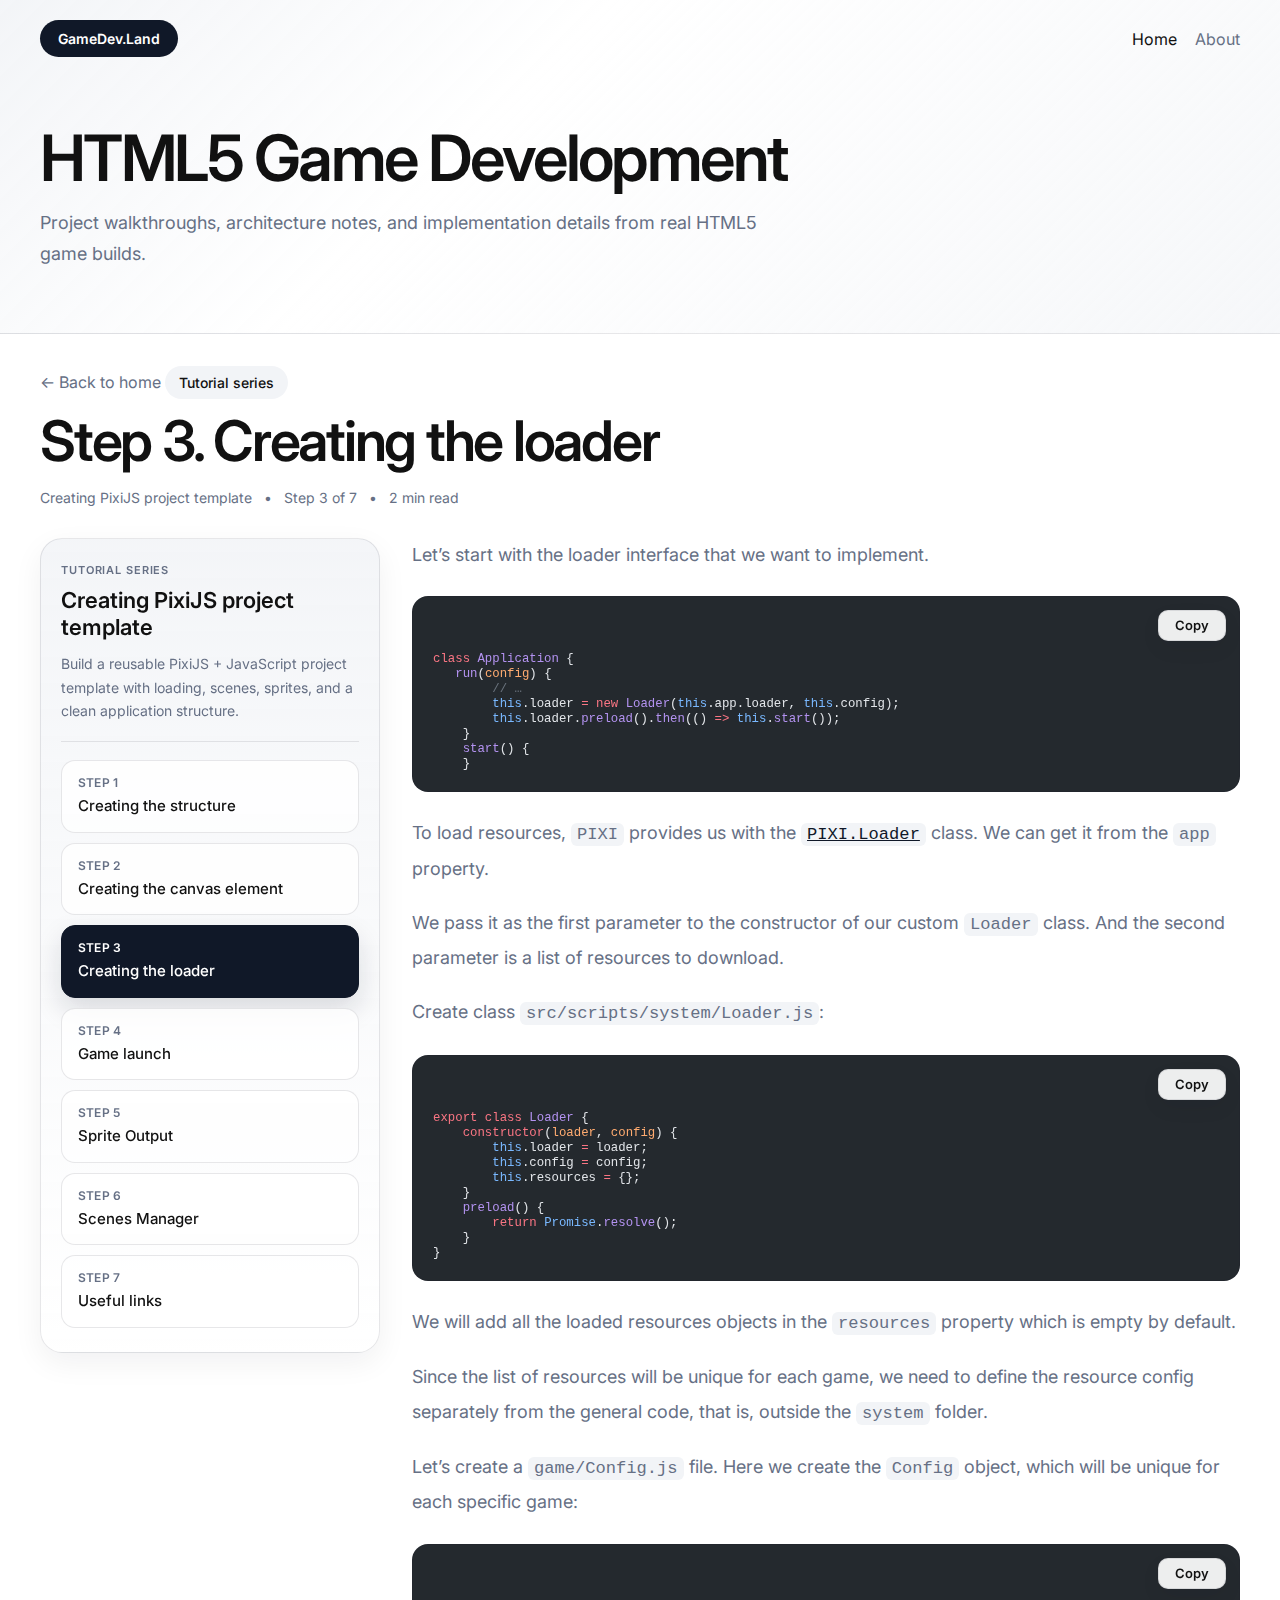
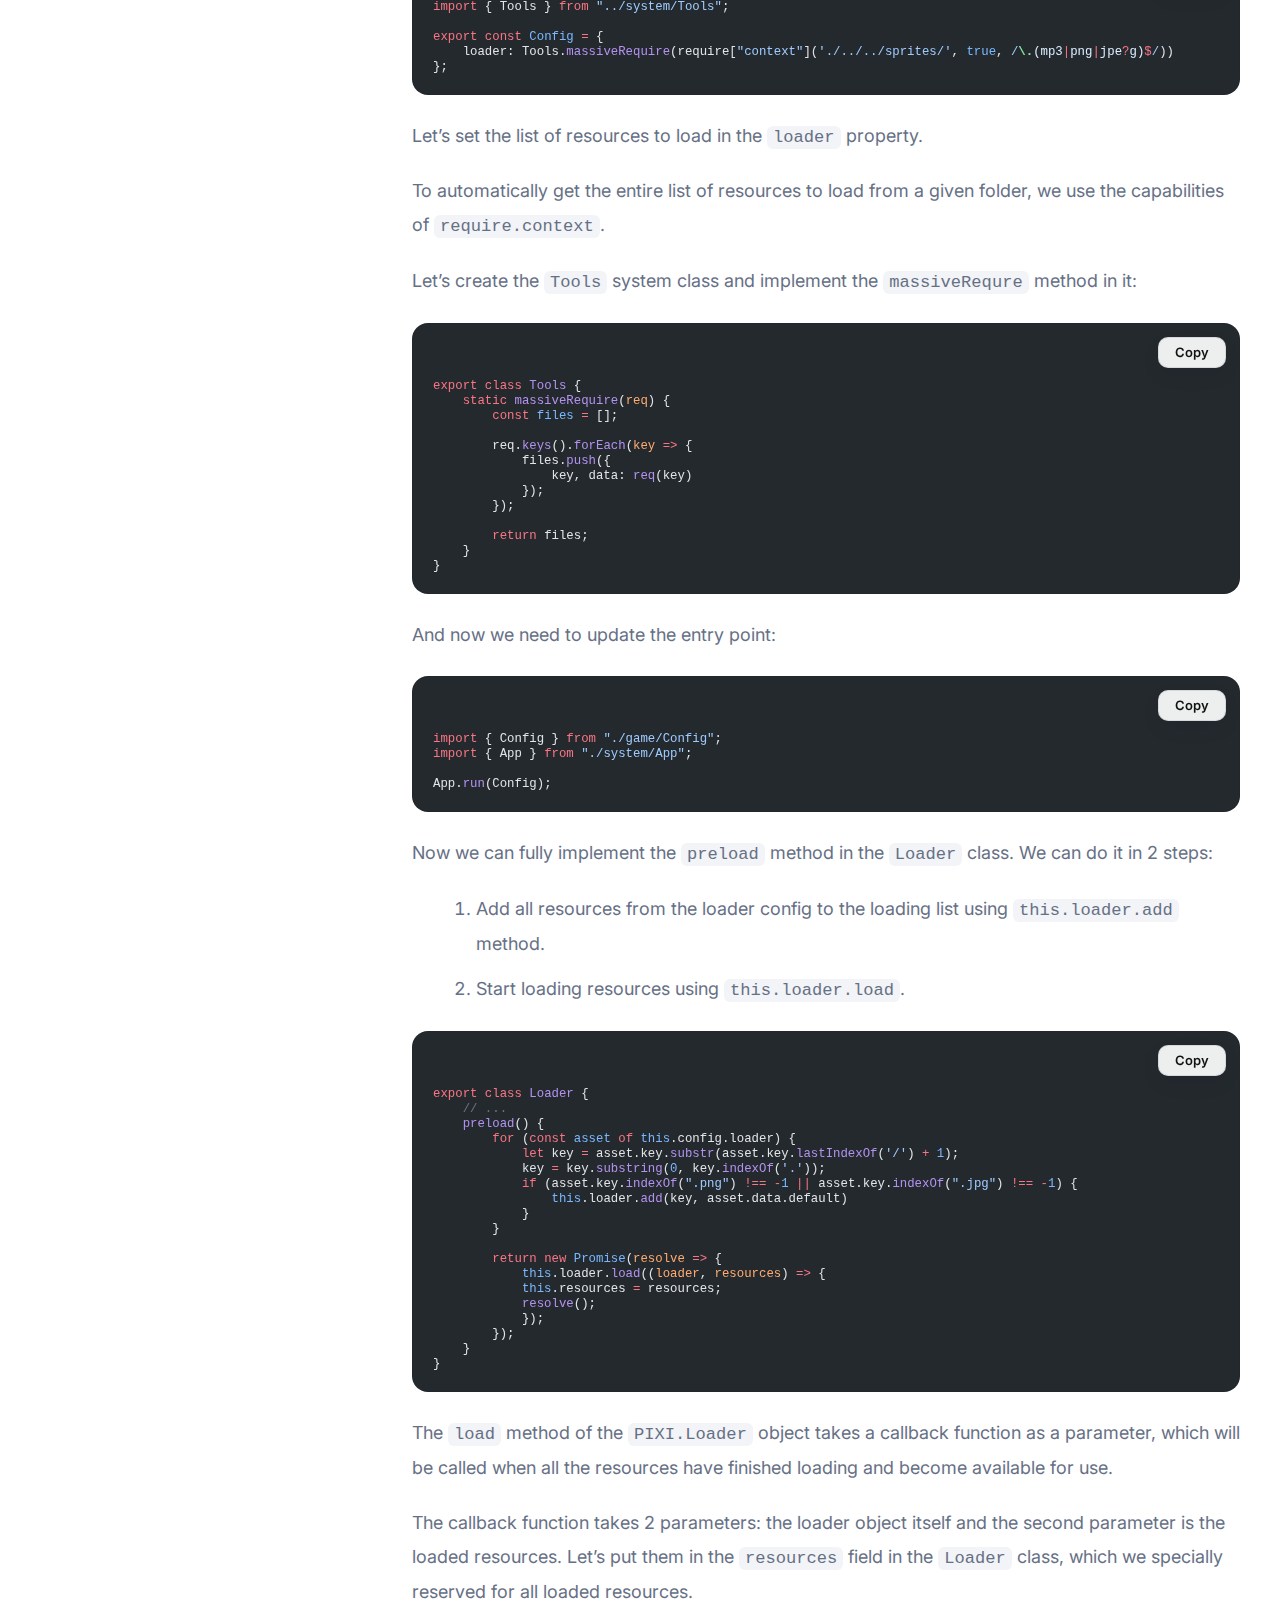
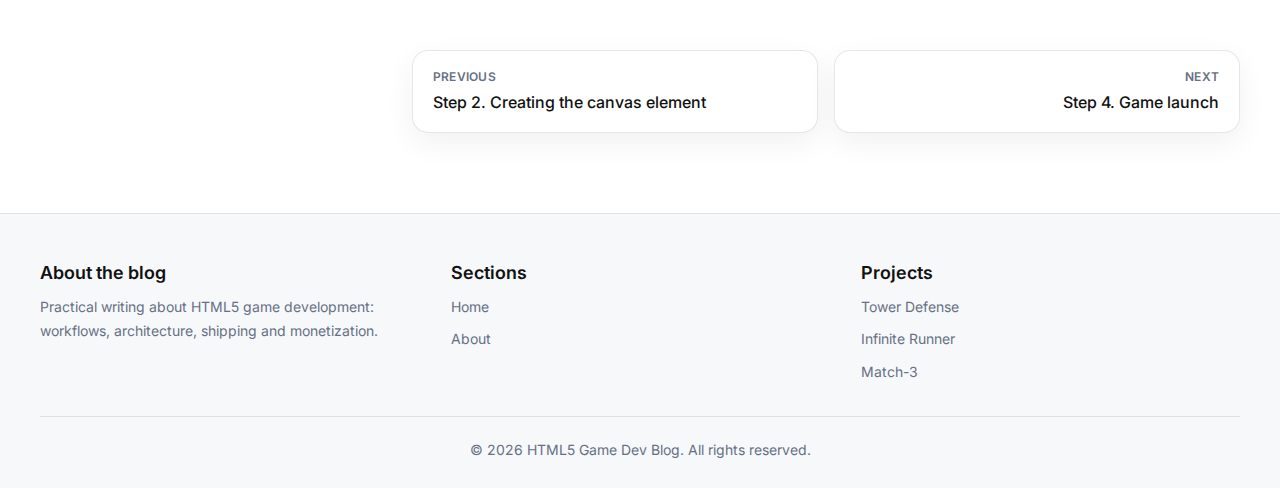
<file: articles/pixi-project-template/creating-the-loader/index.html>
<!DOCTYPE html><html lang="en"> <head><meta charset="UTF-8"><meta name="viewport" content="width=device-width, initial-scale=1"><link rel="preconnect" href="https://fonts.googleapis.com"><link rel="preconnect" href="https://fonts.gstatic.com" crossorigin><link href="https://fonts.googleapis.com/css2?family=Inter:wght@400;500;600&display=swap" rel="stylesheet"><link rel="icon" type="image/svg+xml" href="/favicon.svg"><link rel="icon" href="/favicon.ico"><meta name="generator" content="Astro v6.1.6"><meta name="description" content="Step 3 of the Creating PixiJS project template tutorial: Creating the loader."><title>Step 3. Creating the loader | Creating PixiJS project template</title><link rel="stylesheet" href="/_astro/Layout.BisltLvx.css"></head> <body>  <header class="site-header"> <div class="container"> <nav class="top-nav"> <a class="brand-pill" href="/">GameDev.Land</a> <div class="top-nav__links"> <a class="top-nav__link is-active" href="/">Home</a> <a class="top-nav__link" href="/about">About</a> </div> </nav> <div class="hero-block"> <div class="hero-block__inner"> <h1>HTML5 Game Development</h1> <p>Project walkthroughs, architecture notes, and implementation details from real HTML5 game builds.</p> </div> </div> </div> </header> <main class="page-main article-page"> <section class="container"> <div class="article-page__header"> <a class="article-page__back" href="/">← Back to home</a> <div class="article-page__tag">Tutorial series</div> <h1 class="article-page__title">Step 3. Creating the loader</h1> <div class="article-page__meta"> <span>Creating PixiJS project template</span> <span>•</span> <span>Step 3 of 7</span>  <span>•</span> <span>2 min read</span>  </div> </div> <div class="tutorial-series-layout"> <aside class="series-sidebar"> <div class="series-sidebar__inner"> <div class="series-sidebar__intro"> <div class="series-sidebar__eyebrow">Tutorial series</div> <h2>Creating PixiJS project template</h2> <p>Build a reusable PixiJS + JavaScript project template with loading, scenes, sprites, and a clean application structure.</p> </div> <nav class="series-sidebar__nav" aria-label="Creating PixiJS project template steps"> <a class="series-sidebar__link" href="/articles/pixi-project-template"> <span class="series-sidebar__step">Step 1</span> <span class="series-sidebar__title">Creating the structure</span> </a><a class="series-sidebar__link" href="/articles/pixi-project-template/creating-the-canvas-element"> <span class="series-sidebar__step">Step 2</span> <span class="series-sidebar__title">Creating the canvas element</span> </a><a class="series-sidebar__link is-active" href="/articles/pixi-project-template/creating-the-loader" aria-current="page"> <span class="series-sidebar__step">Step 3</span> <span class="series-sidebar__title">Creating the loader</span> </a><a class="series-sidebar__link" href="/articles/pixi-project-template/game-launch"> <span class="series-sidebar__step">Step 4</span> <span class="series-sidebar__title">Game launch</span> </a><a class="series-sidebar__link" href="/articles/pixi-project-template/sprite-output"> <span class="series-sidebar__step">Step 5</span> <span class="series-sidebar__title">Sprite Output</span> </a><a class="series-sidebar__link" href="/articles/pixi-project-template/scenes-manager"> <span class="series-sidebar__step">Step 6</span> <span class="series-sidebar__title">Scenes Manager</span> </a><a class="series-sidebar__link" href="/articles/pixi-project-template/useful-links"> <span class="series-sidebar__step">Step 7</span> <span class="series-sidebar__title">Useful links</span> </a> </nav> </div> </aside> <div class="tutorial-series-content"> <div class="article-prose tutorial-prose"> <p>Let’s start with the loader interface that we want to implement.</p>
<pre class="astro-code github-dark" style="background-color:#24292e;color:#e1e4e8; overflow-x: auto;" tabindex="0" data-language="javascript"><code><span class="line"><span style="color:#F97583">class</span><span style="color:#B392F0"> Application</span><span style="color:#E1E4E8"> {</span></span>
<span class="line"><span style="color:#B392F0">   run</span><span style="color:#E1E4E8">(</span><span style="color:#FFAB70">config</span><span style="color:#E1E4E8">) {</span></span>
<span class="line"><span style="color:#6A737D">        // …</span></span>
<span class="line"><span style="color:#79B8FF">        this</span><span style="color:#E1E4E8">.loader </span><span style="color:#F97583">=</span><span style="color:#F97583"> new</span><span style="color:#B392F0"> Loader</span><span style="color:#E1E4E8">(</span><span style="color:#79B8FF">this</span><span style="color:#E1E4E8">.app.loader, </span><span style="color:#79B8FF">this</span><span style="color:#E1E4E8">.config);</span></span>
<span class="line"><span style="color:#79B8FF">        this</span><span style="color:#E1E4E8">.loader.</span><span style="color:#B392F0">preload</span><span style="color:#E1E4E8">().</span><span style="color:#B392F0">then</span><span style="color:#E1E4E8">(() </span><span style="color:#F97583">=></span><span style="color:#79B8FF"> this</span><span style="color:#E1E4E8">.</span><span style="color:#B392F0">start</span><span style="color:#E1E4E8">());</span></span>
<span class="line"><span style="color:#E1E4E8">    }</span></span>
<span class="line"><span style="color:#B392F0">    start</span><span style="color:#E1E4E8">() {</span></span>
<span class="line"><span style="color:#E1E4E8">    }</span></span></code></pre>
<p>To load resources, <code>PIXI</code> provides us with the <a href="https://pixijs.download/v6.1.1/docs/PIXI.Loader.html"><code>PIXI.Loader</code></a> class. We can get it from the <code>app</code> property.</p>
<p>We pass it as the first parameter to the constructor of our custom <code>Loader</code> class.
And the second parameter is a list of resources to download.</p>
<p>Create class <code>src/scripts/system/Loader.js</code>:</p>
<pre class="astro-code github-dark" style="background-color:#24292e;color:#e1e4e8; overflow-x: auto;" tabindex="0" data-language="javascript"><code><span class="line"><span style="color:#F97583">export</span><span style="color:#F97583"> class</span><span style="color:#B392F0"> Loader</span><span style="color:#E1E4E8"> {</span></span>
<span class="line"><span style="color:#F97583">    constructor</span><span style="color:#E1E4E8">(</span><span style="color:#FFAB70">loader</span><span style="color:#E1E4E8">, </span><span style="color:#FFAB70">config</span><span style="color:#E1E4E8">) {</span></span>
<span class="line"><span style="color:#79B8FF">        this</span><span style="color:#E1E4E8">.loader </span><span style="color:#F97583">=</span><span style="color:#E1E4E8"> loader;</span></span>
<span class="line"><span style="color:#79B8FF">        this</span><span style="color:#E1E4E8">.config </span><span style="color:#F97583">=</span><span style="color:#E1E4E8"> config;</span></span>
<span class="line"><span style="color:#79B8FF">        this</span><span style="color:#E1E4E8">.resources </span><span style="color:#F97583">=</span><span style="color:#E1E4E8"> {};</span></span>
<span class="line"><span style="color:#E1E4E8">    }</span></span>
<span class="line"><span style="color:#B392F0">    preload</span><span style="color:#E1E4E8">() {</span></span>
<span class="line"><span style="color:#F97583">        return</span><span style="color:#79B8FF"> Promise</span><span style="color:#E1E4E8">.</span><span style="color:#B392F0">resolve</span><span style="color:#E1E4E8">();</span></span>
<span class="line"><span style="color:#E1E4E8">    }</span></span>
<span class="line"><span style="color:#E1E4E8">}</span></span></code></pre>
<p>We will add all the loaded resources objects in the <code>resources</code> property which is empty by default.</p>
<p>Since the list of resources will be unique for each game, we need to define the resource config separately from the general code, that is, outside the <code>system</code> folder.</p>
<p>Let’s create a <code>game/Config.js</code> file. Here we create the <code>Config</code> object, which will be unique for each specific game:</p>
<pre class="astro-code github-dark" style="background-color:#24292e;color:#e1e4e8; overflow-x: auto;" tabindex="0" data-language="javascript"><code><span class="line"><span style="color:#F97583">import</span><span style="color:#E1E4E8"> { Tools } </span><span style="color:#F97583">from</span><span style="color:#9ECBFF"> "../system/Tools"</span><span style="color:#E1E4E8">;</span></span>
<span class="line"></span>
<span class="line"><span style="color:#F97583">export</span><span style="color:#F97583"> const</span><span style="color:#79B8FF"> Config</span><span style="color:#F97583"> =</span><span style="color:#E1E4E8"> {</span></span>
<span class="line"><span style="color:#E1E4E8">    loader: Tools.</span><span style="color:#B392F0">massiveRequire</span><span style="color:#E1E4E8">(require[</span><span style="color:#9ECBFF">"context"</span><span style="color:#E1E4E8">](</span><span style="color:#9ECBFF">'./../../sprites/'</span><span style="color:#E1E4E8">, </span><span style="color:#79B8FF">true</span><span style="color:#E1E4E8">,</span><span style="color:#9ECBFF"> /</span><span style="color:#85E89D;font-weight:bold">\.</span><span style="color:#DBEDFF">(mp3</span><span style="color:#F97583">|</span><span style="color:#DBEDFF">png</span><span style="color:#F97583">|</span><span style="color:#DBEDFF">jpe</span><span style="color:#F97583">?</span><span style="color:#DBEDFF">g)</span><span style="color:#F97583">$</span><span style="color:#9ECBFF">/</span><span style="color:#E1E4E8">))</span></span>
<span class="line"><span style="color:#E1E4E8">};</span></span></code></pre>
<p>Let’s set the list of resources to load in the <code>loader</code> property.</p>
<p>To automatically get the entire list of resources to load from a given folder, we use the capabilities of <code>require.context</code>.</p>
<p>Let’s create the <code>Tools</code> system class and implement the <code>massiveRequre</code> method in it:</p>
<pre class="astro-code github-dark" style="background-color:#24292e;color:#e1e4e8; overflow-x: auto;" tabindex="0" data-language="javascript"><code><span class="line"><span style="color:#F97583">export</span><span style="color:#F97583"> class</span><span style="color:#B392F0"> Tools</span><span style="color:#E1E4E8"> {</span></span>
<span class="line"><span style="color:#F97583">    static</span><span style="color:#B392F0"> massiveRequire</span><span style="color:#E1E4E8">(</span><span style="color:#FFAB70">req</span><span style="color:#E1E4E8">) {</span></span>
<span class="line"><span style="color:#F97583">        const</span><span style="color:#79B8FF"> files</span><span style="color:#F97583"> =</span><span style="color:#E1E4E8"> [];</span></span>
<span class="line"></span>
<span class="line"><span style="color:#E1E4E8">        req.</span><span style="color:#B392F0">keys</span><span style="color:#E1E4E8">().</span><span style="color:#B392F0">forEach</span><span style="color:#E1E4E8">(</span><span style="color:#FFAB70">key</span><span style="color:#F97583"> =></span><span style="color:#E1E4E8"> {</span></span>
<span class="line"><span style="color:#E1E4E8">            files.</span><span style="color:#B392F0">push</span><span style="color:#E1E4E8">({</span></span>
<span class="line"><span style="color:#E1E4E8">                key, data: </span><span style="color:#B392F0">req</span><span style="color:#E1E4E8">(key)</span></span>
<span class="line"><span style="color:#E1E4E8">            });</span></span>
<span class="line"><span style="color:#E1E4E8">        });</span></span>
<span class="line"></span>
<span class="line"><span style="color:#F97583">        return</span><span style="color:#E1E4E8"> files;</span></span>
<span class="line"><span style="color:#E1E4E8">    }</span></span>
<span class="line"><span style="color:#E1E4E8">}</span></span></code></pre>
<p>And now we need to update the entry point:</p>
<pre class="astro-code github-dark" style="background-color:#24292e;color:#e1e4e8; overflow-x: auto;" tabindex="0" data-language="javascript"><code><span class="line"><span style="color:#F97583">import</span><span style="color:#E1E4E8"> { Config } </span><span style="color:#F97583">from</span><span style="color:#9ECBFF"> "./game/Config"</span><span style="color:#E1E4E8">;</span></span>
<span class="line"><span style="color:#F97583">import</span><span style="color:#E1E4E8"> { App } </span><span style="color:#F97583">from</span><span style="color:#9ECBFF"> "./system/App"</span><span style="color:#E1E4E8">;</span></span>
<span class="line"></span>
<span class="line"><span style="color:#E1E4E8">App.</span><span style="color:#B392F0">run</span><span style="color:#E1E4E8">(Config);</span></span></code></pre>
<p>Now we can fully implement the <code>preload</code> method in the <code>Loader</code> class. We can do it in 2 steps:</p>
<ol>
<li>Add all resources from the loader config to the loading list using <code>this.loader.add</code> method.</li>
<li>Start loading resources using <code>this.loader.load</code>.</li>
</ol>
<pre class="astro-code github-dark" style="background-color:#24292e;color:#e1e4e8; overflow-x: auto;" tabindex="0" data-language="javascript"><code><span class="line"><span style="color:#F97583">export</span><span style="color:#F97583"> class</span><span style="color:#B392F0"> Loader</span><span style="color:#E1E4E8"> {</span></span>
<span class="line"><span style="color:#6A737D">    // ...</span></span>
<span class="line"><span style="color:#B392F0">    preload</span><span style="color:#E1E4E8">() {</span></span>
<span class="line"><span style="color:#F97583">        for</span><span style="color:#E1E4E8"> (</span><span style="color:#F97583">const</span><span style="color:#79B8FF"> asset</span><span style="color:#F97583"> of</span><span style="color:#79B8FF"> this</span><span style="color:#E1E4E8">.config.loader) {</span></span>
<span class="line"><span style="color:#F97583">            let</span><span style="color:#E1E4E8"> key </span><span style="color:#F97583">=</span><span style="color:#E1E4E8"> asset.key.</span><span style="color:#B392F0">substr</span><span style="color:#E1E4E8">(asset.key.</span><span style="color:#B392F0">lastIndexOf</span><span style="color:#E1E4E8">(</span><span style="color:#9ECBFF">'/'</span><span style="color:#E1E4E8">) </span><span style="color:#F97583">+</span><span style="color:#79B8FF"> 1</span><span style="color:#E1E4E8">);</span></span>
<span class="line"><span style="color:#E1E4E8">            key </span><span style="color:#F97583">=</span><span style="color:#E1E4E8"> key.</span><span style="color:#B392F0">substring</span><span style="color:#E1E4E8">(</span><span style="color:#79B8FF">0</span><span style="color:#E1E4E8">, key.</span><span style="color:#B392F0">indexOf</span><span style="color:#E1E4E8">(</span><span style="color:#9ECBFF">'.'</span><span style="color:#E1E4E8">));</span></span>
<span class="line"><span style="color:#F97583">            if</span><span style="color:#E1E4E8"> (asset.key.</span><span style="color:#B392F0">indexOf</span><span style="color:#E1E4E8">(</span><span style="color:#9ECBFF">".png"</span><span style="color:#E1E4E8">) </span><span style="color:#F97583">!==</span><span style="color:#F97583"> -</span><span style="color:#79B8FF">1</span><span style="color:#F97583"> ||</span><span style="color:#E1E4E8"> asset.key.</span><span style="color:#B392F0">indexOf</span><span style="color:#E1E4E8">(</span><span style="color:#9ECBFF">".jpg"</span><span style="color:#E1E4E8">) </span><span style="color:#F97583">!==</span><span style="color:#F97583"> -</span><span style="color:#79B8FF">1</span><span style="color:#E1E4E8">) {</span></span>
<span class="line"><span style="color:#79B8FF">                this</span><span style="color:#E1E4E8">.loader.</span><span style="color:#B392F0">add</span><span style="color:#E1E4E8">(key, asset.data.default)</span></span>
<span class="line"><span style="color:#E1E4E8">            }</span></span>
<span class="line"><span style="color:#E1E4E8">        }</span></span>
<span class="line"></span>
<span class="line"><span style="color:#F97583">        return</span><span style="color:#F97583"> new</span><span style="color:#79B8FF"> Promise</span><span style="color:#E1E4E8">(</span><span style="color:#FFAB70">resolve</span><span style="color:#F97583"> =></span><span style="color:#E1E4E8"> {</span></span>
<span class="line"><span style="color:#79B8FF">            this</span><span style="color:#E1E4E8">.loader.</span><span style="color:#B392F0">load</span><span style="color:#E1E4E8">((</span><span style="color:#FFAB70">loader</span><span style="color:#E1E4E8">, </span><span style="color:#FFAB70">resources</span><span style="color:#E1E4E8">) </span><span style="color:#F97583">=></span><span style="color:#E1E4E8"> {</span></span>
<span class="line"><span style="color:#79B8FF">            this</span><span style="color:#E1E4E8">.resources </span><span style="color:#F97583">=</span><span style="color:#E1E4E8"> resources;</span></span>
<span class="line"><span style="color:#B392F0">            resolve</span><span style="color:#E1E4E8">();</span></span>
<span class="line"><span style="color:#E1E4E8">            });</span></span>
<span class="line"><span style="color:#E1E4E8">        });</span></span>
<span class="line"><span style="color:#E1E4E8">    }</span></span>
<span class="line"><span style="color:#E1E4E8">}</span></span></code></pre>
<p>The <code>load</code> method of the <code>PIXI.Loader</code> object takes a callback function as a parameter, which will be called when all the resources have finished loading and become available for use.</p>
<p>The callback function takes 2 parameters: the loader object itself and the second parameter is the loaded resources. Let’s put them in the <code>resources</code> field in the <code>Loader</code> class, which we specially reserved for all loaded resources.</p> </div> <div class="series-pagination"> <a class="series-pagination__link" href="/articles/pixi-project-template/creating-the-canvas-element"> <span class="series-pagination__label">Previous</span> <span class="series-pagination__title">
Step 2. Creating the canvas element </span> </a> <a class="series-pagination__link is-next" href="/articles/pixi-project-template/game-launch"> <span class="series-pagination__label">Next</span> <span class="series-pagination__title">
Step 4. Game launch </span> </a> </div> </div> </div> </section> </main> <footer class="site-footer"> <div class="container footer-card"> <div class="footer-grid"> <div> <h4>About the blog</h4> <p>
Practical writing about HTML5 game development: workflows, architecture, shipping and monetization.
</p> </div> <div> <h4>Sections</h4> <ul> <li><a href="/">Home</a></li> <li><a href="/about">About</a></li> </ul> </div> <div> <h4>Projects</h4> <ul> <li><a href="/articles/tower-defense">Tower Defense</a></li> <li><a href="/articles/runner">Infinite Runner</a></li> <li><a href="/articles/match3">Match-3</a></li> </ul> </div> </div> <div class="footer-bottom"> <p>© 2026 HTML5 Game Dev Blog. All rights reserved.</p> </div> </div> </footer> <script>
	(() => {
		const enhanceCodeBlocks = () => {
			const blocks = document.querySelectorAll('.article-prose pre');

			for (const pre of blocks) {
				pre.removeAttribute('tabindex');
				pre.setAttribute('draggable', 'false');
				pre.style.userSelect = 'text';
				pre.style.webkitUserSelect = 'text';
				pre.style.cursor = 'text';

				const descendants = pre.querySelectorAll('*');
				for (const node of descendants) {
					if (node instanceof HTMLElement) {
						node.setAttribute('draggable', 'false');
						node.style.userSelect = 'text';
						node.style.webkitUserSelect = 'text';
						node.style.cursor = 'text';
					}
				}

				if (pre.parentElement?.classList.contains('code-block-shell')) {
					continue;
				}

				const shell = document.createElement('div');
				shell.className = 'code-block-shell';
				pre.parentNode?.insertBefore(shell, pre);
				shell.appendChild(pre);

				const button = document.createElement('button');
				button.className = 'code-block-copy';
				button.type = 'button';
				button.setAttribute('aria-label', 'Copy code to clipboard');
				button.textContent = 'Copy';

				button.addEventListener('click', async () => {
					const code = pre.querySelector('code');
					const text = code?.textContent ?? pre.textContent ?? '';

					try {
						await navigator.clipboard.writeText(text);
						button.textContent = 'Copied';
						window.setTimeout(() => {
							button.textContent = 'Copy';
						}, 1600);
					} catch {
						button.textContent = 'Failed';
						window.setTimeout(() => {
							button.textContent = 'Copy';
						}, 1600);
					}
				});

				shell.appendChild(button);
			}
		};

		if (document.readyState === 'loading') {
			document.addEventListener('DOMContentLoaded', enhanceCodeBlocks, { once: true });
		} else {
			enhanceCodeBlocks();
		}
	})();
</script>  </body></html>
</file>
<file: css/extra.css>
h2 {
    border-bottom: 1px solid #ccc;
}
</file>
<file: _astro/Layout.BisltLvx.css>
:root{--color-background: #ffffff;--color-foreground: #111111;--color-card: #ffffff;--color-card-foreground: #111111;--color-primary: #101828;--color-primary-foreground: #ffffff;--color-secondary: #eef1f5;--color-secondary-foreground: #101828;--color-muted: #f4f6f8;--color-muted-foreground: #667085;--color-accent: #f2f4f7;--color-accent-foreground: #111111;--color-border: rgba(16, 24, 40, .1);--color-ring: rgba(16, 24, 40, .16);--font-sans: "Inter", "Segoe UI", sans-serif;--radius-sm: 10px;--radius-md: 14px;--radius-lg: 18px;--radius-xl: 22px;--shadow-card: 0 10px 30px rgba(16, 24, 40, .06);--shadow-card-hover: 0 18px 40px rgba(16, 24, 40, .1);--container-width: 1200px}:root{color-scheme:light;font-family:var(--font-sans)}*,*:before,*:after{box-sizing:border-box}html{scroll-behavior:smooth}body{margin:0;min-width:320px;background:var(--color-background);color:var(--color-foreground);font-family:var(--font-sans)}a{color:inherit}img{display:block;max-width:100%}button,input,textarea,select{font:inherit}::selection{background:#1018281f}.article-prose pre::selection,.article-prose pre *::selection,.article-prose code::selection{background:#ffffff3d;color:#fff}.container{width:min(var(--container-width),calc(100% - 48px));margin-inline:auto}.site-header{border-bottom:1px solid var(--color-border);background:linear-gradient(135deg,#f2f4f7eb,#fff 38%,#f2f4f7b3)}.top-nav{display:flex;align-items:center;justify-content:space-between;gap:16px;padding:20px 0 18px}.brand-pill{display:inline-flex;align-items:center;justify-content:center;padding:10px 18px;border-radius:999px;background:var(--color-primary);color:var(--color-primary-foreground);font-size:14px;font-weight:600;text-decoration:none}.top-nav__links{display:flex;flex-wrap:wrap;gap:18px}.top-nav__link{color:var(--color-muted-foreground);text-decoration:none;transition:color .2s ease}.top-nav__link:hover,.top-nav__link.is-active{color:var(--color-foreground)}.hero-block{padding:48px 0 64px}.hero-block__inner{max-width:780px}.hero-block h1{margin:0 0 16px;font-size:clamp(2.5rem,6vw,4rem);font-weight:600;line-height:1.08;letter-spacing:-.04em}.hero-block p{margin:0;max-width:760px;font-size:18px;line-height:1.7;color:var(--color-muted-foreground)}.page-main{padding:48px 0 0}.cards-grid{display:grid;grid-template-columns:repeat(3,minmax(0,1fr));gap:32px}.article-card{height:100%}.article-card.is-hidden{display:none}.article-card__link{display:flex;flex-direction:column;height:100%;overflow:hidden;border:1px solid var(--color-border);border-radius:var(--radius-lg);background:var(--color-card);box-shadow:var(--shadow-card);text-decoration:none;transition:transform .28s ease,box-shadow .28s ease,border-color .28s ease}.article-card__link:hover{transform:translateY(-3px);border-color:#10182829;box-shadow:var(--shadow-card-hover)}.article-card__media{position:relative;aspect-ratio:16 / 9;overflow:hidden;background:var(--color-accent)}.article-card__media img,.article-card__media-fallback{width:100%;height:100%;object-fit:cover}.article-card__media-fallback{background:linear-gradient(135deg,#e9ebef,#f8fafc)}.article-card__badge-wrap{position:absolute;top:16px;left:16px}.article-card__badge{display:inline-flex;align-items:center;padding:8px 14px;border-radius:999px;background:#101828e6;color:#fff;font-size:14px;font-weight:500;backdrop-filter:blur(8px)}.article-card__badge.is-secondary{background:#ffffffe6;color:var(--color-secondary-foreground);border:1px solid var(--color-border)}.article-card__body{display:flex;flex-direction:column;flex:1;padding:24px}.article-card__meta{display:flex;align-items:center;gap:10px;margin-bottom:12px;font-size:14px;color:var(--color-muted-foreground)}.article-card h3{margin:0 0 12px;font-size:24px;font-weight:600;line-height:1.35}.article-card p{margin:0;flex:1;font-size:16px;line-height:1.7;color:var(--color-muted-foreground)}.article-card__cta{display:flex;align-items:center;gap:8px;margin-top:18px;color:var(--color-primary);font-size:14px;font-weight:500}.category-filter{display:flex;flex-wrap:wrap;gap:12px;margin-bottom:40px}.category-filter__button{padding:12px 20px;border:0;border-radius:12px;background:var(--color-accent);color:var(--color-accent-foreground);cursor:pointer;transition:background-color .2s ease,color .2s ease,box-shadow .2s ease}.category-filter__button span{margin-left:8px;opacity:.7}.category-filter__button.is-active{background:var(--color-primary);color:var(--color-primary-foreground);box-shadow:0 10px 20px #1018281f}.site-footer{margin-top:80px;border-top:1px solid var(--color-border);background:#f2f4f799}.footer-card{padding:48px 0}.footer-grid{display:grid;grid-template-columns:repeat(3,minmax(0,1fr));gap:32px;margin-bottom:32px}.footer-grid h4{margin:0 0 12px;font-size:18px;font-weight:600}.footer-grid p,.footer-grid ul{margin:0;font-size:14px;line-height:1.75;color:var(--color-muted-foreground)}.footer-grid ul{padding-left:0;list-style:none}.footer-grid li+li{margin-top:8px}.footer-grid a{text-decoration:none}.footer-bottom{padding-top:24px;border-top:1px solid var(--color-border)}.footer-bottom p{margin:0;text-align:center;font-size:14px;color:var(--color-muted-foreground)}.page-section{margin-bottom:48px}.page-card{border:1px solid var(--color-border);border-radius:var(--radius-xl);background:var(--color-card);padding:32px;box-shadow:var(--shadow-card)}.page-card h2{margin:0 0 12px;font-size:28px;font-weight:600;line-height:1.3}.page-card p,.page-card li{color:var(--color-muted-foreground);line-height:1.8}.about-list{margin:0;padding-left:20px}.about-list li+li{margin-top:14px}.about-list strong{color:var(--color-foreground);font-weight:600}.social-link{display:inline-flex;align-items:center;gap:10px;padding:14px 16px;border:1px solid var(--color-border);border-radius:16px;background:var(--color-accent);color:var(--color-foreground);text-decoration:none;transition:background-color .2s ease,border-color .2s ease,transform .2s ease}.social-link:hover{background:#e9edf3;border-color:#10182824;transform:translateY(-1px)}.social-link svg{width:20px;height:20px;flex:0 0 auto}.social-link__content{display:flex;flex-direction:column;gap:2px}.social-link__title{font-size:14px;font-weight:500}.social-link__meta{font-size:13px;line-height:1.5;color:var(--color-muted-foreground)}.contact-links{display:grid;grid-template-columns:repeat(2,minmax(0,1fr));gap:14px;margin-top:20px}.page-grid-two{display:grid;grid-template-columns:repeat(2,minmax(0,1fr));gap:24px}.about-intro-grid{display:grid;grid-template-columns:minmax(280px,.82fr) minmax(0,1.18fr);gap:24px;align-items:stretch}.about-portrait-card{padding:0;overflow:hidden;min-height:100%}.about-portrait-card img{width:100%;height:100%;min-height:420px;object-fit:cover;object-position:center}.tag-list{display:flex;flex-wrap:wrap;gap:10px}.tag-chip{display:inline-flex;align-items:center;padding:8px 12px;border-radius:10px;background:var(--color-accent);font-size:14px;color:var(--color-accent-foreground)}.article-page{padding-top:32px}.article-page__header{margin-bottom:32px}.article-page__back{display:inline-flex;align-items:center;margin-bottom:16px;color:var(--color-muted-foreground);text-decoration:none}.article-page__tag{display:inline-flex;margin-bottom:12px;padding:8px 14px;border-radius:999px;background:var(--color-accent);color:var(--color-accent-foreground);font-size:14px;font-weight:500}.article-page__title{margin:0 0 16px;font-size:clamp(2.2rem,5vw,3.5rem);font-weight:600;line-height:1.1;letter-spacing:-.04em}.article-page__meta{display:flex;flex-wrap:wrap;gap:12px;font-size:14px;color:var(--color-muted-foreground)}.article-page__hero{margin-bottom:32px;overflow:hidden;border-radius:var(--radius-xl);border:1px solid var(--color-border);background:var(--color-accent);box-shadow:var(--shadow-card)}.article-page__hero img,.article-page__hero-fallback{width:100%;aspect-ratio:16 / 8;object-fit:cover}.article-page__hero-fallback{background:linear-gradient(135deg,#eef1f5,#f8fafc)}.article-prose{max-width:840px;user-select:text;-webkit-user-select:text}.tutorial-prose{margin-top:0}.tutorial-series-layout{display:grid;grid-template-columns:minmax(290px,340px) minmax(0,1fr);gap:32px;align-items:start}.series-sidebar{position:relative}.series-sidebar__inner{position:sticky;top:24px;padding:24px 20px;border:1px solid var(--color-border);border-radius:var(--radius-xl);background:linear-gradient(180deg,#f2f4f7e0,#fff);box-shadow:var(--shadow-card)}.series-sidebar__intro{padding-bottom:18px;margin-bottom:18px;border-bottom:1px solid var(--color-border)}.series-sidebar__eyebrow{margin-bottom:10px;font-size:11px;font-weight:600;letter-spacing:.08em;text-transform:uppercase;color:var(--color-muted-foreground)}.series-sidebar__intro h2{margin:0 0 10px;font-size:22px;font-weight:600;line-height:1.25}.series-sidebar__intro p{margin:0;font-size:14px;line-height:1.7;color:var(--color-muted-foreground)}.series-sidebar__nav{display:flex;flex-direction:column;gap:10px}.series-sidebar__link{display:flex;flex-direction:column;gap:5px;padding:14px 16px;border:1px solid var(--color-border);border-radius:14px;background:#ffffffd1;text-decoration:none;transition:border-color .2s ease,background-color .2s ease,transform .2s ease,box-shadow .2s ease}.series-sidebar__link:hover{transform:translateY(-1px);border-color:#10182829;box-shadow:0 10px 22px #1018280f}.series-sidebar__link.is-active{background:var(--color-primary);border-color:var(--color-primary);box-shadow:0 12px 28px #10182824}.series-sidebar__link.is-active .series-sidebar__step,.series-sidebar__link.is-active .series-sidebar__title{color:var(--color-primary-foreground)}.series-sidebar__step{font-size:12px;font-weight:600;letter-spacing:.02em;text-transform:uppercase;color:var(--color-muted-foreground)}.series-sidebar__title{font-size:15px;font-weight:500;line-height:1.5;color:var(--color-foreground)}.tutorial-series-content{min-width:0}.series-pagination{display:grid;grid-template-columns:repeat(2,minmax(0,1fr));gap:16px;margin-top:40px}.series-pagination__link{display:flex;flex-direction:column;gap:6px;padding:18px 20px;border:1px solid var(--color-border);border-radius:16px;background:var(--color-card);box-shadow:var(--shadow-card);text-decoration:none}.series-pagination__link.is-next{text-align:right}.series-pagination__label{font-size:12px;font-weight:600;letter-spacing:.02em;text-transform:uppercase;color:var(--color-muted-foreground)}.series-pagination__title{font-size:16px;font-weight:500;line-height:1.5;color:var(--color-foreground)}.article-prose h2,.article-prose h3{margin:40px 0 16px;font-size:32px;font-weight:600;line-height:1.25;letter-spacing:-.03em}.article-prose h3{font-size:24px}.article-prose p,.article-prose li,.article-prose blockquote{font-size:18px;line-height:1.9;color:var(--color-muted-foreground)}.article-prose,.article-prose *{user-select:text!important;-webkit-user-select:text!important}.article-prose p{margin:0 0 20px}.article-prose ul,.article-prose ol{margin:0 0 20px 24px}.article-prose li{margin-bottom:10px}.article-prose a{color:var(--color-primary)}.article-prose pre{margin:24px 0;padding:20px;overflow-x:auto;border:1px solid var(--color-border);border-radius:16px;background:#f8fafc;user-select:text;-webkit-user-select:text;cursor:text}.article-prose code{font-size:.95em;user-select:text;-webkit-user-select:text;cursor:text}.article-prose p code,.article-prose li code{padding:2px 6px;border-radius:6px;background:var(--color-accent)}.code-block-shell{position:relative;margin:24px 0}.code-block-shell pre{margin:0;padding-top:54px}.code-block-copy{position:absolute;top:14px;right:14px;display:inline-flex;align-items:center;justify-content:center;min-width:68px;padding:8px 12px;border:1px solid var(--color-border);border-radius:10px;background:#ffffffeb;color:var(--color-foreground);font-size:13px;font-weight:600;line-height:1;cursor:pointer;box-shadow:0 8px 20px #1018280f;transition:background-color .2s ease,border-color .2s ease,transform .2s ease}.code-block-copy:hover{background:#fff;border-color:#10182829;transform:translateY(-1px)}.article-prose blockquote{margin:24px 0;padding:16px 20px;border-left:4px solid rgba(16,24,40,.16);background:#f2f4f780;border-radius:0 12px 12px 0}.article-prose iframe{width:100%;max-width:100%;height:auto;aspect-ratio:16 / 9;margin:24px 0;border:0;border-radius:18px}.article-prose details{margin:24px 0;padding:18px 20px;border:1px solid var(--color-border);border-radius:16px;background:#f2f4f759}.article-prose summary{cursor:pointer;font-weight:600}@media(max-width:960px){.cards-grid,.footer-grid,.page-grid-two{grid-template-columns:1fr 1fr}.about-intro-grid,.contact-links,.tutorial-series-layout,.series-pagination{grid-template-columns:1fr}.series-sidebar__inner{position:static}}@media(max-width:720px){.container{width:min(var(--container-width),calc(100% - 32px))}.top-nav,.hero-block{padding-left:0;padding-right:0}.top-nav{flex-direction:column;align-items:flex-start}.cards-grid,.footer-grid,.page-grid-two{grid-template-columns:1fr}.hero-block{padding-top:36px;padding-bottom:48px}.hero-block p,.article-prose p,.article-prose li,.article-prose blockquote{font-size:16px}}
</file>
<file: assets/stylesheets/main.6543a935.min.css>
@charset "UTF-8";html{-webkit-text-size-adjust:none;-moz-text-size-adjust:none;text-size-adjust:none;box-sizing:border-box}*,:after,:before{box-sizing:inherit}@media (prefers-reduced-motion){*,:after,:before{transition:none!important}}body{margin:0}a,button,input,label{-webkit-tap-highlight-color:transparent}a{color:inherit;text-decoration:none}hr{border:0;box-sizing:initial;display:block;height:.05rem;overflow:visible;padding:0}small{font-size:80%}sub,sup{line-height:1em}img{border-style:none}table{border-collapse:initial;border-spacing:0}td,th{font-weight:400;vertical-align:top}button{background:#0000;border:0;font-family:inherit;font-size:inherit;margin:0;padding:0}input{border:0;outline:none}:root{--md-primary-fg-color:#4051b5;--md-primary-fg-color--light:#5d6cc0;--md-primary-fg-color--dark:#303fa1;--md-primary-bg-color:#fff;--md-primary-bg-color--light:#ffffffb3;--md-accent-fg-color:#526cfe;--md-accent-fg-color--transparent:#526cfe1a;--md-accent-bg-color:#fff;--md-accent-bg-color--light:#ffffffb3}[data-md-color-scheme=default]{color-scheme:light}[data-md-color-scheme=default] img[src$="#gh-dark-mode-only"],[data-md-color-scheme=default] img[src$="#only-dark"]{display:none}:root,[data-md-color-scheme=default]{--md-hue:225deg;--md-default-fg-color:#000000de;--md-default-fg-color--light:#0000008a;--md-default-fg-color--lighter:#00000052;--md-default-fg-color--lightest:#00000012;--md-default-bg-color:#fff;--md-default-bg-color--light:#ffffffb3;--md-default-bg-color--lighter:#ffffff4d;--md-default-bg-color--lightest:#ffffff1f;--md-code-fg-color:#36464e;--md-code-bg-color:#f5f5f5;--md-code-hl-color:#4287ff;--md-code-hl-color--light:#4287ff1a;--md-code-hl-number-color:#d52a2a;--md-code-hl-special-color:#db1457;--md-code-hl-function-color:#a846b9;--md-code-hl-constant-color:#6e59d9;--md-code-hl-keyword-color:#3f6ec6;--md-code-hl-string-color:#1c7d4d;--md-code-hl-name-color:var(--md-code-fg-color);--md-code-hl-operator-color:var(--md-default-fg-color--light);--md-code-hl-punctuation-color:var(--md-default-fg-color--light);--md-code-hl-comment-color:var(--md-default-fg-color--light);--md-code-hl-generic-color:var(--md-default-fg-color--light);--md-code-hl-variable-color:var(--md-default-fg-color--light);--md-typeset-color:var(--md-default-fg-color);--md-typeset-a-color:var(--md-primary-fg-color);--md-typeset-del-color:#f5503d26;--md-typeset-ins-color:#0bd57026;--md-typeset-kbd-color:#fafafa;--md-typeset-kbd-accent-color:#fff;--md-typeset-kbd-border-color:#b8b8b8;--md-typeset-mark-color:#ffff0080;--md-typeset-table-color:#0000001f;--md-typeset-table-color--light:rgba(0,0,0,.035);--md-admonition-fg-color:var(--md-default-fg-color);--md-admonition-bg-color:var(--md-default-bg-color);--md-warning-fg-color:#000000de;--md-warning-bg-color:#ff9;--md-footer-fg-color:#fff;--md-footer-fg-color--light:#ffffffb3;--md-footer-fg-color--lighter:#ffffff73;--md-footer-bg-color:#000000de;--md-footer-bg-color--dark:#00000052;--md-shadow-z1:0 0.2rem 0.5rem #0000000d,0 0 0.05rem #0000001a;--md-shadow-z2:0 0.2rem 0.5rem #0000001a,0 0 0.05rem #00000040;--md-shadow-z3:0 0.2rem 0.5rem #0003,0 0 0.05rem #00000059}.md-icon svg{fill:currentcolor;display:block;height:1.2rem;width:1.2rem}body{-webkit-font-smoothing:antialiased;-moz-osx-font-smoothing:grayscale;--md-text-font-family:var(--md-text-font,_),-apple-system,BlinkMacSystemFont,Helvetica,Arial,sans-serif;--md-code-font-family:var(--md-code-font,_),SFMono-Regular,Consolas,Menlo,monospace}aside,body,input{font-feature-settings:"kern","liga";color:var(--md-typeset-color);font-family:var(--md-text-font-family)}code,kbd,pre{font-feature-settings:"kern";font-family:var(--md-code-font-family)}:root{--md-typeset-table-sort-icon:url('data:image/svg+xml;charset=utf-8,<svg xmlns="http://www.w3.org/2000/svg" viewBox="0 0 24 24"><path d="m18 21-4-4h3V7h-3l4-4 4 4h-3v10h3M2 19v-2h10v2M2 13v-2h7v2M2 7V5h4v2H2Z"/></svg>');--md-typeset-table-sort-icon--asc:url('data:image/svg+xml;charset=utf-8,<svg xmlns="http://www.w3.org/2000/svg" viewBox="0 0 24 24"><path d="M19 17h3l-4 4-4-4h3V3h2M2 17h10v2H2M6 5v2H2V5m0 6h7v2H2v-2Z"/></svg>');--md-typeset-table-sort-icon--desc:url('data:image/svg+xml;charset=utf-8,<svg xmlns="http://www.w3.org/2000/svg" viewBox="0 0 24 24"><path d="M19 7h3l-4-4-4 4h3v14h2M2 17h10v2H2M6 5v2H2V5m0 6h7v2H2v-2Z"/></svg>')}.md-typeset{-webkit-print-color-adjust:exact;color-adjust:exact;font-size:.8rem;line-height:1.6}@media print{.md-typeset{font-size:.68rem}}.md-typeset blockquote,.md-typeset dl,.md-typeset figure,.md-typeset ol,.md-typeset pre,.md-typeset ul{margin-bottom:1em;margin-top:1em}.md-typeset h1{color:var(--md-default-fg-color--light);font-size:2em;line-height:1.3;margin:0 0 1.25em}.md-typeset h1,.md-typeset h2{font-weight:300;letter-spacing:-.01em}.md-typeset h2{font-size:1.5625em;line-height:1.4;margin:1.6em 0 .64em}.md-typeset h3{font-size:1.25em;font-weight:400;letter-spacing:-.01em;line-height:1.5;margin:1.6em 0 .8em}.md-typeset h2+h3{margin-top:.8em}.md-typeset h4{font-weight:700;letter-spacing:-.01em;margin:1em 0}.md-typeset h5,.md-typeset h6{color:var(--md-default-fg-color--light);font-size:.8em;font-weight:700;letter-spacing:-.01em;margin:1.25em 0}.md-typeset h5{text-transform:uppercase}.md-typeset hr{border-bottom:.05rem solid var(--md-default-fg-color--lightest);display:flow-root;margin:1.5em 0}.md-typeset a{color:var(--md-typeset-a-color);word-break:break-word}.md-typeset a,.md-typeset a:before{transition:color 125ms}.md-typeset a:focus,.md-typeset a:hover{color:var(--md-accent-fg-color)}.md-typeset a:focus code,.md-typeset a:hover code{background-color:var(--md-accent-fg-color--transparent)}.md-typeset a code{color:currentcolor;transition:background-color 125ms}.md-typeset a.focus-visible{outline-color:var(--md-accent-fg-color);outline-offset:.2rem}.md-typeset code,.md-typeset kbd,.md-typeset pre{color:var(--md-code-fg-color);direction:ltr;font-variant-ligatures:none}@media print{.md-typeset code,.md-typeset kbd,.md-typeset pre{white-space:pre-wrap}}.md-typeset code{background-color:var(--md-code-bg-color);border-radius:.1rem;-webkit-box-decoration-break:clone;box-decoration-break:clone;font-size:.85em;padding:0 .2941176471em;word-break:break-word}.md-typeset code:not(.focus-visible){-webkit-tap-highlight-color:transparent;outline:none}.md-typeset pre{display:flow-root;line-height:1.4;position:relative}.md-typeset pre>code{-webkit-box-decoration-break:slice;box-decoration-break:slice;box-shadow:none;display:block;margin:0;outline-color:var(--md-accent-fg-color);overflow:auto;padding:.7720588235em 1.1764705882em;scrollbar-color:var(--md-default-fg-color--lighter) #0000;scrollbar-width:thin;touch-action:auto;word-break:normal}.md-typeset pre>code:hover{scrollbar-color:var(--md-accent-fg-color) #0000}.md-typeset pre>code::-webkit-scrollbar{height:.2rem;width:.2rem}.md-typeset pre>code::-webkit-scrollbar-thumb{background-color:var(--md-default-fg-color--lighter)}.md-typeset pre>code::-webkit-scrollbar-thumb:hover{background-color:var(--md-accent-fg-color)}.md-typeset kbd{background-color:var(--md-typeset-kbd-color);border-radius:.1rem;box-shadow:0 .1rem 0 .05rem var(--md-typeset-kbd-border-color),0 .1rem 0 var(--md-typeset-kbd-border-color),0 -.1rem .2rem var(--md-typeset-kbd-accent-color) inset;color:var(--md-default-fg-color);display:inline-block;font-size:.75em;padding:0 .6666666667em;vertical-align:text-top;word-break:break-word}.md-typeset mark{background-color:var(--md-typeset-mark-color);-webkit-box-decoration-break:clone;box-decoration-break:clone;color:inherit;word-break:break-word}.md-typeset abbr{border-bottom:.05rem dotted var(--md-default-fg-color--light);cursor:help;text-decoration:none}.md-typeset small{opacity:.75}[dir=ltr] .md-typeset sub,[dir=ltr] .md-typeset sup{margin-left:.078125em}[dir=rtl] .md-typeset sub,[dir=rtl] .md-typeset sup{margin-right:.078125em}[dir=ltr] .md-typeset blockquote{padding-left:.6rem}[dir=rtl] .md-typeset blockquote{padding-right:.6rem}[dir=ltr] .md-typeset blockquote{border-left:.2rem solid var(--md-default-fg-color--lighter)}[dir=rtl] .md-typeset blockquote{border-right:.2rem solid var(--md-default-fg-color--lighter)}.md-typeset blockquote{color:var(--md-default-fg-color--light);margin-left:0;margin-right:0}.md-typeset ul{list-style-type:disc}[dir=ltr] .md-typeset ol,[dir=ltr] .md-typeset ul{margin-left:.625em}[dir=rtl] .md-typeset ol,[dir=rtl] .md-typeset ul{margin-right:.625em}.md-typeset ol,.md-typeset ul{padding:0}.md-typeset ol:not([hidden]),.md-typeset ul:not([hidden]){display:flow-root}.md-typeset ol ol,.md-typeset ul ol{list-style-type:lower-alpha}.md-typeset ol ol ol,.md-typeset ul ol ol{list-style-type:lower-roman}[dir=ltr] .md-typeset ol li,[dir=ltr] .md-typeset ul li{margin-left:1.25em}[dir=rtl] .md-typeset ol li,[dir=rtl] .md-typeset ul li{margin-right:1.25em}.md-typeset ol li,.md-typeset ul li{margin-bottom:.5em}.md-typeset ol li blockquote,.md-typeset ol li p,.md-typeset ul li blockquote,.md-typeset ul li p{margin:.5em 0}.md-typeset ol li:last-child,.md-typeset ul li:last-child{margin-bottom:0}[dir=ltr] .md-typeset ol li ol,[dir=ltr] .md-typeset ol li ul,[dir=ltr] .md-typeset ul li ol,[dir=ltr] .md-typeset ul li ul{margin-left:.625em}[dir=rtl] .md-typeset ol li ol,[dir=rtl] .md-typeset ol li ul,[dir=rtl] .md-typeset ul li ol,[dir=rtl] .md-typeset ul li ul{margin-right:.625em}.md-typeset ol li ol,.md-typeset ol li ul,.md-typeset ul li ol,.md-typeset ul li ul{margin-bottom:.5em;margin-top:.5em}[dir=ltr] .md-typeset dd{margin-left:1.875em}[dir=rtl] .md-typeset dd{margin-right:1.875em}.md-typeset dd{margin-bottom:1.5em;margin-top:1em}.md-typeset img,.md-typeset svg,.md-typeset video{height:auto;max-width:100%}.md-typeset img[align=left]{margin:1em 1em 1em 0}.md-typeset img[align=right]{margin:1em 0 1em 1em}.md-typeset img[align]:only-child{margin-top:0}.md-typeset figure{display:flow-root;margin:1em auto;max-width:100%;text-align:center;width:-moz-fit-content;width:fit-content}.md-typeset figure img{display:block;margin:0 auto}.md-typeset figcaption{font-style:italic;margin:1em auto;max-width:24rem}.md-typeset iframe{max-width:100%}.md-typeset table:not([class]){background-color:var(--md-default-bg-color);border:.05rem solid var(--md-typeset-table-color);border-radius:.1rem;display:inline-block;font-size:.64rem;max-width:100%;overflow:auto;touch-action:auto}@media print{.md-typeset table:not([class]){display:table}}.md-typeset table:not([class])+*{margin-top:1.5em}.md-typeset table:not([class]) td>:first-child,.md-typeset table:not([class]) th>:first-child{margin-top:0}.md-typeset table:not([class]) td>:last-child,.md-typeset table:not([class]) th>:last-child{margin-bottom:0}.md-typeset table:not([class]) td:not([align]),.md-typeset table:not([class]) th:not([align]){text-align:left}[dir=rtl] .md-typeset table:not([class]) td:not([align]),[dir=rtl] .md-typeset table:not([class]) th:not([align]){text-align:right}.md-typeset table:not([class]) th{font-weight:700;min-width:5rem;padding:.9375em 1.25em;vertical-align:top}.md-typeset table:not([class]) td{border-top:.05rem solid var(--md-typeset-table-color);padding:.9375em 1.25em;vertical-align:top}.md-typeset table:not([class]) tbody tr{transition:background-color 125ms}.md-typeset table:not([class]) tbody tr:hover{background-color:var(--md-typeset-table-color--light);box-shadow:0 .05rem 0 var(--md-default-bg-color) inset}.md-typeset table:not([class]) a{word-break:normal}.md-typeset table th[role=columnheader]{cursor:pointer}[dir=ltr] .md-typeset table th[role=columnheader]:after{margin-left:.5em}[dir=rtl] .md-typeset table th[role=columnheader]:after{margin-right:.5em}.md-typeset table th[role=columnheader]:after{content:"";display:inline-block;height:1.2em;-webkit-mask-image:var(--md-typeset-table-sort-icon);mask-image:var(--md-typeset-table-sort-icon);-webkit-mask-repeat:no-repeat;mask-repeat:no-repeat;-webkit-mask-size:contain;mask-size:contain;transition:background-color 125ms;vertical-align:text-bottom;width:1.2em}.md-typeset table th[role=columnheader]:hover:after{background-color:var(--md-default-fg-color--lighter)}.md-typeset table th[role=columnheader][aria-sort=ascending]:after{background-color:var(--md-default-fg-color--light);-webkit-mask-image:var(--md-typeset-table-sort-icon--asc);mask-image:var(--md-typeset-table-sort-icon--asc)}.md-typeset table th[role=columnheader][aria-sort=descending]:after{background-color:var(--md-default-fg-color--light);-webkit-mask-image:var(--md-typeset-table-sort-icon--desc);mask-image:var(--md-typeset-table-sort-icon--desc)}.md-typeset__scrollwrap{margin:1em -.8rem;overflow-x:auto;touch-action:auto}.md-typeset__table{display:inline-block;margin-bottom:.5em;padding:0 .8rem}@media print{.md-typeset__table{display:block}}html .md-typeset__table table{display:table;margin:0;overflow:hidden;width:100%}@media screen and (max-width:44.984375em){.md-content__inner>pre{margin:1em -.8rem}.md-content__inner>pre code{border-radius:0}}.md-typeset .md-author{border-radius:100%;display:block;flex-shrink:0;height:1.6rem;overflow:hidden;position:relative;transition:color 125ms,transform 125ms;width:1.6rem}.md-typeset .md-author img{display:block}.md-typeset .md-author--more{background:var(--md-default-fg-color--lightest);color:var(--md-default-fg-color--lighter);font-size:.6rem;font-weight:700;line-height:1.6rem;text-align:center}.md-typeset .md-author--long{height:2.4rem;width:2.4rem}.md-typeset a.md-author{transform:scale(1)}.md-typeset a.md-author img{border-radius:100%;filter:grayscale(100%) opacity(75%);transition:filter 125ms}.md-typeset a.md-author:focus,.md-typeset a.md-author:hover{transform:scale(1.1);z-index:1}.md-typeset a.md-author:focus img,.md-typeset a.md-author:hover img{filter:grayscale(0)}.md-banner{background-color:var(--md-footer-bg-color);color:var(--md-footer-fg-color);overflow:auto}@media print{.md-banner{display:none}}.md-banner--warning{background-color:var(--md-warning-bg-color);color:var(--md-warning-fg-color)}.md-banner__inner{font-size:.7rem;margin:.6rem auto;padding:0 .8rem}[dir=ltr] .md-banner__button{float:right}[dir=rtl] .md-banner__button{float:left}.md-banner__button{color:inherit;cursor:pointer;transition:opacity .25s}.no-js .md-banner__button{display:none}.md-banner__button:hover{opacity:.7}html{font-size:125%;height:100%;overflow-x:hidden}@media screen and (min-width:100em){html{font-size:137.5%}}@media screen and (min-width:125em){html{font-size:150%}}body{background-color:var(--md-default-bg-color);display:flex;flex-direction:column;font-size:.5rem;min-height:100%;position:relative;width:100%}@media print{body{display:block}}@media screen and (max-width:59.984375em){body[data-md-scrolllock]{position:fixed}}.md-grid{margin-left:auto;margin-right:auto;max-width:61rem}.md-container{display:flex;flex-direction:column;flex-grow:1}@media print{.md-container{display:block}}.md-main{flex-grow:1}.md-main__inner{display:flex;height:100%;margin-top:1.5rem}.md-ellipsis{overflow:hidden;text-overflow:ellipsis}.md-toggle{display:none}.md-option{height:0;opacity:0;position:absolute;width:0}.md-option:checked+label:not([hidden]){display:block}.md-option.focus-visible+label{outline-color:var(--md-accent-fg-color);outline-style:auto}.md-skip{background-color:var(--md-default-fg-color);border-radius:.1rem;color:var(--md-default-bg-color);font-size:.64rem;margin:.5rem;opacity:0;outline-color:var(--md-accent-fg-color);padding:.3rem .5rem;position:fixed;transform:translateY(.4rem);z-index:-1}.md-skip:focus{opacity:1;transform:translateY(0);transition:transform .25s cubic-bezier(.4,0,.2,1),opacity 175ms 75ms;z-index:10}@page{margin:25mm}:root{--md-clipboard-icon:url('data:image/svg+xml;charset=utf-8,<svg xmlns="http://www.w3.org/2000/svg" viewBox="0 0 24 24"><path d="M19 21H8V7h11m0-2H8a2 2 0 0 0-2 2v14a2 2 0 0 0 2 2h11a2 2 0 0 0 2-2V7a2 2 0 0 0-2-2m-3-4H4a2 2 0 0 0-2 2v14h2V3h12V1Z"/></svg>')}.md-clipboard{border-radius:.1rem;color:var(--md-default-fg-color--lightest);cursor:pointer;height:1.5em;outline-color:var(--md-accent-fg-color);outline-offset:.1rem;position:absolute;right:.5em;top:.5em;transition:color .25s;width:1.5em;z-index:1}@media print{.md-clipboard{display:none}}.md-clipboard:not(.focus-visible){-webkit-tap-highlight-color:transparent;outline:none}:hover>.md-clipboard{color:var(--md-default-fg-color--light)}.md-clipboard:focus,.md-clipboard:hover{color:var(--md-accent-fg-color)}.md-clipboard:after{background-color:currentcolor;content:"";display:block;height:1.125em;margin:0 auto;-webkit-mask-image:var(--md-clipboard-icon);mask-image:var(--md-clipboard-icon);-webkit-mask-position:center;mask-position:center;-webkit-mask-repeat:no-repeat;mask-repeat:no-repeat;-webkit-mask-size:contain;mask-size:contain;width:1.125em}.md-clipboard--inline{cursor:pointer}.md-clipboard--inline code{transition:color .25s,background-color .25s}.md-clipboard--inline:focus code,.md-clipboard--inline:hover code{background-color:var(--md-accent-fg-color--transparent);color:var(--md-accent-fg-color)}.md-typeset .md-code__content{display:grid}@keyframes consent{0%{opacity:0;transform:translateY(100%)}to{opacity:1;transform:translateY(0)}}@keyframes overlay{0%{opacity:0}to{opacity:1}}.md-consent__overlay{animation:overlay .25s both;-webkit-backdrop-filter:blur(.1rem);backdrop-filter:blur(.1rem);background-color:#0000008a;height:100%;opacity:1;position:fixed;top:0;width:100%;z-index:5}.md-consent__inner{animation:consent .5s cubic-bezier(.1,.7,.1,1) both;background-color:var(--md-default-bg-color);border:0;border-radius:.1rem;bottom:0;box-shadow:0 0 .2rem #0000001a,0 .2rem .4rem #0003;max-height:100%;overflow:auto;padding:0;position:fixed;width:100%;z-index:5}.md-consent__form{padding:.8rem}.md-consent__settings{display:none;margin:1em 0}input:checked+.md-consent__settings{display:block}.md-consent__controls{margin-bottom:.8rem}.md-typeset .md-consent__controls .md-button{display:inline}@media screen and (max-width:44.984375em){.md-typeset .md-consent__controls .md-button{display:block;margin-top:.4rem;text-align:center;width:100%}}.md-consent label{cursor:pointer}.md-content{flex-grow:1;min-width:0}.md-content__inner{margin:0 .8rem 1.2rem;padding-top:.6rem}@media screen and (min-width:76.25em){[dir=ltr] .md-sidebar--primary:not([hidden])~.md-content>.md-content__inner{margin-left:1.2rem}[dir=ltr] .md-sidebar--secondary:not([hidden])~.md-content>.md-content__inner,[dir=rtl] .md-sidebar--primary:not([hidden])~.md-content>.md-content__inner{margin-right:1.2rem}[dir=rtl] .md-sidebar--secondary:not([hidden])~.md-content>.md-content__inner{margin-left:1.2rem}}.md-content__inner:before{content:"";display:block;height:.4rem}.md-content__inner>:last-child{margin-bottom:0}[dir=ltr] .md-content__button{float:right}[dir=rtl] .md-content__button{float:left}[dir=ltr] .md-content__button{margin-left:.4rem}[dir=rtl] .md-content__button{margin-right:.4rem}.md-content__button{margin:.4rem 0;padding:0}@media print{.md-content__button{display:none}}.md-typeset .md-content__button{color:var(--md-default-fg-color--lighter)}.md-content__button svg{display:inline;vertical-align:top}[dir=rtl] .md-content__button svg{transform:scaleX(-1)}[dir=ltr] .md-dialog{right:.8rem}[dir=rtl] .md-dialog{left:.8rem}.md-dialog{background-color:var(--md-default-fg-color);border-radius:.1rem;bottom:.8rem;box-shadow:var(--md-shadow-z3);min-width:11.1rem;opacity:0;padding:.4rem .6rem;pointer-events:none;position:fixed;transform:translateY(100%);transition:transform 0ms .4s,opacity .4s;z-index:4}@media print{.md-dialog{display:none}}.md-dialog--active{opacity:1;pointer-events:auto;transform:translateY(0);transition:transform .4s cubic-bezier(.075,.85,.175,1),opacity .4s}.md-dialog__inner{color:var(--md-default-bg-color);font-size:.7rem}.md-feedback{margin:2em 0 1em;text-align:center}.md-feedback fieldset{border:none;margin:0;padding:0}.md-feedback__title{font-weight:700;margin:1em auto}.md-feedback__inner{position:relative}.md-feedback__list{display:flex;flex-wrap:wrap;place-content:baseline center;position:relative}.md-feedback__list:hover .md-icon:not(:disabled){color:var(--md-default-fg-color--lighter)}:disabled .md-feedback__list{min-height:1.8rem}.md-feedback__icon{color:var(--md-default-fg-color--light);cursor:pointer;flex-shrink:0;margin:0 .1rem;transition:color 125ms}.md-feedback__icon:not(:disabled).md-icon:hover{color:var(--md-accent-fg-color)}.md-feedback__icon:disabled{color:var(--md-default-fg-color--lightest);pointer-events:none}.md-feedback__note{opacity:0;position:relative;transform:translateY(.4rem);transition:transform .4s cubic-bezier(.1,.7,.1,1),opacity .15s}.md-feedback__note>*{margin:0 auto;max-width:16rem}:disabled .md-feedback__note{opacity:1;transform:translateY(0)}.md-footer{background-color:var(--md-footer-bg-color);color:var(--md-footer-fg-color)}@media print{.md-footer{display:none}}.md-footer__inner{justify-content:space-between;overflow:auto;padding:.2rem}.md-footer__inner:not([hidden]){display:flex}.md-footer__link{align-items:end;display:flex;flex-grow:0.01;margin-bottom:.4rem;margin-top:1rem;max-width:100%;outline-color:var(--md-accent-fg-color);overflow:hidden;transition:opacity .25s}.md-footer__link:focus,.md-footer__link:hover{opacity:.7}[dir=rtl] .md-footer__link svg{transform:scaleX(-1)}@media screen and (max-width:44.984375em){.md-footer__link--prev{flex-shrink:0}.md-footer__link--prev .md-footer__title{display:none}}[dir=ltr] .md-footer__link--next{margin-left:auto}[dir=rtl] .md-footer__link--next{margin-right:auto}.md-footer__link--next{text-align:right}[dir=rtl] .md-footer__link--next{text-align:left}.md-footer__title{flex-grow:1;font-size:.9rem;margin-bottom:.7rem;max-width:calc(100% - 2.4rem);padding:0 1rem;white-space:nowrap}.md-footer__button{margin:.2rem;padding:.4rem}.md-footer__direction{font-size:.64rem;opacity:.7}.md-footer-meta{background-color:var(--md-footer-bg-color--dark)}.md-footer-meta__inner{display:flex;flex-wrap:wrap;justify-content:space-between;padding:.2rem}html .md-footer-meta.md-typeset a{color:var(--md-footer-fg-color--light)}html .md-footer-meta.md-typeset a:focus,html .md-footer-meta.md-typeset a:hover{color:var(--md-footer-fg-color)}.md-copyright{color:var(--md-footer-fg-color--lighter);font-size:.64rem;margin:auto .6rem;padding:.4rem 0;width:100%}@media screen and (min-width:45em){.md-copyright{width:auto}}.md-copyright__highlight{color:var(--md-footer-fg-color--light)}.md-social{display:inline-flex;gap:.2rem;margin:0 .4rem;padding:.2rem 0 .6rem}@media screen and (min-width:45em){.md-social{padding:.6rem 0}}.md-social__link{display:inline-block;height:1.6rem;text-align:center;width:1.6rem}.md-social__link:before{line-height:1.9}.md-social__link svg{fill:currentcolor;max-height:.8rem;vertical-align:-25%}.md-typeset .md-button{border:.1rem solid;border-radius:.1rem;color:var(--md-primary-fg-color);cursor:pointer;display:inline-block;font-weight:700;padding:.625em 2em;transition:color 125ms,background-color 125ms,border-color 125ms}.md-typeset .md-button--primary{background-color:var(--md-primary-fg-color);border-color:var(--md-primary-fg-color);color:var(--md-primary-bg-color)}.md-typeset .md-button:focus,.md-typeset .md-button:hover{background-color:var(--md-accent-fg-color);border-color:var(--md-accent-fg-color);color:var(--md-accent-bg-color)}[dir=ltr] .md-typeset .md-input{border-top-left-radius:.1rem}[dir=ltr] .md-typeset .md-input,[dir=rtl] .md-typeset .md-input{border-top-right-radius:.1rem}[dir=rtl] .md-typeset .md-input{border-top-left-radius:.1rem}.md-typeset .md-input{border-bottom:.1rem solid var(--md-default-fg-color--lighter);box-shadow:var(--md-shadow-z1);font-size:.8rem;height:1.8rem;padding:0 .6rem;transition:border .25s,box-shadow .25s}.md-typeset .md-input:focus,.md-typeset .md-input:hover{border-bottom-color:var(--md-accent-fg-color);box-shadow:var(--md-shadow-z2)}.md-typeset .md-input--stretch{width:100%}.md-header{background-color:var(--md-primary-fg-color);box-shadow:0 0 .2rem #0000,0 .2rem .4rem #0000;color:var(--md-primary-bg-color);display:block;left:0;position:sticky;right:0;top:0;z-index:4}@media print{.md-header{display:none}}.md-header[hidden]{transform:translateY(-100%);transition:transform .25s cubic-bezier(.8,0,.6,1),box-shadow .25s}.md-header--shadow{box-shadow:0 0 .2rem #0000001a,0 .2rem .4rem #0003;transition:transform .25s cubic-bezier(.1,.7,.1,1),box-shadow .25s}.md-header__inner{align-items:center;display:flex;padding:0 .2rem}.md-header__button{color:currentcolor;cursor:pointer;margin:.2rem;outline-color:var(--md-accent-fg-color);padding:.4rem;position:relative;transition:opacity .25s;vertical-align:middle;z-index:1}.md-header__button:hover{opacity:.7}.md-header__button:not([hidden]){display:inline-block}.md-header__button:not(.focus-visible){-webkit-tap-highlight-color:transparent;outline:none}.md-header__button.md-logo{margin:.2rem;padding:.4rem}@media screen and (max-width:76.234375em){.md-header__button.md-logo{display:none}}.md-header__button.md-logo img,.md-header__button.md-logo svg{fill:currentcolor;display:block;height:1.2rem;width:auto}@media screen and (min-width:60em){.md-header__button[for=__search]{display:none}}.no-js .md-header__button[for=__search]{display:none}[dir=rtl] .md-header__button[for=__search] svg{transform:scaleX(-1)}@media screen and (min-width:76.25em){.md-header__button[for=__drawer]{display:none}}.md-header__topic{display:flex;max-width:100%;position:absolute;transition:transform .4s cubic-bezier(.1,.7,.1,1),opacity .15s;white-space:nowrap}.md-header__topic+.md-header__topic{opacity:0;pointer-events:none;transform:translateX(1.25rem);transition:transform .4s cubic-bezier(1,.7,.1,.1),opacity .15s;z-index:-1}[dir=rtl] .md-header__topic+.md-header__topic{transform:translateX(-1.25rem)}.md-header__topic:first-child{font-weight:700}[dir=ltr] .md-header__title{margin-left:1rem;margin-right:.4rem}[dir=rtl] .md-header__title{margin-left:.4rem;margin-right:1rem}.md-header__title{flex-grow:1;font-size:.9rem;height:2.4rem;line-height:2.4rem}.md-header__title--active .md-header__topic{opacity:0;pointer-events:none;transform:translateX(-1.25rem);transition:transform .4s cubic-bezier(1,.7,.1,.1),opacity .15s;z-index:-1}[dir=rtl] .md-header__title--active .md-header__topic{transform:translateX(1.25rem)}.md-header__title--active .md-header__topic+.md-header__topic{opacity:1;pointer-events:auto;transform:translateX(0);transition:transform .4s cubic-bezier(.1,.7,.1,1),opacity .15s;z-index:0}.md-header__title>.md-header__ellipsis{height:100%;position:relative;width:100%}.md-header__option{display:flex;flex-shrink:0;max-width:100%;transition:max-width 0ms .25s,opacity .25s .25s;white-space:nowrap}[data-md-toggle=search]:checked~.md-header .md-header__option{max-width:0;opacity:0;transition:max-width 0ms,opacity 0ms}.md-header__option>input{bottom:0}.md-header__source{display:none}@media screen and (min-width:60em){[dir=ltr] .md-header__source{margin-left:1rem}[dir=rtl] .md-header__source{margin-right:1rem}.md-header__source{display:block;max-width:11.7rem;width:11.7rem}}@media screen and (min-width:76.25em){[dir=ltr] .md-header__source{margin-left:1.4rem}[dir=rtl] .md-header__source{margin-right:1.4rem}}.md-meta{color:var(--md-default-fg-color--light);font-size:.7rem;line-height:1.3}.md-meta__list{display:inline-flex;flex-wrap:wrap;list-style:none;margin:0;padding:0}.md-meta__item:not(:last-child):after{content:"·";margin-left:.2rem;margin-right:.2rem}.md-meta__link{color:var(--md-typeset-a-color)}.md-meta__link:focus,.md-meta__link:hover{color:var(--md-accent-fg-color)}.md-draft{background-color:#ff1744;border-radius:.125em;color:#fff;display:inline-block;font-weight:700;padding-left:.5714285714em;padding-right:.5714285714em}:root{--md-nav-icon--prev:url('data:image/svg+xml;charset=utf-8,<svg xmlns="http://www.w3.org/2000/svg" viewBox="0 0 24 24"><path d="M20 11v2H8l5.5 5.5-1.42 1.42L4.16 12l7.92-7.92L13.5 5.5 8 11h12Z"/></svg>');--md-nav-icon--next:url('data:image/svg+xml;charset=utf-8,<svg xmlns="http://www.w3.org/2000/svg" viewBox="0 0 24 24"><path d="M8.59 16.58 13.17 12 8.59 7.41 10 6l6 6-6 6-1.41-1.42Z"/></svg>');--md-toc-icon:url('data:image/svg+xml;charset=utf-8,<svg xmlns="http://www.w3.org/2000/svg" viewBox="0 0 24 24"><path d="M3 9h14V7H3v2m0 4h14v-2H3v2m0 4h14v-2H3v2m16 0h2v-2h-2v2m0-10v2h2V7h-2m0 6h2v-2h-2v2Z"/></svg>')}.md-nav{font-size:.7rem;line-height:1.3}.md-nav__title{color:var(--md-default-fg-color--light);display:block;font-weight:700;overflow:hidden;padding:0 .6rem;text-overflow:ellipsis}.md-nav__title .md-nav__button{display:none}.md-nav__title .md-nav__button img{height:100%;width:auto}.md-nav__title .md-nav__button.md-logo img,.md-nav__title .md-nav__button.md-logo svg{fill:currentcolor;display:block;height:2.4rem;max-width:100%;object-fit:contain;width:auto}.md-nav__list{list-style:none;margin:0;padding:0}.md-nav__link{align-items:flex-start;display:flex;gap:.4rem;margin-top:.625em;scroll-snap-align:start;transition:color 125ms}.md-nav__link--passed{color:var(--md-default-fg-color--light)}.md-nav__item .md-nav__link--active,.md-nav__item .md-nav__link--active code{color:var(--md-typeset-a-color)}.md-nav__link .md-ellipsis{position:relative}[dir=ltr] .md-nav__link .md-icon:last-child{margin-left:auto}[dir=rtl] .md-nav__link .md-icon:last-child{margin-right:auto}.md-nav__link svg{fill:currentcolor;flex-shrink:0;height:1.3em}.md-nav__link[for]:focus,.md-nav__link[for]:hover,.md-nav__link[href]:focus,.md-nav__link[href]:hover{color:var(--md-accent-fg-color);cursor:pointer}.md-nav__link.focus-visible{outline-color:var(--md-accent-fg-color);outline-offset:.2rem}.md-nav--primary .md-nav__link[for=__toc]{display:none}.md-nav--primary .md-nav__link[for=__toc] .md-icon:after{background-color:currentcolor;display:block;height:100%;-webkit-mask-image:var(--md-toc-icon);mask-image:var(--md-toc-icon);width:100%}.md-nav--primary .md-nav__link[for=__toc]~.md-nav{display:none}.md-nav__container>.md-nav__link{margin-top:0}.md-nav__container>.md-nav__link:first-child{flex-grow:1;min-width:0}.md-nav__icon{flex-shrink:0}.md-nav__source{display:none}@media screen and (max-width:76.234375em){.md-nav--primary,.md-nav--primary .md-nav{background-color:var(--md-default-bg-color);display:flex;flex-direction:column;height:100%;left:0;position:absolute;right:0;top:0;z-index:1}.md-nav--primary .md-nav__item,.md-nav--primary .md-nav__title{font-size:.8rem;line-height:1.5}.md-nav--primary .md-nav__title{background-color:var(--md-default-fg-color--lightest);color:var(--md-default-fg-color--light);cursor:pointer;height:5.6rem;line-height:2.4rem;padding:3rem .8rem .2rem;position:relative;white-space:nowrap}[dir=ltr] .md-nav--primary .md-nav__title .md-nav__icon{left:.4rem}[dir=rtl] .md-nav--primary .md-nav__title .md-nav__icon{right:.4rem}.md-nav--primary .md-nav__title .md-nav__icon{display:block;height:1.2rem;margin:.2rem;position:absolute;top:.4rem;width:1.2rem}.md-nav--primary .md-nav__title .md-nav__icon:after{background-color:currentcolor;content:"";display:block;height:100%;-webkit-mask-image:var(--md-nav-icon--prev);mask-image:var(--md-nav-icon--prev);-webkit-mask-position:center;mask-position:center;-webkit-mask-repeat:no-repeat;mask-repeat:no-repeat;-webkit-mask-size:contain;mask-size:contain;width:100%}.md-nav--primary .md-nav__title~.md-nav__list{background-color:var(--md-default-bg-color);box-shadow:0 .05rem 0 var(--md-default-fg-color--lightest) inset;overflow-y:auto;scroll-snap-type:y mandatory;touch-action:pan-y}.md-nav--primary .md-nav__title~.md-nav__list>:first-child{border-top:0}.md-nav--primary .md-nav__title[for=__drawer]{background-color:var(--md-primary-fg-color);color:var(--md-primary-bg-color);font-weight:700}.md-nav--primary .md-nav__title .md-logo{display:block;left:.2rem;margin:.2rem;padding:.4rem;position:absolute;right:.2rem;top:.2rem}.md-nav--primary .md-nav__list{flex:1}.md-nav--primary .md-nav__item{border-top:.05rem solid var(--md-default-fg-color--lightest)}.md-nav--primary .md-nav__item--active>.md-nav__link{color:var(--md-typeset-a-color)}.md-nav--primary .md-nav__item--active>.md-nav__link:focus,.md-nav--primary .md-nav__item--active>.md-nav__link:hover{color:var(--md-accent-fg-color)}.md-nav--primary .md-nav__link{margin-top:0;padding:.6rem .8rem}.md-nav--primary .md-nav__link svg{margin-top:.1em}.md-nav--primary .md-nav__link>.md-nav__link{padding:0}[dir=ltr] .md-nav--primary .md-nav__link .md-nav__icon{margin-right:-.2rem}[dir=rtl] .md-nav--primary .md-nav__link .md-nav__icon{margin-left:-.2rem}.md-nav--primary .md-nav__link .md-nav__icon{font-size:1.2rem;height:1.2rem;width:1.2rem}.md-nav--primary .md-nav__link .md-nav__icon:after{background-color:currentcolor;content:"";display:block;height:100%;-webkit-mask-image:var(--md-nav-icon--next);mask-image:var(--md-nav-icon--next);-webkit-mask-position:center;mask-position:center;-webkit-mask-repeat:no-repeat;mask-repeat:no-repeat;-webkit-mask-size:contain;mask-size:contain;width:100%}[dir=rtl] .md-nav--primary .md-nav__icon:after{transform:scale(-1)}.md-nav--primary .md-nav--secondary .md-nav{background-color:initial;position:static}[dir=ltr] .md-nav--primary .md-nav--secondary .md-nav .md-nav__link{padding-left:1.4rem}[dir=rtl] .md-nav--primary .md-nav--secondary .md-nav .md-nav__link{padding-right:1.4rem}[dir=ltr] .md-nav--primary .md-nav--secondary .md-nav .md-nav .md-nav__link{padding-left:2rem}[dir=rtl] .md-nav--primary .md-nav--secondary .md-nav .md-nav .md-nav__link{padding-right:2rem}[dir=ltr] .md-nav--primary .md-nav--secondary .md-nav .md-nav .md-nav .md-nav__link{padding-left:2.6rem}[dir=rtl] .md-nav--primary .md-nav--secondary .md-nav .md-nav .md-nav .md-nav__link{padding-right:2.6rem}[dir=ltr] .md-nav--primary .md-nav--secondary .md-nav .md-nav .md-nav .md-nav .md-nav__link{padding-left:3.2rem}[dir=rtl] .md-nav--primary .md-nav--secondary .md-nav .md-nav .md-nav .md-nav .md-nav__link{padding-right:3.2rem}.md-nav--secondary{background-color:initial}.md-nav__toggle~.md-nav{display:flex;opacity:0;transform:translateX(100%);transition:transform .25s cubic-bezier(.8,0,.6,1),opacity 125ms 50ms}[dir=rtl] .md-nav__toggle~.md-nav{transform:translateX(-100%)}.md-nav__toggle:checked~.md-nav{opacity:1;transform:translateX(0);transition:transform .25s cubic-bezier(.4,0,.2,1),opacity 125ms 125ms}.md-nav__toggle:checked~.md-nav>.md-nav__list{-webkit-backface-visibility:hidden;backface-visibility:hidden}}@media screen and (max-width:59.984375em){.md-nav--primary .md-nav__link[for=__toc]{display:flex}.md-nav--primary .md-nav__link[for=__toc] .md-icon:after{content:""}.md-nav--primary .md-nav__link[for=__toc]+.md-nav__link{display:none}.md-nav--primary .md-nav__link[for=__toc]~.md-nav{display:flex}.md-nav__source{background-color:var(--md-primary-fg-color--dark);color:var(--md-primary-bg-color);display:block;padding:0 .2rem}}@media screen and (min-width:60em) and (max-width:76.234375em){.md-nav--integrated .md-nav__link[for=__toc]{display:flex}.md-nav--integrated .md-nav__link[for=__toc] .md-icon:after{content:""}.md-nav--integrated .md-nav__link[for=__toc]+.md-nav__link{display:none}.md-nav--integrated .md-nav__link[for=__toc]~.md-nav{display:flex}}@media screen and (min-width:60em){.md-nav{margin-bottom:-.4rem}.md-nav--secondary .md-nav__title{background:var(--md-default-bg-color);box-shadow:0 0 .4rem .4rem var(--md-default-bg-color);position:sticky;top:0;z-index:1}.md-nav--secondary .md-nav__title[for=__toc]{scroll-snap-align:start}.md-nav--secondary .md-nav__title .md-nav__icon{display:none}[dir=ltr] .md-nav--secondary .md-nav__list{padding-left:.6rem}[dir=rtl] .md-nav--secondary .md-nav__list{padding-right:.6rem}.md-nav--secondary .md-nav__list{padding-bottom:.4rem}[dir=ltr] .md-nav--secondary .md-nav__item>.md-nav__link{margin-right:.4rem}[dir=rtl] .md-nav--secondary .md-nav__item>.md-nav__link{margin-left:.4rem}}@media screen and (min-width:76.25em){.md-nav{margin-bottom:-.4rem;transition:max-height .25s cubic-bezier(.86,0,.07,1)}.md-nav--primary .md-nav__title{background:var(--md-default-bg-color);box-shadow:0 0 .4rem .4rem var(--md-default-bg-color);position:sticky;top:0;z-index:1}.md-nav--primary .md-nav__title[for=__drawer]{scroll-snap-align:start}.md-nav--primary .md-nav__title .md-nav__icon{display:none}[dir=ltr] .md-nav--primary .md-nav__list{padding-left:.6rem}[dir=rtl] .md-nav--primary .md-nav__list{padding-right:.6rem}.md-nav--primary .md-nav__list{padding-bottom:.4rem}[dir=ltr] .md-nav--primary .md-nav__item>.md-nav__link{margin-right:.4rem}[dir=rtl] .md-nav--primary .md-nav__item>.md-nav__link{margin-left:.4rem}.md-nav__toggle~.md-nav{display:grid;grid-template-rows:0fr;opacity:0;transition:grid-template-rows .25s cubic-bezier(.86,0,.07,1),opacity .25s,visibility 0ms .25s;visibility:collapse}.md-nav__toggle~.md-nav>.md-nav__list{overflow:hidden}.md-nav__toggle.md-toggle--indeterminate~.md-nav,.md-nav__toggle:checked~.md-nav{grid-template-rows:1fr;opacity:1;transition:grid-template-rows .25s cubic-bezier(.86,0,.07,1),opacity .15s .1s,visibility 0ms;visibility:visible}.md-nav__toggle.md-toggle--indeterminate~.md-nav{transition:none}.md-nav__item--nested>.md-nav>.md-nav__title{display:none}.md-nav__item--section{display:block;margin:1.25em 0}.md-nav__item--section:last-child{margin-bottom:0}.md-nav__item--section>.md-nav__link{font-weight:700}.md-nav__item--section>.md-nav__link[for]{color:var(--md-default-fg-color--light)}.md-nav__item--section>.md-nav__link:not(.md-nav__container){pointer-events:none}.md-nav__item--section>.md-nav__link .md-icon,.md-nav__item--section>.md-nav__link>[for]{display:none}[dir=ltr] .md-nav__item--section>.md-nav{margin-left:-.6rem}[dir=rtl] .md-nav__item--section>.md-nav{margin-right:-.6rem}.md-nav__item--section>.md-nav{display:block;opacity:1;visibility:visible}.md-nav__item--section>.md-nav>.md-nav__list>.md-nav__item{padding:0}.md-nav__icon{border-radius:100%;height:.9rem;transition:background-color .25s;width:.9rem}.md-nav__icon:hover{background-color:var(--md-accent-fg-color--transparent)}.md-nav__icon:after{background-color:currentcolor;border-radius:100%;content:"";display:inline-block;height:100%;-webkit-mask-image:var(--md-nav-icon--next);mask-image:var(--md-nav-icon--next);-webkit-mask-position:center;mask-position:center;-webkit-mask-repeat:no-repeat;mask-repeat:no-repeat;-webkit-mask-size:contain;mask-size:contain;transition:transform .25s;vertical-align:-.1rem;width:100%}[dir=rtl] .md-nav__icon:after{transform:rotate(180deg)}.md-nav__item--nested .md-nav__toggle:checked~.md-nav__link .md-nav__icon:after,.md-nav__item--nested .md-toggle--indeterminate~.md-nav__link .md-nav__icon:after{transform:rotate(90deg)}.md-nav--lifted>.md-nav__list>.md-nav__item,.md-nav--lifted>.md-nav__title{display:none}.md-nav--lifted>.md-nav__list>.md-nav__item--active{display:block}.md-nav--lifted>.md-nav__list>.md-nav__item--active>.md-nav__link{background:var(--md-default-bg-color);box-shadow:0 0 .4rem .4rem var(--md-default-bg-color);margin-top:0;position:sticky;top:0;z-index:1}.md-nav--lifted>.md-nav__list>.md-nav__item--active>.md-nav__link:not(.md-nav__container){pointer-events:none}.md-nav--lifted>.md-nav__list>.md-nav__item--active.md-nav__item--section{margin:0}[dir=ltr] .md-nav--lifted>.md-nav__list>.md-nav__item>.md-nav:not(.md-nav--secondary){margin-left:-.6rem}[dir=rtl] .md-nav--lifted>.md-nav__list>.md-nav__item>.md-nav:not(.md-nav--secondary){margin-right:-.6rem}.md-nav--lifted>.md-nav__list>.md-nav__item>[for]{color:var(--md-default-fg-color--light)}.md-nav--lifted .md-nav[data-md-level="1"]{grid-template-rows:1fr;opacity:1;visibility:visible}[dir=ltr] .md-nav--integrated>.md-nav__list>.md-nav__item--active .md-nav--secondary{border-left:.05rem solid var(--md-primary-fg-color)}[dir=rtl] .md-nav--integrated>.md-nav__list>.md-nav__item--active .md-nav--secondary{border-right:.05rem solid var(--md-primary-fg-color)}.md-nav--integrated>.md-nav__list>.md-nav__item--active .md-nav--secondary{display:block;margin-bottom:1.25em;opacity:1;visibility:visible}.md-nav--integrated>.md-nav__list>.md-nav__item--active .md-nav--secondary>.md-nav__list{overflow:visible;padding-bottom:0}.md-nav--integrated>.md-nav__list>.md-nav__item--active .md-nav--secondary>.md-nav__title{display:none}}.md-pagination{font-size:.8rem;font-weight:700;gap:.4rem}.md-pagination,.md-pagination>*{align-items:center;display:flex;justify-content:center}.md-pagination>*{border-radius:.2rem;height:1.8rem;min-width:1.8rem;text-align:center}.md-pagination__current{background-color:var(--md-default-fg-color--lightest);color:var(--md-default-fg-color--light)}.md-pagination__link{transition:color 125ms,background-color 125ms}.md-pagination__link:focus,.md-pagination__link:hover{background-color:var(--md-accent-fg-color--transparent);color:var(--md-accent-fg-color)}.md-pagination__link:focus svg,.md-pagination__link:hover svg{color:var(--md-accent-fg-color)}.md-pagination__link.focus-visible{outline-color:var(--md-accent-fg-color);outline-offset:.2rem}.md-pagination__link svg{fill:currentcolor;color:var(--md-default-fg-color--lighter);display:block;max-height:100%;width:1.2rem}.md-post__back{border-bottom:.05rem solid var(--md-default-fg-color--lightest);margin-bottom:1.2rem;padding-bottom:1.2rem}@media screen and (max-width:76.234375em){.md-post__back{display:none}}[dir=rtl] .md-post__back svg{transform:scaleX(-1)}.md-post__authors{display:flex;flex-direction:column;gap:.6rem;margin:0 .6rem 1.2rem}.md-post .md-post__meta a{transition:color 125ms}.md-post .md-post__meta a:focus,.md-post .md-post__meta a:hover{color:var(--md-accent-fg-color)}.md-post__title{color:var(--md-default-fg-color--light);font-weight:700}.md-post--excerpt{margin-bottom:3.2rem}.md-post--excerpt .md-post__header{align-items:center;display:flex;gap:.6rem;min-height:1.6rem}.md-post--excerpt .md-post__authors{align-items:center;display:inline-flex;flex-direction:row;gap:.2rem;margin:0;min-height:2.4rem}[dir=ltr] .md-post--excerpt .md-post__meta .md-meta__list{margin-right:.4rem}[dir=rtl] .md-post--excerpt .md-post__meta .md-meta__list{margin-left:.4rem}.md-post--excerpt .md-post__content>:first-child{--md-scroll-margin:6rem;margin-top:0}.md-post>.md-nav--secondary{margin:1em 0}.md-profile{align-items:center;display:flex;font-size:.7rem;gap:.6rem;line-height:1.4;width:100%}.md-profile__description{flex-grow:1}.md-content--post{display:flex}@media screen and (max-width:76.234375em){.md-content--post{flex-flow:column-reverse}}.md-content--post>.md-content__inner{min-width:0}@media screen and (min-width:76.25em){[dir=ltr] .md-content--post>.md-content__inner{margin-left:1.2rem}[dir=rtl] .md-content--post>.md-content__inner{margin-right:1.2rem}}@media screen and (max-width:76.234375em){.md-sidebar.md-sidebar--post{padding:0;position:static;width:100%}.md-sidebar.md-sidebar--post .md-sidebar__scrollwrap{overflow:visible}.md-sidebar.md-sidebar--post .md-sidebar__inner{padding:0}.md-sidebar.md-sidebar--post .md-post__meta{margin-left:.6rem;margin-right:.6rem}.md-sidebar.md-sidebar--post .md-nav__item{border:none;display:inline}.md-sidebar.md-sidebar--post .md-nav__list{display:inline-flex;flex-wrap:wrap;gap:.6rem;padding-bottom:.6rem;padding-top:.6rem}.md-sidebar.md-sidebar--post .md-nav__link{padding:0}.md-sidebar.md-sidebar--post .md-nav{height:auto;margin-bottom:0;position:static}}:root{--md-progress-value:0;--md-progress-delay:400ms}.md-progress{background:var(--md-primary-bg-color);height:.075rem;opacity:min(clamp(0,var(--md-progress-value),1),clamp(0,100 - var(--md-progress-value),1));position:fixed;top:0;transform:scaleX(calc(var(--md-progress-value)*1%));transform-origin:left;transition:transform .5s cubic-bezier(.19,1,.22,1),opacity .25s var(--md-progress-delay);width:100%;z-index:4}:root{--md-search-result-icon:url('data:image/svg+xml;charset=utf-8,<svg xmlns="http://www.w3.org/2000/svg" viewBox="0 0 24 24"><path d="M14 2H6a2 2 0 0 0-2 2v16a2 2 0 0 0 2 2h7c-.41-.25-.8-.56-1.14-.9-.33-.33-.61-.7-.86-1.1H6V4h7v5h5v1.18c.71.16 1.39.43 2 .82V8l-6-6m6.31 16.9c1.33-2.11.69-4.9-1.4-6.22-2.11-1.33-4.91-.68-6.22 1.4-1.34 2.11-.69 4.89 1.4 6.22 1.46.93 3.32.93 4.79.02L22 23.39 23.39 22l-3.08-3.1m-3.81.1a2.5 2.5 0 0 1-2.5-2.5 2.5 2.5 0 0 1 2.5-2.5 2.5 2.5 0 0 1 2.5 2.5 2.5 2.5 0 0 1-2.5 2.5Z"/></svg>')}.md-search{position:relative}@media screen and (min-width:60em){.md-search{padding:.2rem 0}}.no-js .md-search{display:none}.md-search__overlay{opacity:0;z-index:1}@media screen and (max-width:59.984375em){[dir=ltr] .md-search__overlay{left:-2.2rem}[dir=rtl] .md-search__overlay{right:-2.2rem}.md-search__overlay{background-color:var(--md-default-bg-color);border-radius:1rem;height:2rem;overflow:hidden;pointer-events:none;position:absolute;top:-1rem;transform-origin:center;transition:transform .3s .1s,opacity .2s .2s;width:2rem}[data-md-toggle=search]:checked~.md-header .md-search__overlay{opacity:1;transition:transform .4s,opacity .1s}}@media screen and (min-width:60em){[dir=ltr] .md-search__overlay{left:0}[dir=rtl] .md-search__overlay{right:0}.md-search__overlay{background-color:#0000008a;cursor:pointer;height:0;position:fixed;top:0;transition:width 0ms .25s,height 0ms .25s,opacity .25s;width:0}[data-md-toggle=search]:checked~.md-header .md-search__overlay{height:200vh;opacity:1;transition:width 0ms,height 0ms,opacity .25s;width:100%}}@media screen and (max-width:29.984375em){[data-md-toggle=search]:checked~.md-header .md-search__overlay{transform:scale(45)}}@media screen and (min-width:30em) and (max-width:44.984375em){[data-md-toggle=search]:checked~.md-header .md-search__overlay{transform:scale(60)}}@media screen and (min-width:45em) and (max-width:59.984375em){[data-md-toggle=search]:checked~.md-header .md-search__overlay{transform:scale(75)}}.md-search__inner{-webkit-backface-visibility:hidden;backface-visibility:hidden}@media screen and (max-width:59.984375em){[dir=ltr] .md-search__inner{left:0}[dir=rtl] .md-search__inner{right:0}.md-search__inner{height:0;opacity:0;overflow:hidden;position:fixed;top:0;transform:translateX(5%);transition:width 0ms .3s,height 0ms .3s,transform .15s cubic-bezier(.4,0,.2,1) .15s,opacity .15s .15s;width:0;z-index:2}[dir=rtl] .md-search__inner{transform:translateX(-5%)}[data-md-toggle=search]:checked~.md-header .md-search__inner{height:100%;opacity:1;transform:translateX(0);transition:width 0ms 0ms,height 0ms 0ms,transform .15s cubic-bezier(.1,.7,.1,1) .15s,opacity .15s .15s;width:100%}}@media screen and (min-width:60em){[dir=ltr] .md-search__inner{float:right}[dir=rtl] .md-search__inner{float:left}.md-search__inner{padding:.1rem 0;position:relative;transition:width .25s cubic-bezier(.1,.7,.1,1);width:11.7rem}}@media screen and (min-width:60em) and (max-width:76.234375em){[data-md-toggle=search]:checked~.md-header .md-search__inner{width:23.4rem}}@media screen and (min-width:76.25em){[data-md-toggle=search]:checked~.md-header .md-search__inner{width:34.4rem}}.md-search__form{background-color:var(--md-default-bg-color);box-shadow:0 0 .6rem #0000;height:2.4rem;position:relative;transition:color .25s,background-color .25s;z-index:2}@media screen and (min-width:60em){.md-search__form{background-color:#00000042;border-radius:.1rem;height:1.8rem}.md-search__form:hover{background-color:#ffffff1f}}[data-md-toggle=search]:checked~.md-header .md-search__form{background-color:var(--md-default-bg-color);border-radius:.1rem .1rem 0 0;box-shadow:0 0 .6rem #00000012;color:var(--md-default-fg-color)}[dir=ltr] .md-search__input{padding-left:3.6rem;padding-right:2.2rem}[dir=rtl] .md-search__input{padding-left:2.2rem;padding-right:3.6rem}.md-search__input{background:#0000;font-size:.9rem;height:100%;position:relative;text-overflow:ellipsis;width:100%;z-index:2}.md-search__input::placeholder{transition:color .25s}.md-search__input::placeholder,.md-search__input~.md-search__icon{color:var(--md-default-fg-color--light)}.md-search__input::-ms-clear{display:none}@media screen and (max-width:59.984375em){.md-search__input{font-size:.9rem;height:2.4rem;width:100%}}@media screen and (min-width:60em){[dir=ltr] .md-search__input{padding-left:2.2rem}[dir=rtl] .md-search__input{padding-right:2.2rem}.md-search__input{color:inherit;font-size:.8rem}.md-search__input::placeholder{color:var(--md-primary-bg-color--light)}.md-search__input+.md-search__icon{color:var(--md-primary-bg-color)}[data-md-toggle=search]:checked~.md-header .md-search__input{text-overflow:clip}[data-md-toggle=search]:checked~.md-header .md-search__input+.md-search__icon{color:var(--md-default-fg-color--light)}[data-md-toggle=search]:checked~.md-header .md-search__input::placeholder{color:#0000}}.md-search__icon{cursor:pointer;display:inline-block;height:1.2rem;transition:color .25s,opacity .25s;width:1.2rem}.md-search__icon:hover{opacity:.7}[dir=ltr] .md-search__icon[for=__search]{left:.5rem}[dir=rtl] .md-search__icon[for=__search]{right:.5rem}.md-search__icon[for=__search]{position:absolute;top:.3rem;z-index:2}[dir=rtl] .md-search__icon[for=__search] svg{transform:scaleX(-1)}@media screen and (max-width:59.984375em){[dir=ltr] .md-search__icon[for=__search]{left:.8rem}[dir=rtl] .md-search__icon[for=__search]{right:.8rem}.md-search__icon[for=__search]{top:.6rem}.md-search__icon[for=__search] svg:first-child{display:none}}@media screen and (min-width:60em){.md-search__icon[for=__search]{pointer-events:none}.md-search__icon[for=__search] svg:last-child{display:none}}[dir=ltr] .md-search__options{right:.5rem}[dir=rtl] .md-search__options{left:.5rem}.md-search__options{pointer-events:none;position:absolute;top:.3rem;z-index:2}@media screen and (max-width:59.984375em){[dir=ltr] .md-search__options{right:.8rem}[dir=rtl] .md-search__options{left:.8rem}.md-search__options{top:.6rem}}[dir=ltr] .md-search__options>.md-icon{margin-left:.2rem}[dir=rtl] .md-search__options>.md-icon{margin-right:.2rem}.md-search__options>.md-icon{color:var(--md-default-fg-color--light);opacity:0;transform:scale(.75);transition:transform .15s cubic-bezier(.1,.7,.1,1),opacity .15s}.md-search__options>.md-icon:not(.focus-visible){-webkit-tap-highlight-color:transparent;outline:none}[data-md-toggle=search]:checked~.md-header .md-search__input:valid~.md-search__options>.md-icon{opacity:1;pointer-events:auto;transform:scale(1)}[data-md-toggle=search]:checked~.md-header .md-search__input:valid~.md-search__options>.md-icon:hover{opacity:.7}[dir=ltr] .md-search__suggest{padding-left:3.6rem;padding-right:2.2rem}[dir=rtl] .md-search__suggest{padding-left:2.2rem;padding-right:3.6rem}.md-search__suggest{align-items:center;color:var(--md-default-fg-color--lighter);display:flex;font-size:.9rem;height:100%;opacity:0;position:absolute;top:0;transition:opacity 50ms;white-space:nowrap;width:100%}@media screen and (min-width:60em){[dir=ltr] .md-search__suggest{padding-left:2.2rem}[dir=rtl] .md-search__suggest{padding-right:2.2rem}.md-search__suggest{font-size:.8rem}}[data-md-toggle=search]:checked~.md-header .md-search__suggest{opacity:1;transition:opacity .3s .1s}[dir=ltr] .md-search__output{border-bottom-left-radius:.1rem}[dir=ltr] .md-search__output,[dir=rtl] .md-search__output{border-bottom-right-radius:.1rem}[dir=rtl] .md-search__output{border-bottom-left-radius:.1rem}.md-search__output{overflow:hidden;position:absolute;width:100%;z-index:1}@media screen and (max-width:59.984375em){.md-search__output{bottom:0;top:2.4rem}}@media screen and (min-width:60em){.md-search__output{opacity:0;top:1.9rem;transition:opacity .4s}[data-md-toggle=search]:checked~.md-header .md-search__output{box-shadow:var(--md-shadow-z3);opacity:1}}.md-search__scrollwrap{-webkit-backface-visibility:hidden;backface-visibility:hidden;background-color:var(--md-default-bg-color);height:100%;overflow-y:auto;touch-action:pan-y}@media (-webkit-max-device-pixel-ratio:1),(max-resolution:1dppx){.md-search__scrollwrap{transform:translateZ(0)}}@media screen and (min-width:60em) and (max-width:76.234375em){.md-search__scrollwrap{width:23.4rem}}@media screen and (min-width:76.25em){.md-search__scrollwrap{width:34.4rem}}@media screen and (min-width:60em){.md-search__scrollwrap{max-height:0;scrollbar-color:var(--md-default-fg-color--lighter) #0000;scrollbar-width:thin}[data-md-toggle=search]:checked~.md-header .md-search__scrollwrap{max-height:75vh}.md-search__scrollwrap:hover{scrollbar-color:var(--md-accent-fg-color) #0000}.md-search__scrollwrap::-webkit-scrollbar{height:.2rem;width:.2rem}.md-search__scrollwrap::-webkit-scrollbar-thumb{background-color:var(--md-default-fg-color--lighter)}.md-search__scrollwrap::-webkit-scrollbar-thumb:hover{background-color:var(--md-accent-fg-color)}}.md-search-result{color:var(--md-default-fg-color);word-break:break-word}.md-search-result__meta{background-color:var(--md-default-fg-color--lightest);color:var(--md-default-fg-color--light);font-size:.64rem;line-height:1.8rem;padding:0 .8rem;scroll-snap-align:start}@media screen and (min-width:60em){[dir=ltr] .md-search-result__meta{padding-left:2.2rem}[dir=rtl] .md-search-result__meta{padding-right:2.2rem}}.md-search-result__list{list-style:none;margin:0;padding:0;-webkit-user-select:none;user-select:none}.md-search-result__item{box-shadow:0 -.05rem var(--md-default-fg-color--lightest)}.md-search-result__item:first-child{box-shadow:none}.md-search-result__link{display:block;outline:none;scroll-snap-align:start;transition:background-color .25s}.md-search-result__link:focus,.md-search-result__link:hover{background-color:var(--md-accent-fg-color--transparent)}.md-search-result__link:last-child p:last-child{margin-bottom:.6rem}.md-search-result__more>summary{cursor:pointer;display:block;outline:none;position:sticky;scroll-snap-align:start;top:0;z-index:1}.md-search-result__more>summary::marker{display:none}.md-search-result__more>summary::-webkit-details-marker{display:none}.md-search-result__more>summary>div{color:var(--md-typeset-a-color);font-size:.64rem;padding:.75em .8rem;transition:color .25s,background-color .25s}@media screen and (min-width:60em){[dir=ltr] .md-search-result__more>summary>div{padding-left:2.2rem}[dir=rtl] .md-search-result__more>summary>div{padding-right:2.2rem}}.md-search-result__more>summary:focus>div,.md-search-result__more>summary:hover>div{background-color:var(--md-accent-fg-color--transparent);color:var(--md-accent-fg-color)}.md-search-result__more[open]>summary{background-color:var(--md-default-bg-color)}.md-search-result__article{overflow:hidden;padding:0 .8rem;position:relative}@media screen and (min-width:60em){[dir=ltr] .md-search-result__article{padding-left:2.2rem}[dir=rtl] .md-search-result__article{padding-right:2.2rem}}[dir=ltr] .md-search-result__icon{left:0}[dir=rtl] .md-search-result__icon{right:0}.md-search-result__icon{color:var(--md-default-fg-color--light);height:1.2rem;margin:.5rem;position:absolute;width:1.2rem}@media screen and (max-width:59.984375em){.md-search-result__icon{display:none}}.md-search-result__icon:after{background-color:currentcolor;content:"";display:inline-block;height:100%;-webkit-mask-image:var(--md-search-result-icon);mask-image:var(--md-search-result-icon);-webkit-mask-position:center;mask-position:center;-webkit-mask-repeat:no-repeat;mask-repeat:no-repeat;-webkit-mask-size:contain;mask-size:contain;width:100%}[dir=rtl] .md-search-result__icon:after{transform:scaleX(-1)}.md-search-result .md-typeset{color:var(--md-default-fg-color--light);font-size:.64rem;line-height:1.6}.md-search-result .md-typeset h1{color:var(--md-default-fg-color);font-size:.8rem;font-weight:400;line-height:1.4;margin:.55rem 0}.md-search-result .md-typeset h1 mark{text-decoration:none}.md-search-result .md-typeset h2{color:var(--md-default-fg-color);font-size:.64rem;font-weight:700;line-height:1.6;margin:.5em 0}.md-search-result .md-typeset h2 mark{text-decoration:none}.md-search-result__terms{color:var(--md-default-fg-color);display:block;font-size:.64rem;font-style:italic;margin:.5em 0}.md-search-result mark{background-color:initial;color:var(--md-accent-fg-color);text-decoration:underline}.md-select{position:relative;z-index:1}.md-select__inner{background-color:var(--md-default-bg-color);border-radius:.1rem;box-shadow:var(--md-shadow-z2);color:var(--md-default-fg-color);left:50%;margin-top:.2rem;max-height:0;opacity:0;position:absolute;top:calc(100% - .2rem);transform:translate3d(-50%,.3rem,0);transition:transform .25s 375ms,opacity .25s .25s,max-height 0ms .5s}.md-select:focus-within .md-select__inner,.md-select:hover .md-select__inner{max-height:10rem;opacity:1;transform:translate3d(-50%,0,0);transition:transform .25s cubic-bezier(.1,.7,.1,1),opacity .25s,max-height 0ms}.md-select__inner:after{border-bottom:.2rem solid #0000;border-bottom-color:var(--md-default-bg-color);border-left:.2rem solid #0000;border-right:.2rem solid #0000;border-top:0;content:"";height:0;left:50%;margin-left:-.2rem;margin-top:-.2rem;position:absolute;top:0;width:0}.md-select__list{border-radius:.1rem;font-size:.8rem;list-style-type:none;margin:0;max-height:inherit;overflow:auto;padding:0}.md-select__item{line-height:1.8rem}[dir=ltr] .md-select__link{padding-left:.6rem;padding-right:1.2rem}[dir=rtl] .md-select__link{padding-left:1.2rem;padding-right:.6rem}.md-select__link{cursor:pointer;display:block;outline:none;scroll-snap-align:start;transition:background-color .25s,color .25s;width:100%}.md-select__link:focus,.md-select__link:hover{color:var(--md-accent-fg-color)}.md-select__link:focus{background-color:var(--md-default-fg-color--lightest)}.md-sidebar{align-self:flex-start;flex-shrink:0;padding:1.2rem 0;position:sticky;top:2.4rem;width:12.1rem}@media print{.md-sidebar{display:none}}@media screen and (max-width:76.234375em){[dir=ltr] .md-sidebar--primary{left:-12.1rem}[dir=rtl] .md-sidebar--primary{right:-12.1rem}.md-sidebar--primary{background-color:var(--md-default-bg-color);display:block;height:100%;position:fixed;top:0;transform:translateX(0);transition:transform .25s cubic-bezier(.4,0,.2,1),box-shadow .25s;width:12.1rem;z-index:5}[data-md-toggle=drawer]:checked~.md-container .md-sidebar--primary{box-shadow:var(--md-shadow-z3);transform:translateX(12.1rem)}[dir=rtl] [data-md-toggle=drawer]:checked~.md-container .md-sidebar--primary{transform:translateX(-12.1rem)}.md-sidebar--primary .md-sidebar__scrollwrap{bottom:0;left:0;margin:0;overflow:hidden;position:absolute;right:0;scroll-snap-type:none;top:0}}@media screen and (min-width:76.25em){.md-sidebar{height:0}.no-js .md-sidebar{height:auto}.md-header--lifted~.md-container .md-sidebar{top:4.8rem}}.md-sidebar--secondary{display:none;order:2}@media screen and (min-width:60em){.md-sidebar--secondary{height:0}.no-js .md-sidebar--secondary{height:auto}.md-sidebar--secondary:not([hidden]){display:block}.md-sidebar--secondary .md-sidebar__scrollwrap{touch-action:pan-y}}.md-sidebar__scrollwrap{scrollbar-gutter:stable;-webkit-backface-visibility:hidden;backface-visibility:hidden;margin:0 .2rem;overflow-y:auto;scrollbar-color:var(--md-default-fg-color--lighter) #0000;scrollbar-width:thin}.md-sidebar__scrollwrap::-webkit-scrollbar{height:.2rem;width:.2rem}.md-sidebar__scrollwrap:focus-within,.md-sidebar__scrollwrap:hover{scrollbar-color:var(--md-accent-fg-color) #0000}.md-sidebar__scrollwrap:focus-within::-webkit-scrollbar-thumb,.md-sidebar__scrollwrap:hover::-webkit-scrollbar-thumb{background-color:var(--md-default-fg-color--lighter)}.md-sidebar__scrollwrap:focus-within::-webkit-scrollbar-thumb:hover,.md-sidebar__scrollwrap:hover::-webkit-scrollbar-thumb:hover{background-color:var(--md-accent-fg-color)}@supports selector(::-webkit-scrollbar){.md-sidebar__scrollwrap{scrollbar-gutter:auto}[dir=ltr] .md-sidebar__inner{padding-right:calc(100% - 11.5rem)}[dir=rtl] .md-sidebar__inner{padding-left:calc(100% - 11.5rem)}}@media screen and (max-width:76.234375em){.md-overlay{background-color:#0000008a;height:0;opacity:0;position:fixed;top:0;transition:width 0ms .25s,height 0ms .25s,opacity .25s;width:0;z-index:5}[data-md-toggle=drawer]:checked~.md-overlay{height:100%;opacity:1;transition:width 0ms,height 0ms,opacity .25s;width:100%}}@keyframes facts{0%{height:0}to{height:.65rem}}@keyframes fact{0%{opacity:0;transform:translateY(100%)}50%{opacity:0}to{opacity:1;transform:translateY(0)}}:root{--md-source-forks-icon:url('data:image/svg+xml;charset=utf-8,<svg xmlns="http://www.w3.org/2000/svg" viewBox="0 0 16 16"><path d="M5 5.372v.878c0 .414.336.75.75.75h4.5a.75.75 0 0 0 .75-.75v-.878a2.25 2.25 0 1 1 1.5 0v.878a2.25 2.25 0 0 1-2.25 2.25h-1.5v2.128a2.251 2.251 0 1 1-1.5 0V8.5h-1.5A2.25 2.25 0 0 1 3.5 6.25v-.878a2.25 2.25 0 1 1 1.5 0ZM5 3.25a.75.75 0 1 0-1.5 0 .75.75 0 0 0 1.5 0Zm6.75.75a.75.75 0 1 0 0-1.5.75.75 0 0 0 0 1.5Zm-3 8.75a.75.75 0 1 0-1.5 0 .75.75 0 0 0 1.5 0Z"/></svg>');--md-source-repositories-icon:url('data:image/svg+xml;charset=utf-8,<svg xmlns="http://www.w3.org/2000/svg" viewBox="0 0 16 16"><path d="M2 2.5A2.5 2.5 0 0 1 4.5 0h8.75a.75.75 0 0 1 .75.75v12.5a.75.75 0 0 1-.75.75h-2.5a.75.75 0 0 1 0-1.5h1.75v-2h-8a1 1 0 0 0-.714 1.7.75.75 0 1 1-1.072 1.05A2.495 2.495 0 0 1 2 11.5Zm10.5-1h-8a1 1 0 0 0-1 1v6.708A2.486 2.486 0 0 1 4.5 9h8ZM5 12.25a.25.25 0 0 1 .25-.25h3.5a.25.25 0 0 1 .25.25v3.25a.25.25 0 0 1-.4.2l-1.45-1.087a.249.249 0 0 0-.3 0L5.4 15.7a.25.25 0 0 1-.4-.2Z"/></svg>');--md-source-stars-icon:url('data:image/svg+xml;charset=utf-8,<svg xmlns="http://www.w3.org/2000/svg" viewBox="0 0 16 16"><path d="M8 .25a.75.75 0 0 1 .673.418l1.882 3.815 4.21.612a.75.75 0 0 1 .416 1.279l-3.046 2.97.719 4.192a.751.751 0 0 1-1.088.791L8 12.347l-3.766 1.98a.75.75 0 0 1-1.088-.79l.72-4.194L.818 6.374a.75.75 0 0 1 .416-1.28l4.21-.611L7.327.668A.75.75 0 0 1 8 .25Zm0 2.445L6.615 5.5a.75.75 0 0 1-.564.41l-3.097.45 2.24 2.184a.75.75 0 0 1 .216.664l-.528 3.084 2.769-1.456a.75.75 0 0 1 .698 0l2.77 1.456-.53-3.084a.75.75 0 0 1 .216-.664l2.24-2.183-3.096-.45a.75.75 0 0 1-.564-.41L8 2.694Z"/></svg>');--md-source-version-icon:url('data:image/svg+xml;charset=utf-8,<svg xmlns="http://www.w3.org/2000/svg" viewBox="0 0 16 16"><path d="M1 7.775V2.75C1 1.784 1.784 1 2.75 1h5.025c.464 0 .91.184 1.238.513l6.25 6.25a1.75 1.75 0 0 1 0 2.474l-5.026 5.026a1.75 1.75 0 0 1-2.474 0l-6.25-6.25A1.752 1.752 0 0 1 1 7.775Zm1.5 0c0 .066.026.13.073.177l6.25 6.25a.25.25 0 0 0 .354 0l5.025-5.025a.25.25 0 0 0 0-.354l-6.25-6.25a.25.25 0 0 0-.177-.073H2.75a.25.25 0 0 0-.25.25ZM6 5a1 1 0 1 1 0 2 1 1 0 0 1 0-2Z"/></svg>')}.md-source{-webkit-backface-visibility:hidden;backface-visibility:hidden;display:block;font-size:.65rem;line-height:1.2;outline-color:var(--md-accent-fg-color);transition:opacity .25s;white-space:nowrap}.md-source:hover{opacity:.7}.md-source__icon{display:inline-block;height:2.4rem;vertical-align:middle;width:2rem}[dir=ltr] .md-source__icon svg{margin-left:.6rem}[dir=rtl] .md-source__icon svg{margin-right:.6rem}.md-source__icon svg{margin-top:.6rem}[dir=ltr] .md-source__icon+.md-source__repository{padding-left:2rem}[dir=rtl] .md-source__icon+.md-source__repository{padding-right:2rem}[dir=ltr] .md-source__icon+.md-source__repository{margin-left:-2rem}[dir=rtl] .md-source__icon+.md-source__repository{margin-right:-2rem}[dir=ltr] .md-source__repository{margin-left:.6rem}[dir=rtl] .md-source__repository{margin-right:.6rem}.md-source__repository{display:inline-block;max-width:calc(100% - 1.2rem);overflow:hidden;text-overflow:ellipsis;vertical-align:middle}.md-source__facts{display:flex;font-size:.55rem;gap:.4rem;list-style-type:none;margin:.1rem 0 0;opacity:.75;overflow:hidden;padding:0;width:100%}.md-source__repository--active .md-source__facts{animation:facts .25s ease-in}.md-source__fact{overflow:hidden;text-overflow:ellipsis}.md-source__repository--active .md-source__fact{animation:fact .4s ease-out}[dir=ltr] .md-source__fact:before{margin-right:.1rem}[dir=rtl] .md-source__fact:before{margin-left:.1rem}.md-source__fact:before{background-color:currentcolor;content:"";display:inline-block;height:.6rem;-webkit-mask-position:center;mask-position:center;-webkit-mask-repeat:no-repeat;mask-repeat:no-repeat;-webkit-mask-size:contain;mask-size:contain;vertical-align:text-top;width:.6rem}.md-source__fact:nth-child(1n+2){flex-shrink:0}.md-source__fact--version:before{-webkit-mask-image:var(--md-source-version-icon);mask-image:var(--md-source-version-icon)}.md-source__fact--stars:before{-webkit-mask-image:var(--md-source-stars-icon);mask-image:var(--md-source-stars-icon)}.md-source__fact--forks:before{-webkit-mask-image:var(--md-source-forks-icon);mask-image:var(--md-source-forks-icon)}.md-source__fact--repositories:before{-webkit-mask-image:var(--md-source-repositories-icon);mask-image:var(--md-source-repositories-icon)}.md-source-file{margin:1em 0}[dir=ltr] .md-source-file__fact{margin-right:.6rem}[dir=rtl] .md-source-file__fact{margin-left:.6rem}.md-source-file__fact{align-items:center;color:var(--md-default-fg-color--light);display:inline-flex;font-size:.68rem;gap:.3rem}.md-source-file__fact .md-icon{flex-shrink:0;margin-bottom:.05rem}[dir=ltr] .md-source-file__fact .md-author{float:left}[dir=rtl] .md-source-file__fact .md-author{float:right}.md-source-file__fact .md-author{margin-right:.2rem}.md-source-file__fact svg{width:.9rem}:root{--md-status:url('data:image/svg+xml;charset=utf-8,<svg xmlns="http://www.w3.org/2000/svg" viewBox="0 0 24 24"><path d="M11 9h2V7h-2m1 13c-4.41 0-8-3.59-8-8s3.59-8 8-8 8 3.59 8 8-3.59 8-8 8m0-18A10 10 0 0 0 2 12a10 10 0 0 0 10 10 10 10 0 0 0 10-10A10 10 0 0 0 12 2m-1 15h2v-6h-2v6Z"/></svg>');--md-status--new:url('data:image/svg+xml;charset=utf-8,<svg xmlns="http://www.w3.org/2000/svg" viewBox="0 0 24 24"><path d="m23 12-2.44-2.78.34-3.68-3.61-.82-1.89-3.18L12 3 8.6 1.54 6.71 4.72l-3.61.81.34 3.68L1 12l2.44 2.78-.34 3.69 3.61.82 1.89 3.18L12 21l3.4 1.46 1.89-3.18 3.61-.82-.34-3.68L23 12m-10 5h-2v-2h2v2m0-4h-2V7h2v6Z"/></svg>');--md-status--deprecated:url('data:image/svg+xml;charset=utf-8,<svg xmlns="http://www.w3.org/2000/svg" viewBox="0 0 24 24"><path d="M9 3v1H4v2h1v13a2 2 0 0 0 2 2h10a2 2 0 0 0 2-2V6h1V4h-5V3H9m0 5h2v9H9V8m4 0h2v9h-2V8Z"/></svg>');--md-status--encrypted:url('data:image/svg+xml;charset=utf-8,<svg xmlns="http://www.w3.org/2000/svg" viewBox="0 0 24 24"><path d="M12 1 3 5v6c0 5.55 3.84 10.74 9 12 5.16-1.26 9-6.45 9-12V5l-9-4m0 6c1.4 0 2.8 1.1 2.8 2.5V11c.6 0 1.2.6 1.2 1.3v3.5c0 .6-.6 1.2-1.3 1.2H9.2c-.6 0-1.2-.6-1.2-1.3v-3.5c0-.6.6-1.2 1.2-1.2V9.5C9.2 8.1 10.6 7 12 7m0 1.2c-.8 0-1.5.5-1.5 1.3V11h3V9.5c0-.8-.7-1.3-1.5-1.3Z"/></svg>')}.md-status:after{background-color:var(--md-default-fg-color--light);content:"";display:inline-block;height:1.125em;-webkit-mask-image:var(--md-status);mask-image:var(--md-status);-webkit-mask-position:center;mask-position:center;-webkit-mask-repeat:no-repeat;mask-repeat:no-repeat;-webkit-mask-size:contain;mask-size:contain;vertical-align:text-bottom;width:1.125em}.md-status:hover:after{background-color:currentcolor}.md-status--new:after{-webkit-mask-image:var(--md-status--new);mask-image:var(--md-status--new)}.md-status--deprecated:after{-webkit-mask-image:var(--md-status--deprecated);mask-image:var(--md-status--deprecated)}.md-status--encrypted:after{-webkit-mask-image:var(--md-status--encrypted);mask-image:var(--md-status--encrypted)}.md-tabs{background-color:var(--md-primary-fg-color);color:var(--md-primary-bg-color);display:block;line-height:1.3;overflow:auto;width:100%;z-index:3}@media print{.md-tabs{display:none}}@media screen and (max-width:76.234375em){.md-tabs{display:none}}.md-tabs[hidden]{pointer-events:none}[dir=ltr] .md-tabs__list{margin-left:.2rem}[dir=rtl] .md-tabs__list{margin-right:.2rem}.md-tabs__list{contain:content;display:flex;list-style:none;margin:0;overflow:auto;padding:0;scrollbar-width:none;white-space:nowrap}.md-tabs__list::-webkit-scrollbar{display:none}.md-tabs__item{height:2.4rem;padding-left:.6rem;padding-right:.6rem}.md-tabs__item--active .md-tabs__link{color:inherit;opacity:1}.md-tabs__link{-webkit-backface-visibility:hidden;backface-visibility:hidden;display:flex;font-size:.7rem;margin-top:.8rem;opacity:.7;outline-color:var(--md-accent-fg-color);outline-offset:.2rem;transition:transform .4s cubic-bezier(.1,.7,.1,1),opacity .25s}.md-tabs__link:focus,.md-tabs__link:hover{color:inherit;opacity:1}[dir=ltr] .md-tabs__link svg{margin-right:.4rem}[dir=rtl] .md-tabs__link svg{margin-left:.4rem}.md-tabs__link svg{fill:currentcolor;height:1.3em}.md-tabs__item:nth-child(2) .md-tabs__link{transition-delay:20ms}.md-tabs__item:nth-child(3) .md-tabs__link{transition-delay:40ms}.md-tabs__item:nth-child(4) .md-tabs__link{transition-delay:60ms}.md-tabs__item:nth-child(5) .md-tabs__link{transition-delay:80ms}.md-tabs__item:nth-child(6) .md-tabs__link{transition-delay:.1s}.md-tabs__item:nth-child(7) .md-tabs__link{transition-delay:.12s}.md-tabs__item:nth-child(8) .md-tabs__link{transition-delay:.14s}.md-tabs__item:nth-child(9) .md-tabs__link{transition-delay:.16s}.md-tabs__item:nth-child(10) .md-tabs__link{transition-delay:.18s}.md-tabs__item:nth-child(11) .md-tabs__link{transition-delay:.2s}.md-tabs__item:nth-child(12) .md-tabs__link{transition-delay:.22s}.md-tabs__item:nth-child(13) .md-tabs__link{transition-delay:.24s}.md-tabs__item:nth-child(14) .md-tabs__link{transition-delay:.26s}.md-tabs__item:nth-child(15) .md-tabs__link{transition-delay:.28s}.md-tabs__item:nth-child(16) .md-tabs__link{transition-delay:.3s}.md-tabs[hidden] .md-tabs__link{opacity:0;transform:translateY(50%);transition:transform 0ms .1s,opacity .1s}:root{--md-tag-icon:url('data:image/svg+xml;charset=utf-8,<svg xmlns="http://www.w3.org/2000/svg" viewBox="0 0 24 24"><path d="m5.41 21 .71-4h-4l.35-2h4l1.06-6h-4l.35-2h4l.71-4h2l-.71 4h6l.71-4h2l-.71 4h4l-.35 2h-4l-1.06 6h4l-.35 2h-4l-.71 4h-2l.71-4h-6l-.71 4h-2M9.53 9l-1.06 6h6l1.06-6h-6Z"/></svg>')}.md-typeset .md-tags:not([hidden]){display:inline-flex;flex-wrap:wrap;gap:.5em;margin-bottom:.75em;margin-top:-.125em}.md-typeset .md-tag{align-items:center;background:var(--md-default-fg-color--lightest);border-radius:2.4rem;display:inline-flex;font-size:.64rem;font-size:min(.8em,.64rem);font-weight:700;gap:.5em;letter-spacing:normal;line-height:1.6;padding:.3125em .78125em}.md-typeset .md-tag[href]{-webkit-tap-highlight-color:transparent;color:inherit;outline:none;transition:color 125ms,background-color 125ms}.md-typeset .md-tag[href]:focus,.md-typeset .md-tag[href]:hover{background-color:var(--md-accent-fg-color);color:var(--md-accent-bg-color)}[id]>.md-typeset .md-tag{vertical-align:text-top}.md-typeset .md-tag-icon:before{background-color:var(--md-default-fg-color--lighter);content:"";display:inline-block;height:1.2em;-webkit-mask-image:var(--md-tag-icon);mask-image:var(--md-tag-icon);-webkit-mask-position:center;mask-position:center;-webkit-mask-repeat:no-repeat;mask-repeat:no-repeat;-webkit-mask-size:contain;mask-size:contain;transition:background-color 125ms;vertical-align:text-bottom;width:1.2em}.md-typeset .md-tag-icon[href]:focus:before,.md-typeset .md-tag-icon[href]:hover:before{background-color:var(--md-accent-bg-color)}@keyframes pulse{0%{transform:scale(.95)}75%{transform:scale(1)}to{transform:scale(.95)}}:root{--md-annotation-bg-icon:url('data:image/svg+xml;charset=utf-8,<svg xmlns="http://www.w3.org/2000/svg" viewBox="0 0 24 24"><path d="M12 2A10 10 0 0 0 2 12a10 10 0 0 0 10 10 10 10 0 0 0 10-10A10 10 0 0 0 12 2Z"/></svg>');--md-annotation-icon:url('data:image/svg+xml;charset=utf-8,<svg xmlns="http://www.w3.org/2000/svg" viewBox="0 0 24 24"><path d="M17 13h-4v4h-2v-4H7v-2h4V7h2v4h4m-5-9A10 10 0 0 0 2 12a10 10 0 0 0 10 10 10 10 0 0 0 10-10A10 10 0 0 0 12 2Z"/></svg>')}.md-tooltip{-webkit-backface-visibility:hidden;backface-visibility:hidden;background-color:var(--md-default-bg-color);border-radius:.1rem;box-shadow:var(--md-shadow-z2);color:var(--md-default-fg-color);font-family:var(--md-text-font-family);left:clamp(var(--md-tooltip-0,0rem) + .8rem,var(--md-tooltip-x),100vw + var(--md-tooltip-0,0rem) + .8rem - var(--md-tooltip-width) - 2 * .8rem);max-width:calc(100vw - 1.6rem);opacity:0;position:absolute;top:var(--md-tooltip-y);transform:translateY(-.4rem);transition:transform 0ms .25s,opacity .25s,z-index .25s;width:var(--md-tooltip-width);z-index:0}.md-tooltip--active{opacity:1;transform:translateY(0);transition:transform .25s cubic-bezier(.1,.7,.1,1),opacity .25s,z-index 0ms;z-index:2}.md-tooltip--inline{font-weight:700;-webkit-user-select:none;user-select:none;width:auto}.md-tooltip--inline:not(.md-tooltip--active){transform:translateY(.2rem) scale(.9)}.md-tooltip--inline .md-tooltip__inner{font-size:.5rem;padding:.2rem .4rem}[hidden]+.md-tooltip--inline{display:none}.focus-visible>.md-tooltip,.md-tooltip:target{outline:var(--md-accent-fg-color) auto}.md-tooltip__inner{font-size:.64rem;padding:.8rem}.md-tooltip__inner.md-typeset>:first-child{margin-top:0}.md-tooltip__inner.md-typeset>:last-child{margin-bottom:0}.md-annotation{font-weight:400;outline:none;vertical-align:text-bottom;white-space:normal}[dir=rtl] .md-annotation{direction:rtl}code .md-annotation{font-family:var(--md-code-font-family);font-size:inherit}.md-annotation:not([hidden]){display:inline-block;line-height:1.25}.md-annotation__index{border-radius:.01px;cursor:pointer;display:inline-block;margin-left:.4ch;margin-right:.4ch;outline:none;overflow:hidden;position:relative;-webkit-user-select:none;user-select:none;vertical-align:text-top;z-index:0}.md-annotation .md-annotation__index{transition:z-index .25s}@media screen{.md-annotation__index{width:2.2ch}[data-md-visible]>.md-annotation__index{animation:pulse 2s infinite}.md-annotation__index:before{background:var(--md-default-bg-color);-webkit-mask-image:var(--md-annotation-bg-icon);mask-image:var(--md-annotation-bg-icon)}.md-annotation__index:after,.md-annotation__index:before{content:"";height:2.2ch;-webkit-mask-position:center;mask-position:center;-webkit-mask-repeat:no-repeat;mask-repeat:no-repeat;-webkit-mask-size:contain;mask-size:contain;position:absolute;top:-.1ch;width:2.2ch;z-index:-1}.md-annotation__index:after{background-color:var(--md-default-fg-color--lighter);-webkit-mask-image:var(--md-annotation-icon);mask-image:var(--md-annotation-icon);transform:scale(1.0001);transition:background-color .25s,transform .25s}.md-tooltip--active+.md-annotation__index:after{transform:rotate(45deg)}.md-tooltip--active+.md-annotation__index:after,:hover>.md-annotation__index:after{background-color:var(--md-accent-fg-color)}}.md-tooltip--active+.md-annotation__index{animation-play-state:paused;transition-duration:0ms;z-index:2}.md-annotation__index [data-md-annotation-id]{display:inline-block}@media print{.md-annotation__index [data-md-annotation-id]{background:var(--md-default-fg-color--lighter);border-radius:2ch;color:var(--md-default-bg-color);font-weight:700;padding:0 .6ch;white-space:nowrap}.md-annotation__index [data-md-annotation-id]:after{content:attr(data-md-annotation-id)}}.md-typeset .md-annotation-list{counter-reset:xxx;list-style:none}.md-typeset .md-annotation-list li{position:relative}[dir=ltr] .md-typeset .md-annotation-list li:before{left:-2.125em}[dir=rtl] .md-typeset .md-annotation-list li:before{right:-2.125em}.md-typeset .md-annotation-list li:before{background:var(--md-default-fg-color--lighter);border-radius:2ch;color:var(--md-default-bg-color);content:counter(xxx);counter-increment:xxx;font-size:.8875em;font-weight:700;height:2ch;line-height:1.25;min-width:2ch;padding:0 .6ch;position:absolute;text-align:center;top:.25em}:root{--md-tooltip-width:20rem;--md-tooltip-tail:0.3rem}.md-tooltip2{-webkit-backface-visibility:hidden;backface-visibility:hidden;color:var(--md-default-fg-color);font-family:var(--md-text-font-family);opacity:0;pointer-events:none;position:absolute;top:calc(var(--md-tooltip-host-y) + var(--md-tooltip-y));transform:translateY(-.4rem);transform-origin:calc(var(--md-tooltip-host-x) + var(--md-tooltip-x)) 0;transition:transform 0ms .25s,opacity .25s,z-index .25s;width:100%;z-index:0}.md-tooltip2:before{border-left:var(--md-tooltip-tail) solid #0000;border-right:var(--md-tooltip-tail) solid #0000;content:"";display:block;left:clamp(1.5 * .8rem,var(--md-tooltip-host-x) + var(--md-tooltip-x) - var(--md-tooltip-tail),100vw - 2 * var(--md-tooltip-tail) - 1.5 * .8rem);position:absolute;z-index:1}.md-tooltip2--top:before{border-top:var(--md-tooltip-tail) solid var(--md-default-bg-color);bottom:calc(var(--md-tooltip-tail)*-1 + .025rem);filter:drop-shadow(0 1px 0 hsla(0,0%,0%,.05))}.md-tooltip2--bottom:before{border-bottom:var(--md-tooltip-tail) solid var(--md-default-bg-color);filter:drop-shadow(0 -1px 0 hsla(0,0%,0%,.05));top:calc(var(--md-tooltip-tail)*-1 + .025rem)}.md-tooltip2--active{opacity:1;transform:translateY(0);transition:transform .4s cubic-bezier(0,1,.5,1),opacity .25s,z-index 0ms;z-index:2}.md-tooltip2__inner{scrollbar-gutter:stable;background-color:var(--md-default-bg-color);border-radius:.1rem;box-shadow:var(--md-shadow-z2);left:clamp(.8rem,var(--md-tooltip-host-x) - .8rem,100vw - var(--md-tooltip-width) - .8rem);max-height:40vh;max-width:calc(100vw - 1.6rem);position:relative;scrollbar-width:thin}.md-tooltip2__inner::-webkit-scrollbar{height:.2rem;width:.2rem}.md-tooltip2__inner::-webkit-scrollbar-thumb{background-color:var(--md-default-fg-color--lighter)}.md-tooltip2__inner::-webkit-scrollbar-thumb:hover{background-color:var(--md-accent-fg-color)}[role=tooltip]>.md-tooltip2__inner{font-size:.5rem;font-weight:700;left:clamp(.8rem,var(--md-tooltip-host-x) + var(--md-tooltip-x) - var(--md-tooltip-width)/2,100vw - var(--md-tooltip-width) - .8rem);max-width:min(100vw - 2 * .8rem,400px);padding:.2rem .4rem;-webkit-user-select:none;user-select:none;width:-moz-fit-content;width:fit-content}.md-tooltip2__inner.md-typeset>:first-child{margin-top:0}.md-tooltip2__inner.md-typeset>:last-child{margin-bottom:0}[dir=ltr] .md-top{margin-left:50%}[dir=rtl] .md-top{margin-right:50%}.md-top{background-color:var(--md-default-bg-color);border-radius:1.6rem;box-shadow:var(--md-shadow-z2);color:var(--md-default-fg-color--light);cursor:pointer;display:block;font-size:.7rem;outline:none;padding:.4rem .8rem;position:fixed;top:3.2rem;transform:translate(-50%);transition:color 125ms,background-color 125ms,transform 125ms cubic-bezier(.4,0,.2,1),opacity 125ms;z-index:2}@media print{.md-top{display:none}}[dir=rtl] .md-top{transform:translate(50%)}.md-top[hidden]{opacity:0;pointer-events:none;transform:translate(-50%,.2rem);transition-duration:0ms}[dir=rtl] .md-top[hidden]{transform:translate(50%,.2rem)}.md-top:focus,.md-top:hover{background-color:var(--md-accent-fg-color);color:var(--md-accent-bg-color)}.md-top svg{display:inline-block;vertical-align:-.5em}@keyframes hoverfix{0%{pointer-events:none}}:root{--md-version-icon:url('data:image/svg+xml;charset=utf-8,<svg xmlns="http://www.w3.org/2000/svg" viewBox="0 0 320 512"><!--! Font Awesome Free 6.5.2 by @fontawesome - https://fontawesome.com License - https://fontawesome.com/license/free (Icons: CC BY 4.0, Fonts: SIL OFL 1.1, Code: MIT License) Copyright 2024 Fonticons, Inc.--><path d="M137.4 374.6c12.5 12.5 32.8 12.5 45.3 0l128-128c9.2-9.2 11.9-22.9 6.9-34.9S301 191.9 288 191.9L32 192c-12.9 0-24.6 7.8-29.6 19.8s-2.2 25.7 6.9 34.9l128 128z"/></svg>')}.md-version{flex-shrink:0;font-size:.8rem;height:2.4rem}[dir=ltr] .md-version__current{margin-left:1.4rem;margin-right:.4rem}[dir=rtl] .md-version__current{margin-left:.4rem;margin-right:1.4rem}.md-version__current{color:inherit;cursor:pointer;outline:none;position:relative;top:.05rem}[dir=ltr] .md-version__current:after{margin-left:.4rem}[dir=rtl] .md-version__current:after{margin-right:.4rem}.md-version__current:after{background-color:currentcolor;content:"";display:inline-block;height:.6rem;-webkit-mask-image:var(--md-version-icon);mask-image:var(--md-version-icon);-webkit-mask-position:center;mask-position:center;-webkit-mask-repeat:no-repeat;mask-repeat:no-repeat;-webkit-mask-size:contain;mask-size:contain;width:.4rem}.md-version__alias{margin-left:.3rem;opacity:.7}.md-version__list{background-color:var(--md-default-bg-color);border-radius:.1rem;box-shadow:var(--md-shadow-z2);color:var(--md-default-fg-color);list-style-type:none;margin:.2rem .8rem;max-height:0;opacity:0;overflow:auto;padding:0;position:absolute;scroll-snap-type:y mandatory;top:.15rem;transition:max-height 0ms .5s,opacity .25s .25s;z-index:3}.md-version:focus-within .md-version__list,.md-version:hover .md-version__list{max-height:10rem;opacity:1;transition:max-height 0ms,opacity .25s}@media (hover:none),(pointer:coarse){.md-version:hover .md-version__list{animation:hoverfix .25s forwards}.md-version:focus-within .md-version__list{animation:none}}.md-version__item{line-height:1.8rem}[dir=ltr] .md-version__link{padding-left:.6rem;padding-right:1.2rem}[dir=rtl] .md-version__link{padding-left:1.2rem;padding-right:.6rem}.md-version__link{cursor:pointer;display:block;outline:none;scroll-snap-align:start;transition:color .25s,background-color .25s;white-space:nowrap;width:100%}.md-version__link:focus,.md-version__link:hover{color:var(--md-accent-fg-color)}.md-version__link:focus{background-color:var(--md-default-fg-color--lightest)}:root{--md-admonition-icon--note:url('data:image/svg+xml;charset=utf-8,<svg xmlns="http://www.w3.org/2000/svg" viewBox="0 0 24 24"><path d="M12 2C6.47 2 2 6.47 2 12s4.47 10 10 10 10-4.47 10-10S17.53 2 12 2m3.1 5.07c.14 0 .28.05.4.16l1.27 1.27c.23.22.23.57 0 .78l-1 1-2.05-2.05 1-1c.1-.11.24-.16.38-.16m-1.97 1.74 2.06 2.06-6.06 6.06H7.07v-2.06l6.06-6.06Z"/></svg>');--md-admonition-icon--abstract:url('data:image/svg+xml;charset=utf-8,<svg xmlns="http://www.w3.org/2000/svg" viewBox="0 0 24 24"><path d="M17 9H7V7h10m0 6H7v-2h10m-3 6H7v-2h7M12 3a1 1 0 0 1 1 1 1 1 0 0 1-1 1 1 1 0 0 1-1-1 1 1 0 0 1 1-1m7 0h-4.18C14.4 1.84 13.3 1 12 1c-1.3 0-2.4.84-2.82 2H5a2 2 0 0 0-2 2v14a2 2 0 0 0 2 2h14a2 2 0 0 0 2-2V5a2 2 0 0 0-2-2Z"/></svg>');--md-admonition-icon--info:url('data:image/svg+xml;charset=utf-8,<svg xmlns="http://www.w3.org/2000/svg" viewBox="0 0 24 24"><path d="M13 9h-2V7h2m0 10h-2v-6h2m-1-9A10 10 0 0 0 2 12a10 10 0 0 0 10 10 10 10 0 0 0 10-10A10 10 0 0 0 12 2Z"/></svg>');--md-admonition-icon--tip:url('data:image/svg+xml;charset=utf-8,<svg xmlns="http://www.w3.org/2000/svg" viewBox="0 0 24 24"><path d="M17.66 11.2c-.23-.3-.51-.56-.77-.82-.67-.6-1.43-1.03-2.07-1.66C13.33 7.26 13 4.85 13.95 3c-.95.23-1.78.75-2.49 1.32-2.59 2.08-3.61 5.75-2.39 8.9.04.1.08.2.08.33 0 .22-.15.42-.35.5-.23.1-.47.04-.66-.12a.58.58 0 0 1-.14-.17c-1.13-1.43-1.31-3.48-.55-5.12C5.78 10 4.87 12.3 5 14.47c.06.5.12 1 .29 1.5.14.6.41 1.2.71 1.73 1.08 1.73 2.95 2.97 4.96 3.22 2.14.27 4.43-.12 6.07-1.6 1.83-1.66 2.47-4.32 1.53-6.6l-.13-.26c-.21-.46-.77-1.26-.77-1.26m-3.16 6.3c-.28.24-.74.5-1.1.6-1.12.4-2.24-.16-2.9-.82 1.19-.28 1.9-1.16 2.11-2.05.17-.8-.15-1.46-.28-2.23-.12-.74-.1-1.37.17-2.06.19.38.39.76.63 1.06.77 1 1.98 1.44 2.24 2.8.04.14.06.28.06.43.03.82-.33 1.72-.93 2.27Z"/></svg>');--md-admonition-icon--success:url('data:image/svg+xml;charset=utf-8,<svg xmlns="http://www.w3.org/2000/svg" viewBox="0 0 24 24"><path d="M21 7 9 19l-5.5-5.5 1.41-1.41L9 16.17 19.59 5.59 21 7Z"/></svg>');--md-admonition-icon--question:url('data:image/svg+xml;charset=utf-8,<svg xmlns="http://www.w3.org/2000/svg" viewBox="0 0 24 24"><path d="m15.07 11.25-.9.92C13.45 12.89 13 13.5 13 15h-2v-.5c0-1.11.45-2.11 1.17-2.83l1.24-1.26c.37-.36.59-.86.59-1.41a2 2 0 0 0-2-2 2 2 0 0 0-2 2H8a4 4 0 0 1 4-4 4 4 0 0 1 4 4 3.2 3.2 0 0 1-.93 2.25M13 19h-2v-2h2M12 2A10 10 0 0 0 2 12a10 10 0 0 0 10 10 10 10 0 0 0 10-10c0-5.53-4.5-10-10-10Z"/></svg>');--md-admonition-icon--warning:url('data:image/svg+xml;charset=utf-8,<svg xmlns="http://www.w3.org/2000/svg" viewBox="0 0 24 24"><path d="M13 14h-2V9h2m0 9h-2v-2h2M1 21h22L12 2 1 21Z"/></svg>');--md-admonition-icon--failure:url('data:image/svg+xml;charset=utf-8,<svg xmlns="http://www.w3.org/2000/svg" viewBox="0 0 24 24"><path d="M19 6.41 17.59 5 12 10.59 6.41 5 5 6.41 10.59 12 5 17.59 6.41 19 12 13.41 17.59 19 19 17.59 13.41 12 19 6.41Z"/></svg>');--md-admonition-icon--danger:url('data:image/svg+xml;charset=utf-8,<svg xmlns="http://www.w3.org/2000/svg" viewBox="0 0 24 24"><path d="m11.5 20 4.86-9.73H13V4l-5 9.73h3.5V20M12 2c2.75 0 5.1 1 7.05 2.95C21 6.9 22 9.25 22 12s-1 5.1-2.95 7.05C17.1 21 14.75 22 12 22s-5.1-1-7.05-2.95C3 17.1 2 14.75 2 12s1-5.1 2.95-7.05C6.9 3 9.25 2 12 2Z"/></svg>');--md-admonition-icon--bug:url('data:image/svg+xml;charset=utf-8,<svg xmlns="http://www.w3.org/2000/svg" viewBox="0 0 24 24"><path d="M11 13h2v1h-2v-1m10-8v6c0 5.5-3.8 10.7-9 12-5.2-1.3-9-6.5-9-12V5l9-4 9 4m-4 5h-2.2c-.2-.6-.6-1.1-1.1-1.5l1.2-1.2-.7-.7L12.8 8H12c-.2 0-.5 0-.7.1L9.9 6.6l-.8.8 1.2 1.2c-.5.3-.9.8-1.1 1.4H7v1h2v1H7v1h2v1H7v1h2.2c.4 1.2 1.5 2 2.8 2s2.4-.8 2.8-2H17v-1h-2v-1h2v-1h-2v-1h2v-1m-6 2h2v-1h-2v1Z"/></svg>');--md-admonition-icon--example:url('data:image/svg+xml;charset=utf-8,<svg xmlns="http://www.w3.org/2000/svg" viewBox="0 0 24 24"><path d="M7 2v2h1v14a4 4 0 0 0 4 4 4 4 0 0 0 4-4V4h1V2H7m4 14c-.6 0-1-.4-1-1s.4-1 1-1 1 .4 1 1-.4 1-1 1m2-4c-.6 0-1-.4-1-1s.4-1 1-1 1 .4 1 1-.4 1-1 1m1-5h-4V4h4v3Z"/></svg>');--md-admonition-icon--quote:url('data:image/svg+xml;charset=utf-8,<svg xmlns="http://www.w3.org/2000/svg" viewBox="0 0 24 24"><path d="M14 17h3l2-4V7h-6v6h3M6 17h3l2-4V7H5v6h3l-2 4Z"/></svg>')}.md-typeset .admonition,.md-typeset details{background-color:var(--md-admonition-bg-color);border:.075rem solid #448aff;border-radius:.2rem;box-shadow:var(--md-shadow-z1);color:var(--md-admonition-fg-color);display:flow-root;font-size:.64rem;margin:1.5625em 0;padding:0 .6rem;page-break-inside:avoid;transition:box-shadow 125ms}@media print{.md-typeset .admonition,.md-typeset details{box-shadow:none}}.md-typeset .admonition:focus-within,.md-typeset details:focus-within{box-shadow:0 0 0 .2rem #448aff1a}.md-typeset .admonition>*,.md-typeset details>*{box-sizing:border-box}.md-typeset .admonition .admonition,.md-typeset .admonition details,.md-typeset details .admonition,.md-typeset details details{margin-bottom:1em;margin-top:1em}.md-typeset .admonition .md-typeset__scrollwrap,.md-typeset details .md-typeset__scrollwrap{margin:1em -.6rem}.md-typeset .admonition .md-typeset__table,.md-typeset details .md-typeset__table{padding:0 .6rem}.md-typeset .admonition>.tabbed-set:only-child,.md-typeset details>.tabbed-set:only-child{margin-top:0}html .md-typeset .admonition>:last-child,html .md-typeset details>:last-child{margin-bottom:.6rem}[dir=ltr] .md-typeset .admonition-title,[dir=ltr] .md-typeset summary{padding-left:2rem;padding-right:.6rem}[dir=rtl] .md-typeset .admonition-title,[dir=rtl] .md-typeset summary{padding-left:.6rem;padding-right:2rem}[dir=ltr] .md-typeset .admonition-title,[dir=ltr] .md-typeset summary{border-left-width:.2rem}[dir=rtl] .md-typeset .admonition-title,[dir=rtl] .md-typeset summary{border-right-width:.2rem}[dir=ltr] .md-typeset .admonition-title,[dir=ltr] .md-typeset summary{border-top-left-radius:.1rem}[dir=ltr] .md-typeset .admonition-title,[dir=ltr] .md-typeset summary,[dir=rtl] .md-typeset .admonition-title,[dir=rtl] .md-typeset summary{border-top-right-radius:.1rem}[dir=rtl] .md-typeset .admonition-title,[dir=rtl] .md-typeset summary{border-top-left-radius:.1rem}.md-typeset .admonition-title,.md-typeset summary{background-color:#448aff1a;border:none;font-weight:700;margin:0 -.6rem;padding-bottom:.4rem;padding-top:.4rem;position:relative}html .md-typeset .admonition-title:last-child,html .md-typeset summary:last-child{margin-bottom:0}[dir=ltr] .md-typeset .admonition-title:before,[dir=ltr] .md-typeset summary:before{left:.6rem}[dir=rtl] .md-typeset .admonition-title:before,[dir=rtl] .md-typeset summary:before{right:.6rem}.md-typeset .admonition-title:before,.md-typeset summary:before{background-color:#448aff;content:"";height:1rem;-webkit-mask-image:var(--md-admonition-icon--note);mask-image:var(--md-admonition-icon--note);-webkit-mask-position:center;mask-position:center;-webkit-mask-repeat:no-repeat;mask-repeat:no-repeat;-webkit-mask-size:contain;mask-size:contain;position:absolute;top:.625em;width:1rem}.md-typeset .admonition-title code,.md-typeset summary code{box-shadow:0 0 0 .05rem var(--md-default-fg-color--lightest)}.md-typeset .admonition.note,.md-typeset details.note{border-color:#448aff}.md-typeset .admonition.note:focus-within,.md-typeset details.note:focus-within{box-shadow:0 0 0 .2rem #448aff1a}.md-typeset .note>.admonition-title,.md-typeset .note>summary{background-color:#448aff1a}.md-typeset .note>.admonition-title:before,.md-typeset .note>summary:before{background-color:#448aff;-webkit-mask-image:var(--md-admonition-icon--note);mask-image:var(--md-admonition-icon--note)}.md-typeset .note>.admonition-title:after,.md-typeset .note>summary:after{color:#448aff}.md-typeset .admonition.abstract,.md-typeset details.abstract{border-color:#00b0ff}.md-typeset .admonition.abstract:focus-within,.md-typeset details.abstract:focus-within{box-shadow:0 0 0 .2rem #00b0ff1a}.md-typeset .abstract>.admonition-title,.md-typeset .abstract>summary{background-color:#00b0ff1a}.md-typeset .abstract>.admonition-title:before,.md-typeset .abstract>summary:before{background-color:#00b0ff;-webkit-mask-image:var(--md-admonition-icon--abstract);mask-image:var(--md-admonition-icon--abstract)}.md-typeset .abstract>.admonition-title:after,.md-typeset .abstract>summary:after{color:#00b0ff}.md-typeset .admonition.info,.md-typeset details.info{border-color:#00b8d4}.md-typeset .admonition.info:focus-within,.md-typeset details.info:focus-within{box-shadow:0 0 0 .2rem #00b8d41a}.md-typeset .info>.admonition-title,.md-typeset .info>summary{background-color:#00b8d41a}.md-typeset .info>.admonition-title:before,.md-typeset .info>summary:before{background-color:#00b8d4;-webkit-mask-image:var(--md-admonition-icon--info);mask-image:var(--md-admonition-icon--info)}.md-typeset .info>.admonition-title:after,.md-typeset .info>summary:after{color:#00b8d4}.md-typeset .admonition.tip,.md-typeset details.tip{border-color:#00bfa5}.md-typeset .admonition.tip:focus-within,.md-typeset details.tip:focus-within{box-shadow:0 0 0 .2rem #00bfa51a}.md-typeset .tip>.admonition-title,.md-typeset .tip>summary{background-color:#00bfa51a}.md-typeset .tip>.admonition-title:before,.md-typeset .tip>summary:before{background-color:#00bfa5;-webkit-mask-image:var(--md-admonition-icon--tip);mask-image:var(--md-admonition-icon--tip)}.md-typeset .tip>.admonition-title:after,.md-typeset .tip>summary:after{color:#00bfa5}.md-typeset .admonition.success,.md-typeset details.success{border-color:#00c853}.md-typeset .admonition.success:focus-within,.md-typeset details.success:focus-within{box-shadow:0 0 0 .2rem #00c8531a}.md-typeset .success>.admonition-title,.md-typeset .success>summary{background-color:#00c8531a}.md-typeset .success>.admonition-title:before,.md-typeset .success>summary:before{background-color:#00c853;-webkit-mask-image:var(--md-admonition-icon--success);mask-image:var(--md-admonition-icon--success)}.md-typeset .success>.admonition-title:after,.md-typeset .success>summary:after{color:#00c853}.md-typeset .admonition.question,.md-typeset details.question{border-color:#64dd17}.md-typeset .admonition.question:focus-within,.md-typeset details.question:focus-within{box-shadow:0 0 0 .2rem #64dd171a}.md-typeset .question>.admonition-title,.md-typeset .question>summary{background-color:#64dd171a}.md-typeset .question>.admonition-title:before,.md-typeset .question>summary:before{background-color:#64dd17;-webkit-mask-image:var(--md-admonition-icon--question);mask-image:var(--md-admonition-icon--question)}.md-typeset .question>.admonition-title:after,.md-typeset .question>summary:after{color:#64dd17}.md-typeset .admonition.warning,.md-typeset details.warning{border-color:#ff9100}.md-typeset .admonition.warning:focus-within,.md-typeset details.warning:focus-within{box-shadow:0 0 0 .2rem #ff91001a}.md-typeset .warning>.admonition-title,.md-typeset .warning>summary{background-color:#ff91001a}.md-typeset .warning>.admonition-title:before,.md-typeset .warning>summary:before{background-color:#ff9100;-webkit-mask-image:var(--md-admonition-icon--warning);mask-image:var(--md-admonition-icon--warning)}.md-typeset .warning>.admonition-title:after,.md-typeset .warning>summary:after{color:#ff9100}.md-typeset .admonition.failure,.md-typeset details.failure{border-color:#ff5252}.md-typeset .admonition.failure:focus-within,.md-typeset details.failure:focus-within{box-shadow:0 0 0 .2rem #ff52521a}.md-typeset .failure>.admonition-title,.md-typeset .failure>summary{background-color:#ff52521a}.md-typeset .failure>.admonition-title:before,.md-typeset .failure>summary:before{background-color:#ff5252;-webkit-mask-image:var(--md-admonition-icon--failure);mask-image:var(--md-admonition-icon--failure)}.md-typeset .failure>.admonition-title:after,.md-typeset .failure>summary:after{color:#ff5252}.md-typeset .admonition.danger,.md-typeset details.danger{border-color:#ff1744}.md-typeset .admonition.danger:focus-within,.md-typeset details.danger:focus-within{box-shadow:0 0 0 .2rem #ff17441a}.md-typeset .danger>.admonition-title,.md-typeset .danger>summary{background-color:#ff17441a}.md-typeset .danger>.admonition-title:before,.md-typeset .danger>summary:before{background-color:#ff1744;-webkit-mask-image:var(--md-admonition-icon--danger);mask-image:var(--md-admonition-icon--danger)}.md-typeset .danger>.admonition-title:after,.md-typeset .danger>summary:after{color:#ff1744}.md-typeset .admonition.bug,.md-typeset details.bug{border-color:#f50057}.md-typeset .admonition.bug:focus-within,.md-typeset details.bug:focus-within{box-shadow:0 0 0 .2rem #f500571a}.md-typeset .bug>.admonition-title,.md-typeset .bug>summary{background-color:#f500571a}.md-typeset .bug>.admonition-title:before,.md-typeset .bug>summary:before{background-color:#f50057;-webkit-mask-image:var(--md-admonition-icon--bug);mask-image:var(--md-admonition-icon--bug)}.md-typeset .bug>.admonition-title:after,.md-typeset .bug>summary:after{color:#f50057}.md-typeset .admonition.example,.md-typeset details.example{border-color:#7c4dff}.md-typeset .admonition.example:focus-within,.md-typeset details.example:focus-within{box-shadow:0 0 0 .2rem #7c4dff1a}.md-typeset .example>.admonition-title,.md-typeset .example>summary{background-color:#7c4dff1a}.md-typeset .example>.admonition-title:before,.md-typeset .example>summary:before{background-color:#7c4dff;-webkit-mask-image:var(--md-admonition-icon--example);mask-image:var(--md-admonition-icon--example)}.md-typeset .example>.admonition-title:after,.md-typeset .example>summary:after{color:#7c4dff}.md-typeset .admonition.quote,.md-typeset details.quote{border-color:#9e9e9e}.md-typeset .admonition.quote:focus-within,.md-typeset details.quote:focus-within{box-shadow:0 0 0 .2rem #9e9e9e1a}.md-typeset .quote>.admonition-title,.md-typeset .quote>summary{background-color:#9e9e9e1a}.md-typeset .quote>.admonition-title:before,.md-typeset .quote>summary:before{background-color:#9e9e9e;-webkit-mask-image:var(--md-admonition-icon--quote);mask-image:var(--md-admonition-icon--quote)}.md-typeset .quote>.admonition-title:after,.md-typeset .quote>summary:after{color:#9e9e9e}:root{--md-footnotes-icon:url('data:image/svg+xml;charset=utf-8,<svg xmlns="http://www.w3.org/2000/svg" viewBox="0 0 24 24"><path d="M19 7v4H5.83l3.58-3.59L8 6l-6 6 6 6 1.41-1.42L5.83 13H21V7h-2Z"/></svg>')}.md-typeset .footnote{color:var(--md-default-fg-color--light);font-size:.64rem}[dir=ltr] .md-typeset .footnote>ol{margin-left:0}[dir=rtl] .md-typeset .footnote>ol{margin-right:0}.md-typeset .footnote>ol>li{transition:color 125ms}.md-typeset .footnote>ol>li:target{color:var(--md-default-fg-color)}.md-typeset .footnote>ol>li:focus-within .footnote-backref{opacity:1;transform:translateX(0);transition:none}.md-typeset .footnote>ol>li:hover .footnote-backref,.md-typeset .footnote>ol>li:target .footnote-backref{opacity:1;transform:translateX(0)}.md-typeset .footnote>ol>li>:first-child{margin-top:0}.md-typeset .footnote-ref{font-size:.75em;font-weight:700}html .md-typeset .footnote-ref{outline-offset:.1rem}.md-typeset [id^="fnref:"]:target>.footnote-ref{outline:auto}.md-typeset .footnote-backref{color:var(--md-typeset-a-color);display:inline-block;font-size:0;opacity:0;transform:translateX(.25rem);transition:color .25s,transform .25s .25s,opacity 125ms .25s;vertical-align:text-bottom}@media print{.md-typeset .footnote-backref{color:var(--md-typeset-a-color);opacity:1;transform:translateX(0)}}[dir=rtl] .md-typeset .footnote-backref{transform:translateX(-.25rem)}.md-typeset .footnote-backref:hover{color:var(--md-accent-fg-color)}.md-typeset .footnote-backref:before{background-color:currentcolor;content:"";display:inline-block;height:.8rem;-webkit-mask-image:var(--md-footnotes-icon);mask-image:var(--md-footnotes-icon);-webkit-mask-position:center;mask-position:center;-webkit-mask-repeat:no-repeat;mask-repeat:no-repeat;-webkit-mask-size:contain;mask-size:contain;width:.8rem}[dir=rtl] .md-typeset .footnote-backref:before svg{transform:scaleX(-1)}[dir=ltr] .md-typeset .headerlink{margin-left:.5rem}[dir=rtl] .md-typeset .headerlink{margin-right:.5rem}.md-typeset .headerlink{color:var(--md-default-fg-color--lighter);display:inline-block;opacity:0;transition:color .25s,opacity 125ms}@media print{.md-typeset .headerlink{display:none}}.md-typeset .headerlink:focus,.md-typeset :hover>.headerlink,.md-typeset :target>.headerlink{opacity:1;transition:color .25s,opacity 125ms}.md-typeset .headerlink:focus,.md-typeset .headerlink:hover,.md-typeset :target>.headerlink{color:var(--md-accent-fg-color)}.md-typeset :target{--md-scroll-margin:3.6rem;--md-scroll-offset:0rem;scroll-margin-top:calc(var(--md-scroll-margin) - var(--md-scroll-offset))}@media screen and (min-width:76.25em){.md-header--lifted~.md-container .md-typeset :target{--md-scroll-margin:6rem}}.md-typeset h1:target,.md-typeset h2:target,.md-typeset h3:target{--md-scroll-offset:0.2rem}.md-typeset h4:target{--md-scroll-offset:0.15rem}.md-typeset div.arithmatex{overflow:auto}@media screen and (max-width:44.984375em){.md-typeset div.arithmatex{margin:0 -.8rem}.md-typeset div.arithmatex>*{width:min-content}}.md-typeset div.arithmatex>*{margin-left:auto!important;margin-right:auto!important;padding:0 .8rem;touch-action:auto}.md-typeset div.arithmatex>* mjx-container{margin:0!important}.md-typeset div.arithmatex mjx-assistive-mml{height:0}.md-typeset del.critic{background-color:var(--md-typeset-del-color)}.md-typeset del.critic,.md-typeset ins.critic{-webkit-box-decoration-break:clone;box-decoration-break:clone}.md-typeset ins.critic{background-color:var(--md-typeset-ins-color)}.md-typeset .critic.comment{-webkit-box-decoration-break:clone;box-decoration-break:clone;color:var(--md-code-hl-comment-color)}.md-typeset .critic.comment:before{content:"/* "}.md-typeset .critic.comment:after{content:" */"}.md-typeset .critic.block{box-shadow:none;display:block;margin:1em 0;overflow:auto;padding-left:.8rem;padding-right:.8rem}.md-typeset .critic.block>:first-child{margin-top:.5em}.md-typeset .critic.block>:last-child{margin-bottom:.5em}:root{--md-details-icon:url('data:image/svg+xml;charset=utf-8,<svg xmlns="http://www.w3.org/2000/svg" viewBox="0 0 24 24"><path d="M8.59 16.58 13.17 12 8.59 7.41 10 6l6 6-6 6-1.41-1.42Z"/></svg>')}.md-typeset details{display:flow-root;overflow:visible;padding-top:0}.md-typeset details[open]>summary:after{transform:rotate(90deg)}.md-typeset details:not([open]){box-shadow:none;padding-bottom:0}.md-typeset details:not([open])>summary{border-radius:.1rem}[dir=ltr] .md-typeset summary{padding-right:1.8rem}[dir=rtl] .md-typeset summary{padding-left:1.8rem}[dir=ltr] .md-typeset summary{border-top-left-radius:.1rem}[dir=ltr] .md-typeset summary,[dir=rtl] .md-typeset summary{border-top-right-radius:.1rem}[dir=rtl] .md-typeset summary{border-top-left-radius:.1rem}.md-typeset summary{cursor:pointer;display:block;min-height:1rem;overflow:hidden}.md-typeset summary.focus-visible{outline-color:var(--md-accent-fg-color);outline-offset:.2rem}.md-typeset summary:not(.focus-visible){-webkit-tap-highlight-color:transparent;outline:none}[dir=ltr] .md-typeset summary:after{right:.4rem}[dir=rtl] .md-typeset summary:after{left:.4rem}.md-typeset summary:after{background-color:currentcolor;content:"";height:1rem;-webkit-mask-image:var(--md-details-icon);mask-image:var(--md-details-icon);-webkit-mask-position:center;mask-position:center;-webkit-mask-repeat:no-repeat;mask-repeat:no-repeat;-webkit-mask-size:contain;mask-size:contain;position:absolute;top:.625em;transform:rotate(0deg);transition:transform .25s;width:1rem}[dir=rtl] .md-typeset summary:after{transform:rotate(180deg)}.md-typeset summary::marker{display:none}.md-typeset summary::-webkit-details-marker{display:none}.md-typeset .emojione,.md-typeset .gemoji,.md-typeset .twemoji{--md-icon-size:1.125em;display:inline-flex;height:var(--md-icon-size);vertical-align:text-top}.md-typeset .emojione svg,.md-typeset .gemoji svg,.md-typeset .twemoji svg{fill:currentcolor;max-height:100%;width:var(--md-icon-size)}.md-typeset .lg,.md-typeset .xl,.md-typeset .xxl,.md-typeset .xxxl{vertical-align:text-bottom}.md-typeset .middle{vertical-align:middle}.md-typeset .lg{--md-icon-size:1.5em}.md-typeset .xl{--md-icon-size:2.25em}.md-typeset .xxl{--md-icon-size:3em}.md-typeset .xxxl{--md-icon-size:4em}.highlight .o,.highlight .ow{color:var(--md-code-hl-operator-color)}.highlight .p{color:var(--md-code-hl-punctuation-color)}.highlight .cpf,.highlight .l,.highlight .s,.highlight .s1,.highlight .s2,.highlight .sb,.highlight .sc,.highlight .si,.highlight .ss{color:var(--md-code-hl-string-color)}.highlight .cp,.highlight .se,.highlight .sh,.highlight .sr,.highlight .sx{color:var(--md-code-hl-special-color)}.highlight .il,.highlight .m,.highlight .mb,.highlight .mf,.highlight .mh,.highlight .mi,.highlight .mo{color:var(--md-code-hl-number-color)}.highlight .k,.highlight .kd,.highlight .kn,.highlight .kp,.highlight .kr,.highlight .kt{color:var(--md-code-hl-keyword-color)}.highlight .kc,.highlight .n{color:var(--md-code-hl-name-color)}.highlight .bp,.highlight .nb,.highlight .no{color:var(--md-code-hl-constant-color)}.highlight .nc,.highlight .ne,.highlight .nf,.highlight .nn{color:var(--md-code-hl-function-color)}.highlight .nd,.highlight .ni,.highlight .nl,.highlight .nt{color:var(--md-code-hl-keyword-color)}.highlight .c,.highlight .c1,.highlight .ch,.highlight .cm,.highlight .cs,.highlight .sd{color:var(--md-code-hl-comment-color)}.highlight .na,.highlight .nv,.highlight .vc,.highlight .vg,.highlight .vi{color:var(--md-code-hl-variable-color)}.highlight .ge,.highlight .gh,.highlight .go,.highlight .gp,.highlight .gr,.highlight .gs,.highlight .gt,.highlight .gu{color:var(--md-code-hl-generic-color)}.highlight .gd,.highlight .gi{border-radius:.1rem;margin:0 -.125em;padding:0 .125em}.highlight .gd{background-color:var(--md-typeset-del-color)}.highlight .gi{background-color:var(--md-typeset-ins-color)}.highlight .hll{background-color:var(--md-code-hl-color--light);box-shadow:2px 0 0 0 var(--md-code-hl-color) inset;display:block;margin:0 -1.1764705882em;padding:0 1.1764705882em}.highlight span.filename{background-color:var(--md-code-bg-color);border-bottom:.05rem solid var(--md-default-fg-color--lightest);border-top-left-radius:.1rem;border-top-right-radius:.1rem;display:flow-root;font-size:.85em;font-weight:700;margin-top:1em;padding:.6617647059em 1.1764705882em;position:relative}.highlight span.filename+pre{margin-top:0}.highlight span.filename+pre>code{border-top-left-radius:0;border-top-right-radius:0}.highlight [data-linenos]:before{background-color:var(--md-code-bg-color);box-shadow:-.05rem 0 var(--md-default-fg-color--lightest) inset;color:var(--md-default-fg-color--light);content:attr(data-linenos);float:left;left:-1.1764705882em;margin-left:-1.1764705882em;margin-right:1.1764705882em;padding-left:1.1764705882em;position:sticky;-webkit-user-select:none;user-select:none;z-index:3}.highlight code a[id]{position:absolute;visibility:hidden}.highlight code[data-md-copying]{display:initial}.highlight code[data-md-copying] .hll{display:contents}.highlight code[data-md-copying] .md-annotation{display:none}.highlighttable{display:flow-root}.highlighttable tbody,.highlighttable td{display:block;padding:0}.highlighttable tr{display:flex}.highlighttable pre{margin:0}.highlighttable th.filename{flex-grow:1;padding:0;text-align:left}.highlighttable th.filename span.filename{margin-top:0}.highlighttable .linenos{background-color:var(--md-code-bg-color);border-bottom-left-radius:.1rem;border-top-left-radius:.1rem;font-size:.85em;padding:.7720588235em 0 .7720588235em 1.1764705882em;-webkit-user-select:none;user-select:none}.highlighttable .linenodiv{box-shadow:-.05rem 0 var(--md-default-fg-color--lightest) inset;padding-right:.5882352941em}.highlighttable .linenodiv pre{color:var(--md-default-fg-color--light);text-align:right}.highlighttable .code{flex:1;min-width:0}.linenodiv a{color:inherit}.md-typeset .highlighttable{direction:ltr;margin:1em 0}.md-typeset .highlighttable>tbody>tr>.code>div>pre>code{border-bottom-left-radius:0;border-top-left-radius:0}.md-typeset .highlight+.result{border:.05rem solid var(--md-code-bg-color);border-bottom-left-radius:.1rem;border-bottom-right-radius:.1rem;border-top-width:.1rem;margin-top:-1.125em;overflow:visible;padding:0 1em}.md-typeset .highlight+.result:after{clear:both;content:"";display:block}@media screen and (max-width:44.984375em){.md-content__inner>.highlight{margin:1em -.8rem}.md-content__inner>.highlight>.filename,.md-content__inner>.highlight>.highlighttable>tbody>tr>.code>div>pre>code,.md-content__inner>.highlight>.highlighttable>tbody>tr>.filename span.filename,.md-content__inner>.highlight>.highlighttable>tbody>tr>.linenos,.md-content__inner>.highlight>pre>code{border-radius:0}.md-content__inner>.highlight+.result{border-left-width:0;border-radius:0;border-right-width:0;margin-left:-.8rem;margin-right:-.8rem}}.md-typeset .keys kbd:after,.md-typeset .keys kbd:before{-moz-osx-font-smoothing:initial;-webkit-font-smoothing:initial;color:inherit;margin:0;position:relative}.md-typeset .keys span{color:var(--md-default-fg-color--light);padding:0 .2em}.md-typeset .keys .key-alt:before,.md-typeset .keys .key-left-alt:before,.md-typeset .keys .key-right-alt:before{content:"⎇";padding-right:.4em}.md-typeset .keys .key-command:before,.md-typeset .keys .key-left-command:before,.md-typeset .keys .key-right-command:before{content:"⌘";padding-right:.4em}.md-typeset .keys .key-control:before,.md-typeset .keys .key-left-control:before,.md-typeset .keys .key-right-control:before{content:"⌃";padding-right:.4em}.md-typeset .keys .key-left-meta:before,.md-typeset .keys .key-meta:before,.md-typeset .keys .key-right-meta:before{content:"◆";padding-right:.4em}.md-typeset .keys .key-left-option:before,.md-typeset .keys .key-option:before,.md-typeset .keys .key-right-option:before{content:"⌥";padding-right:.4em}.md-typeset .keys .key-left-shift:before,.md-typeset .keys .key-right-shift:before,.md-typeset .keys .key-shift:before{content:"⇧";padding-right:.4em}.md-typeset .keys .key-left-super:before,.md-typeset .keys .key-right-super:before,.md-typeset .keys .key-super:before{content:"❖";padding-right:.4em}.md-typeset .keys .key-left-windows:before,.md-typeset .keys .key-right-windows:before,.md-typeset .keys .key-windows:before{content:"⊞";padding-right:.4em}.md-typeset .keys .key-arrow-down:before{content:"↓";padding-right:.4em}.md-typeset .keys .key-arrow-left:before{content:"←";padding-right:.4em}.md-typeset .keys .key-arrow-right:before{content:"→";padding-right:.4em}.md-typeset .keys .key-arrow-up:before{content:"↑";padding-right:.4em}.md-typeset .keys .key-backspace:before{content:"⌫";padding-right:.4em}.md-typeset .keys .key-backtab:before{content:"⇤";padding-right:.4em}.md-typeset .keys .key-caps-lock:before{content:"⇪";padding-right:.4em}.md-typeset .keys .key-clear:before{content:"⌧";padding-right:.4em}.md-typeset .keys .key-context-menu:before{content:"☰";padding-right:.4em}.md-typeset .keys .key-delete:before{content:"⌦";padding-right:.4em}.md-typeset .keys .key-eject:before{content:"⏏";padding-right:.4em}.md-typeset .keys .key-end:before{content:"⤓";padding-right:.4em}.md-typeset .keys .key-escape:before{content:"⎋";padding-right:.4em}.md-typeset .keys .key-home:before{content:"⤒";padding-right:.4em}.md-typeset .keys .key-insert:before{content:"⎀";padding-right:.4em}.md-typeset .keys .key-page-down:before{content:"⇟";padding-right:.4em}.md-typeset .keys .key-page-up:before{content:"⇞";padding-right:.4em}.md-typeset .keys .key-print-screen:before{content:"⎙";padding-right:.4em}.md-typeset .keys .key-tab:after{content:"⇥";padding-left:.4em}.md-typeset .keys .key-num-enter:after{content:"⌤";padding-left:.4em}.md-typeset .keys .key-enter:after{content:"⏎";padding-left:.4em}:root{--md-tabbed-icon--prev:url('data:image/svg+xml;charset=utf-8,<svg xmlns="http://www.w3.org/2000/svg" viewBox="0 0 24 24"><path d="M15.41 16.58 10.83 12l4.58-4.59L14 6l-6 6 6 6 1.41-1.42Z"/></svg>');--md-tabbed-icon--next:url('data:image/svg+xml;charset=utf-8,<svg xmlns="http://www.w3.org/2000/svg" viewBox="0 0 24 24"><path d="M8.59 16.58 13.17 12 8.59 7.41 10 6l6 6-6 6-1.41-1.42Z"/></svg>')}.md-typeset .tabbed-set{border-radius:.1rem;display:flex;flex-flow:column wrap;margin:1em 0;position:relative}.md-typeset .tabbed-set>input{height:0;opacity:0;position:absolute;width:0}.md-typeset .tabbed-set>input:target{--md-scroll-offset:0.625em}.md-typeset .tabbed-set>input.focus-visible~.tabbed-labels:before{background-color:var(--md-accent-fg-color)}.md-typeset .tabbed-labels{-ms-overflow-style:none;box-shadow:0 -.05rem var(--md-default-fg-color--lightest) inset;display:flex;max-width:100%;overflow:auto;scrollbar-width:none}@media print{.md-typeset .tabbed-labels{display:contents}}@media screen{.js .md-typeset .tabbed-labels{position:relative}.js .md-typeset .tabbed-labels:before{background:var(--md-default-fg-color);bottom:0;content:"";display:block;height:2px;left:0;position:absolute;transform:translateX(var(--md-indicator-x));transition:width 225ms,background-color .25s,transform .25s;transition-timing-function:cubic-bezier(.4,0,.2,1);width:var(--md-indicator-width)}}.md-typeset .tabbed-labels::-webkit-scrollbar{display:none}.md-typeset .tabbed-labels>label{border-bottom:.1rem solid #0000;border-radius:.1rem .1rem 0 0;color:var(--md-default-fg-color--light);cursor:pointer;flex-shrink:0;font-size:.64rem;font-weight:700;padding:.78125em 1.25em .625em;scroll-margin-inline-start:1rem;transition:background-color .25s,color .25s;white-space:nowrap;width:auto}@media print{.md-typeset .tabbed-labels>label:first-child{order:1}.md-typeset .tabbed-labels>label:nth-child(2){order:2}.md-typeset .tabbed-labels>label:nth-child(3){order:3}.md-typeset .tabbed-labels>label:nth-child(4){order:4}.md-typeset .tabbed-labels>label:nth-child(5){order:5}.md-typeset .tabbed-labels>label:nth-child(6){order:6}.md-typeset .tabbed-labels>label:nth-child(7){order:7}.md-typeset .tabbed-labels>label:nth-child(8){order:8}.md-typeset .tabbed-labels>label:nth-child(9){order:9}.md-typeset .tabbed-labels>label:nth-child(10){order:10}.md-typeset .tabbed-labels>label:nth-child(11){order:11}.md-typeset .tabbed-labels>label:nth-child(12){order:12}.md-typeset .tabbed-labels>label:nth-child(13){order:13}.md-typeset .tabbed-labels>label:nth-child(14){order:14}.md-typeset .tabbed-labels>label:nth-child(15){order:15}.md-typeset .tabbed-labels>label:nth-child(16){order:16}.md-typeset .tabbed-labels>label:nth-child(17){order:17}.md-typeset .tabbed-labels>label:nth-child(18){order:18}.md-typeset .tabbed-labels>label:nth-child(19){order:19}.md-typeset .tabbed-labels>label:nth-child(20){order:20}}.md-typeset .tabbed-labels>label:hover{color:var(--md-default-fg-color)}.md-typeset .tabbed-labels>label>[href]:first-child{color:inherit}.md-typeset .tabbed-labels--linked>label{padding:0}.md-typeset .tabbed-labels--linked>label>a{display:block;padding:.78125em 1.25em .625em}.md-typeset .tabbed-content{width:100%}@media print{.md-typeset .tabbed-content{display:contents}}.md-typeset .tabbed-block{display:none}@media print{.md-typeset .tabbed-block{display:block}.md-typeset .tabbed-block:first-child{order:1}.md-typeset .tabbed-block:nth-child(2){order:2}.md-typeset .tabbed-block:nth-child(3){order:3}.md-typeset .tabbed-block:nth-child(4){order:4}.md-typeset .tabbed-block:nth-child(5){order:5}.md-typeset .tabbed-block:nth-child(6){order:6}.md-typeset .tabbed-block:nth-child(7){order:7}.md-typeset .tabbed-block:nth-child(8){order:8}.md-typeset .tabbed-block:nth-child(9){order:9}.md-typeset .tabbed-block:nth-child(10){order:10}.md-typeset .tabbed-block:nth-child(11){order:11}.md-typeset .tabbed-block:nth-child(12){order:12}.md-typeset .tabbed-block:nth-child(13){order:13}.md-typeset .tabbed-block:nth-child(14){order:14}.md-typeset .tabbed-block:nth-child(15){order:15}.md-typeset .tabbed-block:nth-child(16){order:16}.md-typeset .tabbed-block:nth-child(17){order:17}.md-typeset .tabbed-block:nth-child(18){order:18}.md-typeset .tabbed-block:nth-child(19){order:19}.md-typeset .tabbed-block:nth-child(20){order:20}}.md-typeset .tabbed-block>.highlight:first-child>pre,.md-typeset .tabbed-block>pre:first-child{margin:0}.md-typeset .tabbed-block>.highlight:first-child>pre>code,.md-typeset .tabbed-block>pre:first-child>code{border-top-left-radius:0;border-top-right-radius:0}.md-typeset .tabbed-block>.highlight:first-child>.filename{border-top-left-radius:0;border-top-right-radius:0;margin:0}.md-typeset .tabbed-block>.highlight:first-child>.highlighttable{margin:0}.md-typeset .tabbed-block>.highlight:first-child>.highlighttable>tbody>tr>.filename span.filename,.md-typeset .tabbed-block>.highlight:first-child>.highlighttable>tbody>tr>.linenos{border-top-left-radius:0;border-top-right-radius:0;margin:0}.md-typeset .tabbed-block>.highlight:first-child>.highlighttable>tbody>tr>.code>div>pre>code{border-top-left-radius:0;border-top-right-radius:0}.md-typeset .tabbed-block>.highlight:first-child+.result{margin-top:-.125em}.md-typeset .tabbed-block>.tabbed-set{margin:0}.md-typeset .tabbed-button{align-self:center;border-radius:100%;color:var(--md-default-fg-color--light);cursor:pointer;display:block;height:.9rem;margin-top:.1rem;pointer-events:auto;transition:background-color .25s;width:.9rem}.md-typeset .tabbed-button:hover{background-color:var(--md-accent-fg-color--transparent);color:var(--md-accent-fg-color)}.md-typeset .tabbed-button:after{background-color:currentcolor;content:"";display:block;height:100%;-webkit-mask-image:var(--md-tabbed-icon--prev);mask-image:var(--md-tabbed-icon--prev);-webkit-mask-position:center;mask-position:center;-webkit-mask-repeat:no-repeat;mask-repeat:no-repeat;-webkit-mask-size:contain;mask-size:contain;transition:background-color .25s,transform .25s;width:100%}.md-typeset .tabbed-control{background:linear-gradient(to right,var(--md-default-bg-color) 60%,#0000);display:flex;height:1.9rem;justify-content:start;pointer-events:none;position:absolute;transition:opacity 125ms;width:1.2rem}[dir=rtl] .md-typeset .tabbed-control{transform:rotate(180deg)}.md-typeset .tabbed-control[hidden]{opacity:0}.md-typeset .tabbed-control--next{background:linear-gradient(to left,var(--md-default-bg-color) 60%,#0000);justify-content:end;right:0}.md-typeset .tabbed-control--next .tabbed-button:after{-webkit-mask-image:var(--md-tabbed-icon--next);mask-image:var(--md-tabbed-icon--next)}@media screen and (max-width:44.984375em){[dir=ltr] .md-content__inner>.tabbed-set .tabbed-labels{padding-left:.8rem}[dir=rtl] .md-content__inner>.tabbed-set .tabbed-labels{padding-right:.8rem}.md-content__inner>.tabbed-set .tabbed-labels{margin:0 -.8rem;max-width:100vw;scroll-padding-inline-start:.8rem}[dir=ltr] .md-content__inner>.tabbed-set .tabbed-labels:after{padding-right:.8rem}[dir=rtl] .md-content__inner>.tabbed-set .tabbed-labels:after{padding-left:.8rem}.md-content__inner>.tabbed-set .tabbed-labels:after{content:""}[dir=ltr] .md-content__inner>.tabbed-set .tabbed-labels~.tabbed-control--prev{padding-left:.8rem}[dir=rtl] .md-content__inner>.tabbed-set .tabbed-labels~.tabbed-control--prev{padding-right:.8rem}[dir=ltr] .md-content__inner>.tabbed-set .tabbed-labels~.tabbed-control--prev{margin-left:-.8rem}[dir=rtl] .md-content__inner>.tabbed-set .tabbed-labels~.tabbed-control--prev{margin-right:-.8rem}.md-content__inner>.tabbed-set .tabbed-labels~.tabbed-control--prev{width:2rem}[dir=ltr] .md-content__inner>.tabbed-set .tabbed-labels~.tabbed-control--next{padding-right:.8rem}[dir=rtl] .md-content__inner>.tabbed-set .tabbed-labels~.tabbed-control--next{padding-left:.8rem}[dir=ltr] .md-content__inner>.tabbed-set .tabbed-labels~.tabbed-control--next{margin-right:-.8rem}[dir=rtl] .md-content__inner>.tabbed-set .tabbed-labels~.tabbed-control--next{margin-left:-.8rem}.md-content__inner>.tabbed-set .tabbed-labels~.tabbed-control--next{width:2rem}}@media screen{.md-typeset .tabbed-set>input:first-child:checked~.tabbed-labels>:first-child,.md-typeset .tabbed-set>input:nth-child(10):checked~.tabbed-labels>:nth-child(10),.md-typeset .tabbed-set>input:nth-child(11):checked~.tabbed-labels>:nth-child(11),.md-typeset .tabbed-set>input:nth-child(12):checked~.tabbed-labels>:nth-child(12),.md-typeset .tabbed-set>input:nth-child(13):checked~.tabbed-labels>:nth-child(13),.md-typeset .tabbed-set>input:nth-child(14):checked~.tabbed-labels>:nth-child(14),.md-typeset .tabbed-set>input:nth-child(15):checked~.tabbed-labels>:nth-child(15),.md-typeset .tabbed-set>input:nth-child(16):checked~.tabbed-labels>:nth-child(16),.md-typeset .tabbed-set>input:nth-child(17):checked~.tabbed-labels>:nth-child(17),.md-typeset .tabbed-set>input:nth-child(18):checked~.tabbed-labels>:nth-child(18),.md-typeset .tabbed-set>input:nth-child(19):checked~.tabbed-labels>:nth-child(19),.md-typeset .tabbed-set>input:nth-child(2):checked~.tabbed-labels>:nth-child(2),.md-typeset .tabbed-set>input:nth-child(20):checked~.tabbed-labels>:nth-child(20),.md-typeset .tabbed-set>input:nth-child(3):checked~.tabbed-labels>:nth-child(3),.md-typeset .tabbed-set>input:nth-child(4):checked~.tabbed-labels>:nth-child(4),.md-typeset .tabbed-set>input:nth-child(5):checked~.tabbed-labels>:nth-child(5),.md-typeset .tabbed-set>input:nth-child(6):checked~.tabbed-labels>:nth-child(6),.md-typeset .tabbed-set>input:nth-child(7):checked~.tabbed-labels>:nth-child(7),.md-typeset .tabbed-set>input:nth-child(8):checked~.tabbed-labels>:nth-child(8),.md-typeset .tabbed-set>input:nth-child(9):checked~.tabbed-labels>:nth-child(9){color:var(--md-default-fg-color)}.md-typeset .no-js .tabbed-set>input:first-child:checked~.tabbed-labels>:first-child,.md-typeset .no-js .tabbed-set>input:nth-child(10):checked~.tabbed-labels>:nth-child(10),.md-typeset .no-js .tabbed-set>input:nth-child(11):checked~.tabbed-labels>:nth-child(11),.md-typeset .no-js .tabbed-set>input:nth-child(12):checked~.tabbed-labels>:nth-child(12),.md-typeset .no-js .tabbed-set>input:nth-child(13):checked~.tabbed-labels>:nth-child(13),.md-typeset .no-js .tabbed-set>input:nth-child(14):checked~.tabbed-labels>:nth-child(14),.md-typeset .no-js .tabbed-set>input:nth-child(15):checked~.tabbed-labels>:nth-child(15),.md-typeset .no-js .tabbed-set>input:nth-child(16):checked~.tabbed-labels>:nth-child(16),.md-typeset .no-js .tabbed-set>input:nth-child(17):checked~.tabbed-labels>:nth-child(17),.md-typeset .no-js .tabbed-set>input:nth-child(18):checked~.tabbed-labels>:nth-child(18),.md-typeset .no-js .tabbed-set>input:nth-child(19):checked~.tabbed-labels>:nth-child(19),.md-typeset .no-js .tabbed-set>input:nth-child(2):checked~.tabbed-labels>:nth-child(2),.md-typeset .no-js .tabbed-set>input:nth-child(20):checked~.tabbed-labels>:nth-child(20),.md-typeset .no-js .tabbed-set>input:nth-child(3):checked~.tabbed-labels>:nth-child(3),.md-typeset .no-js .tabbed-set>input:nth-child(4):checked~.tabbed-labels>:nth-child(4),.md-typeset .no-js .tabbed-set>input:nth-child(5):checked~.tabbed-labels>:nth-child(5),.md-typeset .no-js .tabbed-set>input:nth-child(6):checked~.tabbed-labels>:nth-child(6),.md-typeset .no-js .tabbed-set>input:nth-child(7):checked~.tabbed-labels>:nth-child(7),.md-typeset .no-js .tabbed-set>input:nth-child(8):checked~.tabbed-labels>:nth-child(8),.md-typeset .no-js .tabbed-set>input:nth-child(9):checked~.tabbed-labels>:nth-child(9),.no-js .md-typeset .tabbed-set>input:first-child:checked~.tabbed-labels>:first-child,.no-js .md-typeset .tabbed-set>input:nth-child(10):checked~.tabbed-labels>:nth-child(10),.no-js .md-typeset .tabbed-set>input:nth-child(11):checked~.tabbed-labels>:nth-child(11),.no-js .md-typeset .tabbed-set>input:nth-child(12):checked~.tabbed-labels>:nth-child(12),.no-js .md-typeset .tabbed-set>input:nth-child(13):checked~.tabbed-labels>:nth-child(13),.no-js .md-typeset .tabbed-set>input:nth-child(14):checked~.tabbed-labels>:nth-child(14),.no-js .md-typeset .tabbed-set>input:nth-child(15):checked~.tabbed-labels>:nth-child(15),.no-js .md-typeset .tabbed-set>input:nth-child(16):checked~.tabbed-labels>:nth-child(16),.no-js .md-typeset .tabbed-set>input:nth-child(17):checked~.tabbed-labels>:nth-child(17),.no-js .md-typeset .tabbed-set>input:nth-child(18):checked~.tabbed-labels>:nth-child(18),.no-js .md-typeset .tabbed-set>input:nth-child(19):checked~.tabbed-labels>:nth-child(19),.no-js .md-typeset .tabbed-set>input:nth-child(2):checked~.tabbed-labels>:nth-child(2),.no-js .md-typeset .tabbed-set>input:nth-child(20):checked~.tabbed-labels>:nth-child(20),.no-js .md-typeset .tabbed-set>input:nth-child(3):checked~.tabbed-labels>:nth-child(3),.no-js .md-typeset .tabbed-set>input:nth-child(4):checked~.tabbed-labels>:nth-child(4),.no-js .md-typeset .tabbed-set>input:nth-child(5):checked~.tabbed-labels>:nth-child(5),.no-js .md-typeset .tabbed-set>input:nth-child(6):checked~.tabbed-labels>:nth-child(6),.no-js .md-typeset .tabbed-set>input:nth-child(7):checked~.tabbed-labels>:nth-child(7),.no-js .md-typeset .tabbed-set>input:nth-child(8):checked~.tabbed-labels>:nth-child(8),.no-js .md-typeset .tabbed-set>input:nth-child(9):checked~.tabbed-labels>:nth-child(9){border-color:var(--md-default-fg-color)}}.md-typeset .tabbed-set>input:first-child.focus-visible~.tabbed-labels>:first-child,.md-typeset .tabbed-set>input:nth-child(10).focus-visible~.tabbed-labels>:nth-child(10),.md-typeset .tabbed-set>input:nth-child(11).focus-visible~.tabbed-labels>:nth-child(11),.md-typeset .tabbed-set>input:nth-child(12).focus-visible~.tabbed-labels>:nth-child(12),.md-typeset .tabbed-set>input:nth-child(13).focus-visible~.tabbed-labels>:nth-child(13),.md-typeset .tabbed-set>input:nth-child(14).focus-visible~.tabbed-labels>:nth-child(14),.md-typeset .tabbed-set>input:nth-child(15).focus-visible~.tabbed-labels>:nth-child(15),.md-typeset .tabbed-set>input:nth-child(16).focus-visible~.tabbed-labels>:nth-child(16),.md-typeset .tabbed-set>input:nth-child(17).focus-visible~.tabbed-labels>:nth-child(17),.md-typeset .tabbed-set>input:nth-child(18).focus-visible~.tabbed-labels>:nth-child(18),.md-typeset .tabbed-set>input:nth-child(19).focus-visible~.tabbed-labels>:nth-child(19),.md-typeset .tabbed-set>input:nth-child(2).focus-visible~.tabbed-labels>:nth-child(2),.md-typeset .tabbed-set>input:nth-child(20).focus-visible~.tabbed-labels>:nth-child(20),.md-typeset .tabbed-set>input:nth-child(3).focus-visible~.tabbed-labels>:nth-child(3),.md-typeset .tabbed-set>input:nth-child(4).focus-visible~.tabbed-labels>:nth-child(4),.md-typeset .tabbed-set>input:nth-child(5).focus-visible~.tabbed-labels>:nth-child(5),.md-typeset .tabbed-set>input:nth-child(6).focus-visible~.tabbed-labels>:nth-child(6),.md-typeset .tabbed-set>input:nth-child(7).focus-visible~.tabbed-labels>:nth-child(7),.md-typeset .tabbed-set>input:nth-child(8).focus-visible~.tabbed-labels>:nth-child(8),.md-typeset .tabbed-set>input:nth-child(9).focus-visible~.tabbed-labels>:nth-child(9){color:var(--md-accent-fg-color)}.md-typeset .tabbed-set>input:first-child:checked~.tabbed-content>:first-child,.md-typeset .tabbed-set>input:nth-child(10):checked~.tabbed-content>:nth-child(10),.md-typeset .tabbed-set>input:nth-child(11):checked~.tabbed-content>:nth-child(11),.md-typeset .tabbed-set>input:nth-child(12):checked~.tabbed-content>:nth-child(12),.md-typeset .tabbed-set>input:nth-child(13):checked~.tabbed-content>:nth-child(13),.md-typeset .tabbed-set>input:nth-child(14):checked~.tabbed-content>:nth-child(14),.md-typeset .tabbed-set>input:nth-child(15):checked~.tabbed-content>:nth-child(15),.md-typeset .tabbed-set>input:nth-child(16):checked~.tabbed-content>:nth-child(16),.md-typeset .tabbed-set>input:nth-child(17):checked~.tabbed-content>:nth-child(17),.md-typeset .tabbed-set>input:nth-child(18):checked~.tabbed-content>:nth-child(18),.md-typeset .tabbed-set>input:nth-child(19):checked~.tabbed-content>:nth-child(19),.md-typeset .tabbed-set>input:nth-child(2):checked~.tabbed-content>:nth-child(2),.md-typeset .tabbed-set>input:nth-child(20):checked~.tabbed-content>:nth-child(20),.md-typeset .tabbed-set>input:nth-child(3):checked~.tabbed-content>:nth-child(3),.md-typeset .tabbed-set>input:nth-child(4):checked~.tabbed-content>:nth-child(4),.md-typeset .tabbed-set>input:nth-child(5):checked~.tabbed-content>:nth-child(5),.md-typeset .tabbed-set>input:nth-child(6):checked~.tabbed-content>:nth-child(6),.md-typeset .tabbed-set>input:nth-child(7):checked~.tabbed-content>:nth-child(7),.md-typeset .tabbed-set>input:nth-child(8):checked~.tabbed-content>:nth-child(8),.md-typeset .tabbed-set>input:nth-child(9):checked~.tabbed-content>:nth-child(9){display:block}:root{--md-tasklist-icon:url('data:image/svg+xml;charset=utf-8,<svg xmlns="http://www.w3.org/2000/svg" viewBox="0 0 24 24"><path d="M1 12C1 5.925 5.925 1 12 1s11 4.925 11 11-4.925 11-11 11S1 18.075 1 12Zm16.28-2.72a.751.751 0 0 0-.018-1.042.751.751 0 0 0-1.042-.018l-5.97 5.97-2.47-2.47a.751.751 0 0 0-1.042.018.751.751 0 0 0-.018 1.042l3 3a.75.75 0 0 0 1.06 0Z"/></svg>');--md-tasklist-icon--checked:url('data:image/svg+xml;charset=utf-8,<svg xmlns="http://www.w3.org/2000/svg" viewBox="0 0 24 24"><path d="M1 12C1 5.925 5.925 1 12 1s11 4.925 11 11-4.925 11-11 11S1 18.075 1 12Zm16.28-2.72a.751.751 0 0 0-.018-1.042.751.751 0 0 0-1.042-.018l-5.97 5.97-2.47-2.47a.751.751 0 0 0-1.042.018.751.751 0 0 0-.018 1.042l3 3a.75.75 0 0 0 1.06 0Z"/></svg>')}.md-typeset .task-list-item{list-style-type:none;position:relative}[dir=ltr] .md-typeset .task-list-item [type=checkbox]{left:-2em}[dir=rtl] .md-typeset .task-list-item [type=checkbox]{right:-2em}.md-typeset .task-list-item [type=checkbox]{position:absolute;top:.45em}.md-typeset .task-list-control [type=checkbox]{opacity:0;z-index:-1}[dir=ltr] .md-typeset .task-list-indicator:before{left:-1.5em}[dir=rtl] .md-typeset .task-list-indicator:before{right:-1.5em}.md-typeset .task-list-indicator:before{background-color:var(--md-default-fg-color--lightest);content:"";height:1.25em;-webkit-mask-image:var(--md-tasklist-icon);mask-image:var(--md-tasklist-icon);-webkit-mask-position:center;mask-position:center;-webkit-mask-repeat:no-repeat;mask-repeat:no-repeat;-webkit-mask-size:contain;mask-size:contain;position:absolute;top:.15em;width:1.25em}.md-typeset [type=checkbox]:checked+.task-list-indicator:before{background-color:#00e676;-webkit-mask-image:var(--md-tasklist-icon--checked);mask-image:var(--md-tasklist-icon--checked)}:root>*{--md-mermaid-font-family:var(--md-text-font-family),sans-serif;--md-mermaid-edge-color:var(--md-code-fg-color);--md-mermaid-node-bg-color:var(--md-accent-fg-color--transparent);--md-mermaid-node-fg-color:var(--md-accent-fg-color);--md-mermaid-label-bg-color:var(--md-default-bg-color);--md-mermaid-label-fg-color:var(--md-code-fg-color);--md-mermaid-sequence-actor-bg-color:var(--md-mermaid-label-bg-color);--md-mermaid-sequence-actor-fg-color:var(--md-mermaid-label-fg-color);--md-mermaid-sequence-actor-border-color:var(--md-mermaid-node-fg-color);--md-mermaid-sequence-actor-line-color:var(--md-default-fg-color--lighter);--md-mermaid-sequence-actorman-bg-color:var(--md-mermaid-label-bg-color);--md-mermaid-sequence-actorman-line-color:var(--md-mermaid-node-fg-color);--md-mermaid-sequence-box-bg-color:var(--md-mermaid-node-bg-color);--md-mermaid-sequence-box-fg-color:var(--md-mermaid-edge-color);--md-mermaid-sequence-label-bg-color:var(--md-mermaid-node-bg-color);--md-mermaid-sequence-label-fg-color:var(--md-mermaid-node-fg-color);--md-mermaid-sequence-loop-bg-color:var(--md-mermaid-node-bg-color);--md-mermaid-sequence-loop-fg-color:var(--md-mermaid-edge-color);--md-mermaid-sequence-loop-border-color:var(--md-mermaid-node-fg-color);--md-mermaid-sequence-message-fg-color:var(--md-mermaid-edge-color);--md-mermaid-sequence-message-line-color:var(--md-mermaid-edge-color);--md-mermaid-sequence-note-bg-color:var(--md-mermaid-label-bg-color);--md-mermaid-sequence-note-fg-color:var(--md-mermaid-edge-color);--md-mermaid-sequence-note-border-color:var(--md-mermaid-label-fg-color);--md-mermaid-sequence-number-bg-color:var(--md-mermaid-node-fg-color);--md-mermaid-sequence-number-fg-color:var(--md-accent-bg-color)}.mermaid{line-height:normal;margin:1em 0}.md-typeset .grid{grid-gap:.4rem;display:grid;grid-template-columns:repeat(auto-fit,minmax(min(100%,16rem),1fr));margin:1em 0}.md-typeset .grid.cards>ol,.md-typeset .grid.cards>ul{display:contents}.md-typeset .grid.cards>ol>li,.md-typeset .grid.cards>ul>li,.md-typeset .grid>.card{border:.05rem solid var(--md-default-fg-color--lightest);border-radius:.1rem;display:block;margin:0;padding:.8rem;transition:border .25s,box-shadow .25s}.md-typeset .grid.cards>ol>li:focus-within,.md-typeset .grid.cards>ol>li:hover,.md-typeset .grid.cards>ul>li:focus-within,.md-typeset .grid.cards>ul>li:hover,.md-typeset .grid>.card:focus-within,.md-typeset .grid>.card:hover{border-color:#0000;box-shadow:var(--md-shadow-z2)}.md-typeset .grid.cards>ol>li>hr,.md-typeset .grid.cards>ul>li>hr,.md-typeset .grid>.card>hr{margin-bottom:1em;margin-top:1em}.md-typeset .grid.cards>ol>li>:first-child,.md-typeset .grid.cards>ul>li>:first-child,.md-typeset .grid>.card>:first-child{margin-top:0}.md-typeset .grid.cards>ol>li>:last-child,.md-typeset .grid.cards>ul>li>:last-child,.md-typeset .grid>.card>:last-child{margin-bottom:0}.md-typeset .grid>*,.md-typeset .grid>.admonition,.md-typeset .grid>.highlight>*,.md-typeset .grid>.highlighttable,.md-typeset .grid>.md-typeset details,.md-typeset .grid>details,.md-typeset .grid>pre{margin-bottom:0;margin-top:0}.md-typeset .grid>.highlight>pre:only-child,.md-typeset .grid>.highlight>pre>code,.md-typeset .grid>.highlighttable,.md-typeset .grid>.highlighttable>tbody,.md-typeset .grid>.highlighttable>tbody>tr,.md-typeset .grid>.highlighttable>tbody>tr>.code,.md-typeset .grid>.highlighttable>tbody>tr>.code>.highlight,.md-typeset .grid>.highlighttable>tbody>tr>.code>.highlight>pre,.md-typeset .grid>.highlighttable>tbody>tr>.code>.highlight>pre>code{height:100%}.md-typeset .grid>.tabbed-set{margin-bottom:0;margin-top:0}@media screen and (min-width:45em){[dir=ltr] .md-typeset .inline{float:left}[dir=rtl] .md-typeset .inline{float:right}[dir=ltr] .md-typeset .inline{margin-right:.8rem}[dir=rtl] .md-typeset .inline{margin-left:.8rem}.md-typeset .inline{margin-bottom:.8rem;margin-top:0;width:11.7rem}[dir=ltr] .md-typeset .inline.end{float:right}[dir=rtl] .md-typeset .inline.end{float:left}[dir=ltr] .md-typeset .inline.end{margin-left:.8rem;margin-right:0}[dir=rtl] .md-typeset .inline.end{margin-left:0;margin-right:.8rem}}
</file>
<file: assets/stylesheets/palette.06af60db.min.css>
@media screen{[data-md-color-scheme=slate]{--md-default-fg-color:hsla(var(--md-hue),15%,90%,0.82);--md-default-fg-color--light:hsla(var(--md-hue),15%,90%,0.56);--md-default-fg-color--lighter:hsla(var(--md-hue),15%,90%,0.32);--md-default-fg-color--lightest:hsla(var(--md-hue),15%,90%,0.12);--md-default-bg-color:hsla(var(--md-hue),15%,14%,1);--md-default-bg-color--light:hsla(var(--md-hue),15%,14%,0.54);--md-default-bg-color--lighter:hsla(var(--md-hue),15%,14%,0.26);--md-default-bg-color--lightest:hsla(var(--md-hue),15%,14%,0.07);--md-code-fg-color:hsla(var(--md-hue),18%,86%,0.82);--md-code-bg-color:hsla(var(--md-hue),15%,18%,1);--md-code-hl-color:#2977ff;--md-code-hl-color--light:#2977ff1a;--md-code-hl-number-color:#e6695b;--md-code-hl-special-color:#f06090;--md-code-hl-function-color:#c973d9;--md-code-hl-constant-color:#9383e2;--md-code-hl-keyword-color:#6791e0;--md-code-hl-string-color:#2fb170;--md-code-hl-name-color:var(--md-code-fg-color);--md-code-hl-operator-color:var(--md-default-fg-color--light);--md-code-hl-punctuation-color:var(--md-default-fg-color--light);--md-code-hl-comment-color:var(--md-default-fg-color--light);--md-code-hl-generic-color:var(--md-default-fg-color--light);--md-code-hl-variable-color:var(--md-default-fg-color--light);--md-typeset-color:var(--md-default-fg-color);--md-typeset-a-color:var(--md-primary-fg-color);--md-typeset-kbd-color:hsla(var(--md-hue),15%,90%,0.12);--md-typeset-kbd-accent-color:hsla(var(--md-hue),15%,90%,0.2);--md-typeset-kbd-border-color:hsla(var(--md-hue),15%,14%,1);--md-typeset-mark-color:#4287ff4d;--md-typeset-table-color:hsla(var(--md-hue),15%,95%,0.12);--md-typeset-table-color--light:hsla(var(--md-hue),15%,95%,0.035);--md-admonition-fg-color:var(--md-default-fg-color);--md-admonition-bg-color:var(--md-default-bg-color);--md-footer-bg-color:hsla(var(--md-hue),15%,10%,0.87);--md-footer-bg-color--dark:hsla(var(--md-hue),15%,8%,1);--md-shadow-z1:0 0.2rem 0.5rem #0000000d,0 0 0.05rem #0000001a;--md-shadow-z2:0 0.2rem 0.5rem #00000040,0 0 0.05rem #00000040;--md-shadow-z3:0 0.2rem 0.5rem #0006,0 0 0.05rem #00000059;color-scheme:dark}[data-md-color-scheme=slate] img[src$="#gh-light-mode-only"],[data-md-color-scheme=slate] img[src$="#only-light"]{display:none}[data-md-color-scheme=slate][data-md-color-primary=pink]{--md-typeset-a-color:#ed5487}[data-md-color-scheme=slate][data-md-color-primary=purple]{--md-typeset-a-color:#c46fd3}[data-md-color-scheme=slate][data-md-color-primary=deep-purple]{--md-typeset-a-color:#a47bea}[data-md-color-scheme=slate][data-md-color-primary=indigo]{--md-typeset-a-color:#5488e8}[data-md-color-scheme=slate][data-md-color-primary=teal]{--md-typeset-a-color:#00ccb8}[data-md-color-scheme=slate][data-md-color-primary=green]{--md-typeset-a-color:#71c174}[data-md-color-scheme=slate][data-md-color-primary=deep-orange]{--md-typeset-a-color:#ff764d}[data-md-color-scheme=slate][data-md-color-primary=brown]{--md-typeset-a-color:#c1775c}[data-md-color-scheme=slate][data-md-color-primary=black],[data-md-color-scheme=slate][data-md-color-primary=blue-grey],[data-md-color-scheme=slate][data-md-color-primary=grey],[data-md-color-scheme=slate][data-md-color-primary=white]{--md-typeset-a-color:#5e8bde}[data-md-color-switching] *,[data-md-color-switching] :after,[data-md-color-switching] :before{transition-duration:0ms!important}}[data-md-color-accent=red]{--md-accent-fg-color:#ff1947;--md-accent-fg-color--transparent:#ff19471a;--md-accent-bg-color:#fff;--md-accent-bg-color--light:#ffffffb3}[data-md-color-accent=pink]{--md-accent-fg-color:#f50056;--md-accent-fg-color--transparent:#f500561a;--md-accent-bg-color:#fff;--md-accent-bg-color--light:#ffffffb3}[data-md-color-accent=purple]{--md-accent-fg-color:#df41fb;--md-accent-fg-color--transparent:#df41fb1a;--md-accent-bg-color:#fff;--md-accent-bg-color--light:#ffffffb3}[data-md-color-accent=deep-purple]{--md-accent-fg-color:#7c4dff;--md-accent-fg-color--transparent:#7c4dff1a;--md-accent-bg-color:#fff;--md-accent-bg-color--light:#ffffffb3}[data-md-color-accent=indigo]{--md-accent-fg-color:#526cfe;--md-accent-fg-color--transparent:#526cfe1a;--md-accent-bg-color:#fff;--md-accent-bg-color--light:#ffffffb3}[data-md-color-accent=blue]{--md-accent-fg-color:#4287ff;--md-accent-fg-color--transparent:#4287ff1a;--md-accent-bg-color:#fff;--md-accent-bg-color--light:#ffffffb3}[data-md-color-accent=light-blue]{--md-accent-fg-color:#0091eb;--md-accent-fg-color--transparent:#0091eb1a;--md-accent-bg-color:#fff;--md-accent-bg-color--light:#ffffffb3}[data-md-color-accent=cyan]{--md-accent-fg-color:#00bad6;--md-accent-fg-color--transparent:#00bad61a;--md-accent-bg-color:#fff;--md-accent-bg-color--light:#ffffffb3}[data-md-color-accent=teal]{--md-accent-fg-color:#00bda4;--md-accent-fg-color--transparent:#00bda41a;--md-accent-bg-color:#fff;--md-accent-bg-color--light:#ffffffb3}[data-md-color-accent=green]{--md-accent-fg-color:#00c753;--md-accent-fg-color--transparent:#00c7531a;--md-accent-bg-color:#fff;--md-accent-bg-color--light:#ffffffb3}[data-md-color-accent=light-green]{--md-accent-fg-color:#63de17;--md-accent-fg-color--transparent:#63de171a;--md-accent-bg-color:#fff;--md-accent-bg-color--light:#ffffffb3}[data-md-color-accent=lime]{--md-accent-fg-color:#b0eb00;--md-accent-fg-color--transparent:#b0eb001a;--md-accent-bg-color:#000000de;--md-accent-bg-color--light:#0000008a}[data-md-color-accent=yellow]{--md-accent-fg-color:#ffd500;--md-accent-fg-color--transparent:#ffd5001a;--md-accent-bg-color:#000000de;--md-accent-bg-color--light:#0000008a}[data-md-color-accent=amber]{--md-accent-fg-color:#fa0;--md-accent-fg-color--transparent:#ffaa001a;--md-accent-bg-color:#000000de;--md-accent-bg-color--light:#0000008a}[data-md-color-accent=orange]{--md-accent-fg-color:#ff9100;--md-accent-fg-color--transparent:#ff91001a;--md-accent-bg-color:#000000de;--md-accent-bg-color--light:#0000008a}[data-md-color-accent=deep-orange]{--md-accent-fg-color:#ff6e42;--md-accent-fg-color--transparent:#ff6e421a;--md-accent-bg-color:#fff;--md-accent-bg-color--light:#ffffffb3}[data-md-color-primary=red]{--md-primary-fg-color:#ef5552;--md-primary-fg-color--light:#e57171;--md-primary-fg-color--dark:#e53734;--md-primary-bg-color:#fff;--md-primary-bg-color--light:#ffffffb3}[data-md-color-primary=pink]{--md-primary-fg-color:#e92063;--md-primary-fg-color--light:#ec417a;--md-primary-fg-color--dark:#c3185d;--md-primary-bg-color:#fff;--md-primary-bg-color--light:#ffffffb3}[data-md-color-primary=purple]{--md-primary-fg-color:#ab47bd;--md-primary-fg-color--light:#bb69c9;--md-primary-fg-color--dark:#8c24a8;--md-primary-bg-color:#fff;--md-primary-bg-color--light:#ffffffb3}[data-md-color-primary=deep-purple]{--md-primary-fg-color:#7e56c2;--md-primary-fg-color--light:#9574cd;--md-primary-fg-color--dark:#673ab6;--md-primary-bg-color:#fff;--md-primary-bg-color--light:#ffffffb3}[data-md-color-primary=indigo]{--md-primary-fg-color:#4051b5;--md-primary-fg-color--light:#5d6cc0;--md-primary-fg-color--dark:#303fa1;--md-primary-bg-color:#fff;--md-primary-bg-color--light:#ffffffb3}[data-md-color-primary=blue]{--md-primary-fg-color:#2094f3;--md-primary-fg-color--light:#42a5f5;--md-primary-fg-color--dark:#1975d2;--md-primary-bg-color:#fff;--md-primary-bg-color--light:#ffffffb3}[data-md-color-primary=light-blue]{--md-primary-fg-color:#02a6f2;--md-primary-fg-color--light:#28b5f6;--md-primary-fg-color--dark:#0287cf;--md-primary-bg-color:#fff;--md-primary-bg-color--light:#ffffffb3}[data-md-color-primary=cyan]{--md-primary-fg-color:#00bdd6;--md-primary-fg-color--light:#25c5da;--md-primary-fg-color--dark:#0097a8;--md-primary-bg-color:#fff;--md-primary-bg-color--light:#ffffffb3}[data-md-color-primary=teal]{--md-primary-fg-color:#009485;--md-primary-fg-color--light:#26a699;--md-primary-fg-color--dark:#007a6c;--md-primary-bg-color:#fff;--md-primary-bg-color--light:#ffffffb3}[data-md-color-primary=green]{--md-primary-fg-color:#4cae4f;--md-primary-fg-color--light:#68bb6c;--md-primary-fg-color--dark:#398e3d;--md-primary-bg-color:#fff;--md-primary-bg-color--light:#ffffffb3}[data-md-color-primary=light-green]{--md-primary-fg-color:#8bc34b;--md-primary-fg-color--light:#9ccc66;--md-primary-fg-color--dark:#689f38;--md-primary-bg-color:#fff;--md-primary-bg-color--light:#ffffffb3}[data-md-color-primary=lime]{--md-primary-fg-color:#cbdc38;--md-primary-fg-color--light:#d3e156;--md-primary-fg-color--dark:#b0b52c;--md-primary-bg-color:#000000de;--md-primary-bg-color--light:#0000008a}[data-md-color-primary=yellow]{--md-primary-fg-color:#ffec3d;--md-primary-fg-color--light:#ffee57;--md-primary-fg-color--dark:#fbc02d;--md-primary-bg-color:#000000de;--md-primary-bg-color--light:#0000008a}[data-md-color-primary=amber]{--md-primary-fg-color:#ffc105;--md-primary-fg-color--light:#ffc929;--md-primary-fg-color--dark:#ffa200;--md-primary-bg-color:#000000de;--md-primary-bg-color--light:#0000008a}[data-md-color-primary=orange]{--md-primary-fg-color:#ffa724;--md-primary-fg-color--light:#ffa724;--md-primary-fg-color--dark:#fa8900;--md-primary-bg-color:#000000de;--md-primary-bg-color--light:#0000008a}[data-md-color-primary=deep-orange]{--md-primary-fg-color:#ff6e42;--md-primary-fg-color--light:#ff8a66;--md-primary-fg-color--dark:#f4511f;--md-primary-bg-color:#fff;--md-primary-bg-color--light:#ffffffb3}[data-md-color-primary=brown]{--md-primary-fg-color:#795649;--md-primary-fg-color--light:#8d6e62;--md-primary-fg-color--dark:#5d4037;--md-primary-bg-color:#fff;--md-primary-bg-color--light:#ffffffb3}[data-md-color-primary=grey]{--md-primary-fg-color:#757575;--md-primary-fg-color--light:#9e9e9e;--md-primary-fg-color--dark:#616161;--md-primary-bg-color:#fff;--md-primary-bg-color--light:#ffffffb3;--md-typeset-a-color:#4051b5}[data-md-color-primary=blue-grey]{--md-primary-fg-color:#546d78;--md-primary-fg-color--light:#607c8a;--md-primary-fg-color--dark:#455a63;--md-primary-bg-color:#fff;--md-primary-bg-color--light:#ffffffb3;--md-typeset-a-color:#4051b5}[data-md-color-primary=light-green]:not([data-md-color-scheme=slate]){--md-typeset-a-color:#72ad2e}[data-md-color-primary=lime]:not([data-md-color-scheme=slate]){--md-typeset-a-color:#8b990a}[data-md-color-primary=yellow]:not([data-md-color-scheme=slate]){--md-typeset-a-color:#b8a500}[data-md-color-primary=amber]:not([data-md-color-scheme=slate]){--md-typeset-a-color:#d19d00}[data-md-color-primary=orange]:not([data-md-color-scheme=slate]){--md-typeset-a-color:#e68a00}[data-md-color-primary=white]{--md-primary-fg-color:hsla(var(--md-hue),0%,100%,1);--md-primary-fg-color--light:hsla(var(--md-hue),0%,100%,0.7);--md-primary-fg-color--dark:hsla(var(--md-hue),0%,0%,0.07);--md-primary-bg-color:hsla(var(--md-hue),0%,0%,0.87);--md-primary-bg-color--light:hsla(var(--md-hue),0%,0%,0.54);--md-typeset-a-color:#4051b5}[data-md-color-primary=white] .md-button{color:var(--md-typeset-a-color)}[data-md-color-primary=white] .md-button--primary{background-color:var(--md-typeset-a-color);border-color:var(--md-typeset-a-color);color:hsla(var(--md-hue),0%,100%,1)}@media screen and (min-width:60em){[data-md-color-primary=white] .md-search__form{background-color:hsla(var(--md-hue),0%,0%,.07)}[data-md-color-primary=white] .md-search__form:hover{background-color:hsla(var(--md-hue),0%,0%,.32)}[data-md-color-primary=white] .md-search__input+.md-search__icon{color:hsla(var(--md-hue),0%,0%,.87)}}@media screen and (min-width:76.25em){[data-md-color-primary=white] .md-tabs{border-bottom:.05rem solid #00000012}}[data-md-color-primary=black]{--md-primary-fg-color:hsla(var(--md-hue),15%,9%,1);--md-primary-fg-color--light:hsla(var(--md-hue),15%,9%,0.54);--md-primary-fg-color--dark:hsla(var(--md-hue),15%,9%,1);--md-primary-bg-color:hsla(var(--md-hue),15%,100%,1);--md-primary-bg-color--light:hsla(var(--md-hue),15%,100%,0.7);--md-typeset-a-color:#4051b5}[data-md-color-primary=black] .md-button{color:var(--md-typeset-a-color)}[data-md-color-primary=black] .md-button--primary{background-color:var(--md-typeset-a-color);border-color:var(--md-typeset-a-color);color:hsla(var(--md-hue),0%,100%,1)}[data-md-color-primary=black] .md-header{background-color:hsla(var(--md-hue),15%,9%,1)}@media screen and (max-width:59.984375em){[data-md-color-primary=black] .md-nav__source{background-color:hsla(var(--md-hue),15%,11%,.87)}}@media screen and (max-width:76.234375em){html [data-md-color-primary=black] .md-nav--primary .md-nav__title[for=__drawer]{background-color:hsla(var(--md-hue),15%,9%,1)}}@media screen and (min-width:76.25em){[data-md-color-primary=black] .md-tabs{background-color:hsla(var(--md-hue),15%,9%,1)}}
</file>
